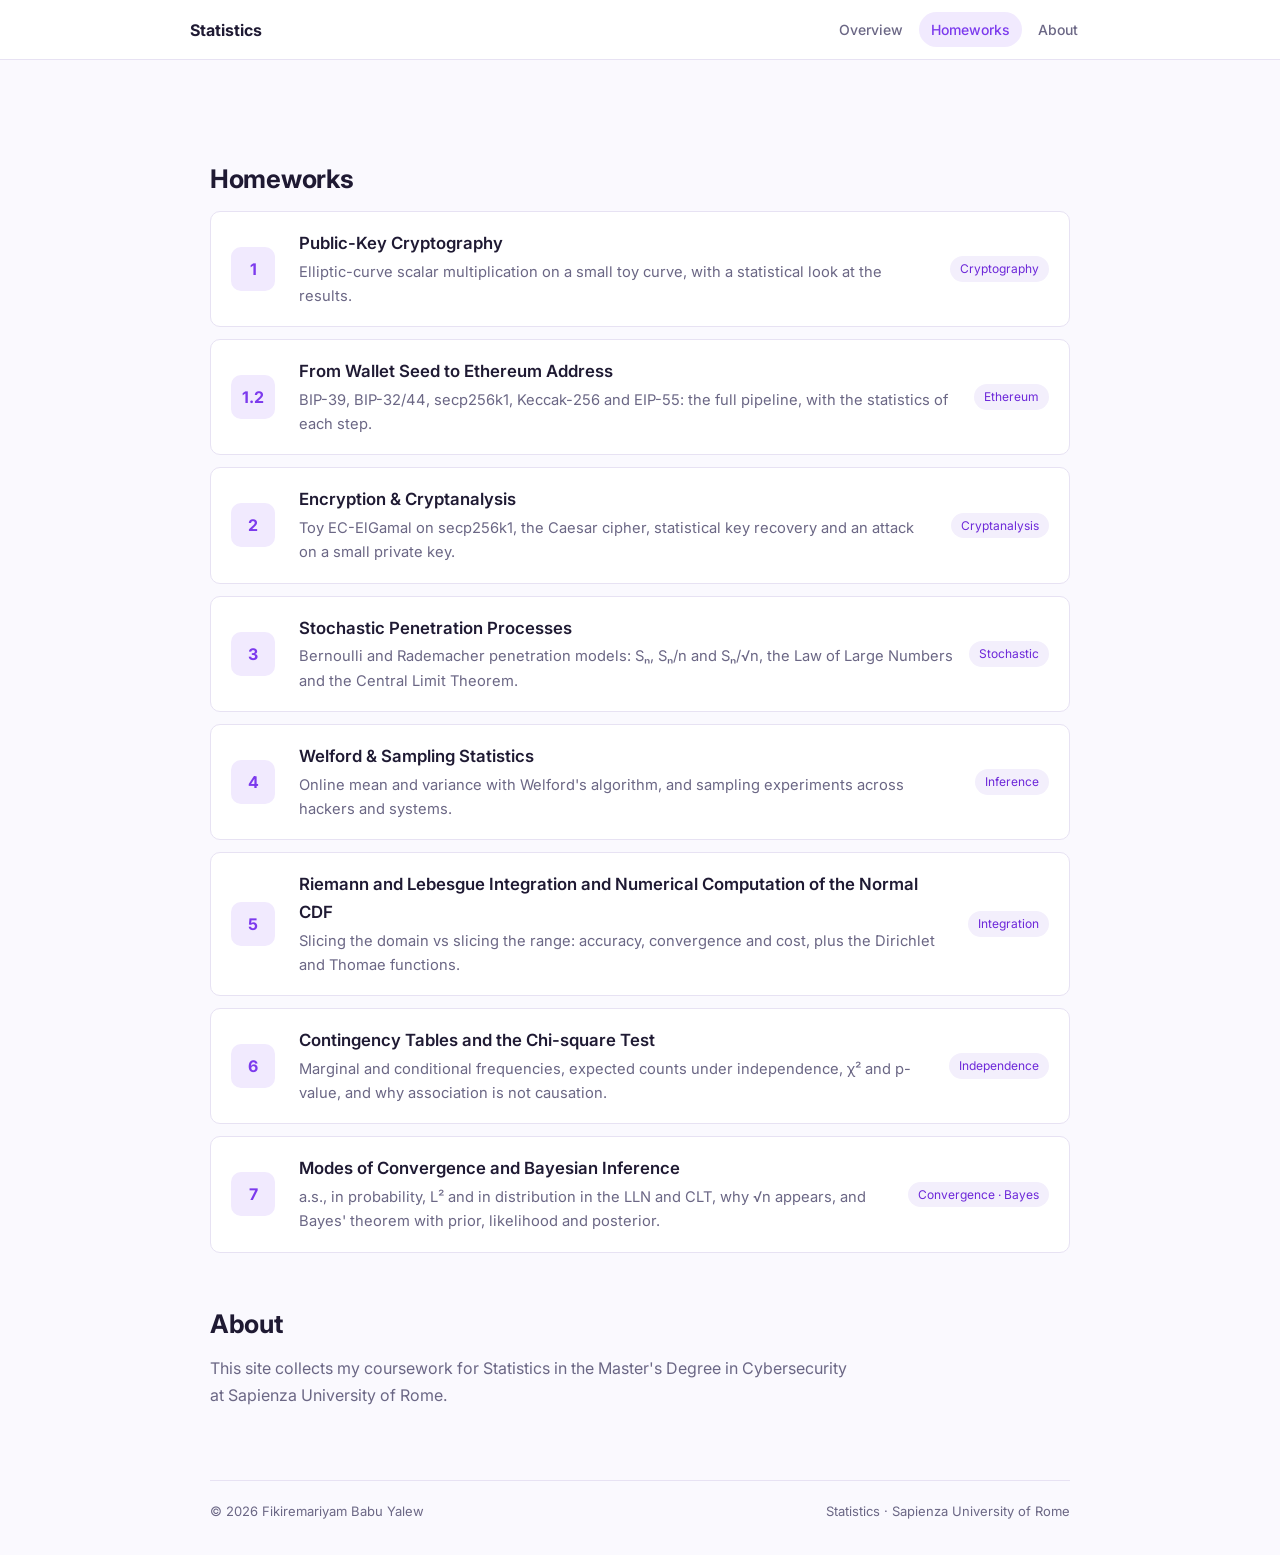
<file: index.html>
<!DOCTYPE html>
<html lang="en">
<head>
  <meta charset="UTF-8">
  <meta name="viewport" content="width=device-width, initial-scale=1.0">
  <title>Statistics  | Fikiremariyam Babu Yalew</title>
  <link rel="preconnect" href="https://fonts.googleapis.com">
  <link href="https://fonts.googleapis.com/css2?family=Fraunces:opsz,wght@9..144,500;9..144,700&family=Inter:wght@400;500;600&family=JetBrains+Mono:wght@400;600&display=swap" rel="stylesheet">
  <link rel="stylesheet" href="assets/css/theme.css">
</head>
<body>
  <div class="layout">

    <!-- SIDEBAR -->
    <aside class="sidebar">
      <a href="index.html" class="brand">
        <span class="brand-text">Statistics<br><small>Home works </small></span>
      </a>

      <nav class="side-nav" aria-label="Main navigation">
        <a href="#overview" class="active">Overview</a>
        <a href="#homeworks">Homeworks</a>
        <a href="#about">About</a>
      </nav>

      <div class="side-meta">
        <span class="meta-label">Student</span>
        <strong>Fikiremariyam Babu Yalew</strong>
        <span class="meta-label">Matricola</span>
        <strong>2299911</strong>
      </div>

      <button class="theme-toggle" type="button" aria-label="Toggle dark mode">
        <span class="icon-sun">☀</span><span class="icon-moon">☾</span>
      </button>
    </aside>

    <!-- MAIN -->
    <main class="content">

      <section id="homeworks" class="block">
        <header class="block-head">
          <span class="eyebrow">Index</span>
          <h2>Homeworks</h2>
        </header>

        <ol class="hw-list">
          <li>
            <a href="homeworks/hw1-ecc/index.html">
              <span class="hw-num">1</span>
              <span class="hw-body">
                <span class="hw-title">Public-Key Cryptography</span>
                <span class="hw-desc">Elliptic-curve scalar multiplication on a small toy curve, with a statistical look at the results.</span>
              </span>
              <span class="hw-tag">Cryptography</span>
            </a>
          </li>
          <li>
            <a href="homeworks/hw2-wallet/index.html">
              <span class="hw-num">1.2</span>
              <span class="hw-body">
                <span class="hw-title">From Wallet Seed to Ethereum Address</span>
                <span class="hw-desc">BIP-39, BIP-32/44, secp256k1, Keccak-256 and EIP-55: the full pipeline, with the statistics of each step.</span>
              </span>
              <span class="hw-tag">Ethereum</span>
            </a>
          </li>
          <li>
            <a href="homeworks/hw3-cryptanalysis/index.html">
              <span class="hw-num">2</span>
              <span class="hw-body">
                <span class="hw-title">Encryption &amp; Cryptanalysis</span>
                <span class="hw-desc">Toy EC-ElGamal on secp256k1, the Caesar cipher, statistical key recovery and an attack on a small private key.</span>
              </span>
              <span class="hw-tag">Cryptanalysis</span>
            </a>
          </li>
          <li>
            <a href="homeworks/hw4-stochastic/index.html">
              <span class="hw-num">3</span>
              <span class="hw-body">
                <span class="hw-title">Stochastic Penetration Processes</span>
                <span class="hw-desc">Bernoulli and Rademacher penetration models: Sₙ, Sₙ/n and Sₙ/√n, the Law of Large Numbers and the Central Limit Theorem.</span>
              </span>
              <span class="hw-tag">Stochastic</span>
            </a>
          </li>
          <li>
            <a href="homeworks/hw5-welford/index.html">
              <span class="hw-num">4</span>
              <span class="hw-body">
                <span class="hw-title">Welford &amp; Sampling Statistics</span>
                <span class="hw-desc">Online mean and variance with Welford's algorithm, and sampling experiments across hackers and systems.</span>
              </span>
              <span class="hw-tag">Inference</span>
            </a>
          </li>
          <li>
          <a href="homeworks/hw6-integration/index.html">
            <span class="hw-num">5</span>
            <span class="hw-body">
              <span class="hw-title">Riemann and Lebesgue Integration and  Numerical Computation of the Normal CDF</span>
              <span class="hw-desc">Slicing the domain vs slicing the range: accuracy, convergence and cost, plus the Dirichlet and Thomae functions.</span>
            </span>
            <span class="hw-tag">Integration</span>
            <span class="hw-arrow">→</span>
          </a>
        </li>
        <li>
  <a href="homeworks/hw7-chisquare/index.html">
    <span class="hw-num">6</span>
    <span class="hw-body">
      <span class="hw-title">Contingency Tables and the Chi-square Test</span>
      <span class="hw-desc">Marginal and conditional frequencies, expected counts under independence, χ² and p-value, and why association is not causation.</span>
    </span>
    <span class="hw-tag">Independence</span>
    <span class="hw-arrow">→</span>
  </a>
</li>
<li>
  <a href="homeworks/hw8-convergence-bayes/index.html">
    <span class="hw-num">7</span>
    <span class="hw-body">
      <span class="hw-title">Modes of Convergence and Bayesian Inference</span>
      <span class="hw-desc">a.s., in probability, L² and in distribution in the LLN and CLT, why √n appears, and Bayes' theorem with prior, likelihood and posterior.</span>
    </span>
    <span class="hw-tag">Convergence · Bayes</span>
    <span class="hw-arrow">→</span>
  </a>
</li>
        </ol>
      </section>

      <section id="about" class="block about">
        <header class="block-head">
          <span class="eyebrow">Colophon</span>
          <h2>About</h2>
        </header>
        <p>
          This site collects my coursework for Statistics in the Master's Degree in
          Cybersecurity at Sapienza University of Rome.
        </p>
      </section>

      <footer class="foot">
        <span>© <span data-year></span> Fikiremariyam Babu Yalew</span>
        <span>Statistics · Sapienza University of Rome</span>
      </footer>
    </main>
  </div>

  <script src="assets/js/main.js"></script>
</body>
</html>
</file>
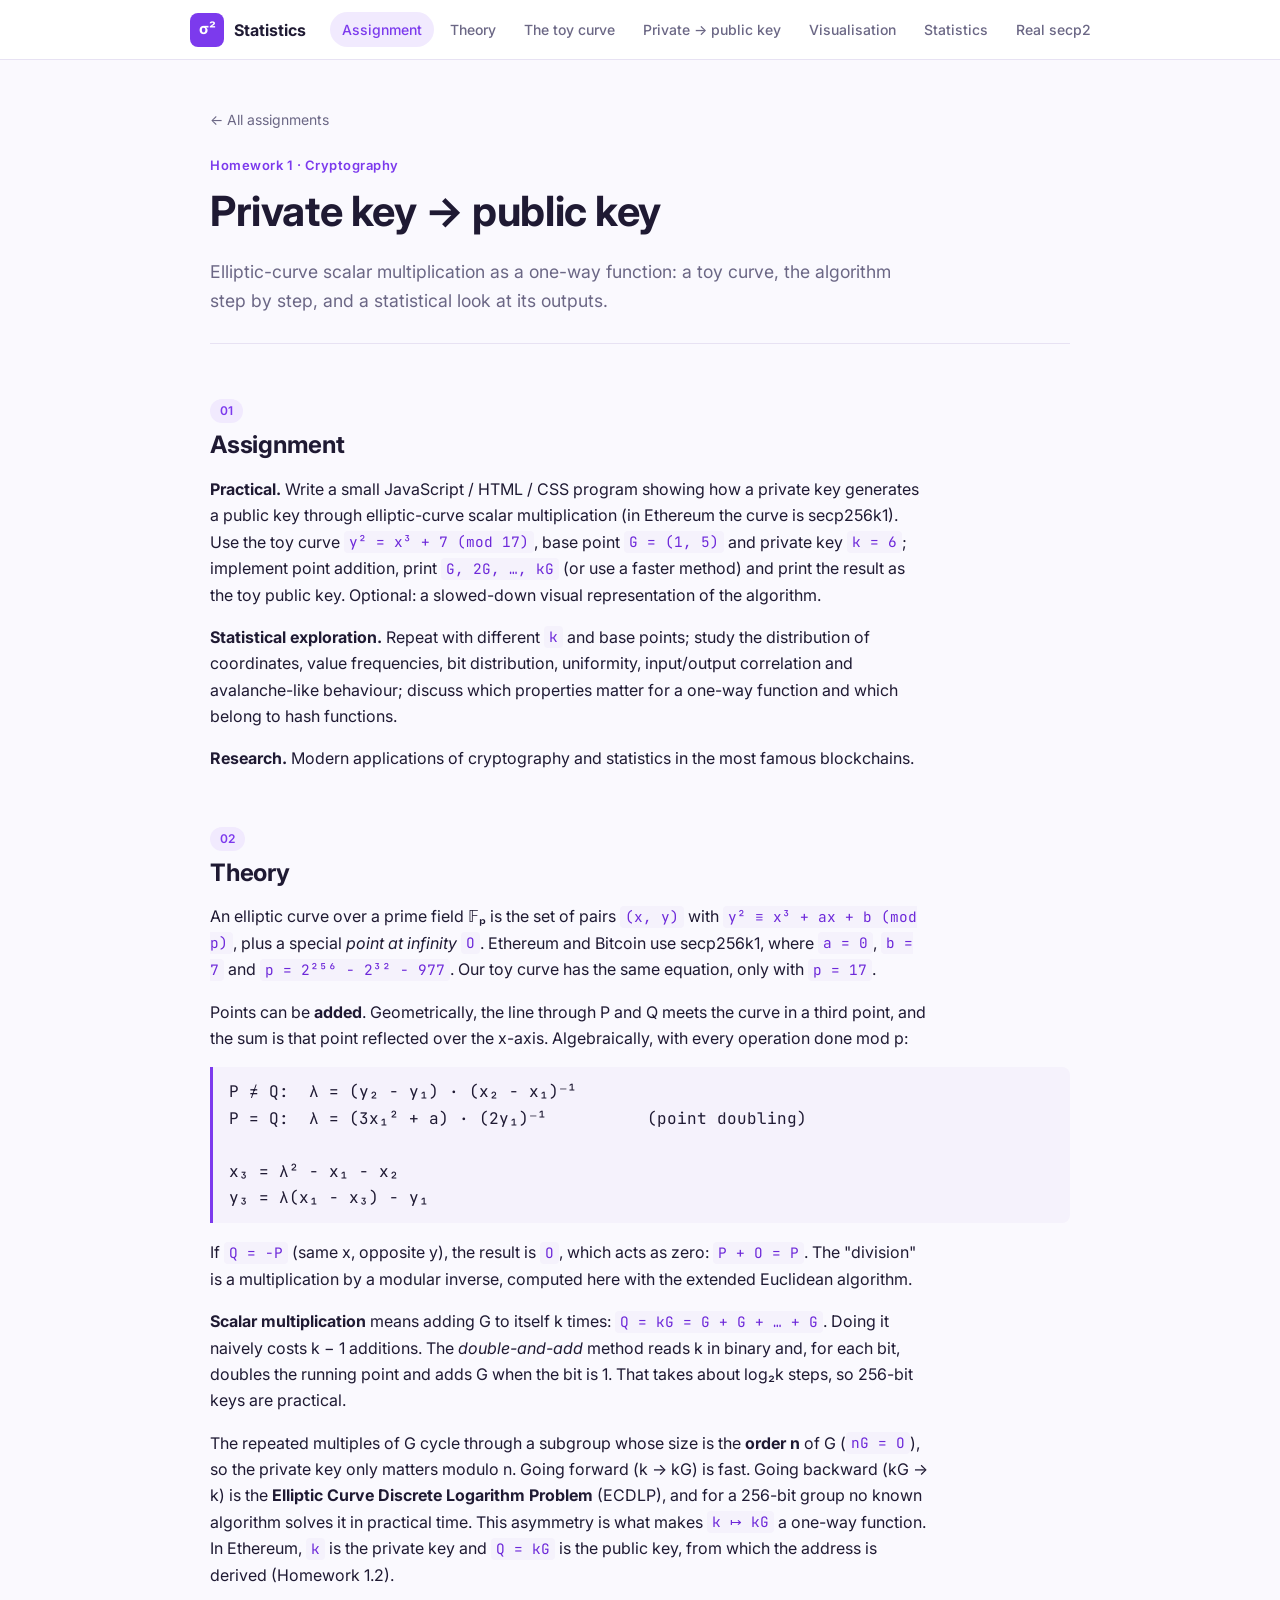
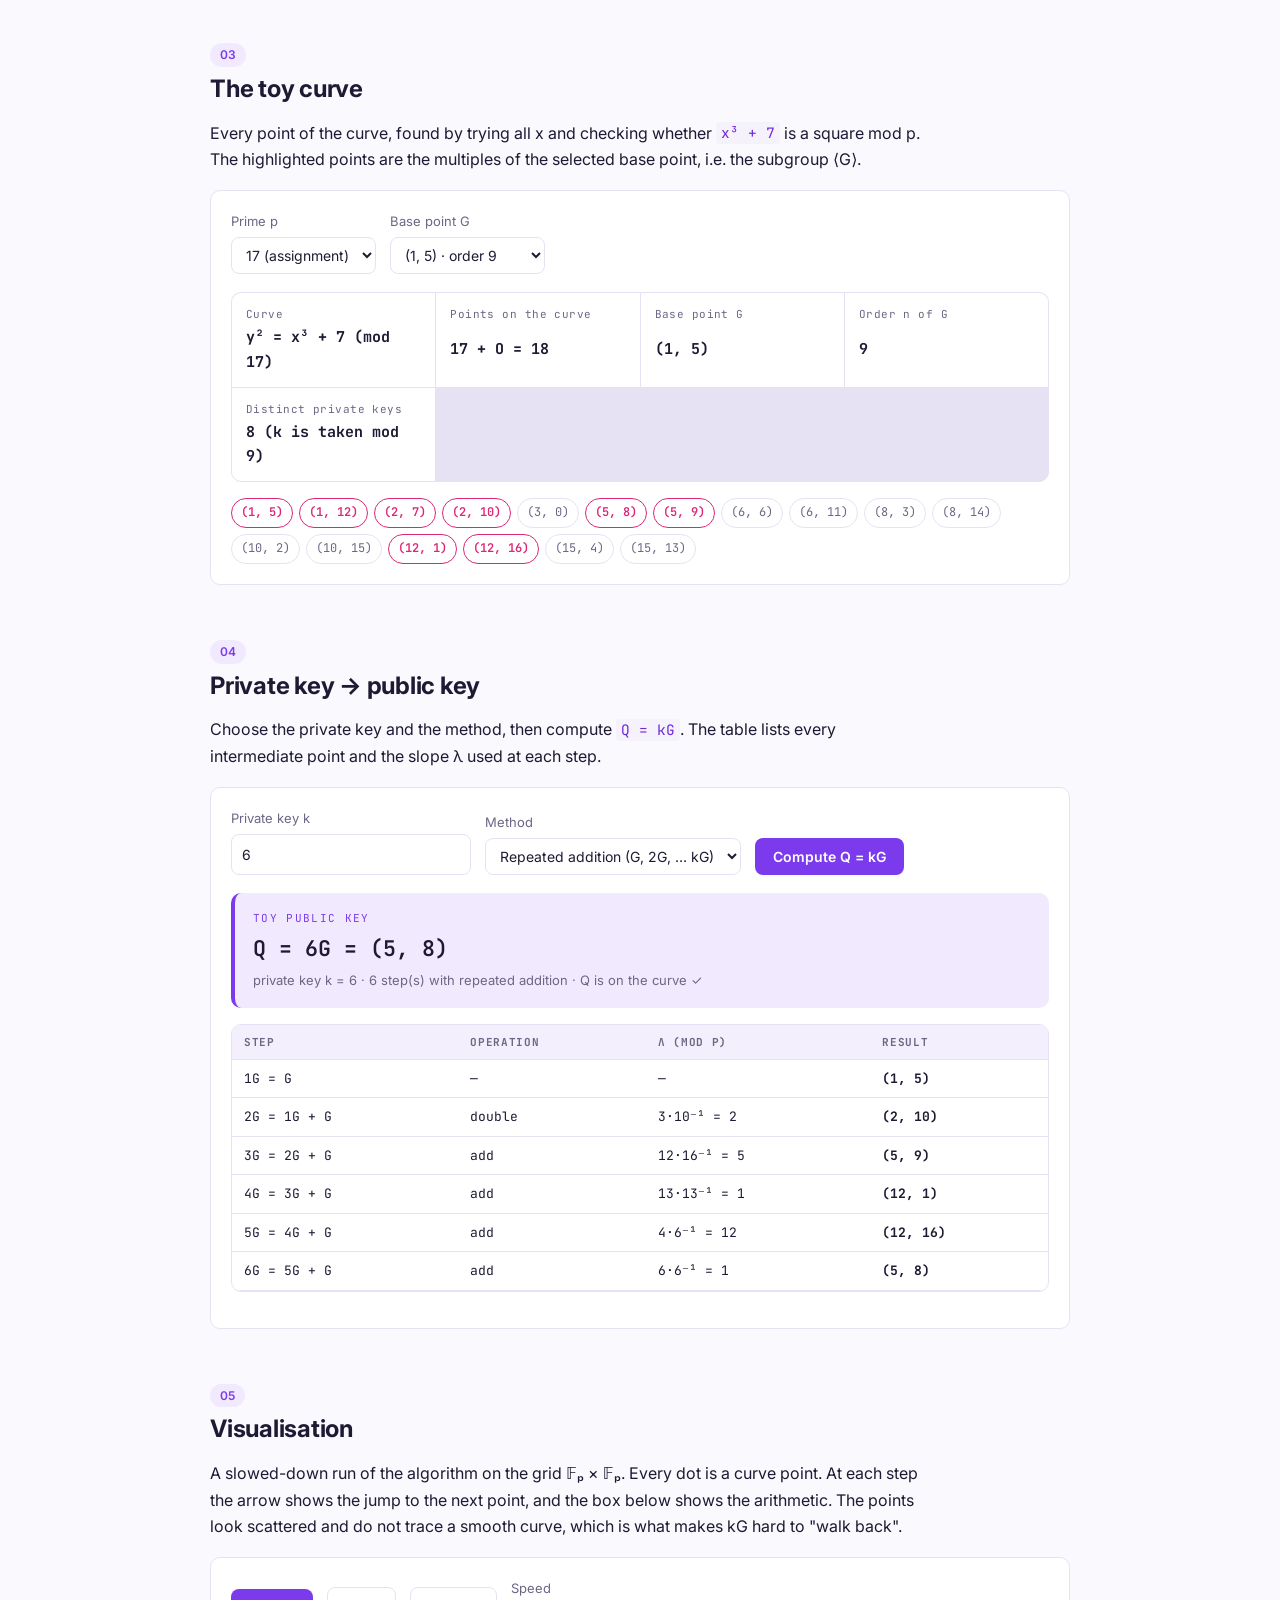
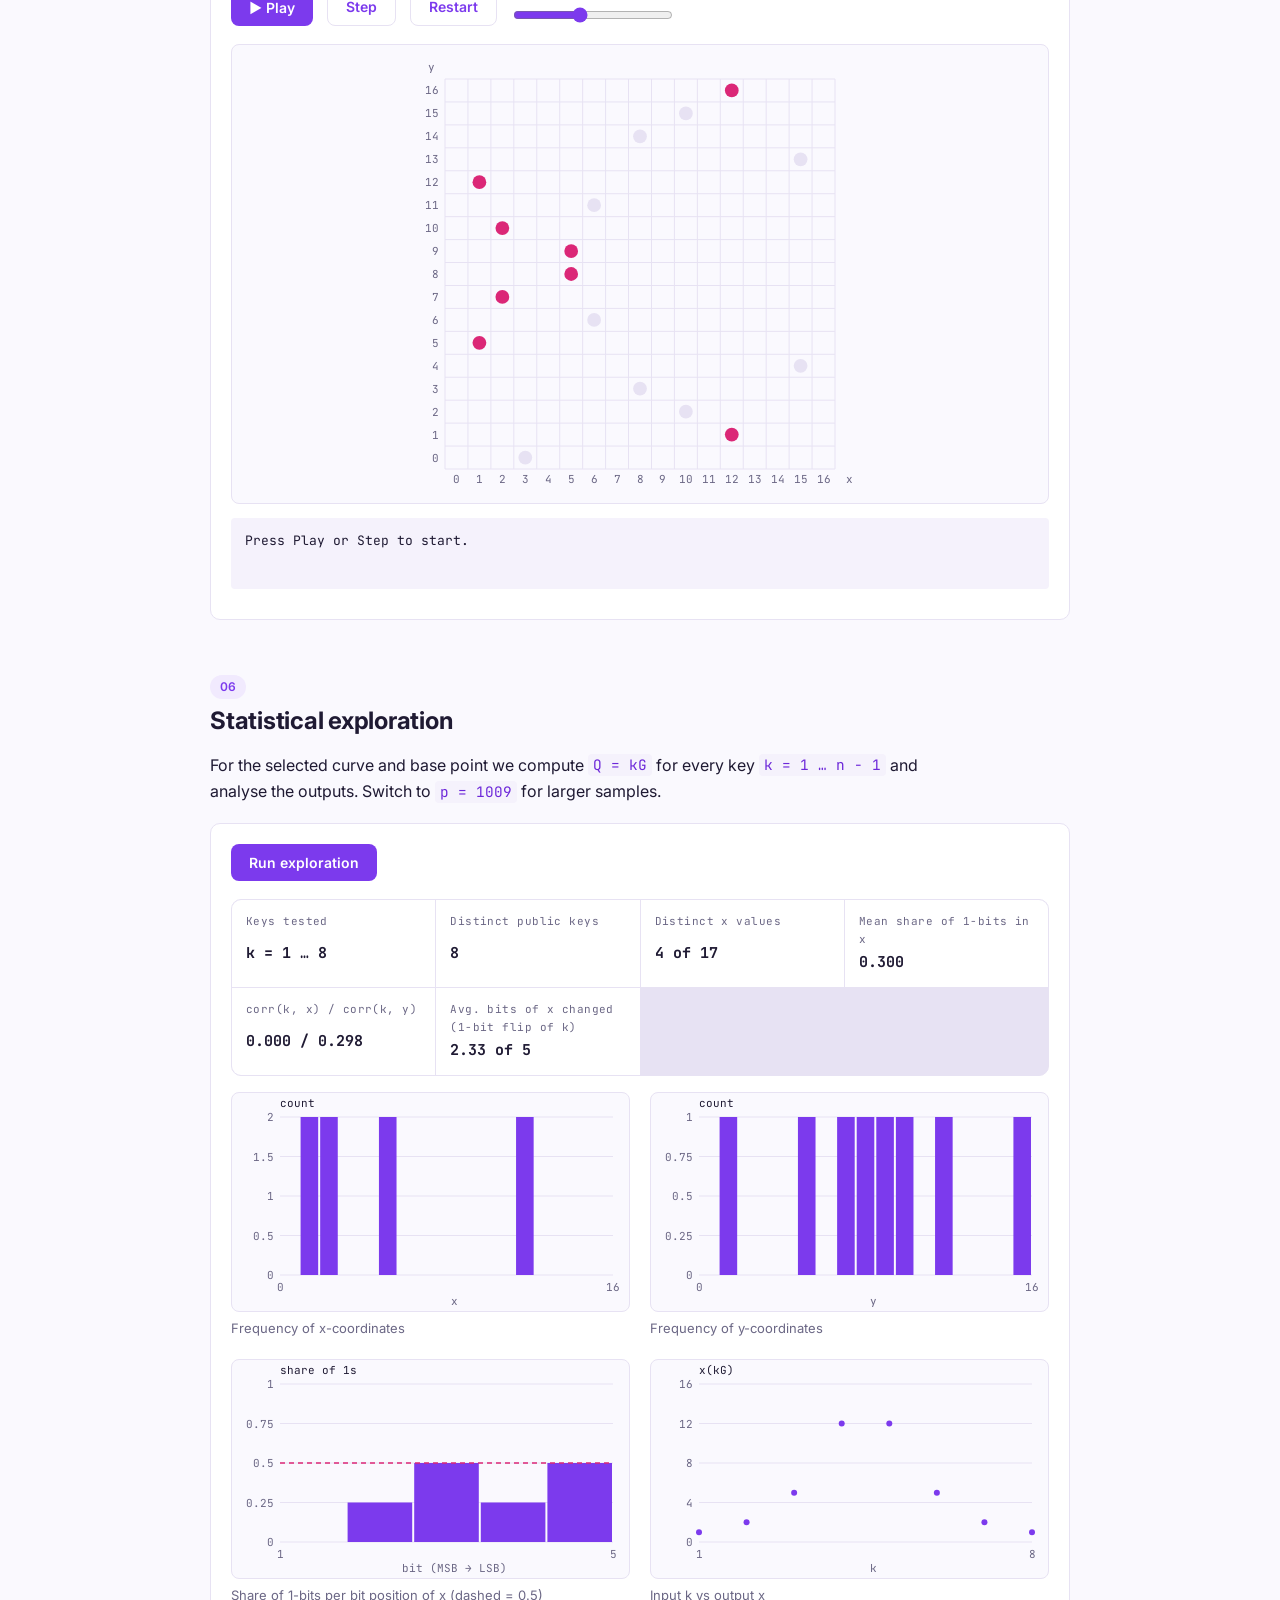
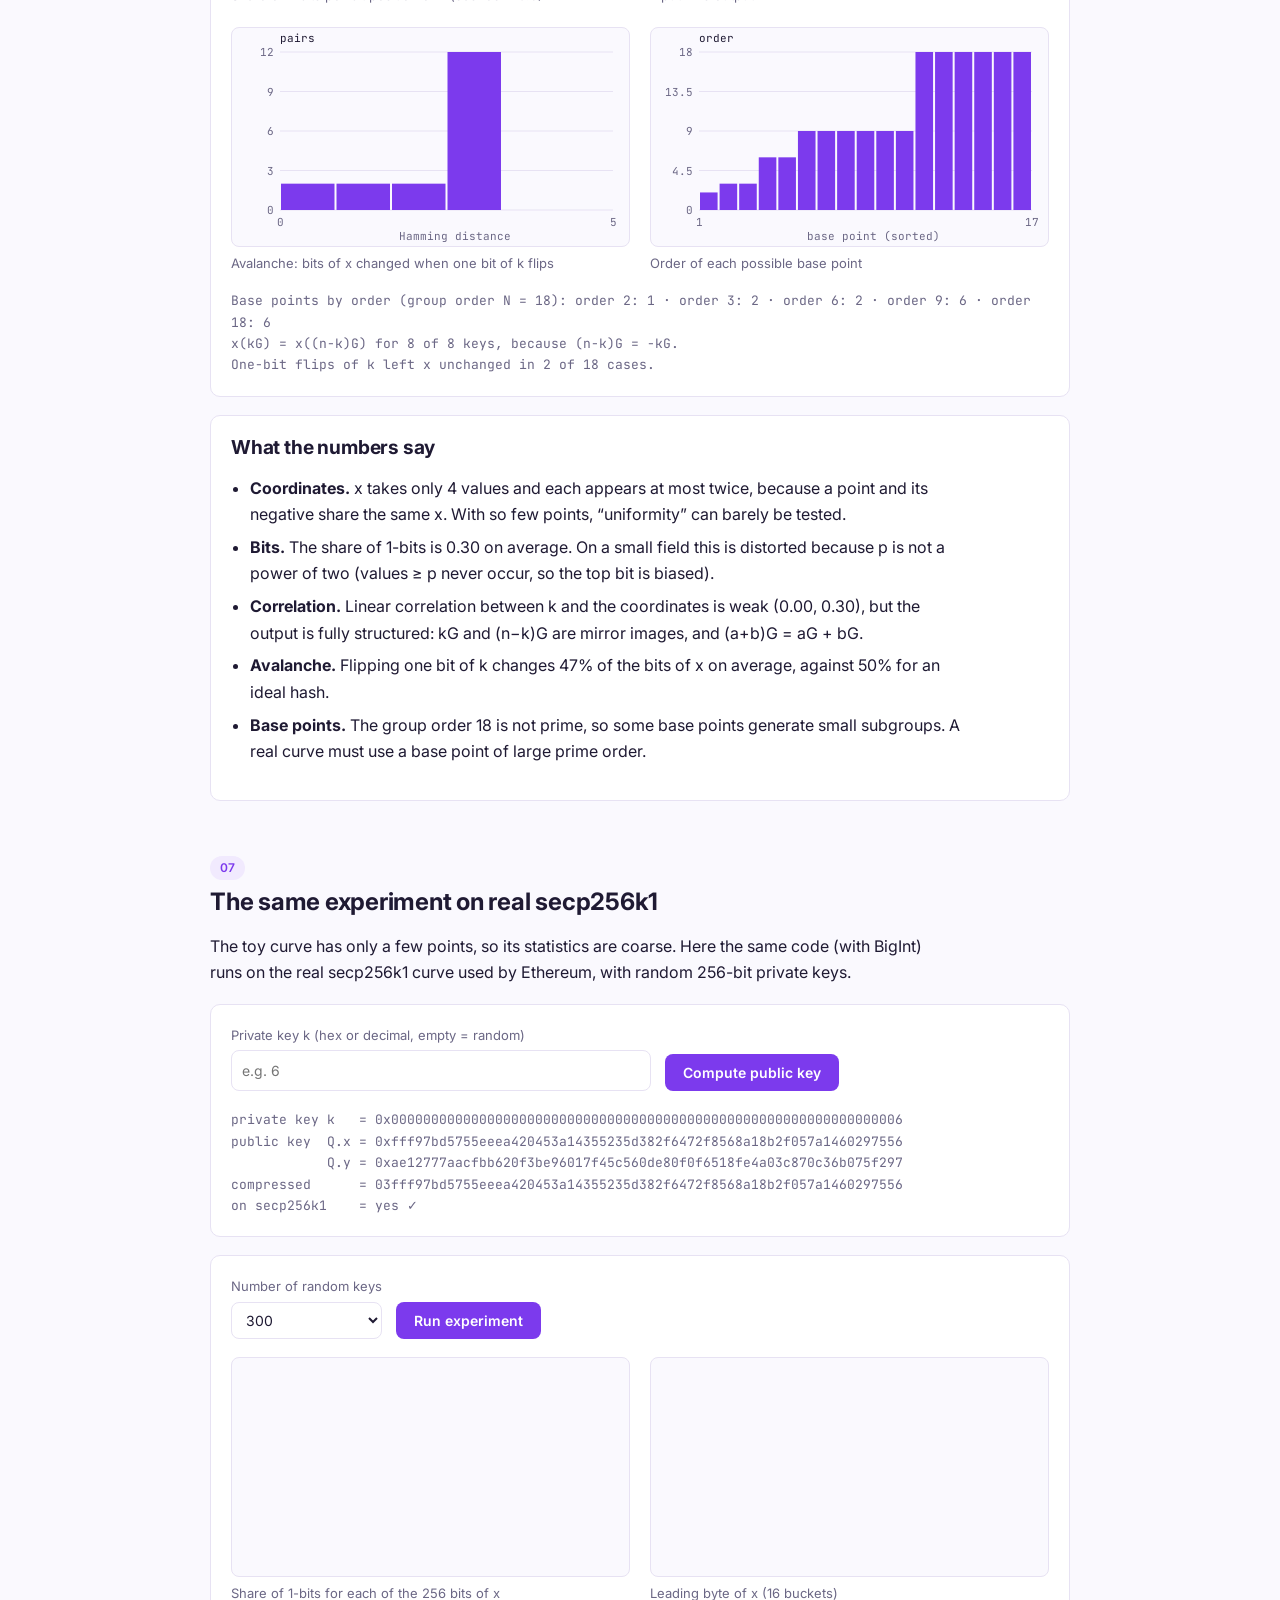
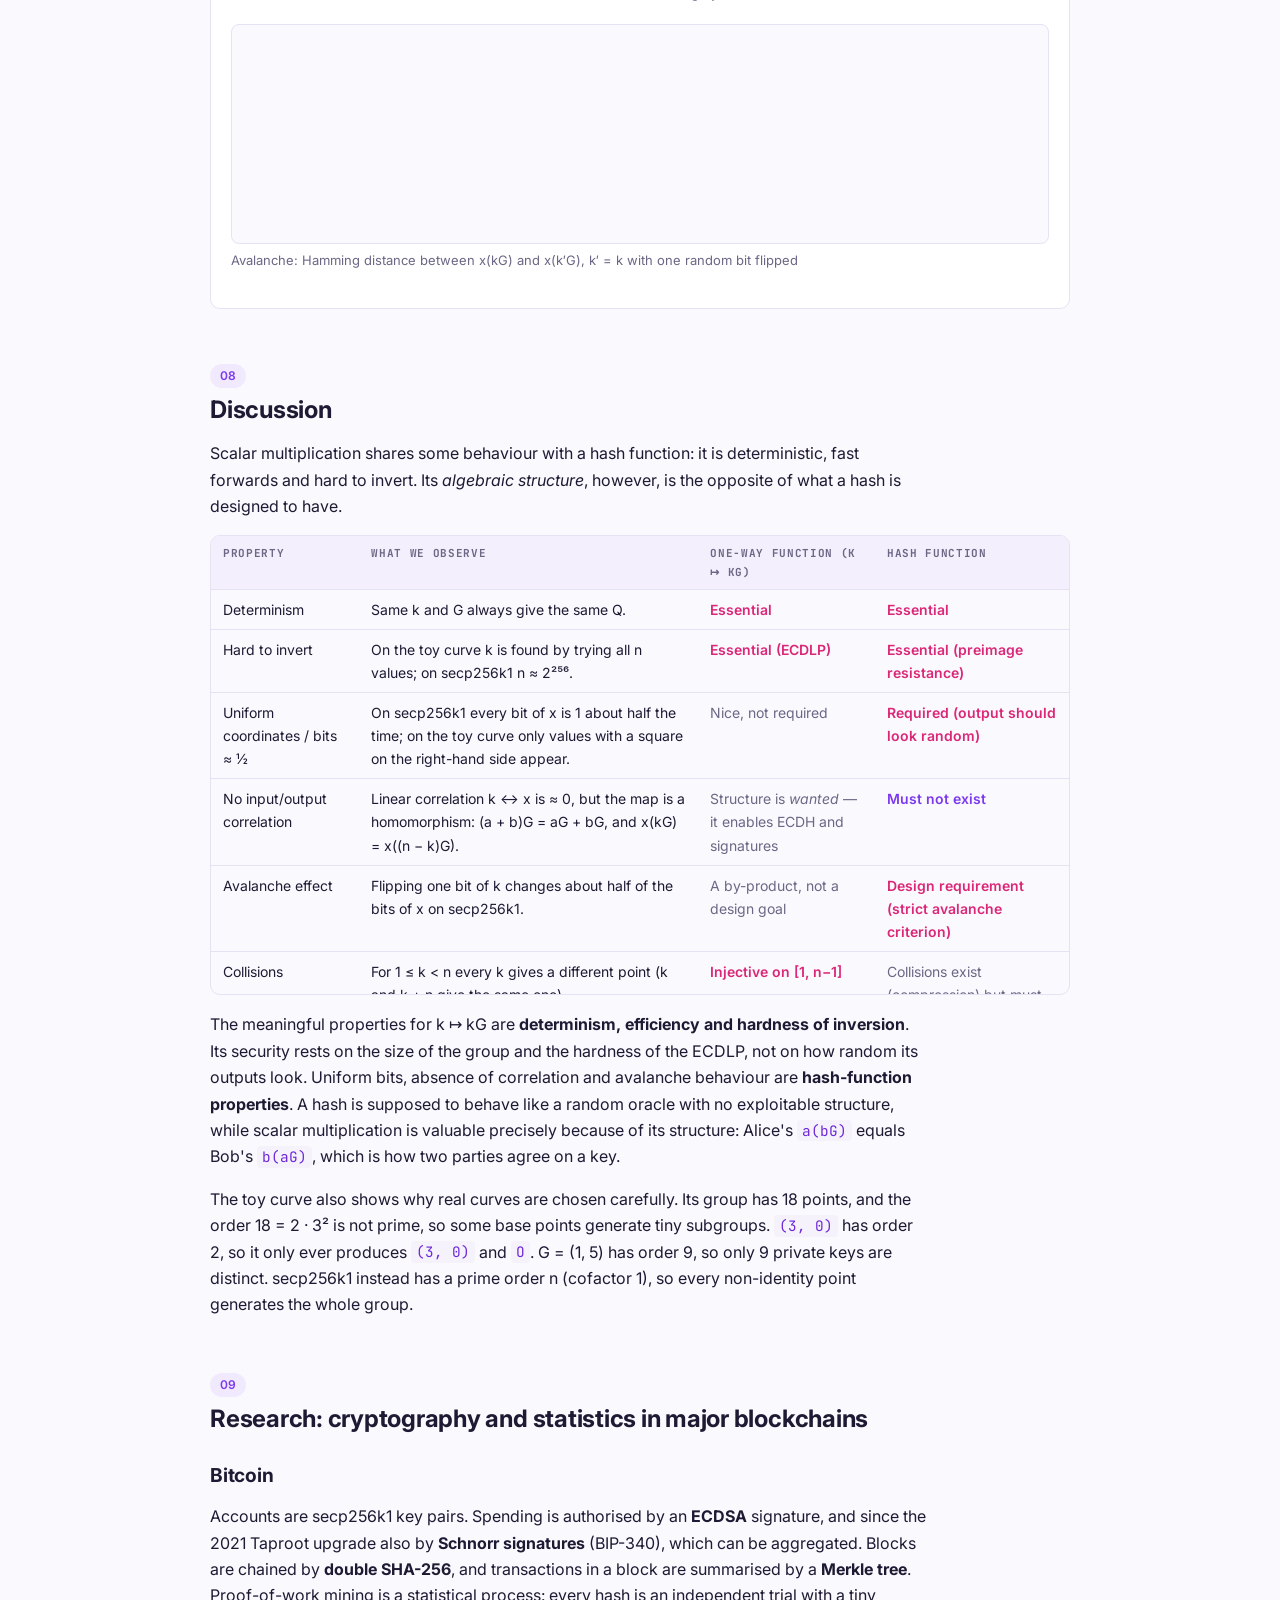
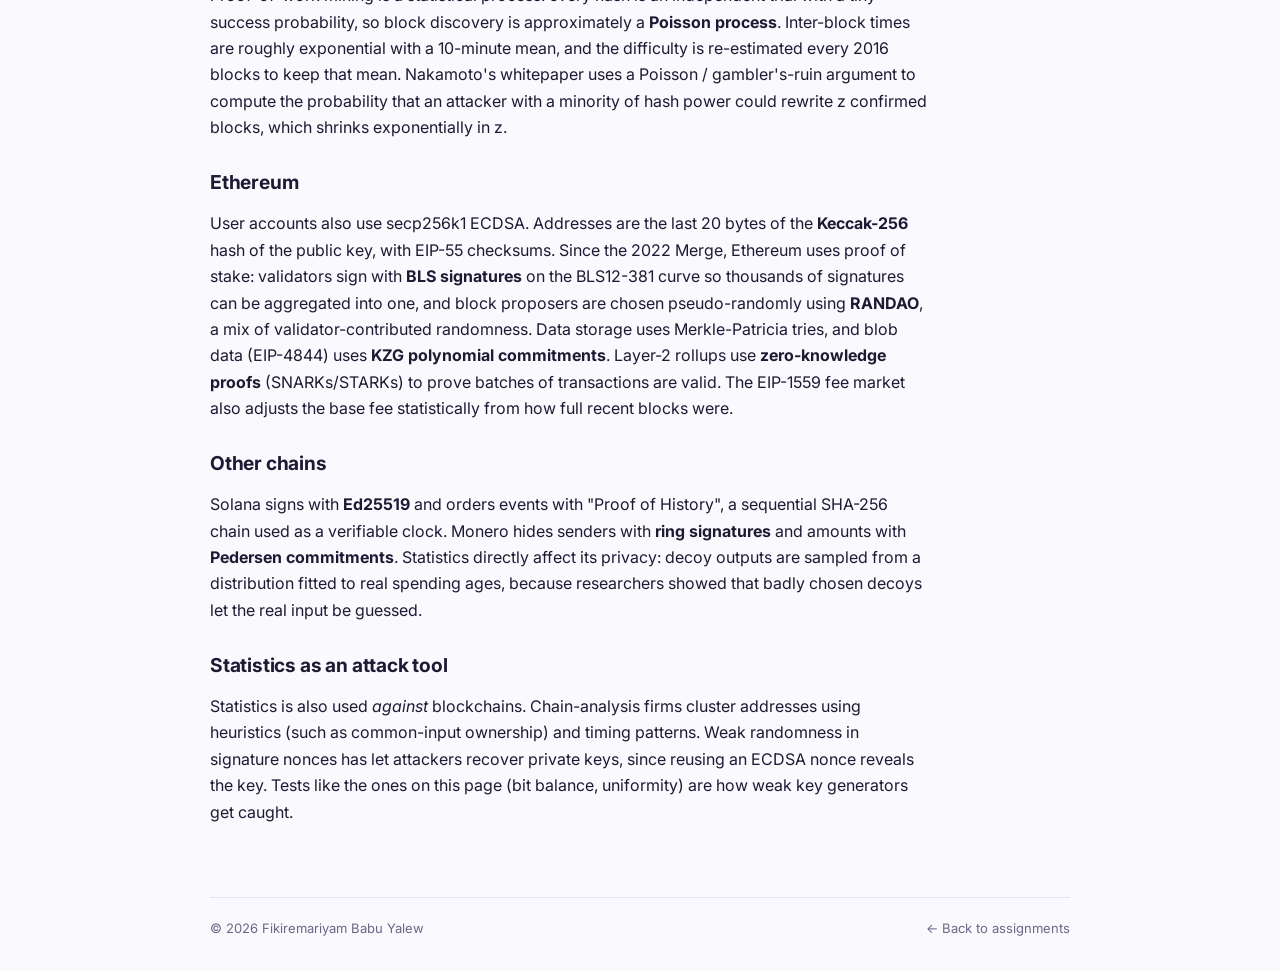
<file: homeworks/hw1-1-ecc/index.html>
<!DOCTYPE html>
<html lang="en">
<head>
  <meta charset="UTF-8">
  <meta name="viewport" content="width=device-width, initial-scale=1.0">
  <title>Homework 1 · Public-Key Cryptography | Statistics Notebook</title>
  <link rel="preconnect" href="https://fonts.googleapis.com">
  <link href="https://fonts.googleapis.com/css2?family=Fraunces:opsz,wght@9..144,500;9..144,700&family=Inter:wght@400;500;600&family=JetBrains+Mono:wght@400;600&display=swap" rel="stylesheet">
  <link rel="stylesheet" href="../../assets/css/theme.css">
  <link rel="stylesheet" href="style.css">
</head>
<body>
  <div class="layout">

    <aside class="sidebar">
      <a href="../../index.html" class="brand">
        <span class="brand-mark">σ²</span>
        <span class="brand-text">Statistics<br><small>Notebook</small></span>
      </a>
      <nav class="side-nav" aria-label="Homework sections">
        <a href="#assignment">Assignment</a>
        <a href="#theory">Theory</a>
        <a href="#curve">The toy curve</a>
        <a href="#compute">Private → public key</a>
        <a href="#visual">Visualisation</a>
        <a href="#stats">Statistics</a>
        <a href="#secp">Real secp256k1</a>
        <a href="#discussion">Discussion</a>
        <a href="#research">Research</a>
      </nav>
      <div class="side-meta">
        <span class="meta-label">Homework</span>
        <strong>1 · Cryptography</strong>
        <span class="meta-label">Student</span>
        <strong>Fikiremariyam Babu Yalew</strong>
      </div>
      <button class="theme-toggle" type="button" aria-label="Toggle dark mode">
        <span class="icon-sun">☀</span><span class="icon-moon">☾</span>
      </button>
    </aside>

    <main class="content">

      <header class="hw-header">
        <a href="../../index.html#assignments" class="back">← All assignments</a>
        <p class="eyebrow">Homework 1 · Cryptography</p>
        <h1>Private key → public key</h1>
        <p class="lead">Elliptic-curve scalar multiplication as a one-way function: a toy curve, the algorithm step by step, and a statistical look at its outputs.</p>
      </header>

      <!-- 01 ASSIGNMENT -->
      <section id="assignment" class="part">
        <span class="part-num">01</span>
        <div>
          <h2>Assignment</h2>
          <p><strong>Practical.</strong> Write a small JavaScript / HTML / CSS program showing how a private key generates a public key through elliptic-curve scalar multiplication (in Ethereum the curve is secp256k1). Use the toy curve <code>y² = x³ + 7 (mod 17)</code>, base point <code>G = (1, 5)</code> and private key <code>k = 6</code>; implement point addition, print <code>G, 2G, …, kG</code> (or use a faster method) and print the result as the toy public key. Optional: a slowed-down visual representation of the algorithm.</p>
          <p><strong>Statistical exploration.</strong> Repeat with different <code>k</code> and base points; study the distribution of coordinates, value frequencies, bit distribution, uniformity, input/output correlation and avalanche-like behaviour; discuss which properties matter for a one-way function and which belong to hash functions.</p>
          <p><strong>Research.</strong> Modern applications of cryptography and statistics in the most famous blockchains.</p>
        </div>
      </section>

      <!-- 02 THEORY -->
      <section id="theory" class="part">
        <span class="part-num">02</span>
        <div>
          <h2>Theory</h2>
          <p>An elliptic curve over a prime field 𝔽ₚ is the set of pairs <code>(x, y)</code> with <code>y² ≡ x³ + ax + b (mod p)</code>, plus a special <em>point at infinity</em> <code>O</code>. Ethereum and Bitcoin use secp256k1, where <code>a = 0</code>, <code>b = 7</code> and <code>p = 2²⁵⁶ − 2³² − 977</code>. Our toy curve has the same equation, only with <code>p = 17</code>.</p>
          <p>Points can be <strong>added</strong>. Geometrically, the line through P and Q meets the curve in a third point, and the sum is that point reflected over the x-axis. Algebraically, with every operation done mod p:</p>
          <div class="formula">P ≠ Q:  λ = (y₂ − y₁) · (x₂ − x₁)⁻¹
P = Q:  λ = (3x₁² + a) · (2y₁)⁻¹          (point doubling)

x₃ = λ² − x₁ − x₂
y₃ = λ(x₁ − x₃) − y₁</div>
          <p>If <code>Q = −P</code> (same x, opposite y), the result is <code>O</code>, which acts as zero: <code>P + O = P</code>. The "division" is a multiplication by a modular inverse, computed here with the extended Euclidean algorithm.</p>
          <p><strong>Scalar multiplication</strong> means adding G to itself k times: <code>Q = kG = G + G + … + G</code>. Doing it naively costs k − 1 additions. The <em>double-and-add</em> method reads k in binary and, for each bit, doubles the running point and adds G when the bit is 1. That takes about log₂k steps, so 256-bit keys are practical.</p>
          <p>The repeated multiples of G cycle through a subgroup whose size is the <strong>order n</strong> of G (<code>nG = O</code>), so the private key only matters modulo n. Going forward (k → kG) is fast. Going backward (kG → k) is the <strong>Elliptic Curve Discrete Logarithm Problem</strong> (ECDLP), and for a 256-bit group no known algorithm solves it in practical time. This asymmetry is what makes <code>k ↦ kG</code> a one-way function. In Ethereum, <code>k</code> is the private key and <code>Q = kG</code> is the public key, from which the address is derived (Homework 1.2).</p>
        </div>
      </section>

      <!-- 03 CURVE -->
      <section id="curve" class="part">
        <span class="part-num">03</span>
        <div>
          <h2>The toy curve</h2>
          <p>Every point of the curve, found by trying all x and checking whether <code>x³ + 7</code> is a square mod p. The highlighted points are the multiples of the selected base point, i.e. the subgroup ⟨G⟩.</p>
          <div class="panel">
            <div class="controls">
              <label>Prime p
                <select id="prime">
                  <option value="17" selected>17 (assignment)</option>
                  <option value="97">97</option>
                  <option value="389">389</option>
                  <option value="1009">1009</option>
                </select>
              </label>
              <label>Base point G
                <select id="base"></select>
              </label>
            </div>
            <div class="facts" id="curve-facts"></div>
            <div class="point-chips" id="point-list"></div>
          </div>
        </div>
      </section>

      <!-- 04 COMPUTE -->
      <section id="compute" class="part">
        <span class="part-num">04</span>
        <div>
          <h2>Private key → public key</h2>
          <p>Choose the private key and the method, then compute <code>Q = kG</code>. The table lists every intermediate point and the slope λ used at each step.</p>
          <div class="panel">
            <div class="controls">
              <label>Private key k
                <input id="k" type="number" value="6" min="1" step="1">
              </label>
              <label>Method
                <select id="method">
                  <option value="repeated">Repeated addition (G, 2G, … kG)</option>
                  <option value="double-add">Double-and-add (fast)</option>
                </select>
              </label>
              <button class="btn" id="compute-btn" type="button">Compute Q = kG</button>
            </div>
            <div class="pubkey" id="pubkey"></div>
            <div class="table-wrap"><table class="steps" id="steps-table"></table></div>
          </div>
        </div>
      </section>

      <!-- 05 VISUAL -->
      <section id="visual" class="part">
        <span class="part-num">05</span>
        <div>
          <h2>Visualisation</h2>
          <p>A slowed-down run of the algorithm on the grid 𝔽ₚ × 𝔽ₚ. Every dot is a curve point. At each step the arrow shows the jump to the next point, and the box below shows the arithmetic. The points look scattered and do not trace a smooth curve, which is what makes kG hard to "walk back".</p>
          <div class="panel">
            <div class="controls">
              <button class="btn" id="play" type="button">▶ Play</button>
              <button class="btn ghost" id="step" type="button">Step</button>
              <button class="btn ghost" id="restart" type="button">Restart</button>
              <label>Speed
                <input id="speed" type="range" min="150" max="2000" value="900" step="50">
              </label>
            </div>
            <canvas id="grid" class="chart grid-canvas" aria-label="Animated scalar multiplication on the curve"></canvas>
            <div class="caption" id="caption">Press Play or Step to start.</div>
            <div class="bits" id="bits"></div>
          </div>
        </div>
      </section>

      <!-- 06 STATS -->
      <section id="stats" class="part">
        <span class="part-num">06</span>
        <div>
          <h2>Statistical exploration</h2>
          <p>For the selected curve and base point we compute <code>Q = kG</code> for every key <code>k = 1 … n − 1</code> and analyse the outputs. Switch to <code>p = 1009</code> for larger samples.</p>
          <div class="panel">
            <div class="controls">
              <button class="btn" id="stats-btn" type="button">Run exploration</button>
            </div>
            <div class="facts" id="stats-facts"></div>
            <div class="chart-grid">
              <figure><canvas id="c-x" class="chart small"></canvas><figcaption>Frequency of x-coordinates</figcaption></figure>
              <figure><canvas id="c-y" class="chart small"></canvas><figcaption>Frequency of y-coordinates</figcaption></figure>
              <figure><canvas id="c-bits" class="chart small"></canvas><figcaption>Share of 1-bits per bit position of x (dashed = 0.5)</figcaption></figure>
              <figure><canvas id="c-kx" class="chart small"></canvas><figcaption>Input k vs output x</figcaption></figure>
              <figure><canvas id="c-aval" class="chart small"></canvas><figcaption>Avalanche: bits of x changed when one bit of k flips</figcaption></figure>
              <figure><canvas id="c-bases" class="chart small"></canvas><figcaption>Order of each possible base point</figcaption></figure>
            </div>
            <div class="output" id="stats-out"></div>
          </div>
          <div class="panel note" id="stats-notes"></div>
        </div>
      </section>

      <!-- 07 SECP -->
      <section id="secp" class="part">
        <span class="part-num">07</span>
        <div>
          <h2>The same experiment on real secp256k1</h2>
          <p>The toy curve has only a few points, so its statistics are coarse. Here the same code (with BigInt) runs on the real secp256k1 curve used by Ethereum, with random 256-bit private keys.</p>
          <div class="panel">
            <div class="controls">
              <label>Private key k (hex or decimal, empty = random)
                <input id="secp-k" type="text" placeholder="e.g. 6" class="wide">
              </label>
              <button class="btn" id="secp-one" type="button">Compute public key</button>
            </div>
            <div class="output" id="secp-key"></div>
          </div>
          <div class="panel">
            <div class="controls">
              <label>Number of random keys
                <select id="secp-n">
                  <option>100</option><option selected>300</option><option>1000</option>
                </select>
              </label>
              <button class="btn" id="secp-run" type="button">Run experiment</button>
              <span class="progress" id="secp-progress"></span>
            </div>
            <div class="chart-grid">
              <figure><canvas id="s-bits" class="chart small"></canvas><figcaption>Share of 1-bits for each of the 256 bits of x</figcaption></figure>
              <figure><canvas id="s-byte" class="chart small"></canvas><figcaption>Leading byte of x (16 buckets)</figcaption></figure>
              <figure class="wide-fig"><canvas id="s-aval" class="chart small"></canvas><figcaption>Avalanche: Hamming distance between x(kG) and x(k′G), k′ = k with one random bit flipped</figcaption></figure>
            </div>
            <div class="output" id="secp-out"></div>
          </div>
        </div>
      </section>

      <!-- 08 DISCUSSION -->
      <section id="discussion" class="part">
        <span class="part-num">08</span>
        <div>
          <h2>Discussion</h2>
          <p>Scalar multiplication shares some behaviour with a hash function: it is deterministic, fast forwards and hard to invert. Its <em>algebraic structure</em>, however, is the opposite of what a hash is designed to have.</p>
          <div class="table-wrap">
            <table class="compare">
              <thead><tr><th>Property</th><th>What we observe</th><th>One-way function (k ↦ kG)</th><th>Hash function</th></tr></thead>
              <tbody>
                <tr><td>Determinism</td><td>Same k and G always give the same Q.</td><td class="yes">Essential</td><td class="yes">Essential</td></tr>
                <tr><td>Hard to invert</td><td>On the toy curve k is found by trying all n values; on secp256k1 n ≈ 2²⁵⁶.</td><td class="yes">Essential (ECDLP)</td><td class="yes">Essential (preimage resistance)</td></tr>
                <tr><td>Uniform coordinates / bits ≈ ½</td><td>On secp256k1 every bit of x is 1 about half the time; on the toy curve only values with a square on the right-hand side appear.</td><td class="maybe">Nice, not required</td><td class="yes">Required (output should look random)</td></tr>
                <tr><td>No input/output correlation</td><td>Linear correlation k ↔ x is ≈ 0, but the map is a homomorphism: (a + b)G = aG + bG, and x(kG) = x((n − k)G).</td><td class="maybe">Structure is <em>wanted</em> — it enables ECDH and signatures</td><td class="no">Must not exist</td></tr>
                <tr><td>Avalanche effect</td><td>Flipping one bit of k changes about half of the bits of x on secp256k1.</td><td class="maybe">A by-product, not a design goal</td><td class="yes">Design requirement (strict avalanche criterion)</td></tr>
                <tr><td>Collisions</td><td>For 1 ≤ k &lt; n every k gives a different point (k and k + n give the same one).</td><td class="yes">Injective on [1, n−1]</td><td class="maybe">Collisions exist (compression) but must be hard to find</td></tr>
                <tr><td>Fixed-length, compressing output</td><td>Q is a point of the same size as the group, not a digest of arbitrary data.</td><td class="no">No</td><td class="yes">Yes</td></tr>
              </tbody>
            </table>
          </div>
          <p>The meaningful properties for k ↦ kG are <strong>determinism, efficiency and hardness of inversion</strong>. Its security rests on the size of the group and the hardness of the ECDLP, not on how random its outputs look. Uniform bits, absence of correlation and avalanche behaviour are <strong>hash-function properties</strong>. A hash is supposed to behave like a random oracle with no exploitable structure, while scalar multiplication is valuable precisely because of its structure: Alice's <code>a(bG)</code> equals Bob's <code>b(aG)</code>, which is how two parties agree on a key.</p>
          <p>The toy curve also shows why real curves are chosen carefully. Its group has 18 points, and the order 18 = 2 · 3² is not prime, so some base points generate tiny subgroups. <code>(3, 0)</code> has order 2, so it only ever produces <code>(3, 0)</code> and <code>O</code>. G = (1, 5) has order 9, so only 9 private keys are distinct. secp256k1 instead has a prime order n (cofactor 1), so every non-identity point generates the whole group.</p>
        </div>
      </section>

      <!-- 09 RESEARCH -->
      <section id="research" class="part">
        <span class="part-num">09</span>
        <div>
          <h2>Research: cryptography and statistics in major blockchains</h2>
          <h3>Bitcoin</h3>
          <p>Accounts are secp256k1 key pairs. Spending is authorised by an <strong>ECDSA</strong> signature, and since the 2021 Taproot upgrade also by <strong>Schnorr signatures</strong> (BIP-340), which can be aggregated. Blocks are chained by <strong>double SHA-256</strong>, and transactions in a block are summarised by a <strong>Merkle tree</strong>. Proof-of-work mining is a statistical process: every hash is an independent trial with a tiny success probability, so block discovery is approximately a <strong>Poisson process</strong>. Inter-block times are roughly exponential with a 10-minute mean, and the difficulty is re-estimated every 2016 blocks to keep that mean. Nakamoto's whitepaper uses a Poisson / gambler's-ruin argument to compute the probability that an attacker with a minority of hash power could rewrite z confirmed blocks, which shrinks exponentially in z.</p>
          <h3>Ethereum</h3>
          <p>User accounts also use secp256k1 ECDSA. Addresses are the last 20 bytes of the <strong>Keccak-256</strong> hash of the public key, with EIP-55 checksums. Since the 2022 Merge, Ethereum uses proof of stake: validators sign with <strong>BLS signatures</strong> on the BLS12-381 curve so thousands of signatures can be aggregated into one, and block proposers are chosen pseudo-randomly using <strong>RANDAO</strong>, a mix of validator-contributed randomness. Data storage uses Merkle-Patricia tries, and blob data (EIP-4844) uses <strong>KZG polynomial commitments</strong>. Layer-2 rollups use <strong>zero-knowledge proofs</strong> (SNARKs/STARKs) to prove batches of transactions are valid. The EIP-1559 fee market also adjusts the base fee statistically from how full recent blocks were.</p>
          <h3>Other chains</h3>
          <p>Solana signs with <strong>Ed25519</strong> and orders events with "Proof of History", a sequential SHA-256 chain used as a verifiable clock. Monero hides senders with <strong>ring signatures</strong> and amounts with <strong>Pedersen commitments</strong>. Statistics directly affect its privacy: decoy outputs are sampled from a distribution fitted to real spending ages, because researchers showed that badly chosen decoys let the real input be guessed.</p>
          <h3>Statistics as an attack tool</h3>
          <p>Statistics is also used <em>against</em> blockchains. Chain-analysis firms cluster addresses using heuristics (such as common-input ownership) and timing patterns. Weak randomness in signature nonces has let attackers recover private keys, since reusing an ECDSA nonce reveals the key. Tests like the ones on this page (bit balance, uniformity) are how weak key generators get caught.</p>
        </div>
      </section>

      <footer class="foot">
        <span>© <span data-year></span> Fikiremariyam Babu Yalew</span>
        <a href="../../index.html#assignments">← Back to assignments</a>
      </footer>
    </main>
  </div>

  <script src="../../assets/js/main.js"></script>
  <script src="../../assets/js/charts.js"></script>
  <script src="../../assets/js/ecc.js"></script>
  <script src="script.js"></script>
</body>
</html>
</file>
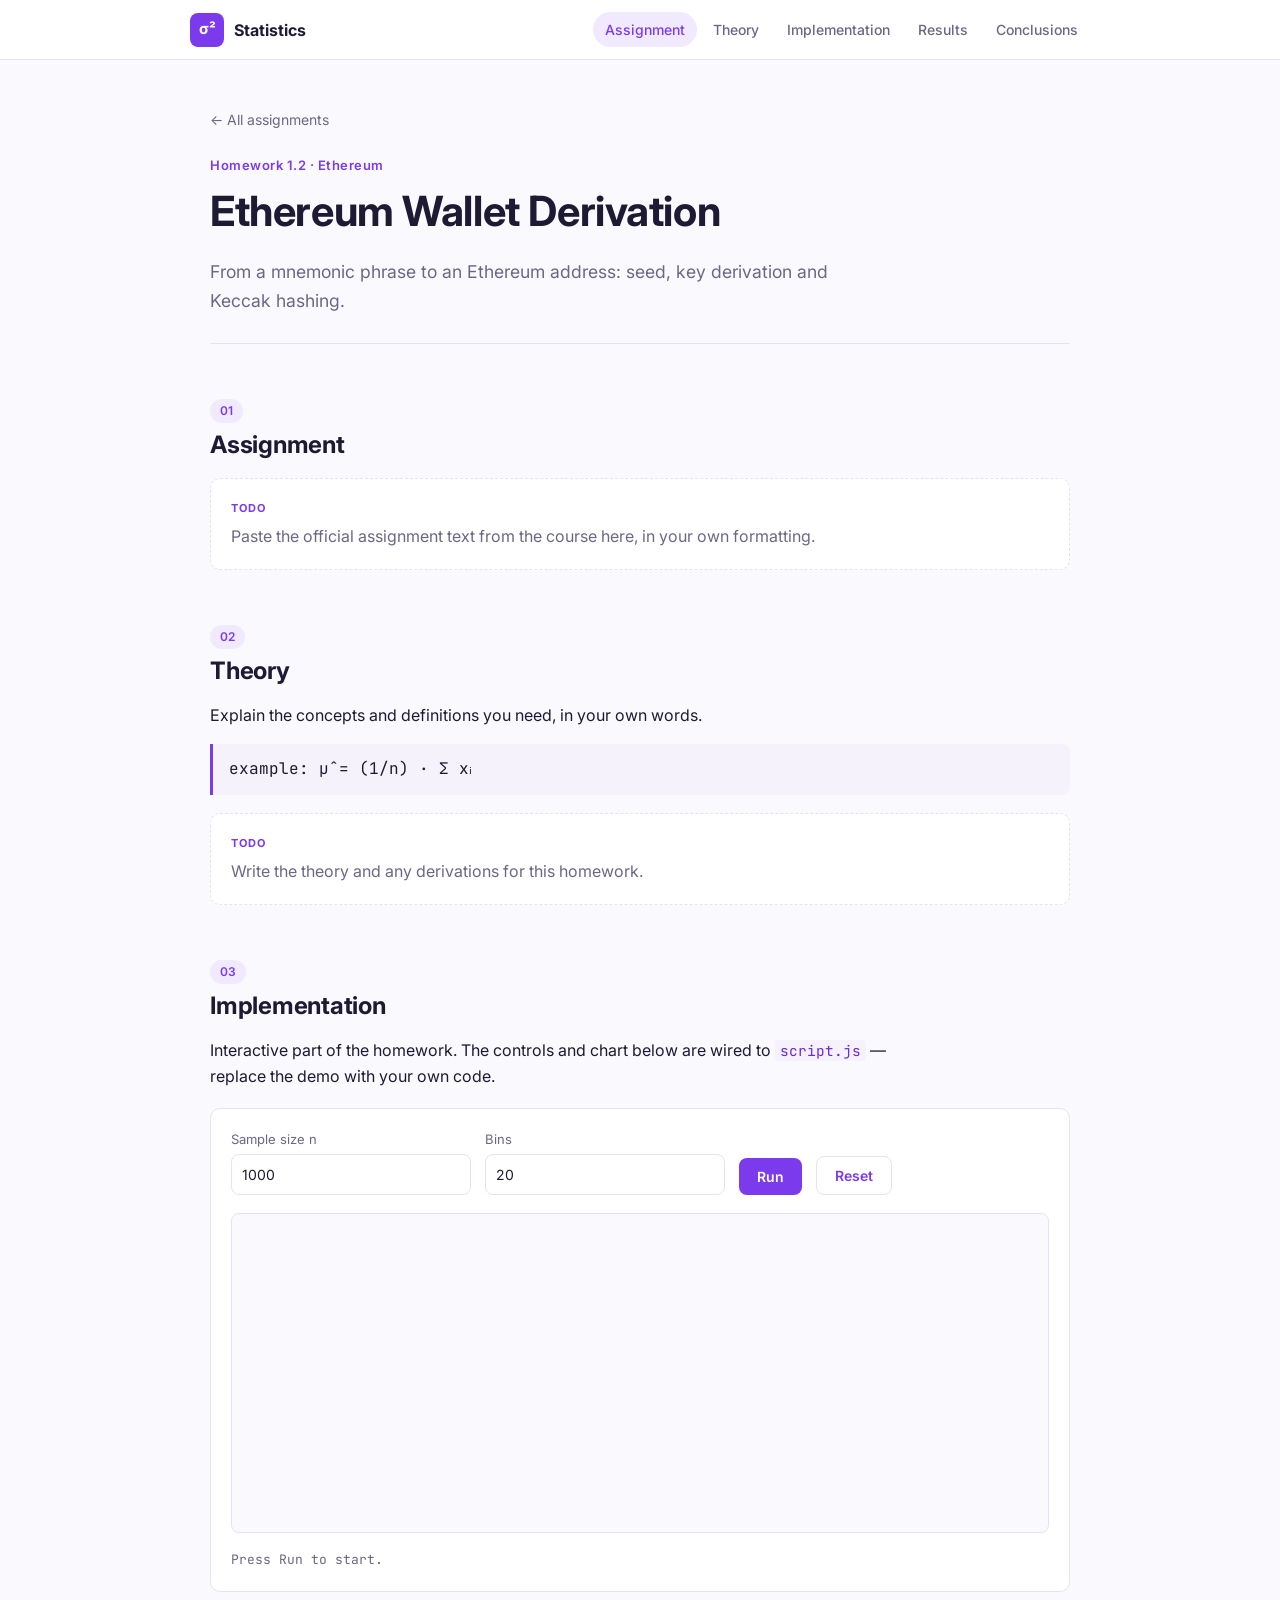
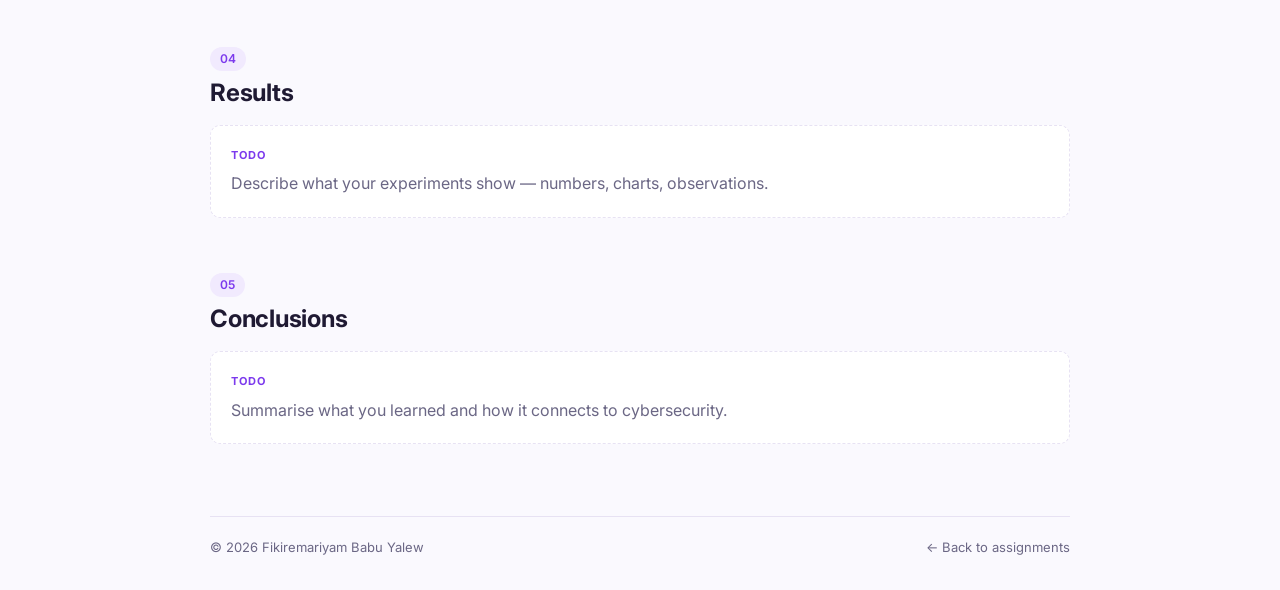
<file: homeworks/hw1-2-ethereum/index.html>
<!DOCTYPE html>
<html lang="en">
<head>
  <meta charset="UTF-8">
  <meta name="viewport" content="width=device-width, initial-scale=1.0">
  <title>Homework 1.2 · Ethereum Wallet Derivation | Statistics Notebook</title>
  <link rel="preconnect" href="https://fonts.googleapis.com">
  <link href="https://fonts.googleapis.com/css2?family=Fraunces:opsz,wght@9..144,500;9..144,700&family=Inter:wght@400;500;600&family=JetBrains+Mono:wght@400;600&display=swap" rel="stylesheet">
  <link rel="stylesheet" href="../../assets/css/theme.css">
  <link rel="stylesheet" href="style.css">
</head>
<body>
  <div class="layout">

    <aside class="sidebar">
      <a href="../../index.html" class="brand">
        <span class="brand-mark">σ²</span>
        <span class="brand-text">Statistics<br><small>Notebook</small></span>
      </a>
      <nav class="side-nav" aria-label="Homework sections">
        <a href="#assignment">Assignment</a>
        <a href="#theory">Theory</a>
        <a href="#implementation">Implementation</a>
        <a href="#results">Results</a>
        <a href="#conclusions">Conclusions</a>
      </nav>
      <div class="side-meta">
        <span class="meta-label">Homework</span>
        <strong>1.2 · Ethereum</strong>
        <span class="meta-label">Student</span>
        <strong>Fikiremariyam Babu Yalew</strong>
      </div>
      <button class="theme-toggle" type="button" aria-label="Toggle dark mode">
        <span class="icon-sun">☀</span><span class="icon-moon">☾</span>
      </button>
    </aside>

    <main class="content">

      <header class="hw-header">
        <a href="../../index.html#assignments" class="back">← All assignments</a>
        <p class="eyebrow">Homework 1.2 · Ethereum</p>
        <h1>Ethereum Wallet Derivation</h1>
        <p class="lead">From a mnemonic phrase to an Ethereum address: seed, key derivation and Keccak hashing.</p>
      </header>

      <section id="assignment" class="part">
        <span class="part-num">01</span>
        <div>
          <h2>Assignment</h2>
          <div class="panel todo">
            Paste the official assignment text from the course here, in your own formatting.
          </div>
        </div>
      </section>

      <section id="theory" class="part">
        <span class="part-num">02</span>
        <div>
          <h2>Theory</h2>
          <p>Explain the concepts and definitions you need, in your own words.</p>
          <div class="formula">example: μ̂ = (1/n) · Σ xᵢ</div>
          <div class="panel todo">Write the theory and any derivations for this homework.</div>
        </div>
      </section>

      <section id="implementation" class="part">
        <span class="part-num">03</span>
        <div>
          <h2>Implementation</h2>
          <p>Interactive part of the homework. The controls and chart below are wired to <code>script.js</code> — replace the demo with your own code.</p>
          <div class="panel">
            <div class="controls">
              <label>Sample size n
                <input id="n" type="number" value="1000" min="1" step="1">
              </label>
              <label>Bins
                <input id="bins" type="number" value="20" min="1" step="1">
              </label>
              <button class="btn" id="run" type="button">Run</button>
              <button class="btn ghost" id="reset" type="button">Reset</button>
            </div>
            <canvas class="chart" id="chart" aria-label="Simulation chart"></canvas>
            <div class="output" id="output">Press Run to start.</div>
          </div>
        </div>
      </section>

      <section id="results" class="part">
        <span class="part-num">04</span>
        <div>
          <h2>Results</h2>
          <div class="panel todo">Describe what your experiments show — numbers, charts, observations.</div>
        </div>
      </section>

      <section id="conclusions" class="part">
        <span class="part-num">05</span>
        <div>
          <h2>Conclusions</h2>
          <div class="panel todo">Summarise what you learned and how it connects to cybersecurity.</div>
        </div>
      </section>

      <footer class="foot">
        <span>© <span data-year></span> Fikiremariyam Babu Yalew</span>
        <a href="../../index.html#assignments">← Back to assignments</a>
      </footer>
    </main>
  </div>

  <script src="../../assets/js/main.js"></script>
  <script src="../../assets/js/charts.js"></script>
  <script src="script.js"></script>
</body>
</html>
</file>
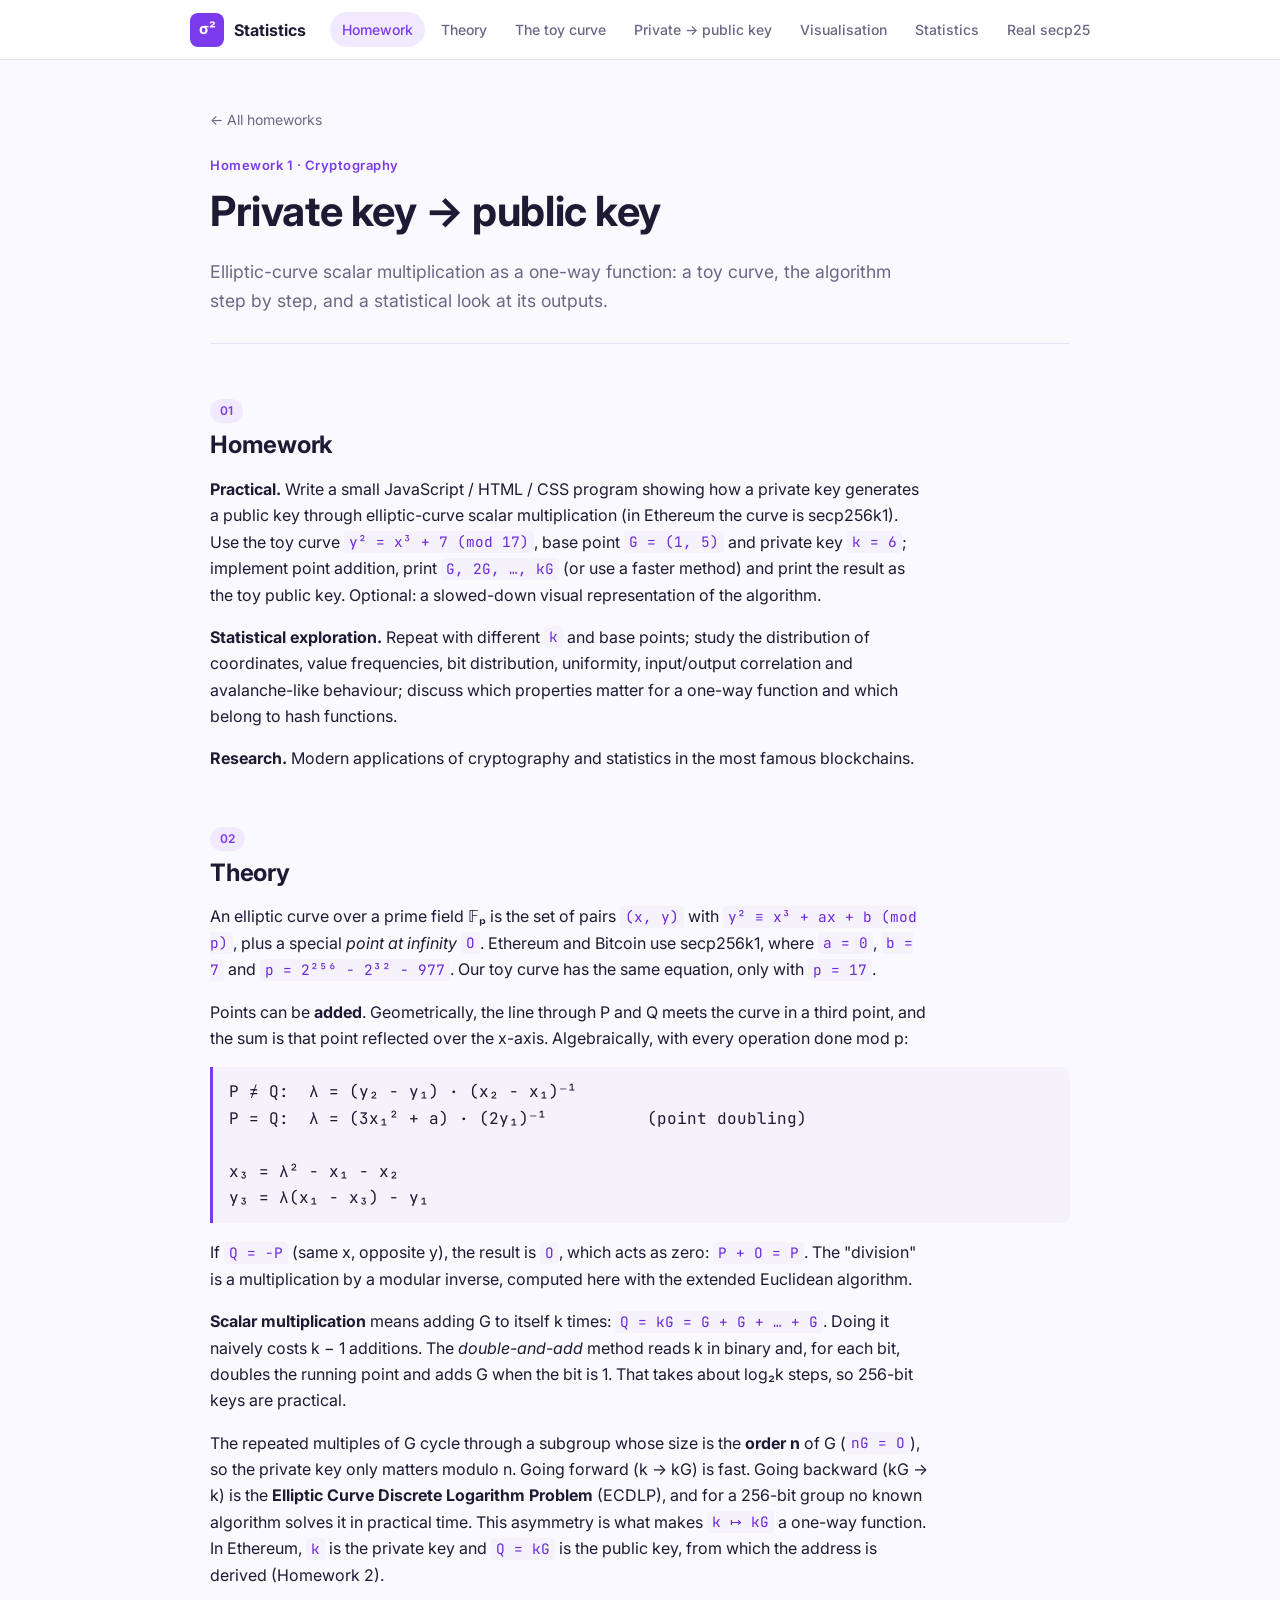
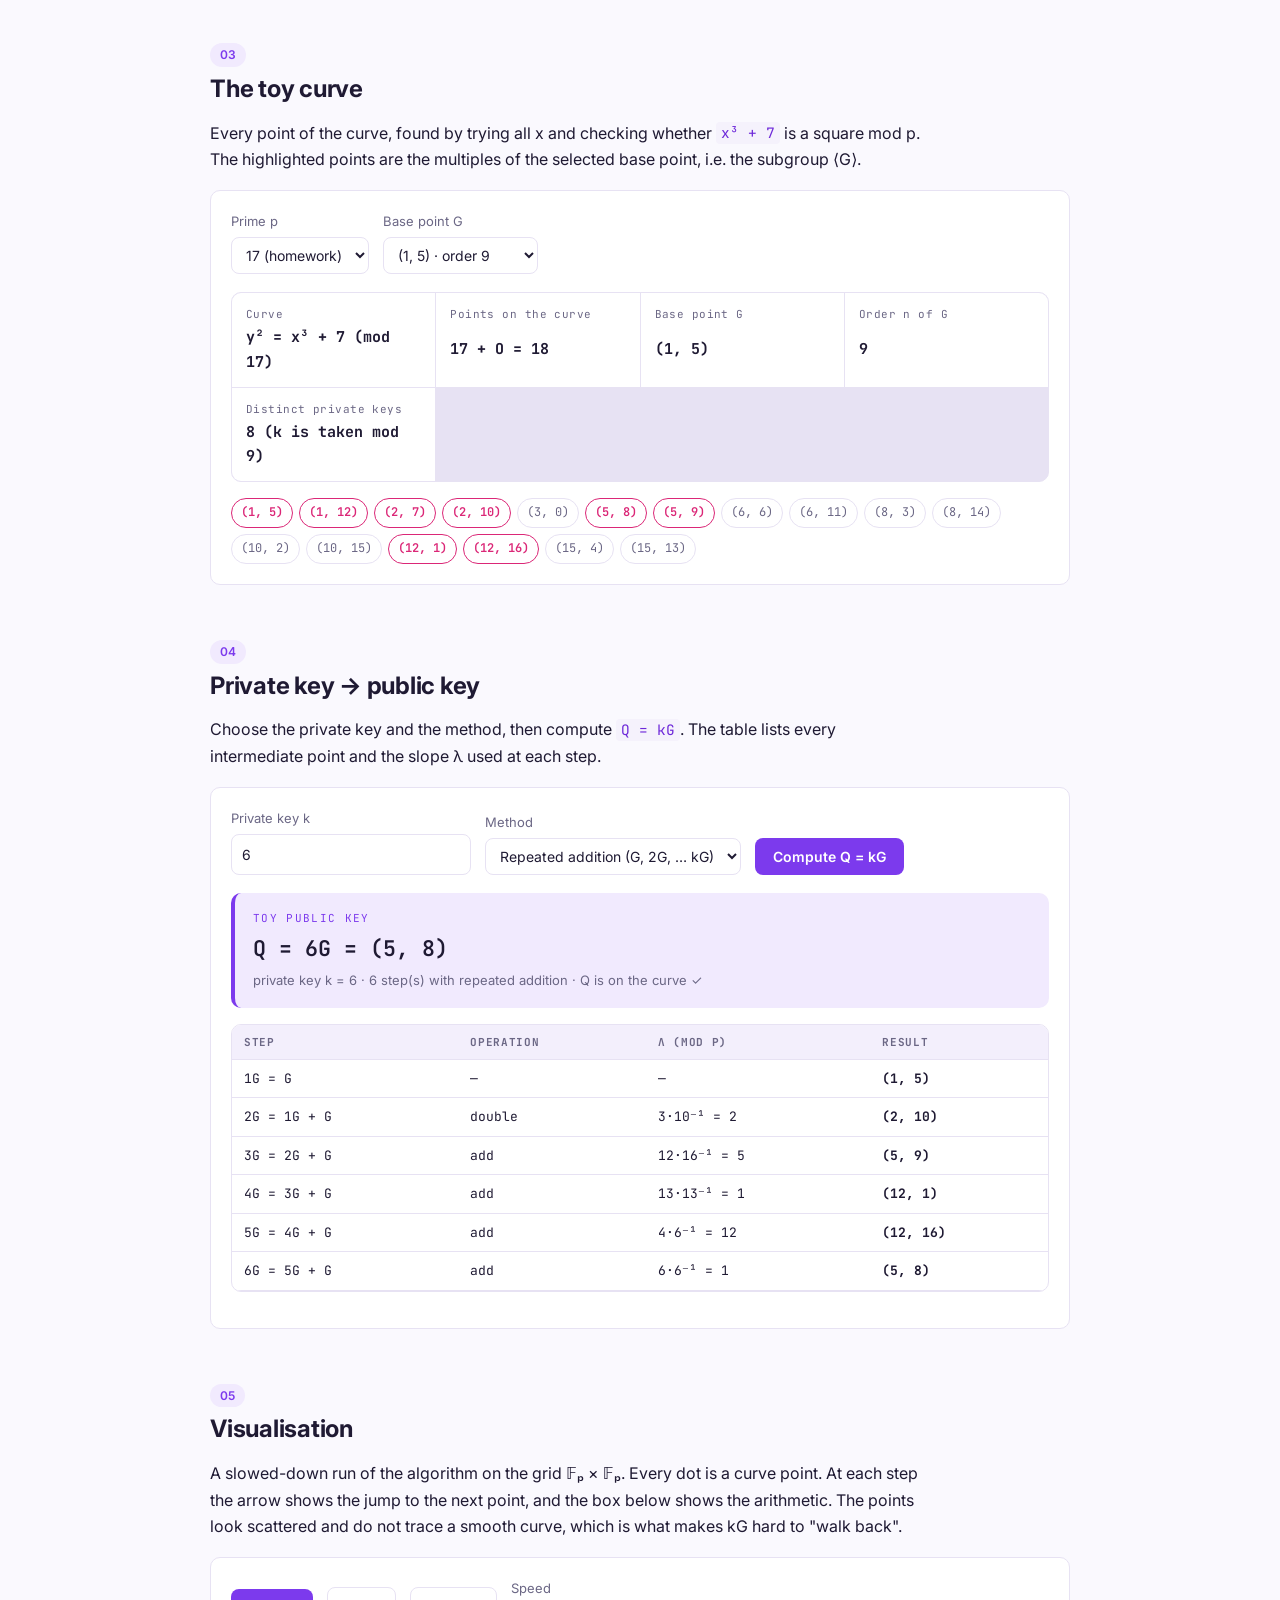
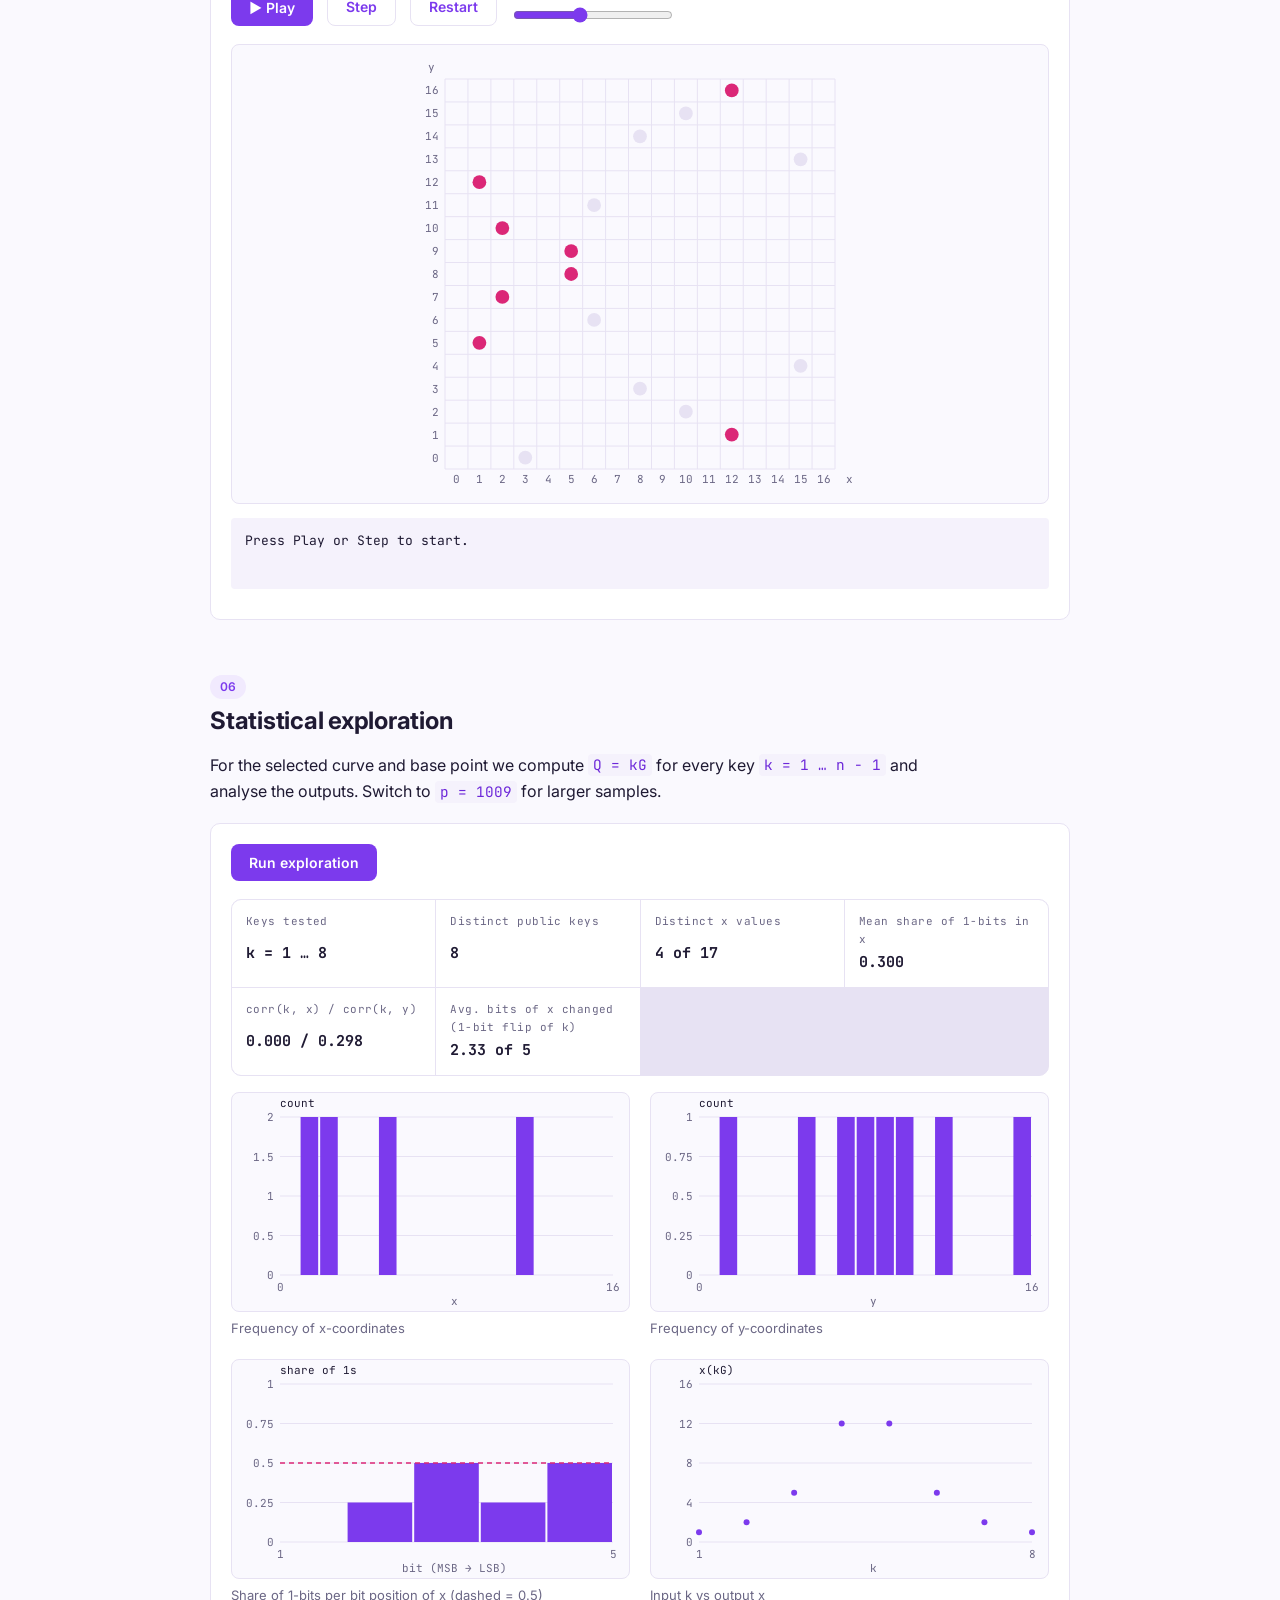
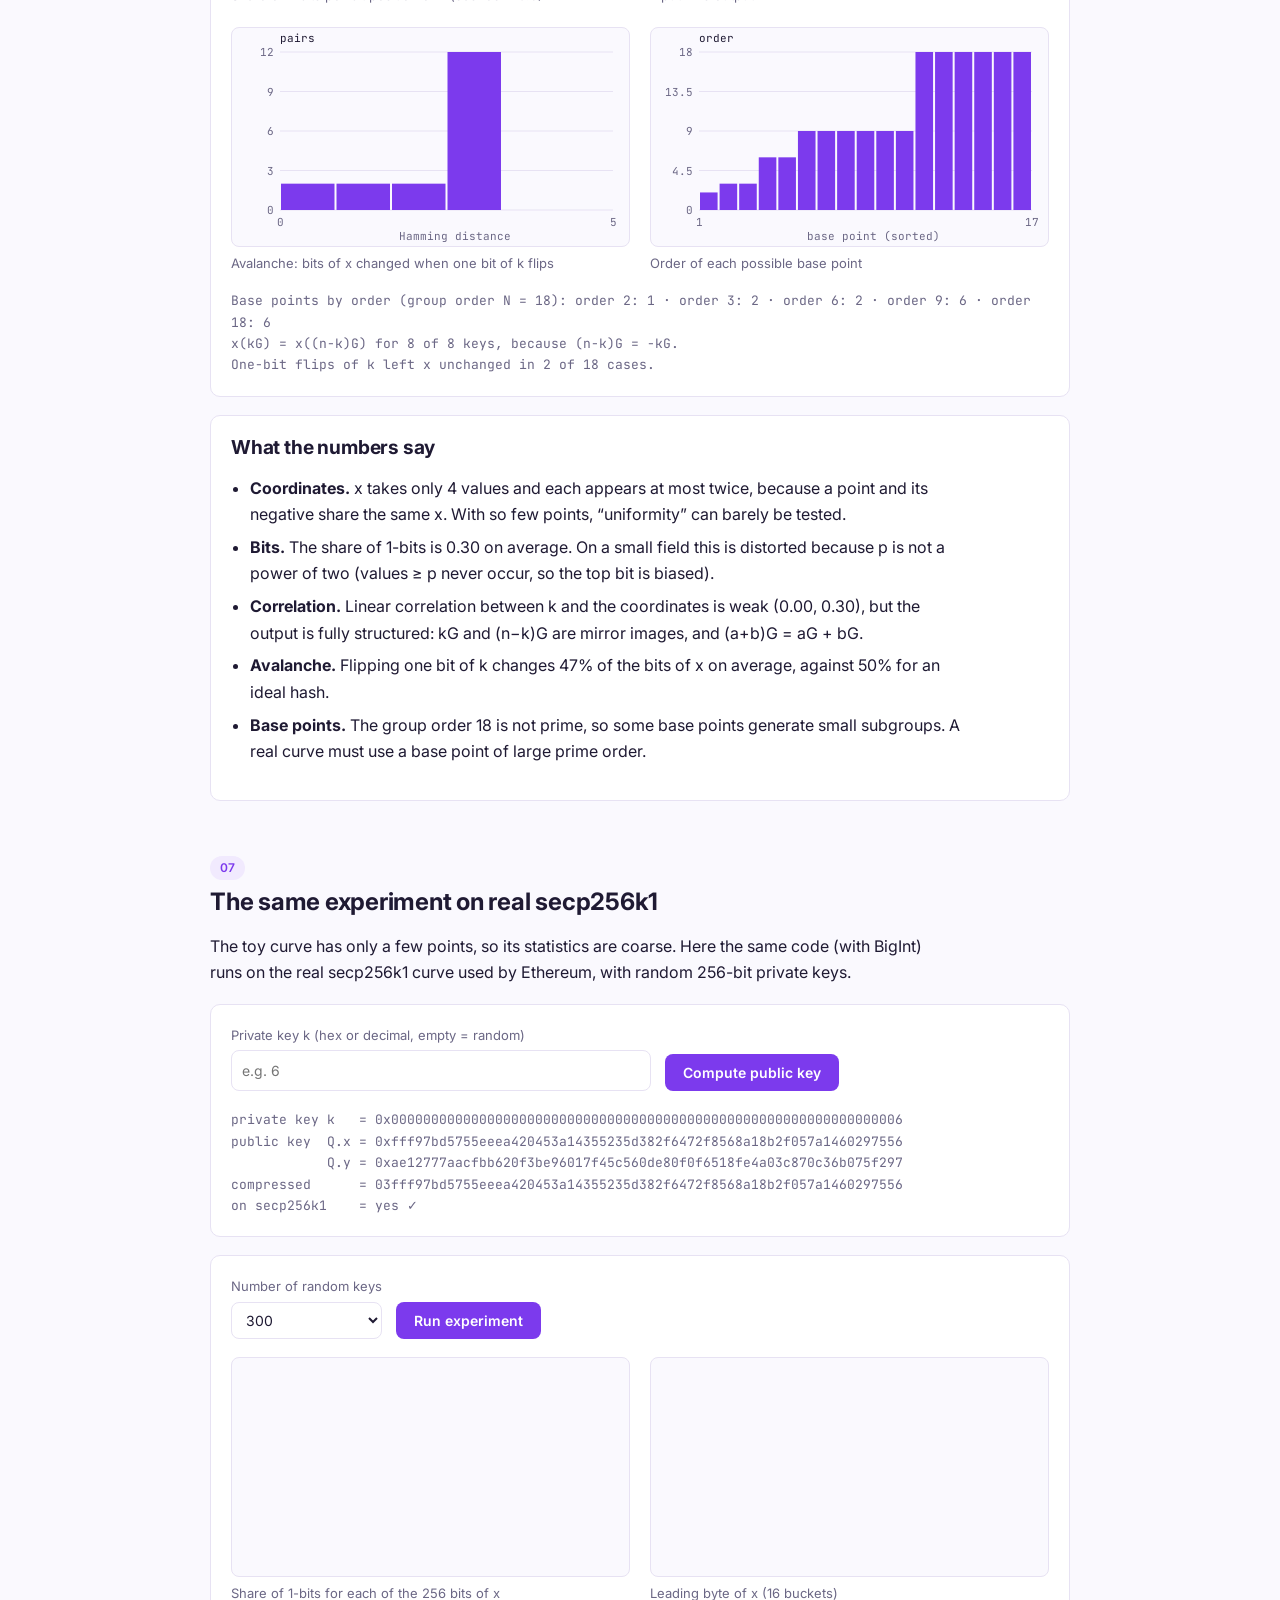
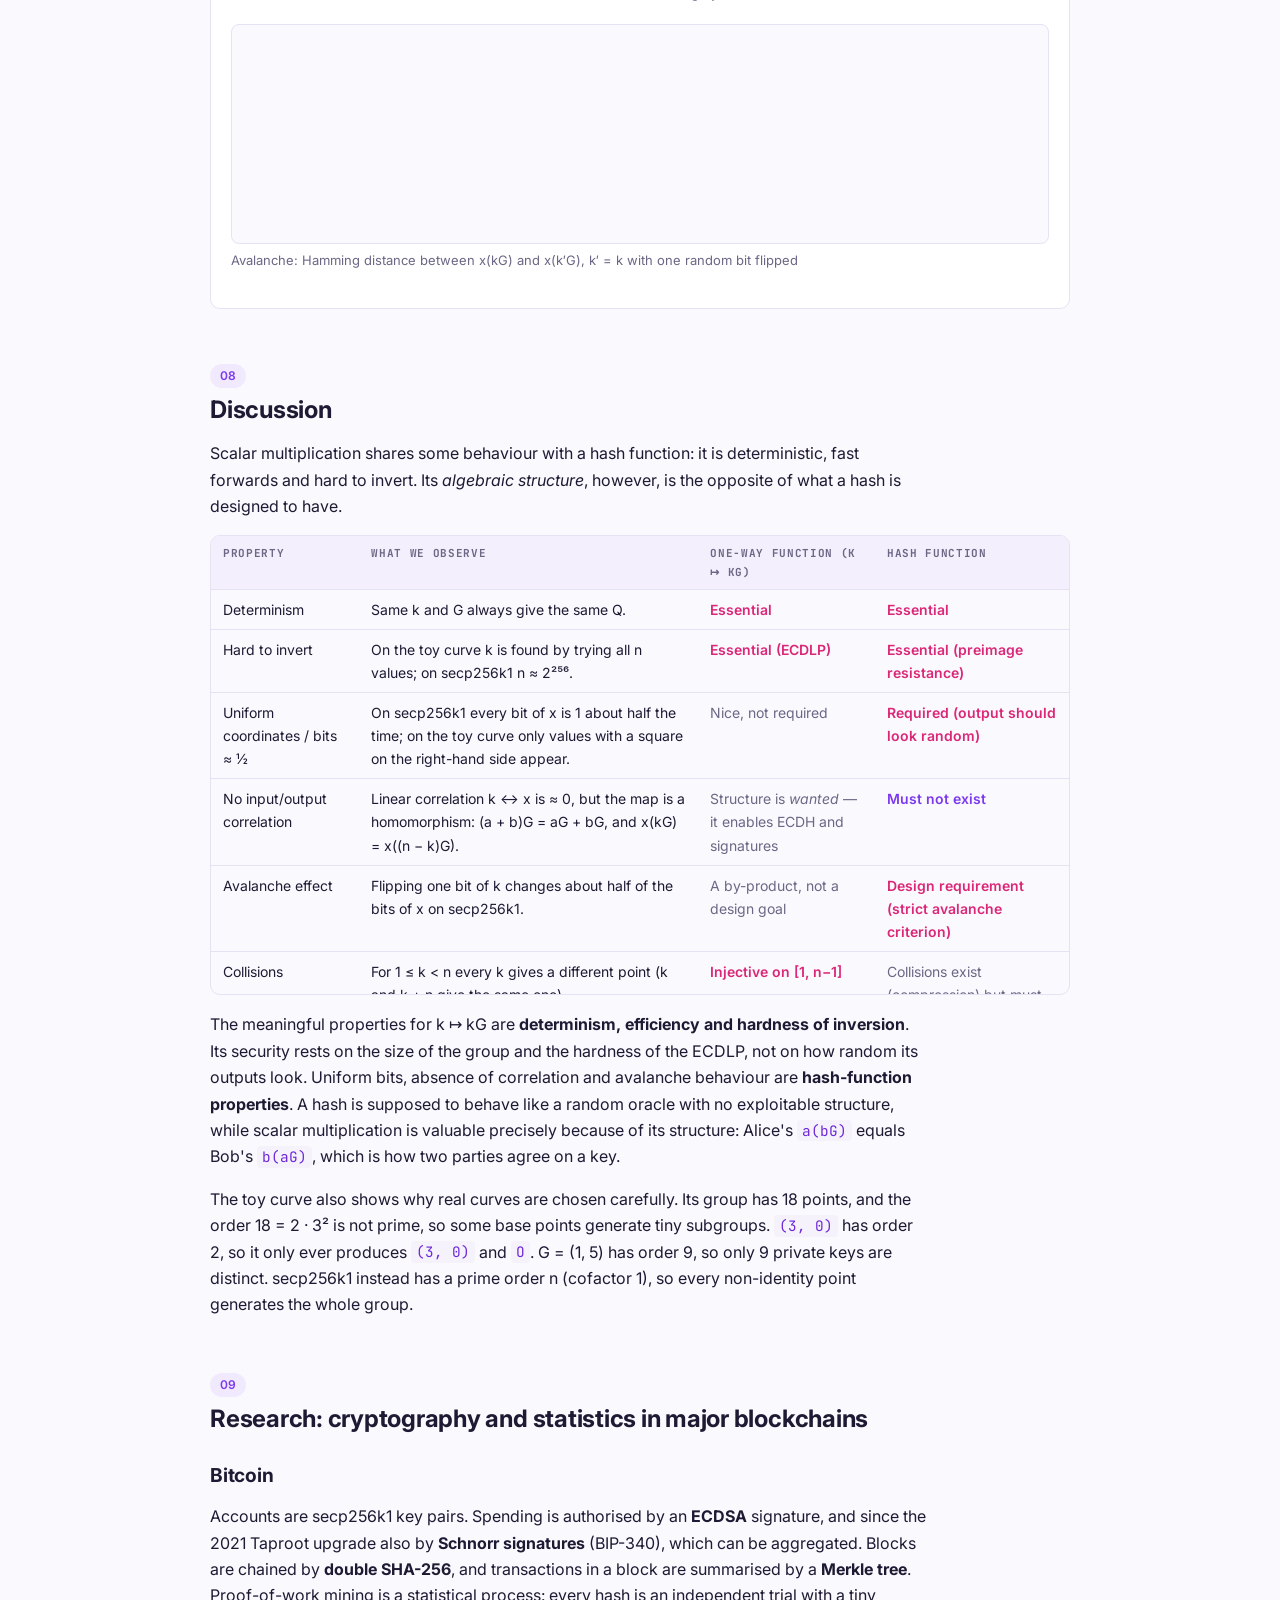
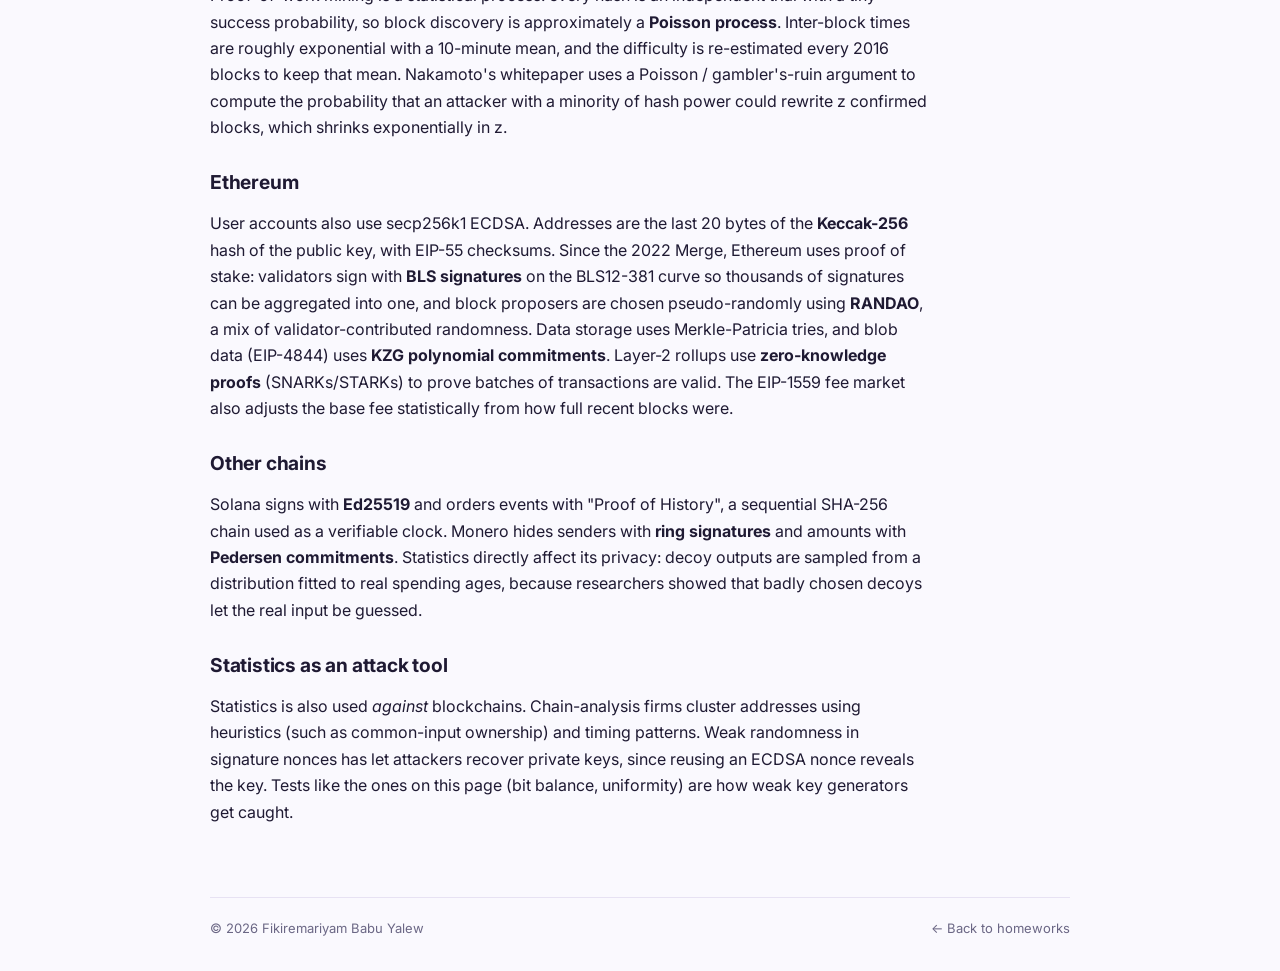
<file: homeworks/hw1-ecc/index.html>
<!DOCTYPE html>
<html lang="en">
<head>
  <meta charset="UTF-8">
  <meta name="viewport" content="width=device-width, initial-scale=1.0">
  <title>Homework 1 · Public-Key Cryptography | Statistics Notebook</title>
  <link rel="preconnect" href="https://fonts.googleapis.com">
  <link href="https://fonts.googleapis.com/css2?family=Fraunces:opsz,wght@9..144,500;9..144,700&family=Inter:wght@400;500;600&family=JetBrains+Mono:wght@400;600&display=swap" rel="stylesheet">
  <link rel="stylesheet" href="../../assets/css/theme.css">
  <link rel="stylesheet" href="style.css">
</head>
<body>
  <div class="layout">

    <aside class="sidebar">
      <a href="../../index.html" class="brand">
        <span class="brand-mark">σ²</span>
        <span class="brand-text">Statistics<br><small>Notebook</small></span>
      </a>
      <nav class="side-nav" aria-label="Homework sections">
        <a href="#homework">Homework</a>
        <a href="#theory">Theory</a>
        <a href="#curve">The toy curve</a>
        <a href="#compute">Private → public key</a>
        <a href="#visual">Visualisation</a>
        <a href="#stats">Statistics</a>
        <a href="#secp">Real secp256k1</a>
        <a href="#discussion">Discussion</a>
        <a href="#research">Research</a>
      </nav>
      <div class="side-meta">
        <span class="meta-label">Homework</span>
        <strong>1 · Cryptography</strong>
        <span class="meta-label">Student</span>
        <strong>Fikiremariyam Babu Yalew</strong>
      </div>
      <button class="theme-toggle" type="button" aria-label="Toggle dark mode">
        <span class="icon-sun">☀</span><span class="icon-moon">☾</span>
      </button>
    </aside>

    <main class="content">

      <header class="hw-header">
        <a href="../../index.html#homeworks" class="back">← All homeworks</a>
        <p class="eyebrow">Homework 1 · Cryptography</p>
        <h1>Private key → public key</h1>
        <p class="lead">Elliptic-curve scalar multiplication as a one-way function: a toy curve, the algorithm step by step, and a statistical look at its outputs.</p>
      </header>

      <!-- 01 ASSIGNMENT -->
      <section id="homework" class="part">
        <span class="part-num">01</span>
        <div>
          <h2>Homework</h2>
          <p><strong>Practical.</strong> Write a small JavaScript / HTML / CSS program showing how a private key generates a public key through elliptic-curve scalar multiplication (in Ethereum the curve is secp256k1). Use the toy curve <code>y² = x³ + 7 (mod 17)</code>, base point <code>G = (1, 5)</code> and private key <code>k = 6</code>; implement point addition, print <code>G, 2G, …, kG</code> (or use a faster method) and print the result as the toy public key. Optional: a slowed-down visual representation of the algorithm.</p>
          <p><strong>Statistical exploration.</strong> Repeat with different <code>k</code> and base points; study the distribution of coordinates, value frequencies, bit distribution, uniformity, input/output correlation and avalanche-like behaviour; discuss which properties matter for a one-way function and which belong to hash functions.</p>
          <p><strong>Research.</strong> Modern applications of cryptography and statistics in the most famous blockchains.</p>
        </div>
      </section>

      <!-- 02 THEORY -->
      <section id="theory" class="part">
        <span class="part-num">02</span>
        <div>
          <h2>Theory</h2>
          <p>An elliptic curve over a prime field 𝔽ₚ is the set of pairs <code>(x, y)</code> with <code>y² ≡ x³ + ax + b (mod p)</code>, plus a special <em>point at infinity</em> <code>O</code>. Ethereum and Bitcoin use secp256k1, where <code>a = 0</code>, <code>b = 7</code> and <code>p = 2²⁵⁶ − 2³² − 977</code>. Our toy curve has the same equation, only with <code>p = 17</code>.</p>
          <p>Points can be <strong>added</strong>. Geometrically, the line through P and Q meets the curve in a third point, and the sum is that point reflected over the x-axis. Algebraically, with every operation done mod p:</p>
          <div class="formula">P ≠ Q:  λ = (y₂ − y₁) · (x₂ − x₁)⁻¹
P = Q:  λ = (3x₁² + a) · (2y₁)⁻¹          (point doubling)

x₃ = λ² − x₁ − x₂
y₃ = λ(x₁ − x₃) − y₁</div>
          <p>If <code>Q = −P</code> (same x, opposite y), the result is <code>O</code>, which acts as zero: <code>P + O = P</code>. The "division" is a multiplication by a modular inverse, computed here with the extended Euclidean algorithm.</p>
          <p><strong>Scalar multiplication</strong> means adding G to itself k times: <code>Q = kG = G + G + … + G</code>. Doing it naively costs k − 1 additions. The <em>double-and-add</em> method reads k in binary and, for each bit, doubles the running point and adds G when the bit is 1. That takes about log₂k steps, so 256-bit keys are practical.</p>
          <p>The repeated multiples of G cycle through a subgroup whose size is the <strong>order n</strong> of G (<code>nG = O</code>), so the private key only matters modulo n. Going forward (k → kG) is fast. Going backward (kG → k) is the <strong>Elliptic Curve Discrete Logarithm Problem</strong> (ECDLP), and for a 256-bit group no known algorithm solves it in practical time. This asymmetry is what makes <code>k ↦ kG</code> a one-way function. In Ethereum, <code>k</code> is the private key and <code>Q = kG</code> is the public key, from which the address is derived (Homework 2).</p>
        </div>
      </section>

      <!-- 03 CURVE -->
      <section id="curve" class="part">
        <span class="part-num">03</span>
        <div>
          <h2>The toy curve</h2>
          <p>Every point of the curve, found by trying all x and checking whether <code>x³ + 7</code> is a square mod p. The highlighted points are the multiples of the selected base point, i.e. the subgroup ⟨G⟩.</p>
          <div class="panel">
            <div class="controls">
              <label>Prime p
                <select id="prime">
                  <option value="17" selected>17 (homework)</option>
                  <option value="97">97</option>
                  <option value="389">389</option>
                  <option value="1009">1009</option>
                </select>
              </label>
              <label>Base point G
                <select id="base"></select>
              </label>
            </div>
            <div class="facts" id="curve-facts"></div>
            <div class="point-chips" id="point-list"></div>
          </div>
        </div>
      </section>

      <!-- 04 COMPUTE -->
      <section id="compute" class="part">
        <span class="part-num">04</span>
        <div>
          <h2>Private key → public key</h2>
          <p>Choose the private key and the method, then compute <code>Q = kG</code>. The table lists every intermediate point and the slope λ used at each step.</p>
          <div class="panel">
            <div class="controls">
              <label>Private key k
                <input id="k" type="number" value="6" min="1" step="1">
              </label>
              <label>Method
                <select id="method">
                  <option value="repeated">Repeated addition (G, 2G, … kG)</option>
                  <option value="double-add">Double-and-add (fast)</option>
                </select>
              </label>
              <button class="btn" id="compute-btn" type="button">Compute Q = kG</button>
            </div>
            <div class="pubkey" id="pubkey"></div>
            <div class="table-wrap"><table class="steps" id="steps-table"></table></div>
          </div>
        </div>
      </section>

      <!-- 05 VISUAL -->
      <section id="visual" class="part">
        <span class="part-num">05</span>
        <div>
          <h2>Visualisation</h2>
          <p>A slowed-down run of the algorithm on the grid 𝔽ₚ × 𝔽ₚ. Every dot is a curve point. At each step the arrow shows the jump to the next point, and the box below shows the arithmetic. The points look scattered and do not trace a smooth curve, which is what makes kG hard to "walk back".</p>
          <div class="panel">
            <div class="controls">
              <button class="btn" id="play" type="button">▶ Play</button>
              <button class="btn ghost" id="step" type="button">Step</button>
              <button class="btn ghost" id="restart" type="button">Restart</button>
              <label>Speed
                <input id="speed" type="range" min="150" max="2000" value="900" step="50">
              </label>
            </div>
            <canvas id="grid" class="chart grid-canvas" aria-label="Animated scalar multiplication on the curve"></canvas>
            <div class="caption" id="caption">Press Play or Step to start.</div>
            <div class="bits" id="bits"></div>
          </div>
        </div>
      </section>

      <!-- 06 STATS -->
      <section id="stats" class="part">
        <span class="part-num">06</span>
        <div>
          <h2>Statistical exploration</h2>
          <p>For the selected curve and base point we compute <code>Q = kG</code> for every key <code>k = 1 … n − 1</code> and analyse the outputs. Switch to <code>p = 1009</code> for larger samples.</p>
          <div class="panel">
            <div class="controls">
              <button class="btn" id="stats-btn" type="button">Run exploration</button>
            </div>
            <div class="facts" id="stats-facts"></div>
            <div class="chart-grid">
              <figure><canvas id="c-x" class="chart small"></canvas><figcaption>Frequency of x-coordinates</figcaption></figure>
              <figure><canvas id="c-y" class="chart small"></canvas><figcaption>Frequency of y-coordinates</figcaption></figure>
              <figure><canvas id="c-bits" class="chart small"></canvas><figcaption>Share of 1-bits per bit position of x (dashed = 0.5)</figcaption></figure>
              <figure><canvas id="c-kx" class="chart small"></canvas><figcaption>Input k vs output x</figcaption></figure>
              <figure><canvas id="c-aval" class="chart small"></canvas><figcaption>Avalanche: bits of x changed when one bit of k flips</figcaption></figure>
              <figure><canvas id="c-bases" class="chart small"></canvas><figcaption>Order of each possible base point</figcaption></figure>
            </div>
            <div class="output" id="stats-out"></div>
          </div>
          <div class="panel note" id="stats-notes"></div>
        </div>
      </section>

      <!-- 07 SECP -->
      <section id="secp" class="part">
        <span class="part-num">07</span>
        <div>
          <h2>The same experiment on real secp256k1</h2>
          <p>The toy curve has only a few points, so its statistics are coarse. Here the same code (with BigInt) runs on the real secp256k1 curve used by Ethereum, with random 256-bit private keys.</p>
          <div class="panel">
            <div class="controls">
              <label>Private key k (hex or decimal, empty = random)
                <input id="secp-k" type="text" placeholder="e.g. 6" class="wide">
              </label>
              <button class="btn" id="secp-one" type="button">Compute public key</button>
            </div>
            <div class="output" id="secp-key"></div>
          </div>
          <div class="panel">
            <div class="controls">
              <label>Number of random keys
                <select id="secp-n">
                  <option>100</option><option selected>300</option><option>1000</option>
                </select>
              </label>
              <button class="btn" id="secp-run" type="button">Run experiment</button>
              <span class="progress" id="secp-progress"></span>
            </div>
            <div class="chart-grid">
              <figure><canvas id="s-bits" class="chart small"></canvas><figcaption>Share of 1-bits for each of the 256 bits of x</figcaption></figure>
              <figure><canvas id="s-byte" class="chart small"></canvas><figcaption>Leading byte of x (16 buckets)</figcaption></figure>
              <figure class="wide-fig"><canvas id="s-aval" class="chart small"></canvas><figcaption>Avalanche: Hamming distance between x(kG) and x(k′G), k′ = k with one random bit flipped</figcaption></figure>
            </div>
            <div class="output" id="secp-out"></div>
          </div>
        </div>
      </section>

      <!-- 08 DISCUSSION -->
      <section id="discussion" class="part">
        <span class="part-num">08</span>
        <div>
          <h2>Discussion</h2>
          <p>Scalar multiplication shares some behaviour with a hash function: it is deterministic, fast forwards and hard to invert. Its <em>algebraic structure</em>, however, is the opposite of what a hash is designed to have.</p>
          <div class="table-wrap">
            <table class="compare">
              <thead><tr><th>Property</th><th>What we observe</th><th>One-way function (k ↦ kG)</th><th>Hash function</th></tr></thead>
              <tbody>
                <tr><td>Determinism</td><td>Same k and G always give the same Q.</td><td class="yes">Essential</td><td class="yes">Essential</td></tr>
                <tr><td>Hard to invert</td><td>On the toy curve k is found by trying all n values; on secp256k1 n ≈ 2²⁵⁶.</td><td class="yes">Essential (ECDLP)</td><td class="yes">Essential (preimage resistance)</td></tr>
                <tr><td>Uniform coordinates / bits ≈ ½</td><td>On secp256k1 every bit of x is 1 about half the time; on the toy curve only values with a square on the right-hand side appear.</td><td class="maybe">Nice, not required</td><td class="yes">Required (output should look random)</td></tr>
                <tr><td>No input/output correlation</td><td>Linear correlation k ↔ x is ≈ 0, but the map is a homomorphism: (a + b)G = aG + bG, and x(kG) = x((n − k)G).</td><td class="maybe">Structure is <em>wanted</em> — it enables ECDH and signatures</td><td class="no">Must not exist</td></tr>
                <tr><td>Avalanche effect</td><td>Flipping one bit of k changes about half of the bits of x on secp256k1.</td><td class="maybe">A by-product, not a design goal</td><td class="yes">Design requirement (strict avalanche criterion)</td></tr>
                <tr><td>Collisions</td><td>For 1 ≤ k &lt; n every k gives a different point (k and k + n give the same one).</td><td class="yes">Injective on [1, n−1]</td><td class="maybe">Collisions exist (compression) but must be hard to find</td></tr>
                <tr><td>Fixed-length, compressing output</td><td>Q is a point of the same size as the group, not a digest of arbitrary data.</td><td class="no">No</td><td class="yes">Yes</td></tr>
              </tbody>
            </table>
          </div>
          <p>The meaningful properties for k ↦ kG are <strong>determinism, efficiency and hardness of inversion</strong>. Its security rests on the size of the group and the hardness of the ECDLP, not on how random its outputs look. Uniform bits, absence of correlation and avalanche behaviour are <strong>hash-function properties</strong>. A hash is supposed to behave like a random oracle with no exploitable structure, while scalar multiplication is valuable precisely because of its structure: Alice's <code>a(bG)</code> equals Bob's <code>b(aG)</code>, which is how two parties agree on a key.</p>
          <p>The toy curve also shows why real curves are chosen carefully. Its group has 18 points, and the order 18 = 2 · 3² is not prime, so some base points generate tiny subgroups. <code>(3, 0)</code> has order 2, so it only ever produces <code>(3, 0)</code> and <code>O</code>. G = (1, 5) has order 9, so only 9 private keys are distinct. secp256k1 instead has a prime order n (cofactor 1), so every non-identity point generates the whole group.</p>
        </div>
      </section>

      <!-- 09 RESEARCH -->
      <section id="research" class="part">
        <span class="part-num">09</span>
        <div>
          <h2>Research: cryptography and statistics in major blockchains</h2>
          <h3>Bitcoin</h3>
          <p>Accounts are secp256k1 key pairs. Spending is authorised by an <strong>ECDSA</strong> signature, and since the 2021 Taproot upgrade also by <strong>Schnorr signatures</strong> (BIP-340), which can be aggregated. Blocks are chained by <strong>double SHA-256</strong>, and transactions in a block are summarised by a <strong>Merkle tree</strong>. Proof-of-work mining is a statistical process: every hash is an independent trial with a tiny success probability, so block discovery is approximately a <strong>Poisson process</strong>. Inter-block times are roughly exponential with a 10-minute mean, and the difficulty is re-estimated every 2016 blocks to keep that mean. Nakamoto's whitepaper uses a Poisson / gambler's-ruin argument to compute the probability that an attacker with a minority of hash power could rewrite z confirmed blocks, which shrinks exponentially in z.</p>
          <h3>Ethereum</h3>
          <p>User accounts also use secp256k1 ECDSA. Addresses are the last 20 bytes of the <strong>Keccak-256</strong> hash of the public key, with EIP-55 checksums. Since the 2022 Merge, Ethereum uses proof of stake: validators sign with <strong>BLS signatures</strong> on the BLS12-381 curve so thousands of signatures can be aggregated into one, and block proposers are chosen pseudo-randomly using <strong>RANDAO</strong>, a mix of validator-contributed randomness. Data storage uses Merkle-Patricia tries, and blob data (EIP-4844) uses <strong>KZG polynomial commitments</strong>. Layer-2 rollups use <strong>zero-knowledge proofs</strong> (SNARKs/STARKs) to prove batches of transactions are valid. The EIP-1559 fee market also adjusts the base fee statistically from how full recent blocks were.</p>
          <h3>Other chains</h3>
          <p>Solana signs with <strong>Ed25519</strong> and orders events with "Proof of History", a sequential SHA-256 chain used as a verifiable clock. Monero hides senders with <strong>ring signatures</strong> and amounts with <strong>Pedersen commitments</strong>. Statistics directly affect its privacy: decoy outputs are sampled from a distribution fitted to real spending ages, because researchers showed that badly chosen decoys let the real input be guessed.</p>
          <h3>Statistics as an attack tool</h3>
          <p>Statistics is also used <em>against</em> blockchains. Chain-analysis firms cluster addresses using heuristics (such as common-input ownership) and timing patterns. Weak randomness in signature nonces has let attackers recover private keys, since reusing an ECDSA nonce reveals the key. Tests like the ones on this page (bit balance, uniformity) are how weak key generators get caught.</p>
        </div>
      </section>

      <footer class="foot">
        <span>© <span data-year></span> Fikiremariyam Babu Yalew</span>
        <a href="../../index.html#homeworks">← Back to homeworks</a>
      </footer>
    </main>
  </div>

  <script src="../../assets/js/main.js"></script>
  <script src="../../assets/js/charts.js"></script>
  <script src="../../assets/js/ecc.js"></script>
  <script src="script.js"></script>
</body>
</html>
</file>
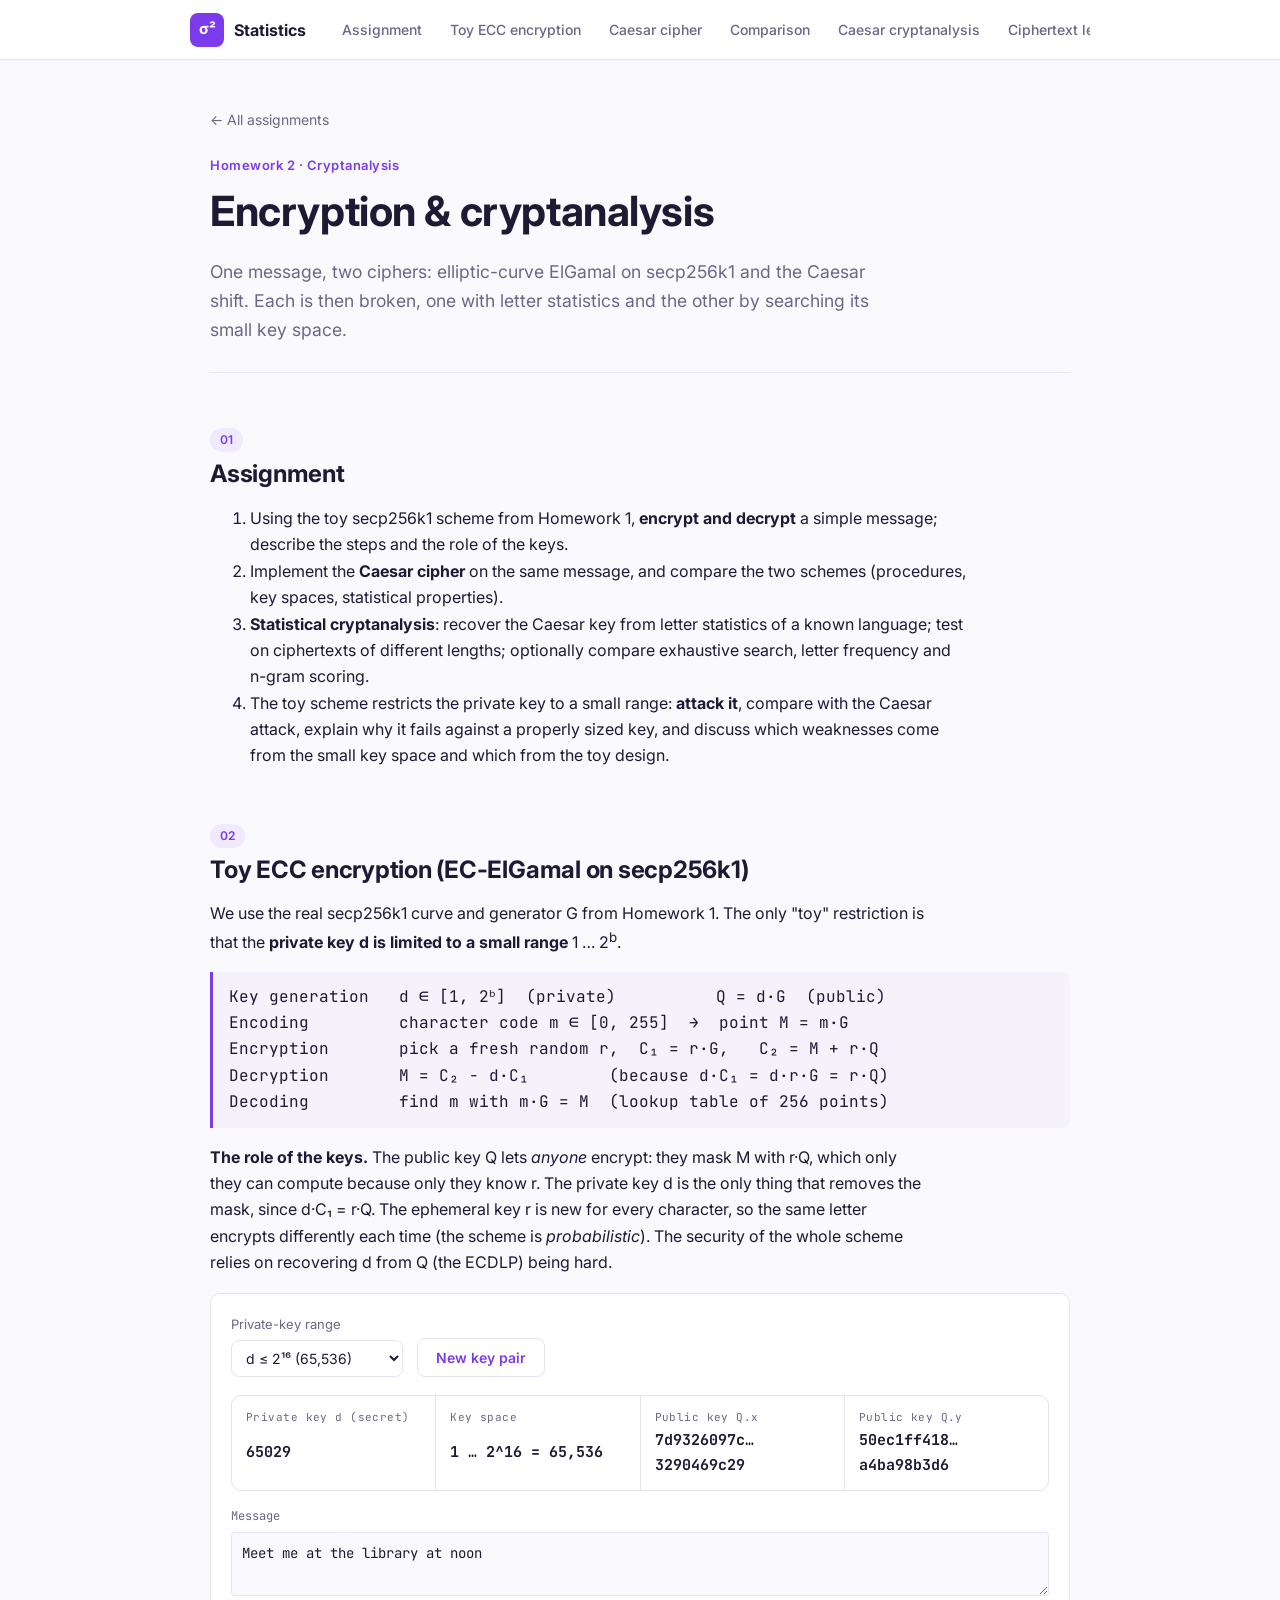
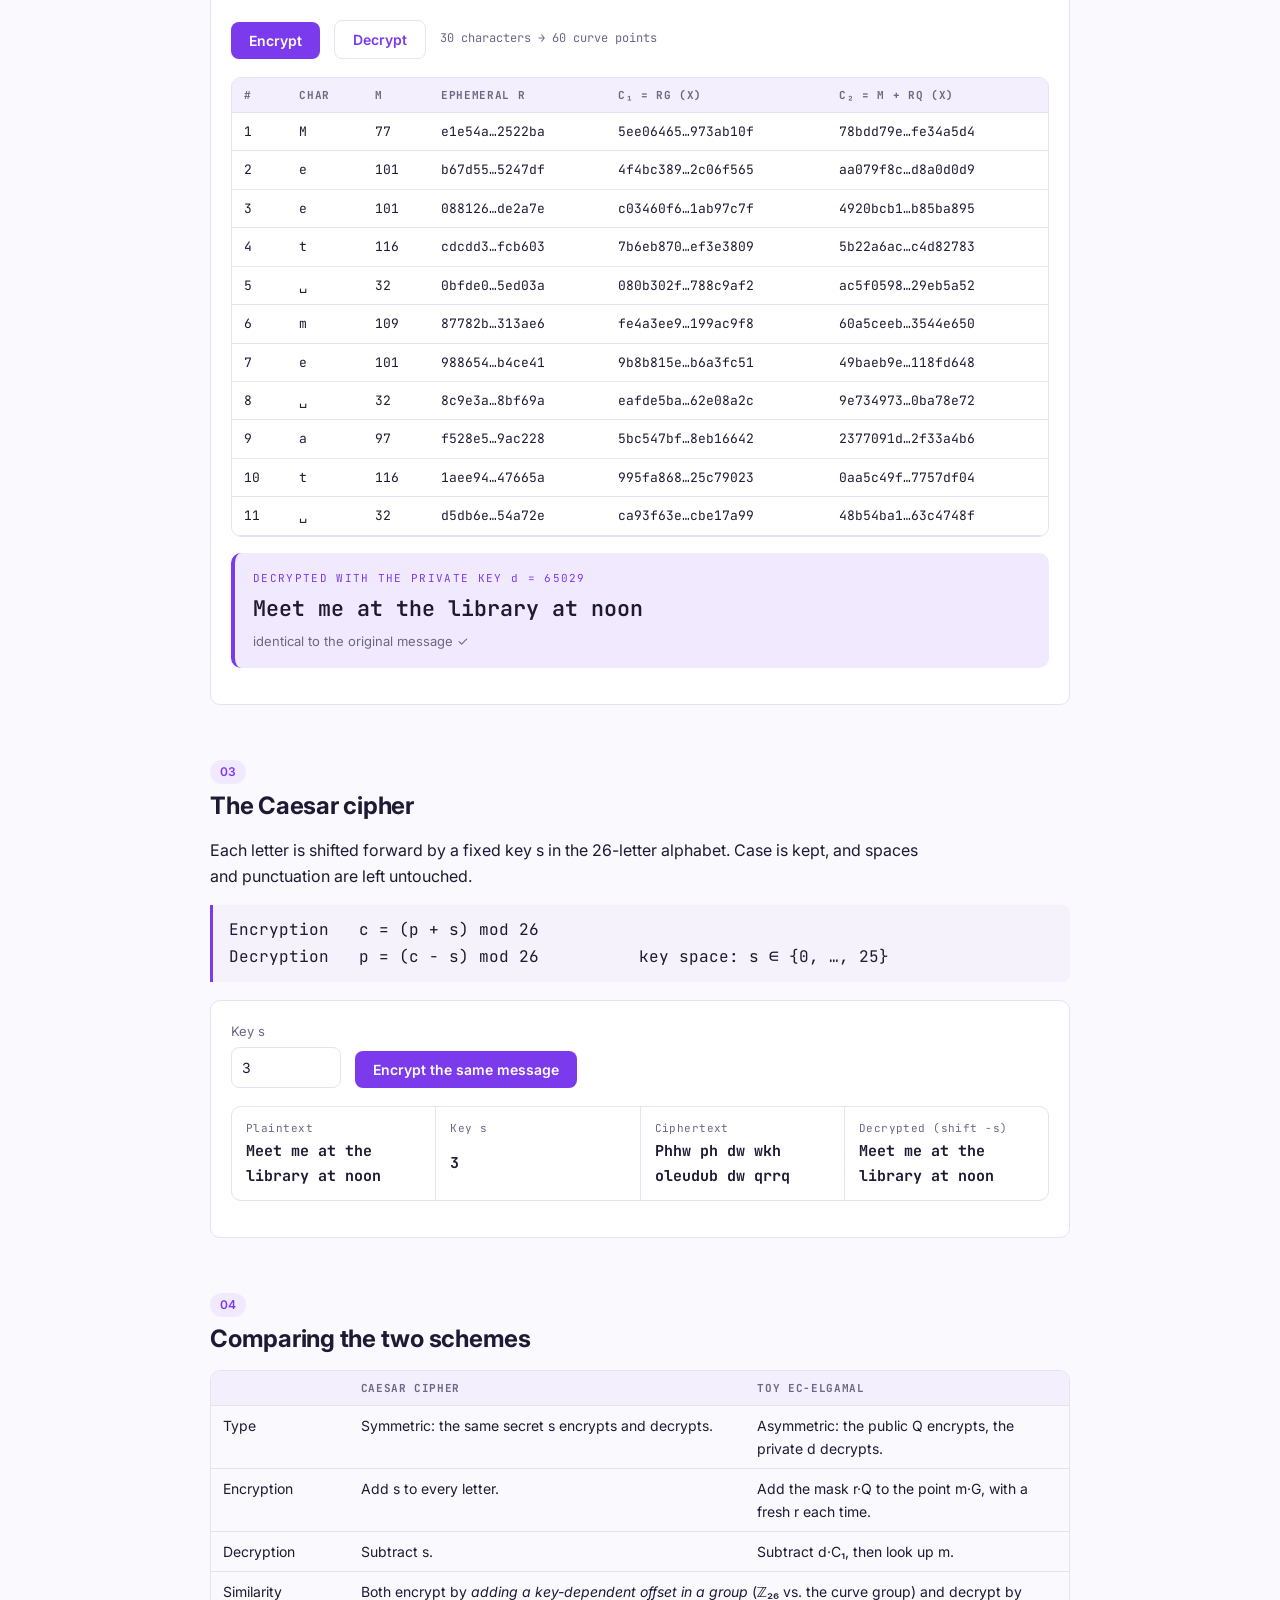
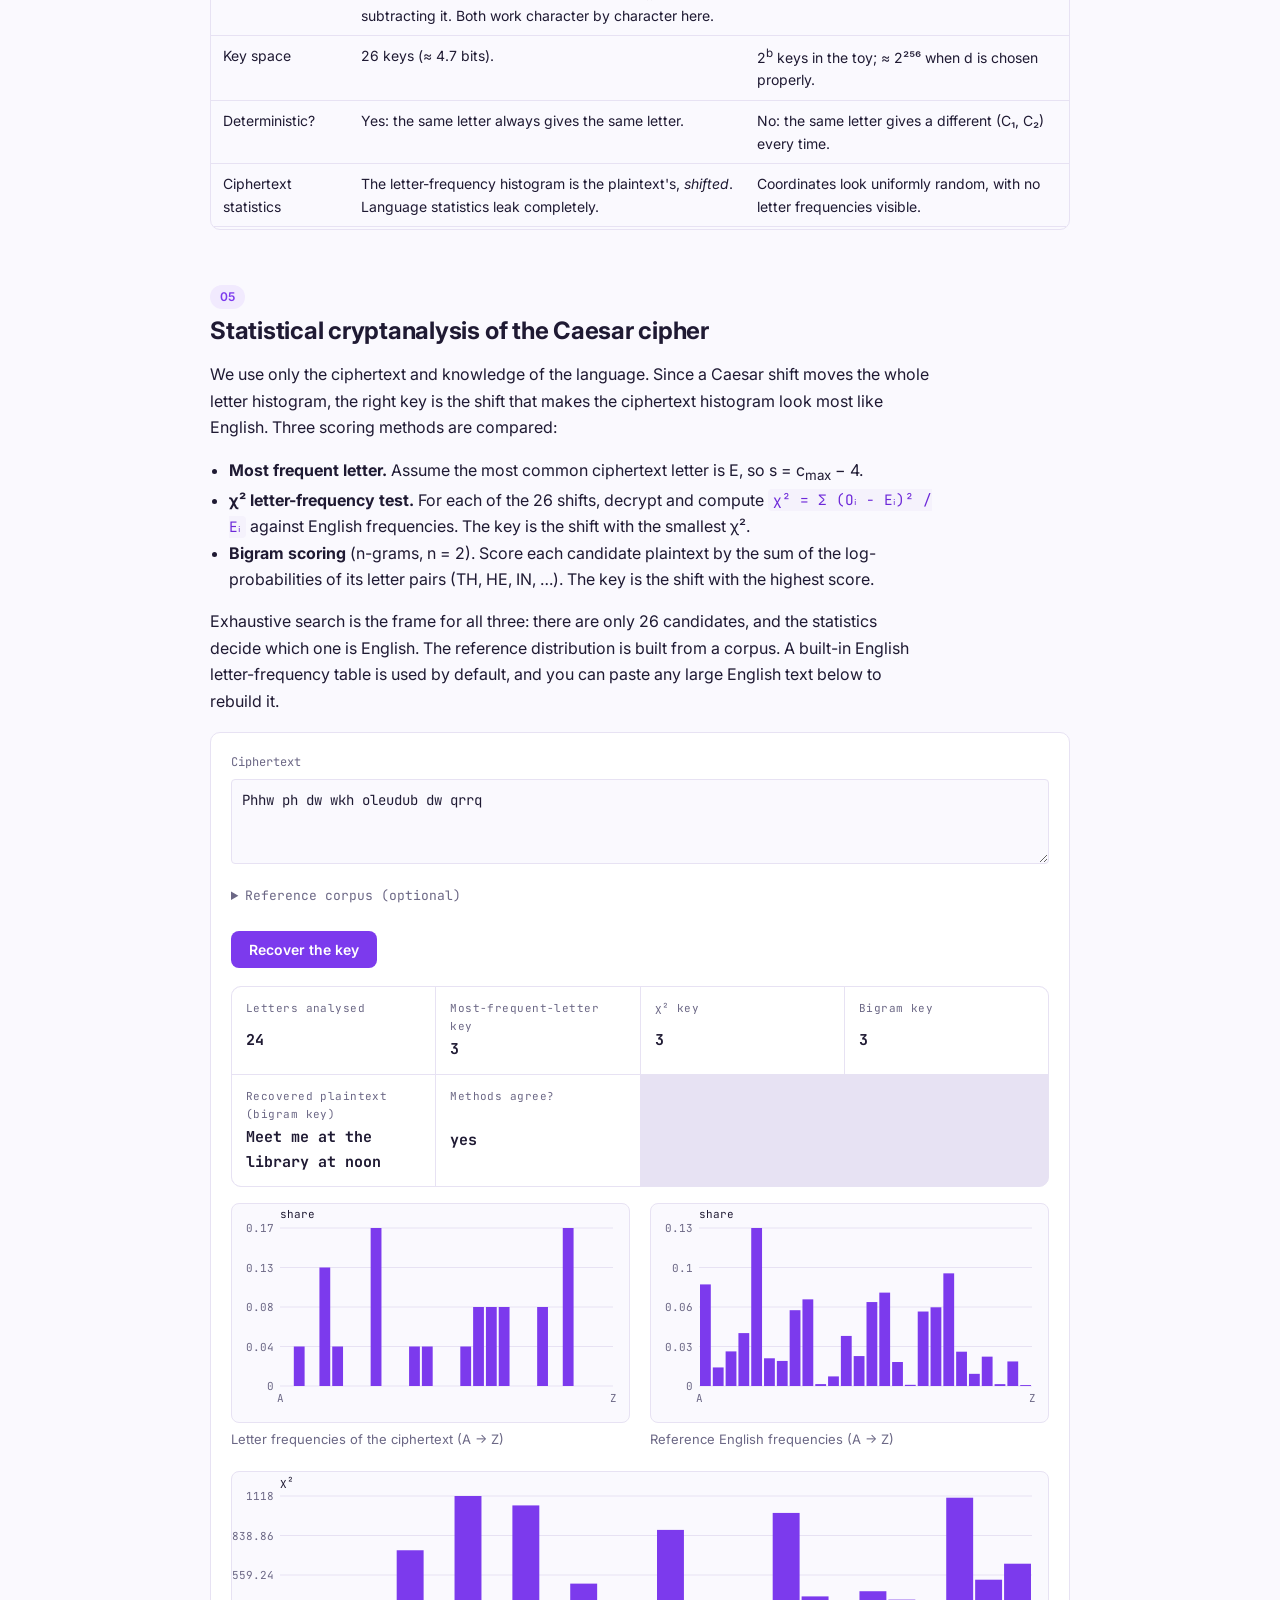
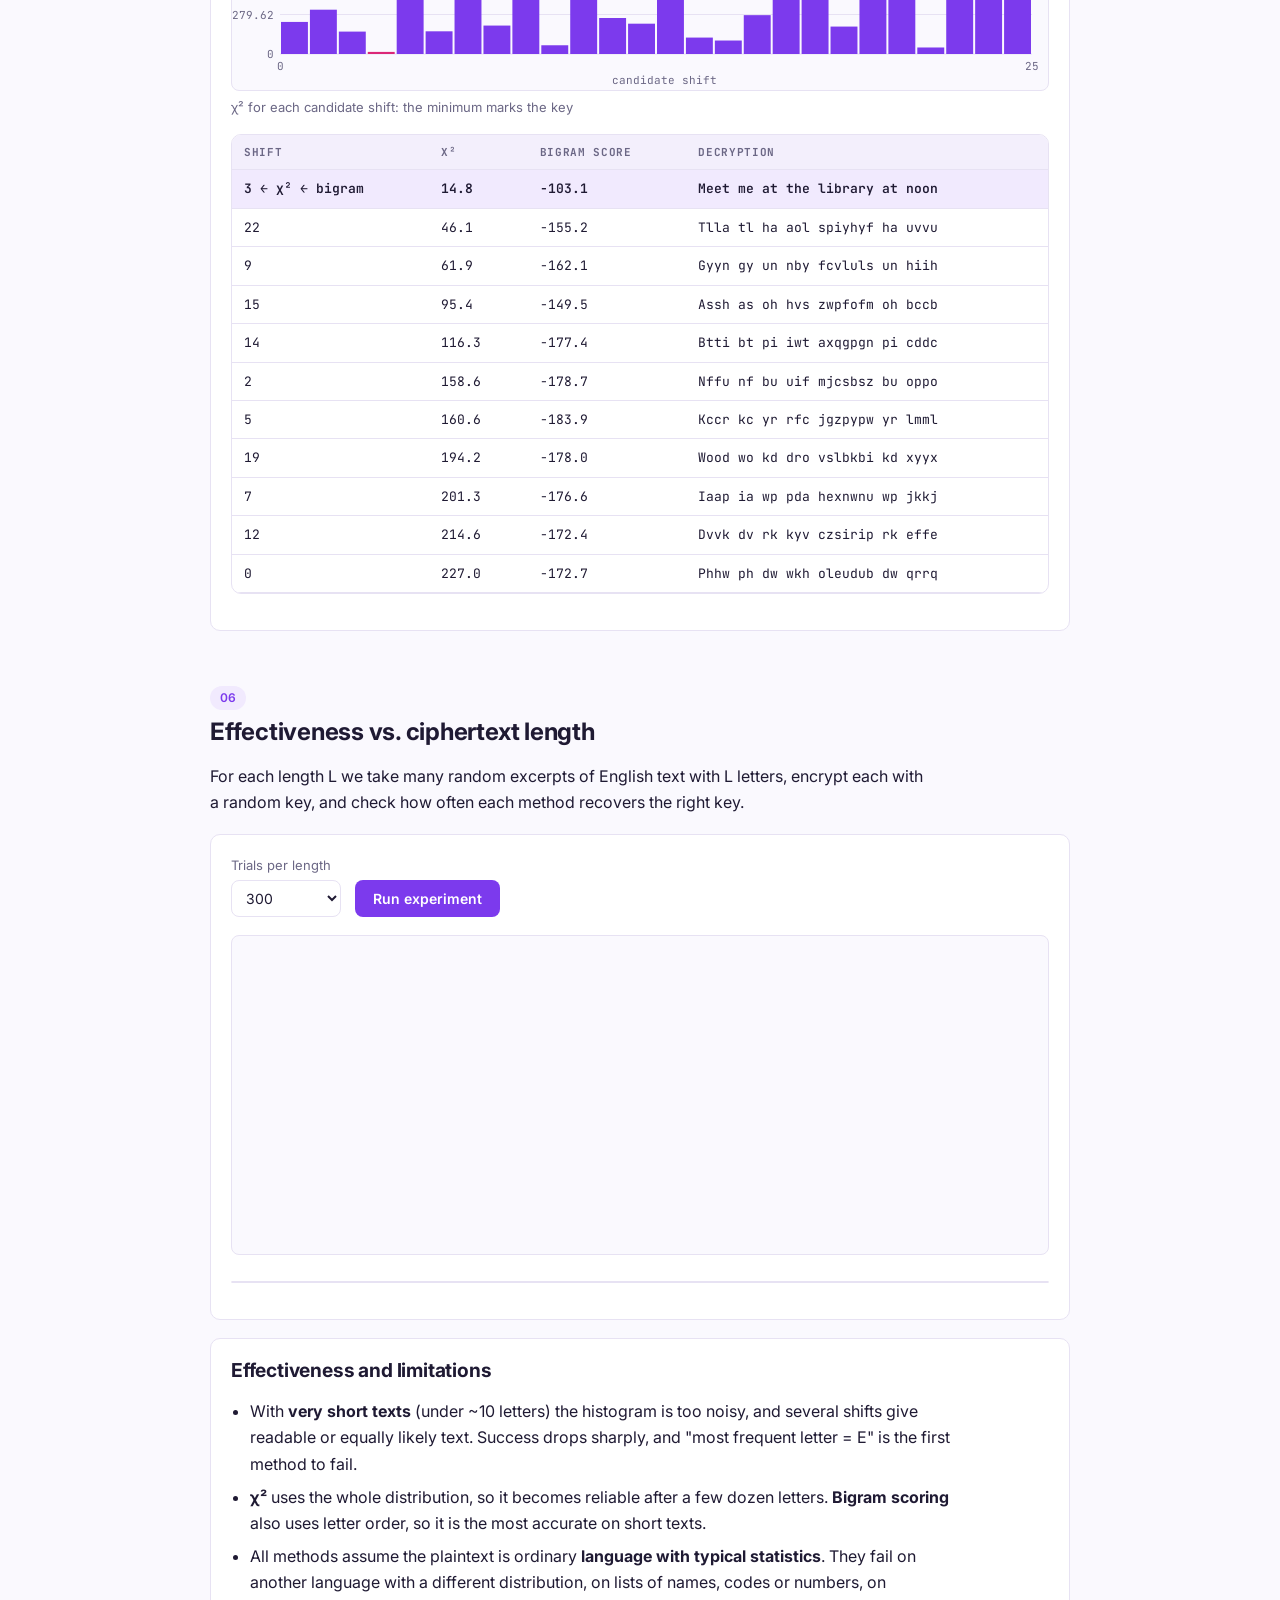
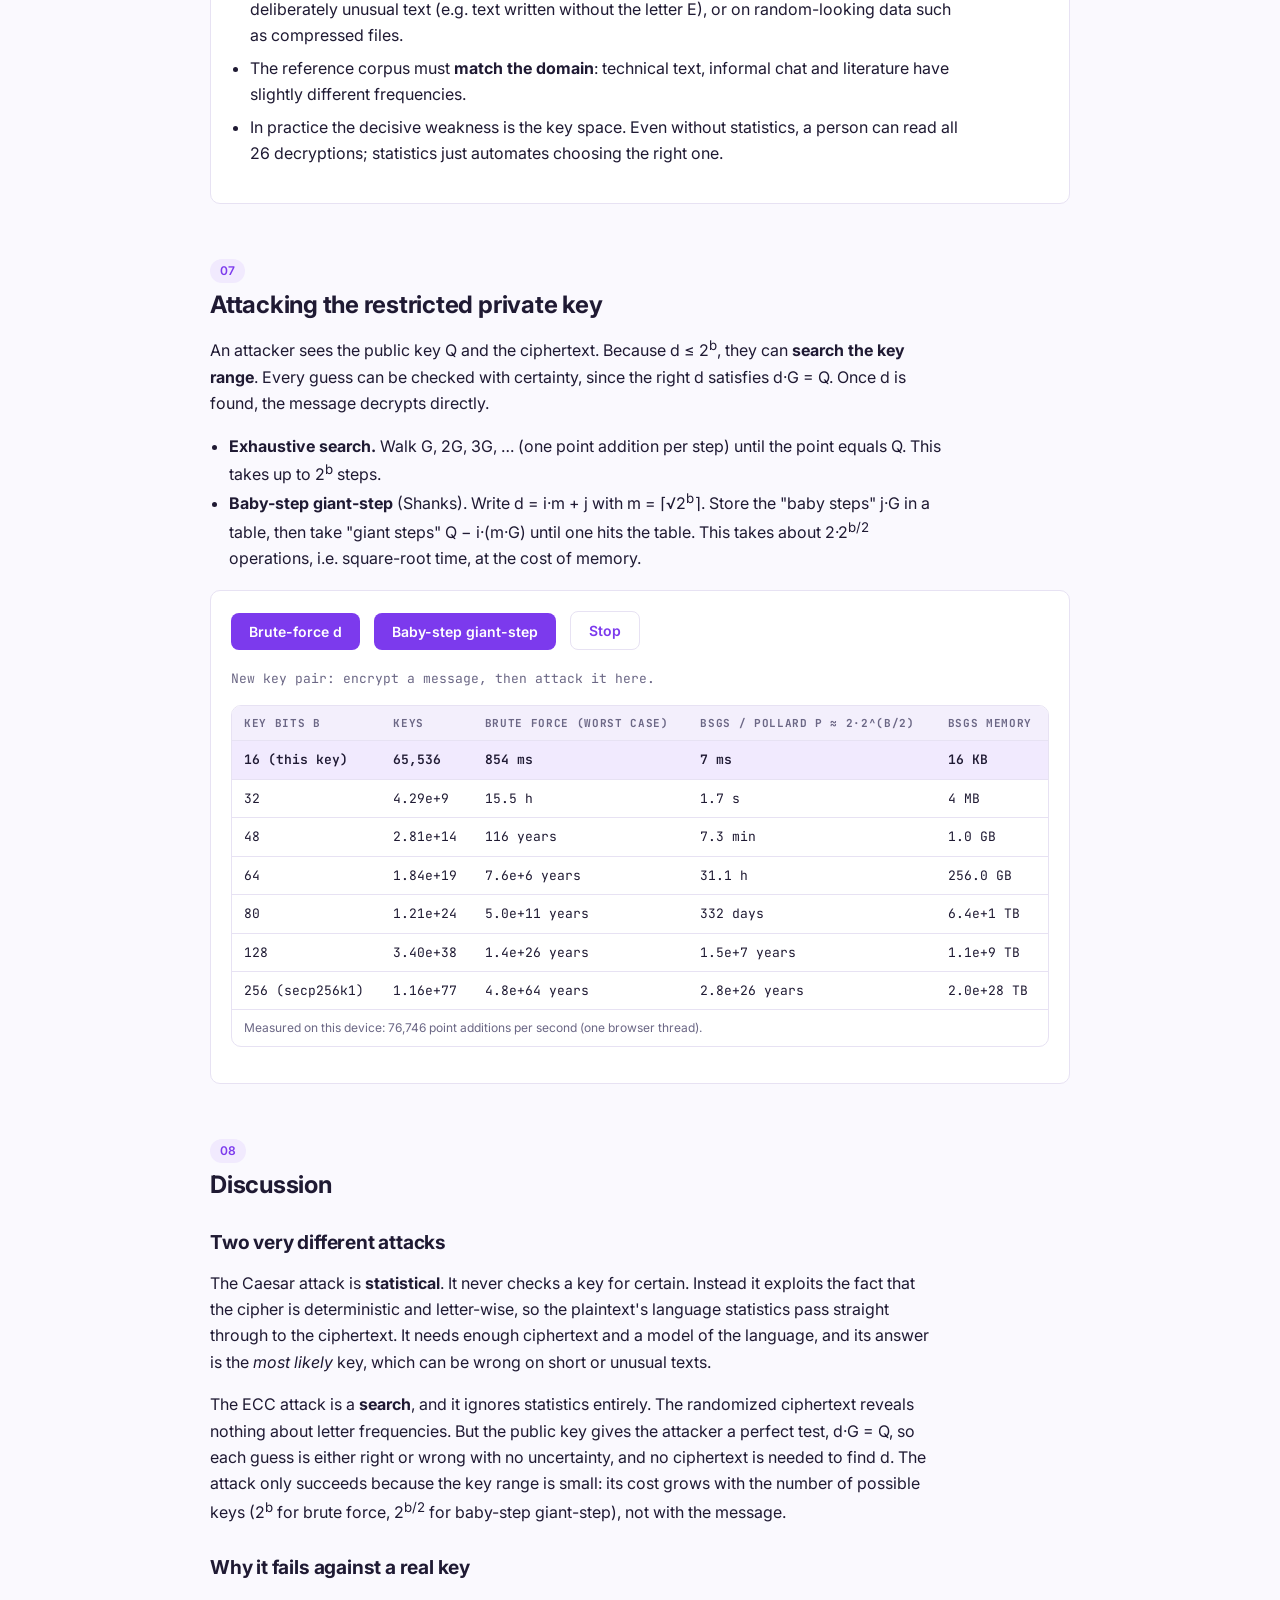
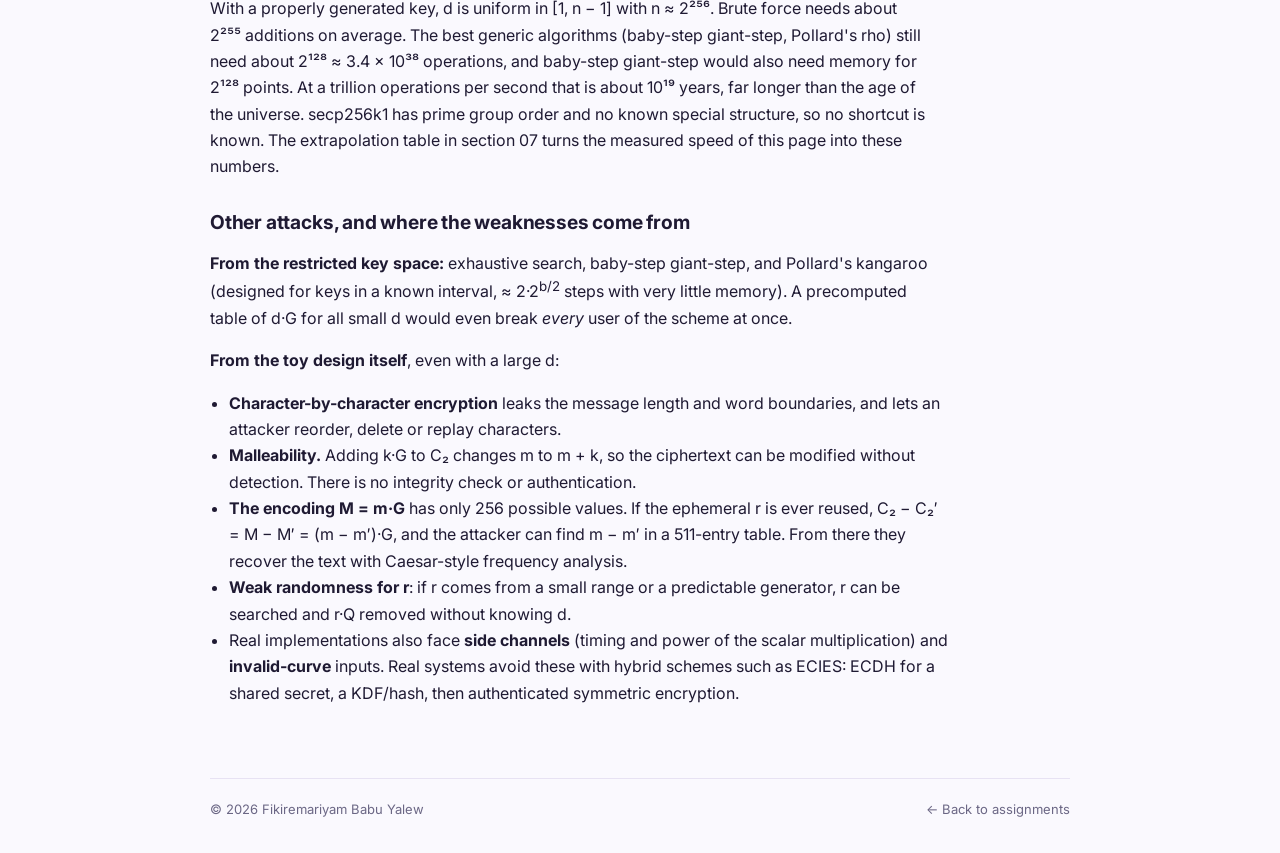
<file: homeworks/hw2-cryptanalysis/index.html>
<!DOCTYPE html>
<html lang="en">
<head>
  <meta charset="UTF-8">
  <meta name="viewport" content="width=device-width, initial-scale=1.0">
  <title>Homework 2 · Encryption &amp; Cryptanalysis | Statistics Notebook</title>
  <link rel="preconnect" href="https://fonts.googleapis.com">
  <link href="https://fonts.googleapis.com/css2?family=Fraunces:opsz,wght@9..144,500;9..144,700&family=Inter:wght@400;500;600&family=JetBrains+Mono:wght@400;600&display=swap" rel="stylesheet">
  <link rel="stylesheet" href="../../assets/css/theme.css">
  <link rel="stylesheet" href="style.css">
</head>
<body>
  <div class="layout">

    <aside class="sidebar">
      <a href="../../index.html" class="brand">
        <span class="brand-mark">σ²</span>
        <span class="brand-text">Statistics<br><small>Notebook</small></span>
      </a>
      <nav class="side-nav" aria-label="Homework sections">
        <a href="#assignment">Assignment</a>
        <a href="#ecc">Toy ECC encryption</a>
        <a href="#caesar">Caesar cipher</a>
        <a href="#compare">Comparison</a>
        <a href="#cryptanalysis">Caesar cryptanalysis</a>
        <a href="#lengths">Ciphertext length</a>
        <a href="#keyattack">Attacking the key</a>
        <a href="#discussion">Discussion</a>
      </nav>
      <div class="side-meta">
        <span class="meta-label">Homework</span>
        <strong>2 · Cryptanalysis</strong>
        <span class="meta-label">Student</span>
        <strong>Fikiremariyam Babu Yalew</strong>
      </div>
      <button class="theme-toggle" type="button" aria-label="Toggle dark mode">
        <span class="icon-sun">☀</span><span class="icon-moon">☾</span>
      </button>
    </aside>

    <main class="content">

      <header class="hw-header">
        <a href="../../index.html#assignments" class="back">← All assignments</a>
        <p class="eyebrow">Homework 2 · Cryptanalysis</p>
        <h1>Encryption &amp; cryptanalysis</h1>
        <p class="lead">One message, two ciphers: elliptic-curve ElGamal on secp256k1 and the Caesar shift. Each is then broken, one with letter statistics and the other by searching its small key space.</p>
      </header>

      <!-- 01 -->
      <section id="assignment" class="part">
        <span class="part-num">01</span>
        <div>
          <h2>Assignment</h2>
          <ol>
            <li>Using the toy secp256k1 scheme from Homework 1, <strong>encrypt and decrypt</strong> a simple message; describe the steps and the role of the keys.</li>
            <li>Implement the <strong>Caesar cipher</strong> on the same message, and compare the two schemes (procedures, key spaces, statistical properties).</li>
            <li><strong>Statistical cryptanalysis</strong>: recover the Caesar key from letter statistics of a known language; test on ciphertexts of different lengths; optionally compare exhaustive search, letter frequency and n-gram scoring.</li>
            <li>The toy scheme restricts the private key to a small range: <strong>attack it</strong>, compare with the Caesar attack, explain why it fails against a properly sized key, and discuss which weaknesses come from the small key space and which from the toy design.</li>
          </ol>
        </div>
      </section>

      <!-- 02 ECC -->
      <section id="ecc" class="part">
        <span class="part-num">02</span>
        <div>
          <h2>Toy ECC encryption (EC-ElGamal on secp256k1)</h2>
          <p>We use the real secp256k1 curve and generator G from Homework 1. The only "toy" restriction is that the <strong>private key d is limited to a small range</strong> 1 … 2<sup>b</sup>.</p>
          <div class="formula">Key generation   d ∈ [1, 2ᵇ]  (private)          Q = d·G  (public)
Encoding         character code m ∈ [0, 255]  →  point M = m·G
Encryption       pick a fresh random r,  C₁ = r·G,   C₂ = M + r·Q
Decryption       M = C₂ − d·C₁        (because d·C₁ = d·r·G = r·Q)
Decoding         find m with m·G = M  (lookup table of 256 points)</div>
          <p><strong>The role of the keys.</strong> The public key Q lets <em>anyone</em> encrypt: they mask M with r·Q, which only they can compute because only they know r. The private key d is the only thing that removes the mask, since d·C₁ = r·Q. The ephemeral key r is new for every character, so the same letter encrypts differently each time (the scheme is <em>probabilistic</em>). The security of the whole scheme relies on recovering d from Q (the ECDLP) being hard.</p>
          <div class="panel">
            <div class="controls">
              <label>Private-key range
                <select id="bits">
                  <option value="12">d ≤ 2¹² (4,096)</option>
                  <option value="16" selected>d ≤ 2¹⁶ (65,536)</option>
                  <option value="20">d ≤ 2²⁰ (1,048,576)</option>
                  <option value="24">d ≤ 2²⁴ (16,777,216)</option>
                </select>
              </label>
              <button class="btn ghost" id="keygen" type="button">New key pair</button>
            </div>
            <div class="facts" id="keys"></div>
            <label class="block-label" for="message">Message</label>
            <textarea id="message" rows="2">Meet me at the library at noon</textarea>
            <div class="controls top-gap">
              <button class="btn" id="encrypt" type="button">Encrypt</button>
              <button class="btn ghost" id="decrypt" type="button">Decrypt</button>
              <span class="progress" id="ecc-progress"></span>
            </div>
            <div class="table-wrap"><table class="steps" id="cipher-table"></table></div>
            <div class="pubkey" id="ecc-result"><span class="pk-label">DECRYPTED</span><span class="pk-value">—</span></div>
          </div>
        </div>
      </section>

      <!-- 03 CAESAR -->
      <section id="caesar" class="part">
        <span class="part-num">03</span>
        <div>
          <h2>The Caesar cipher</h2>
          <p>Each letter is shifted forward by a fixed key s in the 26-letter alphabet. Case is kept, and spaces and punctuation are left untouched.</p>
          <div class="formula">Encryption   c = (p + s) mod 26
Decryption   p = (c − s) mod 26          key space: s ∈ {0, …, 25}</div>
          <div class="panel">
            <div class="controls">
              <label>Key s
                <input id="shift" type="number" min="0" max="25" value="3">
              </label>
              <button class="btn" id="caesar-enc" type="button">Encrypt the same message</button>
            </div>
            <div class="facts" id="caesar-out"></div>
          </div>
        </div>
      </section>

      <!-- 04 COMPARISON -->
      <section id="compare" class="part">
        <span class="part-num">04</span>
        <div>
          <h2>Comparing the two schemes</h2>
          <div class="table-wrap">
            <table class="compare">
              <thead><tr><th></th><th>Caesar cipher</th><th>Toy EC-ElGamal</th></tr></thead>
              <tbody>
                <tr><td>Type</td><td>Symmetric: the same secret s encrypts and decrypts.</td><td>Asymmetric: the public Q encrypts, the private d decrypts.</td></tr>
                <tr><td>Encryption</td><td>Add s to every letter.</td><td>Add the mask r·Q to the point m·G, with a fresh r each time.</td></tr>
                <tr><td>Decryption</td><td>Subtract s.</td><td>Subtract d·C₁, then look up m.</td></tr>
                <tr><td>Similarity</td><td colspan="2">Both encrypt by <em>adding a key-dependent offset in a group</em> (ℤ₂₆ vs. the curve group) and decrypt by subtracting it. Both work character by character here.</td></tr>
                <tr><td>Key space</td><td>26 keys (≈ 4.7 bits).</td><td>2<sup>b</sup> keys in the toy; ≈ 2²⁵⁶ when d is chosen properly.</td></tr>
                <tr><td>Deterministic?</td><td>Yes: the same letter always gives the same letter.</td><td>No: the same letter gives a different (C₁, C₂) every time.</td></tr>
                <tr><td>Ciphertext statistics</td><td>The letter-frequency histogram is the plaintext's, <em>shifted</em>. Language statistics leak completely.</td><td>Coordinates look uniformly random, with no letter frequencies visible.</td></tr>
                <tr><td>Size</td><td>Ciphertext is as long as the plaintext.</td><td>Each character becomes two curve points (≈ 66 bytes compressed).</td></tr>
                <tr><td>How it breaks</td><td>Frequency analysis, or simply trying all 26 keys.</td><td>Only by finding d, i.e. by solving the ECDLP or searching the key range.</td></tr>
              </tbody>
            </table>
          </div>
        </div>
      </section>

      <!-- 05 CRYPTANALYSIS -->
      <section id="cryptanalysis" class="part">
        <span class="part-num">05</span>
        <div>
          <h2>Statistical cryptanalysis of the Caesar cipher</h2>
          <p>We use only the ciphertext and knowledge of the language. Since a Caesar shift moves the whole letter histogram, the right key is the shift that makes the ciphertext histogram look most like English. Three scoring methods are compared:</p>
          <ul>
            <li><strong>Most frequent letter.</strong> Assume the most common ciphertext letter is E, so s = c<sub>max</sub> − 4.</li>
            <li><strong>χ² letter-frequency test.</strong> For each of the 26 shifts, decrypt and compute <code>χ² = Σ (Oᵢ − Eᵢ)² / Eᵢ</code> against English frequencies. The key is the shift with the smallest χ².</li>
            <li><strong>Bigram scoring</strong> (n-grams, n = 2). Score each candidate plaintext by the sum of the log-probabilities of its letter pairs (TH, HE, IN, …). The key is the shift with the highest score.</li>
          </ul>
          <p>Exhaustive search is the frame for all three: there are only 26 candidates, and the statistics decide which one is English. The reference distribution is built from a corpus. A built-in English letter-frequency table is used by default, and you can paste any large English text below to rebuild it.</p>
          <div class="panel">
            <label class="block-label" for="ciphertext">Ciphertext</label>
            <textarea id="ciphertext" rows="3"></textarea>
            <details class="corpus">
              <summary>Reference corpus (optional)</summary>
              <textarea id="corpus" rows="4" placeholder="Paste a long English text (e.g. a public-domain book) and press “Use corpus”."></textarea>
              <div class="controls top-gap">
                <button class="btn ghost" id="use-corpus" type="button">Use corpus</button>
                <button class="btn ghost" id="reset-corpus" type="button">Back to built-in table</button>
                <span class="progress" id="corpus-info">Using built-in English frequencies.</span>
              </div>
            </details>
            <div class="controls top-gap">
              <button class="btn" id="crack" type="button">Recover the key</button>
            </div>
            <div class="facts" id="crack-facts"></div>
            <div class="chart-grid">
              <figure><canvas id="c-cipher" class="chart small"></canvas><figcaption>Letter frequencies of the ciphertext (A → Z)</figcaption></figure>
              <figure><canvas id="c-ref" class="chart small"></canvas><figcaption>Reference English frequencies (A → Z)</figcaption></figure>
              <figure class="wide-fig"><canvas id="c-chi" class="chart small"></canvas><figcaption>χ² for each candidate shift: the minimum marks the key</figcaption></figure>
            </div>
            <div class="table-wrap top-gap"><table class="steps" id="candidates"></table></div>
          </div>
        </div>
      </section>

      <!-- 06 LENGTHS -->
      <section id="lengths" class="part">
        <span class="part-num">06</span>
        <div>
          <h2>Effectiveness vs. ciphertext length</h2>
          <p>For each length L we take many random excerpts of English text with L letters, encrypt each with a random key, and check how often each method recovers the right key.</p>
          <div class="panel">
            <div class="controls">
              <label>Trials per length
                <select id="trials"><option>100</option><option selected>300</option><option>1000</option></select>
              </label>
              <button class="btn" id="run-lengths" type="button">Run experiment</button>
            </div>
            <canvas id="c-lengths" class="chart"></canvas>
            <div class="legend" id="legend"></div>
            <div class="table-wrap top-gap"><table class="steps" id="length-table"></table></div>
          </div>
          <div class="panel note">
            <h3>Effectiveness and limitations</h3>
            <ul>
              <li>With <strong>very short texts</strong> (under ~10 letters) the histogram is too noisy, and several shifts give readable or equally likely text. Success drops sharply, and "most frequent letter = E" is the first method to fail.</li>
              <li><strong>χ²</strong> uses the whole distribution, so it becomes reliable after a few dozen letters. <strong>Bigram scoring</strong> also uses letter order, so it is the most accurate on short texts.</li>
              <li>All methods assume the plaintext is ordinary <strong>language with typical statistics</strong>. They fail on another language with a different distribution, on lists of names, codes or numbers, on deliberately unusual text (e.g. text written without the letter E), or on random-looking data such as compressed files.</li>
              <li>The reference corpus must <strong>match the domain</strong>: technical text, informal chat and literature have slightly different frequencies.</li>
              <li>In practice the decisive weakness is the key space. Even without statistics, a person can read all 26 decryptions; statistics just automates choosing the right one.</li>
            </ul>
          </div>
        </div>
      </section>

      <!-- 07 KEY ATTACK -->
      <section id="keyattack" class="part">
        <span class="part-num">07</span>
        <div>
          <h2>Attacking the restricted private key</h2>
          <p>An attacker sees the public key Q and the ciphertext. Because d ≤ 2<sup>b</sup>, they can <strong>search the key range</strong>. Every guess can be checked with certainty, since the right d satisfies d·G = Q. Once d is found, the message decrypts directly.</p>
          <ul>
            <li><strong>Exhaustive search.</strong> Walk G, 2G, 3G, … (one point addition per step) until the point equals Q. This takes up to 2<sup>b</sup> steps.</li>
            <li><strong>Baby-step giant-step</strong> (Shanks). Write d = i·m + j with m = ⌈√2<sup>b</sup>⌉. Store the "baby steps" j·G in a table, then take "giant steps" Q − i·(m·G) until one hits the table. This takes about 2·2<sup>b/2</sup> operations, i.e. square-root time, at the cost of memory.</li>
          </ul>
          <div class="panel">
            <div class="controls">
              <button class="btn" id="brute" type="button">Brute-force d</button>
              <button class="btn" id="bsgs" type="button">Baby-step giant-step</button>
              <button class="btn ghost" id="stop-attack" type="button">Stop</button>
              <span class="progress" id="attack-progress"></span>
            </div>
            <div class="output" id="attack-out">Encrypt a message in section 02 first, then attack it here.</div>
            <div class="table-wrap top-gap"><table class="steps" id="extrapolation"></table></div>
          </div>
        </div>
      </section>

      <!-- 08 DISCUSSION -->
      <section id="discussion" class="part">
        <span class="part-num">08</span>
        <div>
          <h2>Discussion</h2>
          <h3>Two very different attacks</h3>
          <p>The Caesar attack is <strong>statistical</strong>. It never checks a key for certain. Instead it exploits the fact that the cipher is deterministic and letter-wise, so the plaintext's language statistics pass straight through to the ciphertext. It needs enough ciphertext and a model of the language, and its answer is the <em>most likely</em> key, which can be wrong on short or unusual texts.</p>
          <p>The ECC attack is a <strong>search</strong>, and it ignores statistics entirely. The randomized ciphertext reveals nothing about letter frequencies. But the public key gives the attacker a perfect test, d·G = Q, so each guess is either right or wrong with no uncertainty, and no ciphertext is needed to find d. The attack only succeeds because the key range is small: its cost grows with the number of possible keys (2<sup>b</sup> for brute force, 2<sup>b/2</sup> for baby-step giant-step), not with the message.</p>
          <h3>Why it fails against a real key</h3>
          <p>With a properly generated key, d is uniform in [1, n − 1] with n ≈ 2²⁵⁶. Brute force needs about 2²⁵⁵ additions on average. The best generic algorithms (baby-step giant-step, Pollard's rho) still need about 2¹²⁸ ≈ 3.4 × 10³⁸ operations, and baby-step giant-step would also need memory for 2¹²⁸ points. At a trillion operations per second that is about 10¹⁹ years, far longer than the age of the universe. secp256k1 has prime group order and no known special structure, so no shortcut is known. The extrapolation table in section 07 turns the measured speed of this page into these numbers.</p>
          <h3>Other attacks, and where the weaknesses come from</h3>
          <p><strong>From the restricted key space:</strong> exhaustive search, baby-step giant-step, and Pollard's kangaroo (designed for keys in a known interval, ≈ 2·2<sup>b/2</sup> steps with very little memory). A precomputed table of d·G for all small d would even break <em>every</em> user of the scheme at once.</p>
          <p><strong>From the toy design itself</strong>, even with a large d:</p>
          <ul>
            <li><strong>Character-by-character encryption</strong> leaks the message length and word boundaries, and lets an attacker reorder, delete or replay characters.</li>
            <li><strong>Malleability.</strong> Adding k·G to C₂ changes m to m + k, so the ciphertext can be modified without detection. There is no integrity check or authentication.</li>
            <li><strong>The encoding M = m·G</strong> has only 256 possible values. If the ephemeral r is ever reused, C₂ − C₂′ = M − M′ = (m − m′)·G, and the attacker can find m − m′ in a 511-entry table. From there they recover the text with Caesar-style frequency analysis.</li>
            <li><strong>Weak randomness for r</strong>: if r comes from a small range or a predictable generator, r can be searched and r·Q removed without knowing d.</li>
            <li>Real implementations also face <strong>side channels</strong> (timing and power of the scalar multiplication) and <strong>invalid-curve</strong> inputs. Real systems avoid these with hybrid schemes such as ECIES: ECDH for a shared secret, a KDF/hash, then authenticated symmetric encryption.</li>
          </ul>
        </div>
      </section>

      <footer class="foot">
        <span>© <span data-year></span> Fikiremariyam Babu Yalew</span>
        <a href="../../index.html#assignments">← Back to assignments</a>
      </footer>
    </main>
  </div>

  <script src="../../assets/js/main.js"></script>
  <script src="../../assets/js/charts.js"></script>
  <script src="../../assets/js/ecc.js"></script>
  <script src="english.js"></script>
  <script src="script.js"></script>
</body>
</html>
</file>
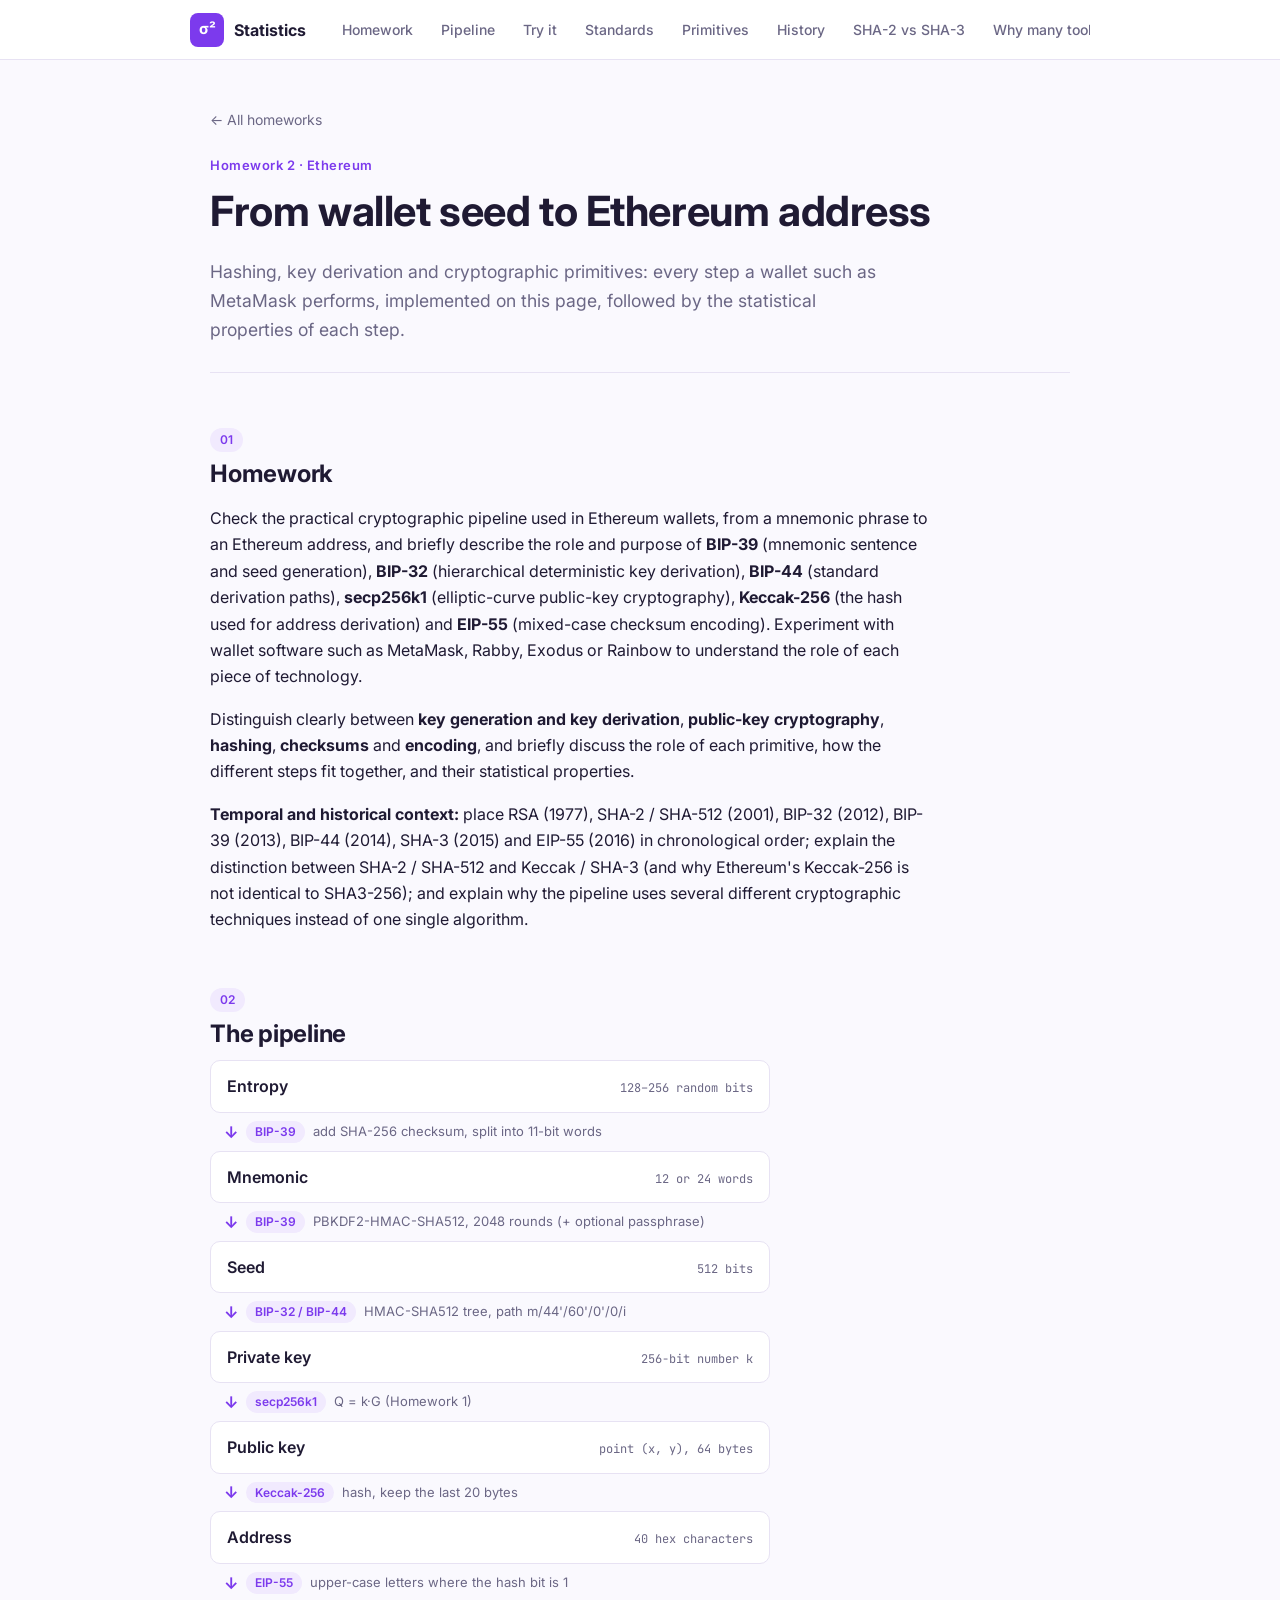
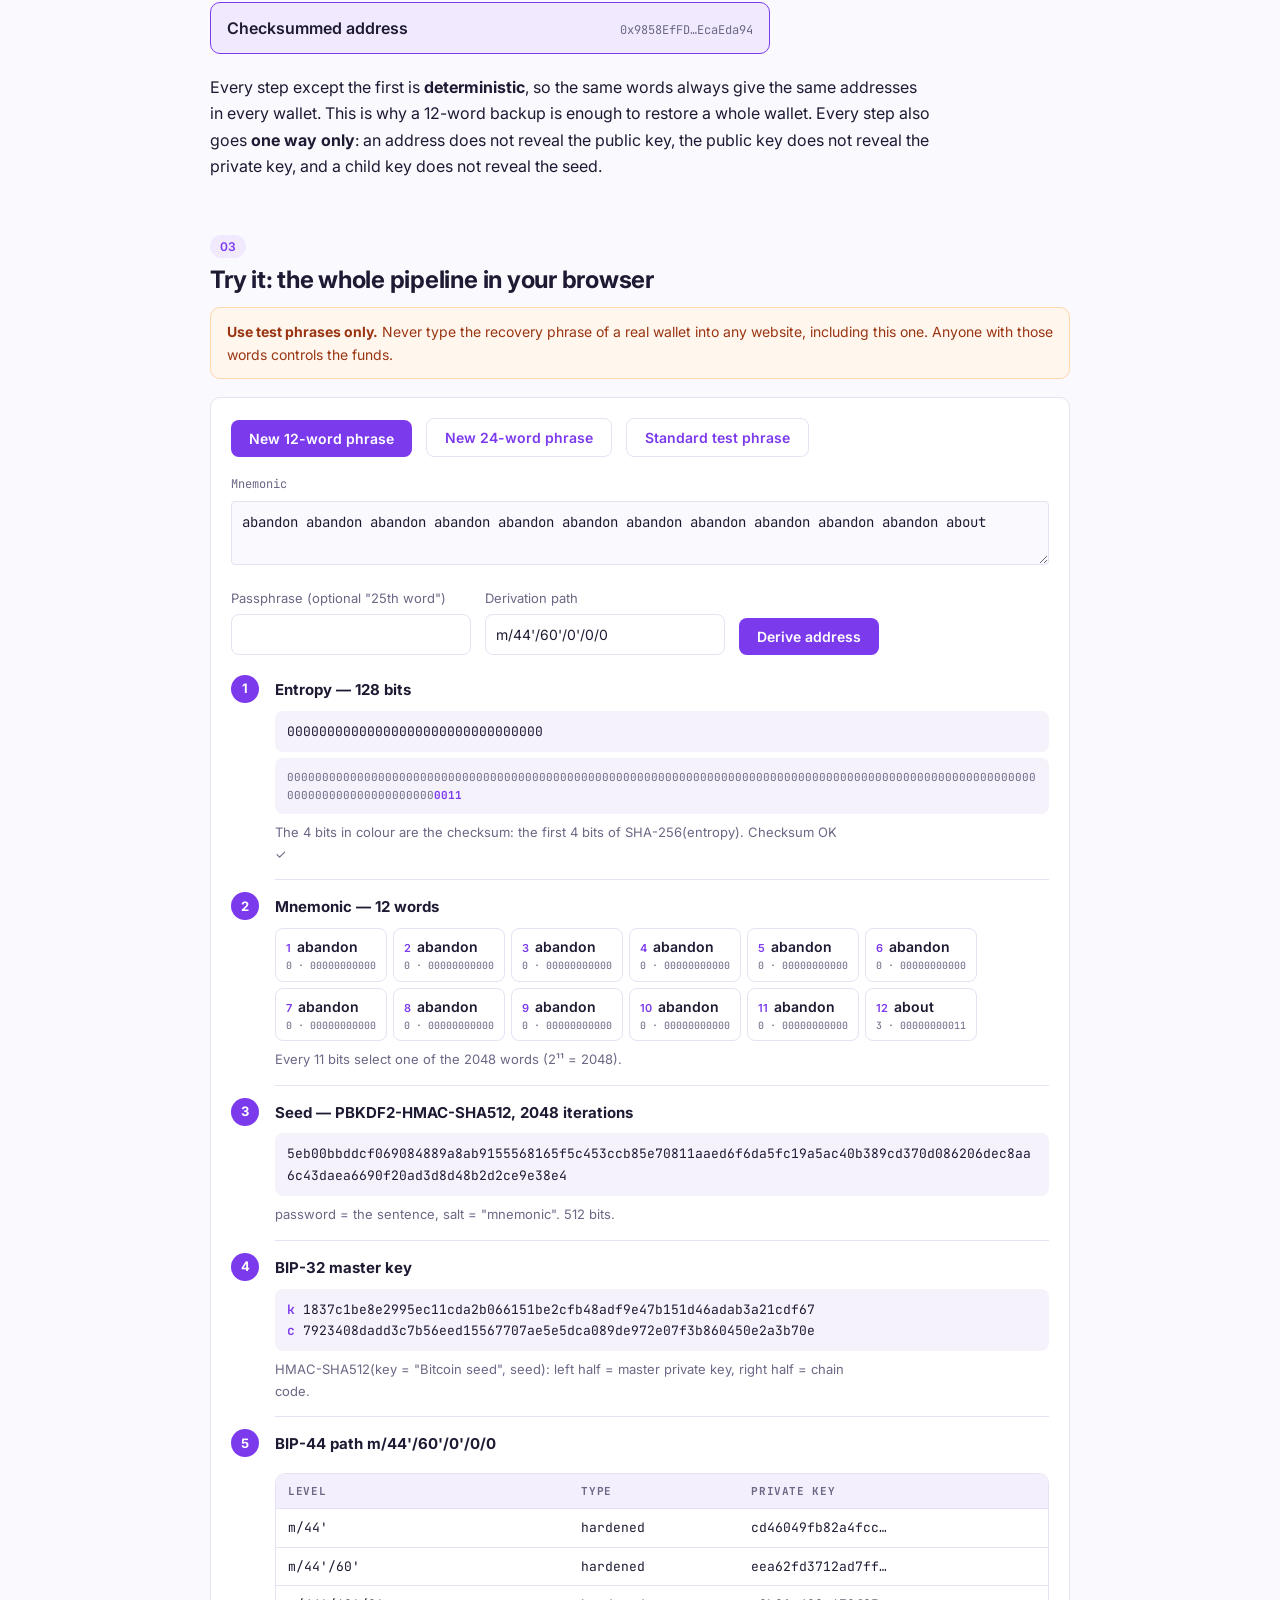
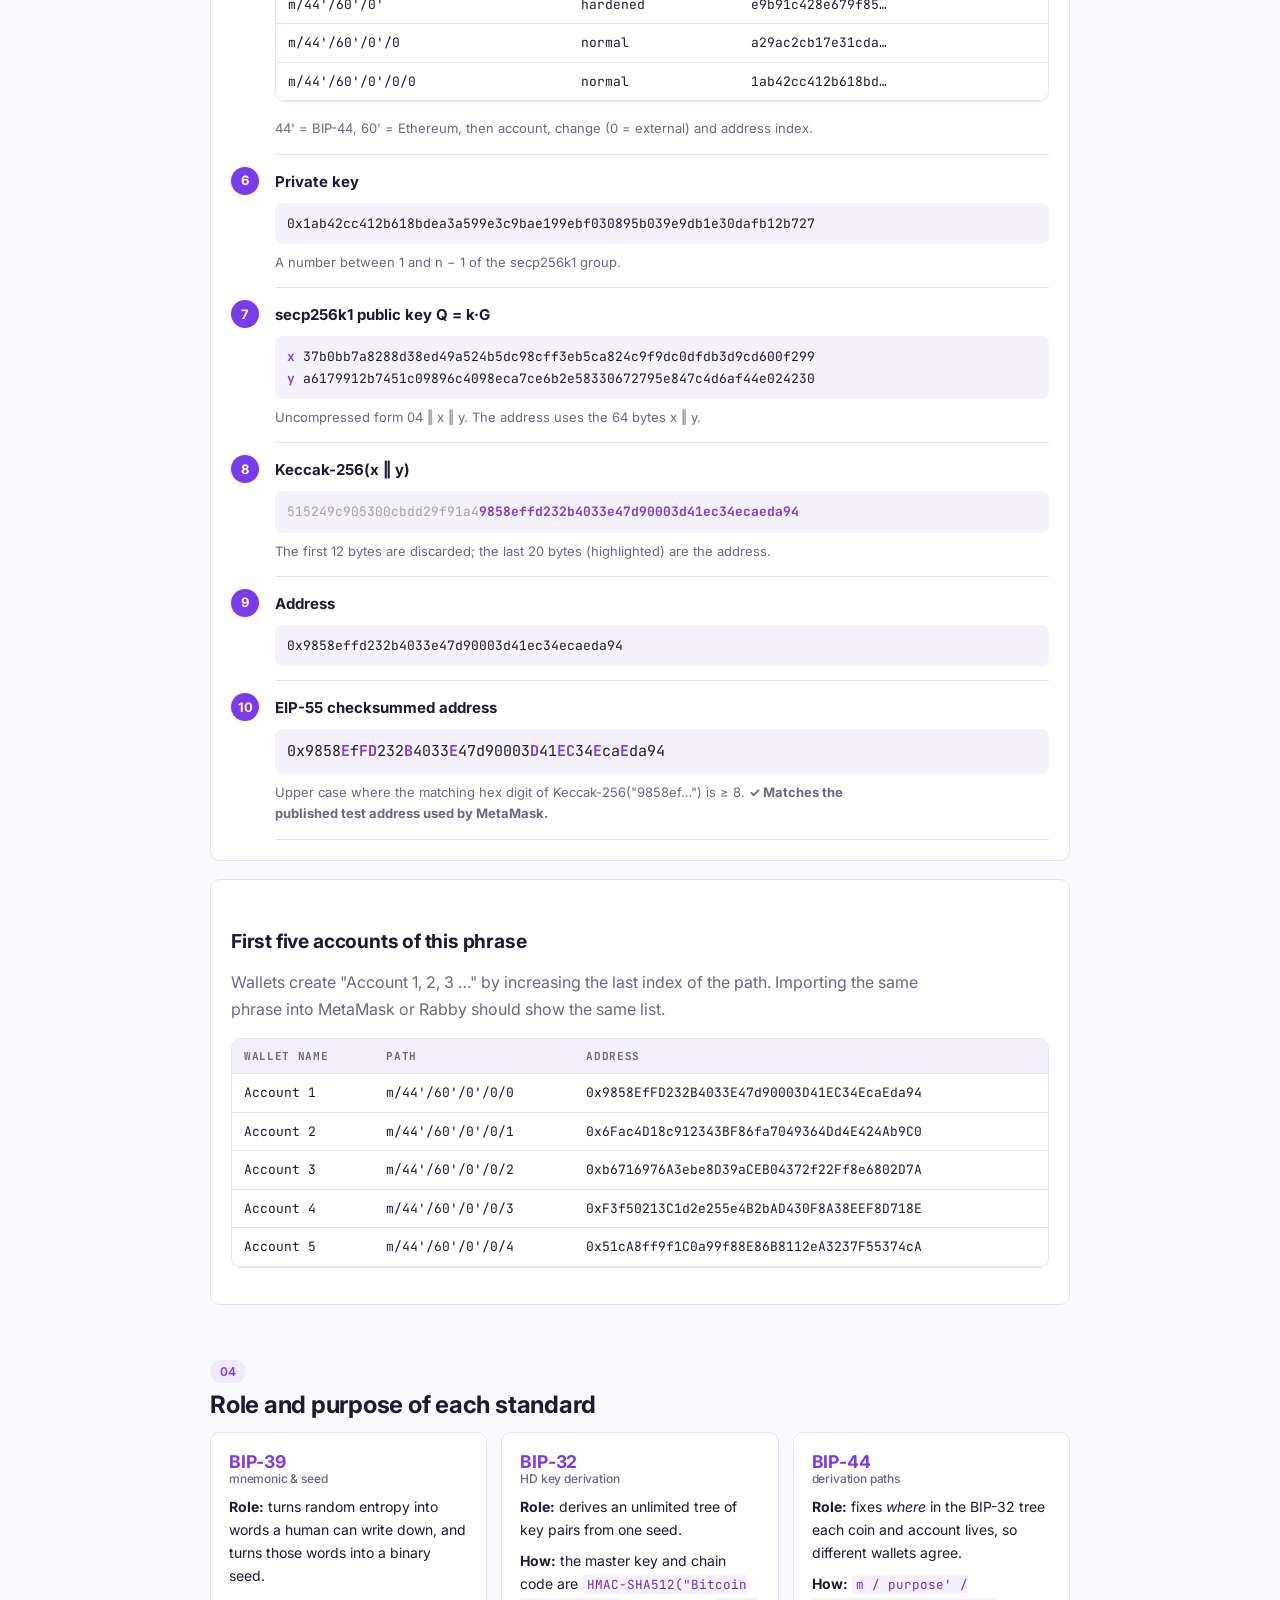
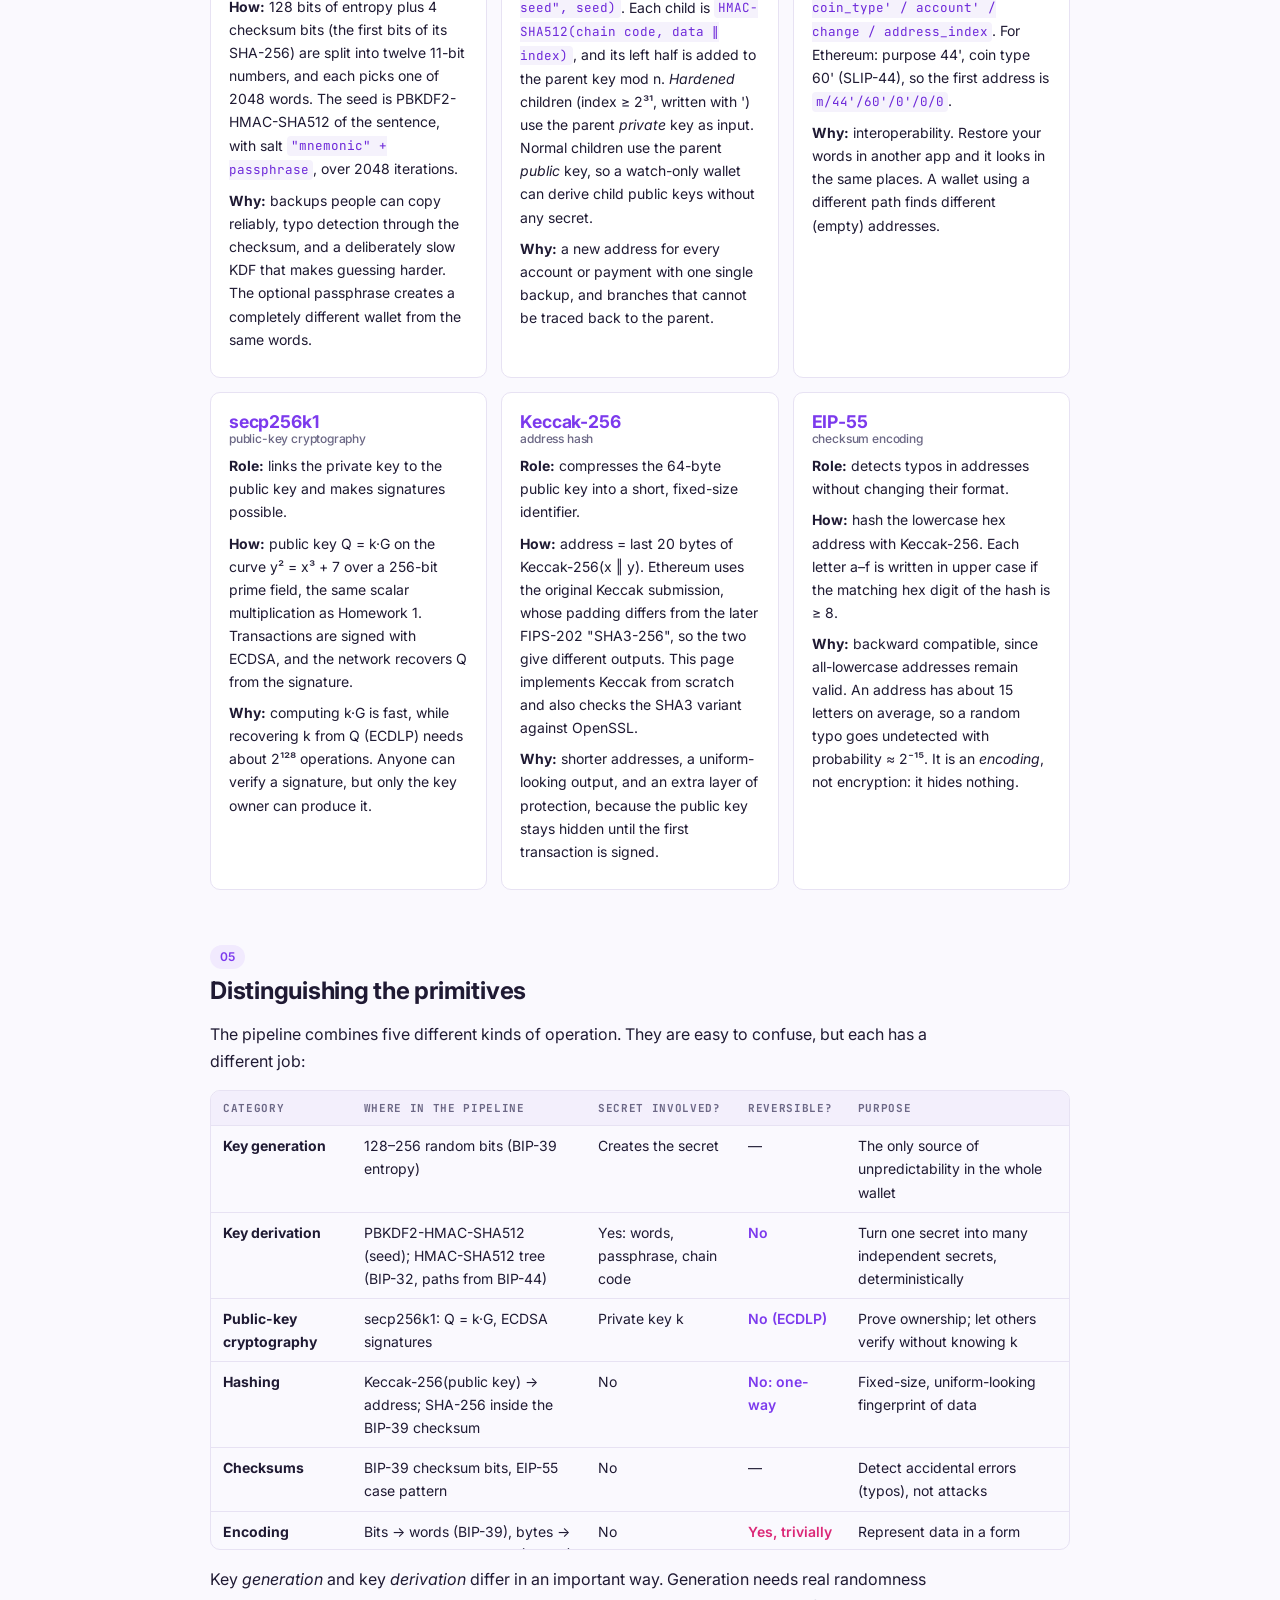
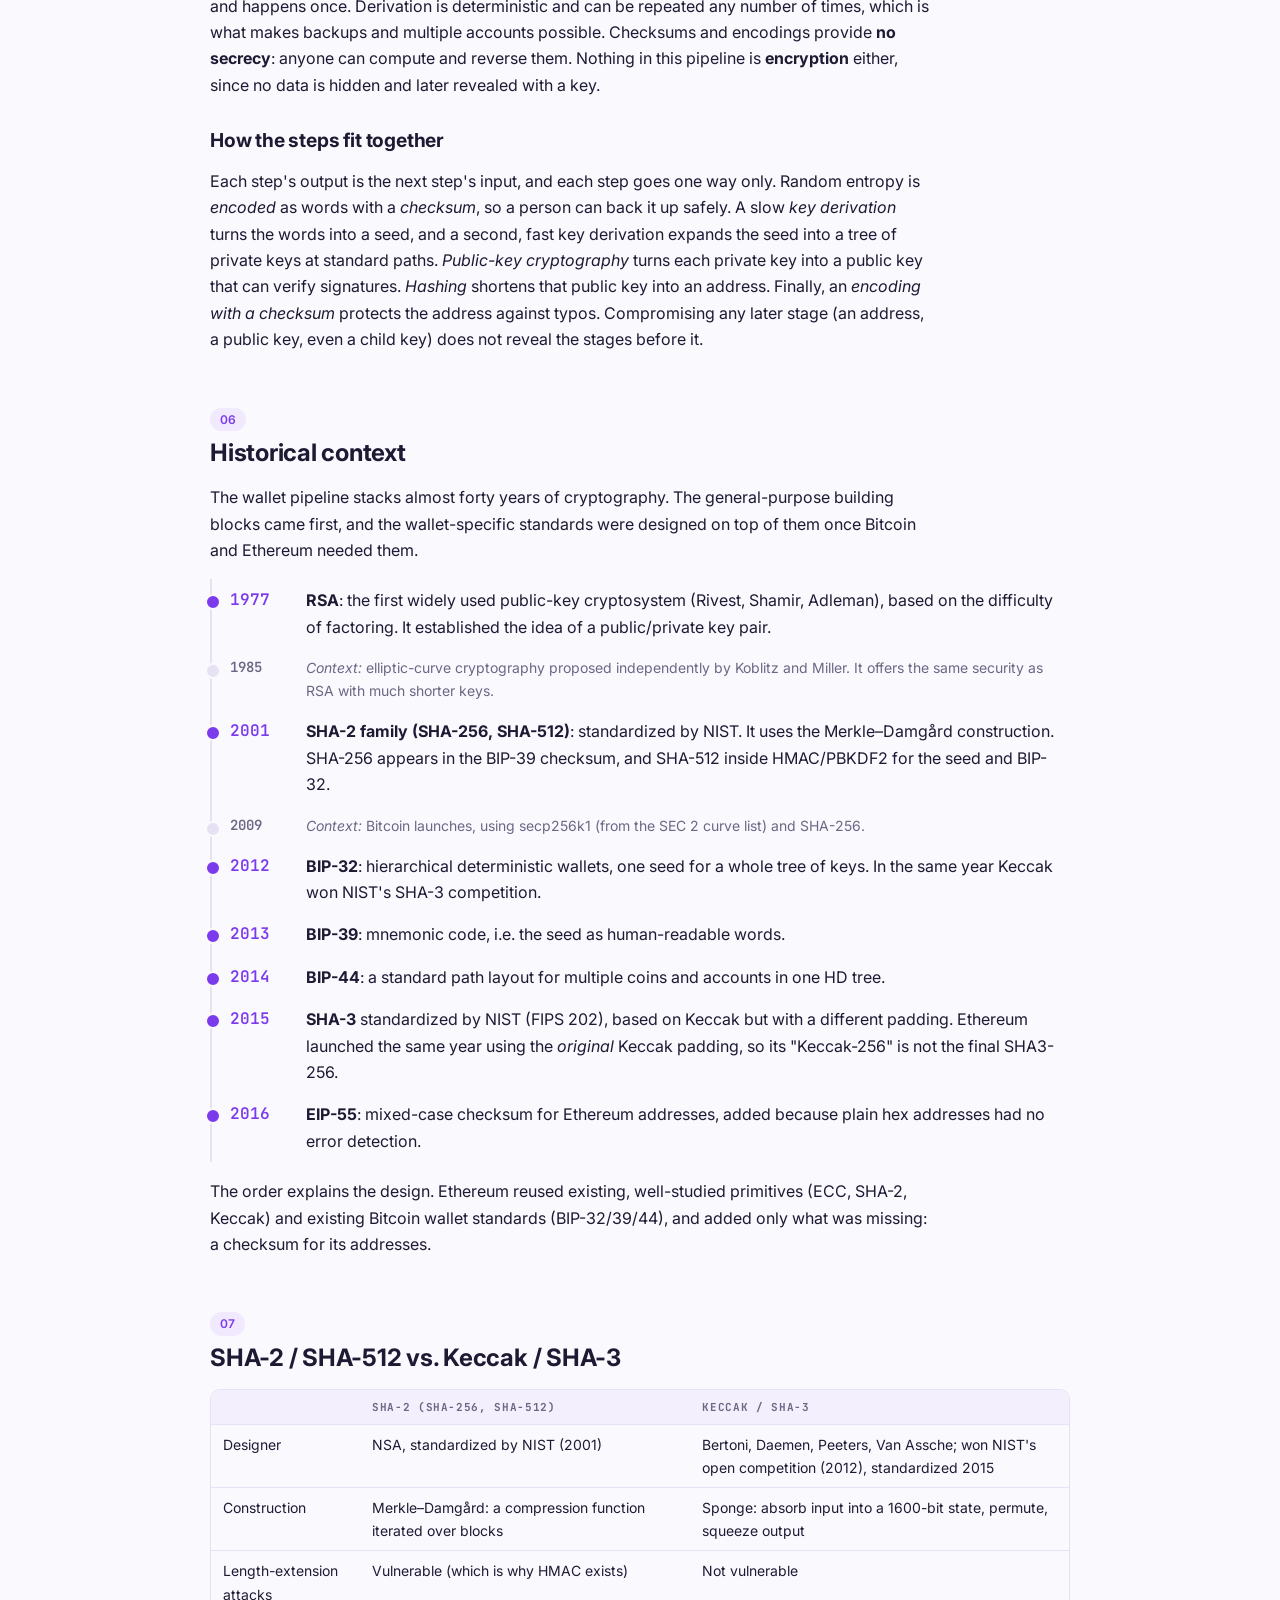
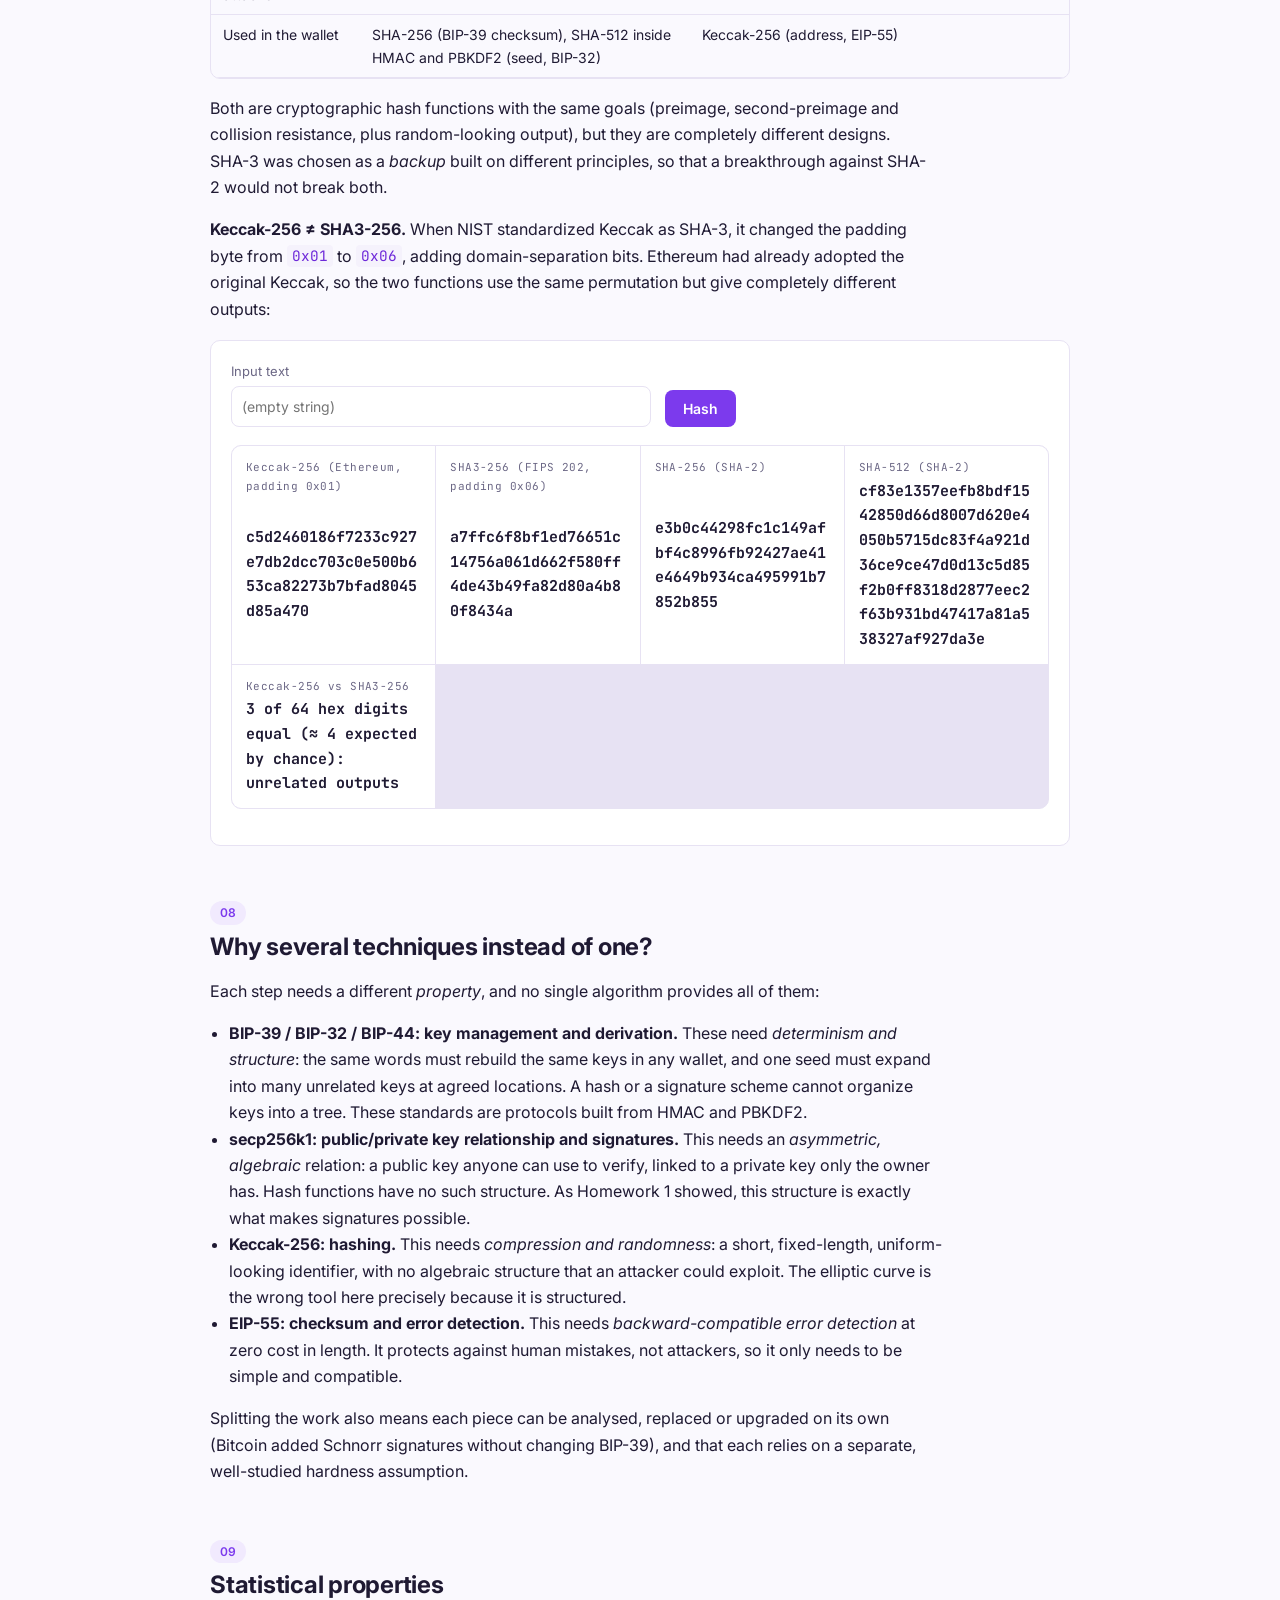
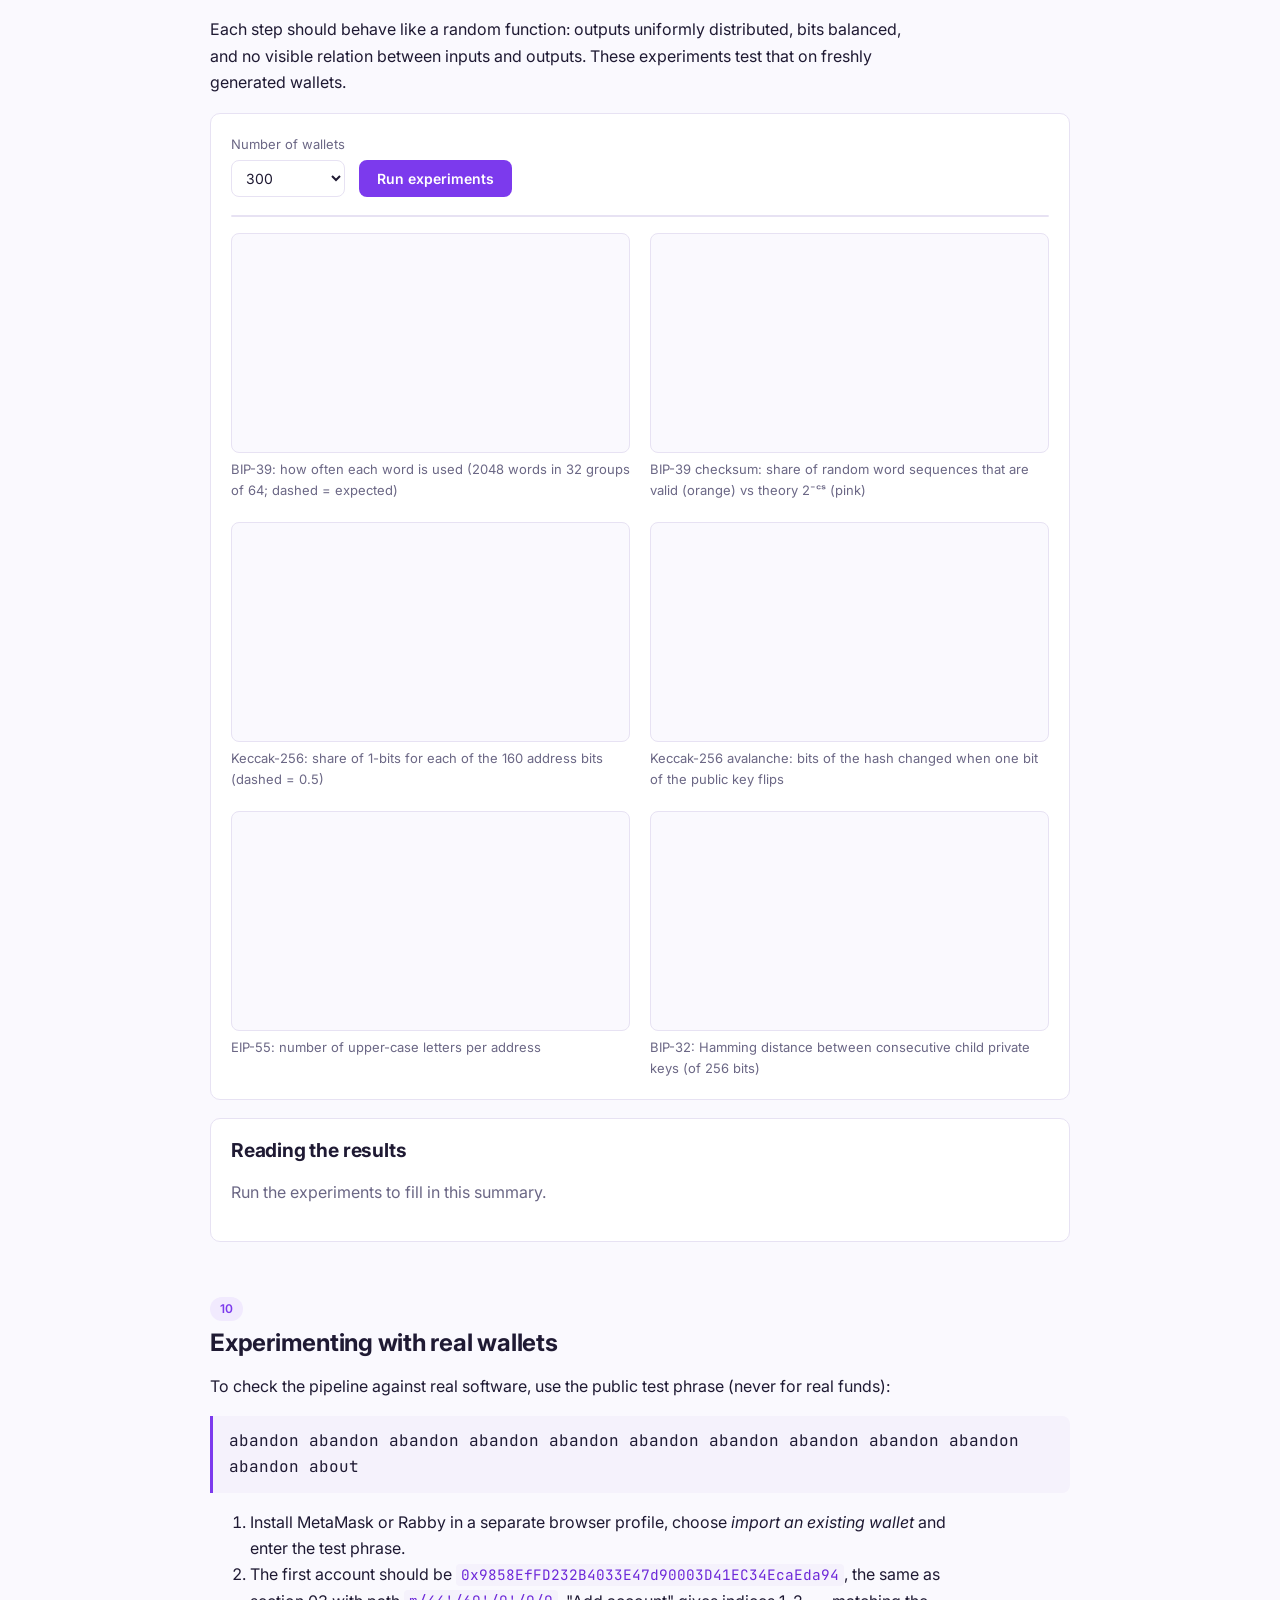
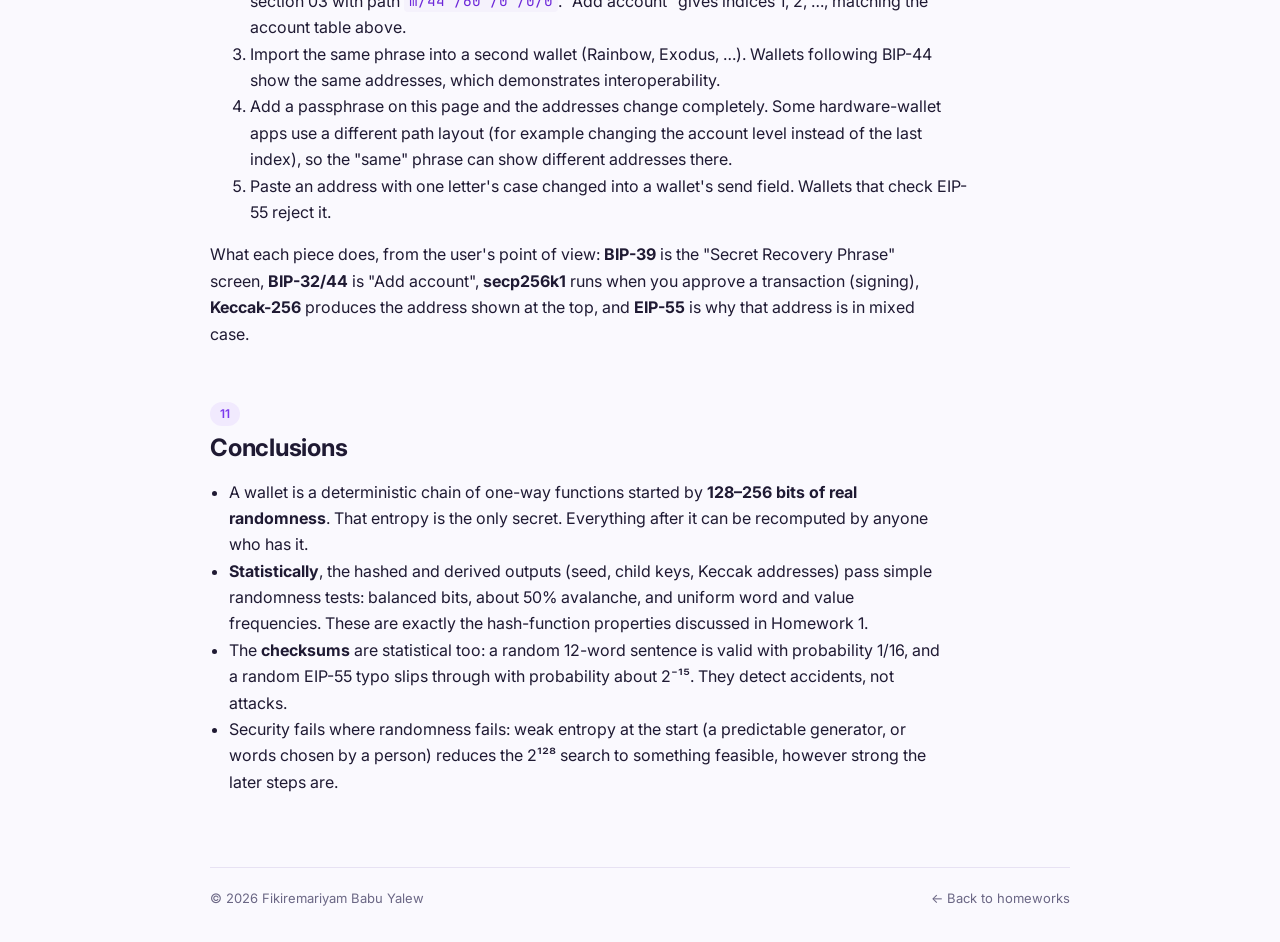
<file: homeworks/hw2-wallet/index.html>
<!DOCTYPE html>
<html lang="en">
<head>
  <meta charset="UTF-8">
  <meta name="viewport" content="width=device-width, initial-scale=1.0">
  <title>Homework 2 · From Wallet Seed to Ethereum Address | Statistics Notebook</title>
  <link rel="preconnect" href="https://fonts.googleapis.com">
  <link href="https://fonts.googleapis.com/css2?family=Inter:wght@400;500;600;700&family=JetBrains+Mono:wght@400;600&display=swap" rel="stylesheet">
  <link rel="stylesheet" href="../../assets/css/theme.css">
  <link rel="stylesheet" href="style.css">
</head>
<body>
  <div class="layout">

    <aside class="sidebar">
      <a href="../../index.html" class="brand">
        <span class="brand-mark">σ²</span>
        <span class="brand-text">Statistics<br><small>Notebook</small></span>
      </a>
      <nav class="side-nav" aria-label="Homework sections">
        <a href="#homework">Homework</a>
        <a href="#pipeline">Pipeline</a>
        <a href="#try">Try it</a>
        <a href="#standards">Standards</a>
        <a href="#primitives">Primitives</a>
        <a href="#history">History</a>
        <a href="#sha">SHA-2 vs SHA-3</a>
        <a href="#why">Why many tools</a>
        <a href="#stats">Statistics</a>
        <a href="#wallets">Real wallets</a>
        <a href="#conclusions">Conclusions</a>
      </nav>
      <div class="side-meta">
        <span class="meta-label">Homework</span>
        <strong>2 · Ethereum</strong>
        <span class="meta-label">Student</span>
        <strong>Fikiremariyam Babu Yalew</strong>
      </div>
      <button class="theme-toggle" type="button" aria-label="Toggle dark mode"></button>
    </aside>

    <main class="content">

      <header class="hw-header">
        <a href="../../index.html#homeworks" class="back">← All homeworks</a>
        <p class="eyebrow">Homework 2 · Ethereum</p>
        <h1>From wallet seed to Ethereum address</h1>
        <p class="lead">Hashing, key derivation and cryptographic primitives: every step a wallet such as MetaMask performs, implemented on this page, followed by the statistical properties of each step.</p>
      </header>

      <!-- 01 -->
      <section id="homework" class="part">
        <span class="part-num">01</span>
        <div>
          <h2>Homework</h2>
          <p>Check the practical cryptographic pipeline used in Ethereum wallets, from a mnemonic phrase to an Ethereum address, and briefly describe the role and purpose of <strong>BIP-39</strong> (mnemonic sentence and seed generation), <strong>BIP-32</strong> (hierarchical deterministic key derivation), <strong>BIP-44</strong> (standard derivation paths), <strong>secp256k1</strong> (elliptic-curve public-key cryptography), <strong>Keccak-256</strong> (the hash used for address derivation) and <strong>EIP-55</strong> (mixed-case checksum encoding). Experiment with wallet software such as MetaMask, Rabby, Exodus or Rainbow to understand the role of each piece of technology.</p>
          <p>Distinguish clearly between <strong>key generation and key derivation</strong>, <strong>public-key cryptography</strong>, <strong>hashing</strong>, <strong>checksums</strong> and <strong>encoding</strong>, and briefly discuss the role of each primitive, how the different steps fit together, and their statistical properties.</p>
          <p><strong>Temporal and historical context:</strong> place RSA (1977), SHA-2 / SHA-512 (2001), BIP-32 (2012), BIP-39 (2013), BIP-44 (2014), SHA-3 (2015) and EIP-55 (2016) in chronological order; explain the distinction between SHA-2 / SHA-512 and Keccak / SHA-3 (and why Ethereum's Keccak-256 is not identical to SHA3-256); and explain why the pipeline uses several different cryptographic techniques instead of one single algorithm.</p>
        </div>
      </section>

      <!-- 02 PIPELINE -->
      <section id="pipeline" class="part">
        <span class="part-num">02</span>
        <div>
          <h2>The pipeline</h2>
          <div class="flow">
            <div class="flow-step"><span class="flow-name">Entropy</span><span class="flow-desc">128–256 random bits</span></div>
            <div class="flow-arrow"><span>BIP-39</span>add SHA-256 checksum, split into 11-bit words</div>
            <div class="flow-step"><span class="flow-name">Mnemonic</span><span class="flow-desc">12 or 24 words</span></div>
            <div class="flow-arrow"><span>BIP-39</span>PBKDF2-HMAC-SHA512, 2048 rounds (+ optional passphrase)</div>
            <div class="flow-step"><span class="flow-name">Seed</span><span class="flow-desc">512 bits</span></div>
            <div class="flow-arrow"><span>BIP-32 / BIP-44</span>HMAC-SHA512 tree, path m/44'/60'/0'/0/i</div>
            <div class="flow-step"><span class="flow-name">Private key</span><span class="flow-desc">256-bit number k</span></div>
            <div class="flow-arrow"><span>secp256k1</span>Q = k·G (Homework 1)</div>
            <div class="flow-step"><span class="flow-name">Public key</span><span class="flow-desc">point (x, y), 64 bytes</span></div>
            <div class="flow-arrow"><span>Keccak-256</span>hash, keep the last 20 bytes</div>
            <div class="flow-step"><span class="flow-name">Address</span><span class="flow-desc">40 hex characters</span></div>
            <div class="flow-arrow"><span>EIP-55</span>upper-case letters where the hash bit is 1</div>
            <div class="flow-step final"><span class="flow-name">Checksummed address</span><span class="flow-desc">0x9858EfFD…EcaEda94</span></div>
          </div>
          <p>Every step except the first is <strong>deterministic</strong>, so the same words always give the same addresses in every wallet. This is why a 12-word backup is enough to restore a whole wallet. Every step also goes <strong>one way only</strong>: an address does not reveal the public key, the public key does not reveal the private key, and a child key does not reveal the seed.</p>
        </div>
      </section>

      <!-- 03 TRY -->
      <section id="try" class="part">
        <span class="part-num">03</span>
        <div>
          <h2>Try it: the whole pipeline in your browser</h2>
          <div class="warning"><strong>Use test phrases only.</strong> Never type the recovery phrase of a real wallet into any website, including this one. Anyone with those words controls the funds.</div>
          <div class="panel">
            <div class="controls">
              <button class="btn" id="gen12" type="button">New 12-word phrase</button>
              <button class="btn ghost" id="gen24" type="button">New 24-word phrase</button>
              <button class="btn ghost" id="vector" type="button">Standard test phrase</button>
            </div>
            <label class="block-label" for="mnemonic">Mnemonic</label>
            <textarea id="mnemonic" rows="2" spellcheck="false"></textarea>
            <div class="controls top-gap">
              <label>Passphrase (optional "25th word")
                <input id="passphrase" type="text" value="" spellcheck="false">
              </label>
              <label>Derivation path
                <input id="path" type="text" value="m/44'/60'/0'/0/0" spellcheck="false">
              </label>
              <button class="btn" id="derive" type="button">Derive address</button>
            </div>
            <div id="stages" class="stages"></div>
          </div>

          <div class="panel">
            <h3>First five accounts of this phrase</h3>
            <p class="muted">Wallets create "Account 1, 2, 3 …" by increasing the last index of the path. Importing the same phrase into MetaMask or Rabby should show the same list.</p>
            <div class="table-wrap"><table class="steps" id="accounts"></table></div>
          </div>
        </div>
      </section>

      <!-- 04 STANDARDS -->
      <section id="standards" class="part">
        <span class="part-num">04</span>
        <div>
          <h2>Role and purpose of each standard</h2>
          <div class="std-grid">
            <article class="std">
              <h3>BIP-39 <small>mnemonic &amp; seed</small></h3>
              <p><strong>Role:</strong> turns random entropy into words a human can write down, and turns those words into a binary seed.</p>
              <p><strong>How:</strong> 128 bits of entropy plus 4 checksum bits (the first bits of its SHA-256) are split into twelve 11-bit numbers, and each picks one of 2048 words. The seed is PBKDF2-HMAC-SHA512 of the sentence, with salt <code>"mnemonic" + passphrase</code>, over 2048 iterations.</p>
              <p><strong>Why:</strong> backups people can copy reliably, typo detection through the checksum, and a deliberately slow KDF that makes guessing harder. The optional passphrase creates a completely different wallet from the same words.</p>
            </article>
            <article class="std">
              <h3>BIP-32 <small>HD key derivation</small></h3>
              <p><strong>Role:</strong> derives an unlimited tree of key pairs from one seed.</p>
              <p><strong>How:</strong> the master key and chain code are <code>HMAC-SHA512("Bitcoin seed", seed)</code>. Each child is <code>HMAC-SHA512(chain code, data ‖ index)</code>, and its left half is added to the parent key mod n. <em>Hardened</em> children (index ≥ 2³¹, written with ') use the parent <em>private</em> key as input. Normal children use the parent <em>public</em> key, so a watch-only wallet can derive child public keys without any secret.</p>
              <p><strong>Why:</strong> a new address for every account or payment with one single backup, and branches that cannot be traced back to the parent.</p>
            </article>
            <article class="std">
              <h3>BIP-44 <small>derivation paths</small></h3>
              <p><strong>Role:</strong> fixes <em>where</em> in the BIP-32 tree each coin and account lives, so different wallets agree.</p>
              <p><strong>How:</strong> <code>m / purpose' / coin_type' / account' / change / address_index</code>. For Ethereum: purpose 44', coin type 60' (SLIP-44), so the first address is <code>m/44'/60'/0'/0/0</code>.</p>
              <p><strong>Why:</strong> interoperability. Restore your words in another app and it looks in the same places. A wallet using a different path finds different (empty) addresses.</p>
            </article>
            <article class="std">
              <h3>secp256k1 <small>public-key cryptography</small></h3>
              <p><strong>Role:</strong> links the private key to the public key and makes signatures possible.</p>
              <p><strong>How:</strong> public key Q = k·G on the curve y² = x³ + 7 over a 256-bit prime field, the same scalar multiplication as Homework 1. Transactions are signed with ECDSA, and the network recovers Q from the signature.</p>
              <p><strong>Why:</strong> computing k·G is fast, while recovering k from Q (ECDLP) needs about 2¹²⁸ operations. Anyone can verify a signature, but only the key owner can produce it.</p>
            </article>
            <article class="std">
              <h3>Keccak-256 <small>address hash</small></h3>
              <p><strong>Role:</strong> compresses the 64-byte public key into a short, fixed-size identifier.</p>
              <p><strong>How:</strong> address = last 20 bytes of Keccak-256(x ‖ y). Ethereum uses the original Keccak submission, whose padding differs from the later FIPS-202 "SHA3-256", so the two give different outputs. This page implements Keccak from scratch and also checks the SHA3 variant against OpenSSL.</p>
              <p><strong>Why:</strong> shorter addresses, a uniform-looking output, and an extra layer of protection, because the public key stays hidden until the first transaction is signed.</p>
            </article>
            <article class="std">
              <h3>EIP-55 <small>checksum encoding</small></h3>
              <p><strong>Role:</strong> detects typos in addresses without changing their format.</p>
              <p><strong>How:</strong> hash the lowercase hex address with Keccak-256. Each letter a–f is written in upper case if the matching hex digit of the hash is ≥ 8.</p>
              <p><strong>Why:</strong> backward compatible, since all-lowercase addresses remain valid. An address has about 15 letters on average, so a random typo goes undetected with probability ≈ 2⁻¹⁵. It is an <em>encoding</em>, not encryption: it hides nothing.</p>
            </article>
          </div>
        </div>
      </section>

      <!-- 05 PRIMITIVES -->
      <section id="primitives" class="part">
        <span class="part-num">05</span>
        <div>
          <h2>Distinguishing the primitives</h2>
          <p>The pipeline combines five different kinds of operation. They are easy to confuse, but each has a different job:</p>
          <div class="table-wrap">
            <table class="compare">
              <thead><tr><th>Category</th><th>Where in the pipeline</th><th>Secret involved?</th><th>Reversible?</th><th>Purpose</th></tr></thead>
              <tbody>
                <tr><td><strong>Key generation</strong></td><td>128–256 random bits (BIP-39 entropy)</td><td>Creates the secret</td><td>—</td><td>The only source of unpredictability in the whole wallet</td></tr>
                <tr><td><strong>Key derivation</strong></td><td>PBKDF2-HMAC-SHA512 (seed); HMAC-SHA512 tree (BIP-32, paths from BIP-44)</td><td>Yes: words, passphrase, chain code</td><td class="no">No</td><td>Turn one secret into many independent secrets, deterministically</td></tr>
                <tr><td><strong>Public-key cryptography</strong></td><td>secp256k1: Q = k·G, ECDSA signatures</td><td>Private key k</td><td class="no">No (ECDLP)</td><td>Prove ownership; let others verify without knowing k</td></tr>
                <tr><td><strong>Hashing</strong></td><td>Keccak-256(public key) → address; SHA-256 inside the BIP-39 checksum</td><td>No</td><td class="no">No: one-way</td><td>Fixed-size, uniform-looking fingerprint of data</td></tr>
                <tr><td><strong>Checksums</strong></td><td>BIP-39 checksum bits, EIP-55 case pattern</td><td>No</td><td>—</td><td>Detect accidental errors (typos), not attacks</td></tr>
                <tr><td><strong>Encoding</strong></td><td>Bits → words (BIP-39), bytes → hex, hex → mixed case (EIP-55)</td><td>No</td><td class="yes">Yes, trivially</td><td>Represent data in a form humans and software can handle</td></tr>
              </tbody>
            </table>
          </div>
          <p>Key <em>generation</em> and key <em>derivation</em> differ in an important way. Generation needs real randomness and happens once. Derivation is deterministic and can be repeated any number of times, which is what makes backups and multiple accounts possible. Checksums and encodings provide <strong>no secrecy</strong>: anyone can compute and reverse them. Nothing in this pipeline is <strong>encryption</strong> either, since no data is hidden and later revealed with a key.</p>
          <h3>How the steps fit together</h3>
          <p>Each step's output is the next step's input, and each step goes one way only. Random entropy is <em>encoded</em> as words with a <em>checksum</em>, so a person can back it up safely. A slow <em>key derivation</em> turns the words into a seed, and a second, fast key derivation expands the seed into a tree of private keys at standard paths. <em>Public-key cryptography</em> turns each private key into a public key that can verify signatures. <em>Hashing</em> shortens that public key into an address. Finally, an <em>encoding with a checksum</em> protects the address against typos. Compromising any later stage (an address, a public key, even a child key) does not reveal the stages before it.</p>
        </div>
      </section>

      <!-- HISTORY -->
      <section id="history" class="part">
        <span class="part-num">06</span>
        <div>
          <h2>Historical context</h2>
          <p>The wallet pipeline stacks almost forty years of cryptography. The general-purpose building blocks came first, and the wallet-specific standards were designed on top of them once Bitcoin and Ethereum needed them.</p>
          <ol class="timeline">
            <li><span class="yr">1977</span><div><strong>RSA</strong>: the first widely used public-key cryptosystem (Rivest, Shamir, Adleman), based on the difficulty of factoring. It established the idea of a public/private key pair.</div></li>
            <li class="ctx"><span class="yr">1985</span><div><em>Context:</em> elliptic-curve cryptography proposed independently by Koblitz and Miller. It offers the same security as RSA with much shorter keys.</div></li>
            <li><span class="yr">2001</span><div><strong>SHA-2 family (SHA-256, SHA-512)</strong>: standardized by NIST. It uses the Merkle–Damgård construction. SHA-256 appears in the BIP-39 checksum, and SHA-512 inside HMAC/PBKDF2 for the seed and BIP-32.</div></li>
            <li class="ctx"><span class="yr">2009</span><div><em>Context:</em> Bitcoin launches, using secp256k1 (from the SEC 2 curve list) and SHA-256.</div></li>
            <li><span class="yr">2012</span><div><strong>BIP-32</strong>: hierarchical deterministic wallets, one seed for a whole tree of keys. In the same year Keccak won NIST's SHA-3 competition.</div></li>
            <li><span class="yr">2013</span><div><strong>BIP-39</strong>: mnemonic code, i.e. the seed as human-readable words.</div></li>
            <li><span class="yr">2014</span><div><strong>BIP-44</strong>: a standard path layout for multiple coins and accounts in one HD tree.</div></li>
            <li><span class="yr">2015</span><div><strong>SHA-3</strong> standardized by NIST (FIPS 202), based on Keccak but with a different padding. Ethereum launched the same year using the <em>original</em> Keccak padding, so its "Keccak-256" is not the final SHA3-256.</div></li>
            <li><span class="yr">2016</span><div><strong>EIP-55</strong>: mixed-case checksum for Ethereum addresses, added because plain hex addresses had no error detection.</div></li>
          </ol>
          <p>The order explains the design. Ethereum reused existing, well-studied primitives (ECC, SHA-2, Keccak) and existing Bitcoin wallet standards (BIP-32/39/44), and added only what was missing: a checksum for its addresses.</p>
        </div>
      </section>

      <!-- SHA-2 vs SHA-3 -->
      <section id="sha" class="part">
        <span class="part-num">07</span>
        <div>
          <h2>SHA-2 / SHA-512 vs. Keccak / SHA-3</h2>
          <div class="table-wrap">
            <table class="compare">
              <thead><tr><th></th><th>SHA-2 (SHA-256, SHA-512)</th><th>Keccak / SHA-3</th></tr></thead>
              <tbody>
                <tr><td>Designer</td><td>NSA, standardized by NIST (2001)</td><td>Bertoni, Daemen, Peeters, Van Assche; won NIST's open competition (2012), standardized 2015</td></tr>
                <tr><td>Construction</td><td>Merkle–Damgård: a compression function iterated over blocks</td><td>Sponge: absorb input into a 1600-bit state, permute, squeeze output</td></tr>
                <tr><td>Length-extension attacks</td><td>Vulnerable (which is why HMAC exists)</td><td>Not vulnerable</td></tr>
                <tr><td>Used in the wallet</td><td>SHA-256 (BIP-39 checksum), SHA-512 inside HMAC and PBKDF2 (seed, BIP-32)</td><td>Keccak-256 (address, EIP-55)</td></tr>
              </tbody>
            </table>
          </div>
          <p>Both are cryptographic hash functions with the same goals (preimage, second-preimage and collision resistance, plus random-looking output), but they are completely different designs. SHA-3 was chosen as a <em>backup</em> built on different principles, so that a breakthrough against SHA-2 would not break both.</p>
          <p><strong>Keccak-256 ≠ SHA3-256.</strong> When NIST standardized Keccak as SHA-3, it changed the padding byte from <code>0x01</code> to <code>0x06</code>, adding domain-separation bits. Ethereum had already adopted the original Keccak, so the two functions use the same permutation but give completely different outputs:</p>
          <div class="panel">
            <div class="controls">
              <label>Input text
                <input id="sha-in" type="text" class="wide" value="" placeholder="(empty string)">
              </label>
              <button class="btn" id="sha-run" type="button">Hash</button>
            </div>
            <div class="facts" id="sha-out"></div>
          </div>
        </div>
      </section>

      <!-- WHY -->
      <section id="why" class="part">
        <span class="part-num">08</span>
        <div>
          <h2>Why several techniques instead of one?</h2>
          <p>Each step needs a different <em>property</em>, and no single algorithm provides all of them:</p>
          <ul>
            <li><strong>BIP-39 / BIP-32 / BIP-44: key management and derivation.</strong> These need <em>determinism and structure</em>: the same words must rebuild the same keys in any wallet, and one seed must expand into many unrelated keys at agreed locations. A hash or a signature scheme cannot organize keys into a tree. These standards are protocols built from HMAC and PBKDF2.</li>
            <li><strong>secp256k1: public/private key relationship and signatures.</strong> This needs an <em>asymmetric, algebraic</em> relation: a public key anyone can use to verify, linked to a private key only the owner has. Hash functions have no such structure. As Homework 1 showed, this structure is exactly what makes signatures possible.</li>
            <li><strong>Keccak-256: hashing.</strong> This needs <em>compression and randomness</em>: a short, fixed-length, uniform-looking identifier, with no algebraic structure that an attacker could exploit. The elliptic curve is the wrong tool here precisely because it is structured.</li>
            <li><strong>EIP-55: checksum and error detection.</strong> This needs <em>backward-compatible error detection</em> at zero cost in length. It protects against human mistakes, not attackers, so it only needs to be simple and compatible.</li>
          </ul>
          <p>Splitting the work also means each piece can be analysed, replaced or upgraded on its own (Bitcoin added Schnorr signatures without changing BIP-39), and that each relies on a separate, well-studied hardness assumption.</p>
        </div>
      </section>

      <!-- 06 STATS -->
      <section id="stats" class="part">
        <span class="part-num">09</span>
        <div>
          <h2>Statistical properties</h2>
          <p>Each step should behave like a random function: outputs uniformly distributed, bits balanced, and no visible relation between inputs and outputs. These experiments test that on freshly generated wallets.</p>
          <div class="panel">
            <div class="controls">
              <label>Number of wallets
                <select id="n-wallets"><option>100</option><option selected>300</option><option>1000</option></select>
              </label>
              <button class="btn" id="run-stats" type="button">Run experiments</button>
              <span class="progress" id="stats-progress"></span>
            </div>
            <div class="facts" id="stats-facts"></div>
            <div class="chart-grid">
              <figure><canvas id="c-words" class="chart small"></canvas><figcaption>BIP-39: how often each word is used (2048 words in 32 groups of 64; dashed = expected)</figcaption></figure>
              <figure><canvas id="c-checksum" class="chart small"></canvas><figcaption>BIP-39 checksum: share of random word sequences that are valid (orange) vs theory 2⁻ᶜˢ (pink)</figcaption></figure>
              <figure><canvas id="c-addrbits" class="chart small"></canvas><figcaption>Keccak-256: share of 1-bits for each of the 160 address bits (dashed = 0.5)</figcaption></figure>
              <figure><canvas id="c-aval" class="chart small"></canvas><figcaption>Keccak-256 avalanche: bits of the hash changed when one bit of the public key flips</figcaption></figure>
              <figure><canvas id="c-upper" class="chart small"></canvas><figcaption>EIP-55: number of upper-case letters per address</figcaption></figure>
              <figure><canvas id="c-child" class="chart small"></canvas><figcaption>BIP-32: Hamming distance between consecutive child private keys (of 256 bits)</figcaption></figure>
            </div>
          </div>
          <div class="panel note" id="stats-notes">
            <h3>Reading the results</h3>
            <p class="muted">Run the experiments to fill in this summary.</p>
          </div>
        </div>
      </section>

      <!-- 07 WALLETS -->
      <section id="wallets" class="part">
        <span class="part-num">10</span>
        <div>
          <h2>Experimenting with real wallets</h2>
          <p>To check the pipeline against real software, use the public test phrase (never for real funds):</p>
          <div class="formula">abandon abandon abandon abandon abandon abandon abandon abandon abandon abandon abandon about</div>
          <ol>
            <li>Install MetaMask or Rabby in a separate browser profile, choose <em>import an existing wallet</em> and enter the test phrase.</li>
            <li>The first account should be <code>0x9858EfFD232B4033E47d90003D41EC34EcaEda94</code>, the same as section 03 with path <code>m/44'/60'/0'/0/0</code>. "Add account" gives indices 1, 2, …, matching the account table above.</li>
            <li>Import the same phrase into a second wallet (Rainbow, Exodus, …). Wallets following BIP-44 show the same addresses, which demonstrates interoperability.</li>
            <li>Add a passphrase on this page and the addresses change completely. Some hardware-wallet apps use a different path layout (for example changing the account level instead of the last index), so the "same" phrase can show different addresses there.</li>
            <li>Paste an address with one letter's case changed into a wallet's send field. Wallets that check EIP-55 reject it.</li>
          </ol>
          <p>What each piece does, from the user's point of view: <strong>BIP-39</strong> is the "Secret Recovery Phrase" screen, <strong>BIP-32/44</strong> is "Add account", <strong>secp256k1</strong> runs when you approve a transaction (signing), <strong>Keccak-256</strong> produces the address shown at the top, and <strong>EIP-55</strong> is why that address is in mixed case.</p>
        </div>
      </section>

      <!-- 08 CONCLUSIONS -->
      <section id="conclusions" class="part">
        <span class="part-num">11</span>
        <div>
          <h2>Conclusions</h2>
          <ul>
            <li>A wallet is a deterministic chain of one-way functions started by <strong>128–256 bits of real randomness</strong>. That entropy is the only secret. Everything after it can be recomputed by anyone who has it.</li>
            <li><strong>Statistically</strong>, the hashed and derived outputs (seed, child keys, Keccak addresses) pass simple randomness tests: balanced bits, about 50% avalanche, and uniform word and value frequencies. These are exactly the hash-function properties discussed in Homework 1.</li>
            <li>The <strong>checksums</strong> are statistical too: a random 12-word sentence is valid with probability 1/16, and a random EIP-55 typo slips through with probability about 2⁻¹⁵. They detect accidents, not attacks.</li>
            <li>Security fails where randomness fails: weak entropy at the start (a predictable generator, or words chosen by a person) reduces the 2¹²⁸ search to something feasible, however strong the later steps are.</li>
          </ul>
        </div>
      </section>

      <footer class="foot">
        <span>© <span data-year></span> Fikiremariyam Babu Yalew</span>
        <a href="../../index.html#homeworks">← Back to homeworks</a>
      </footer>
    </main>
  </div>

  <script src="../../assets/js/main.js"></script>
  <script src="../../assets/js/charts.js"></script>
  <script src="../../assets/js/ecc.js"></script>
  <script src="wordlist.js"></script>
  <script src="wallet.js"></script>
  <script src="script.js"></script>
</body>
</html>
</file>
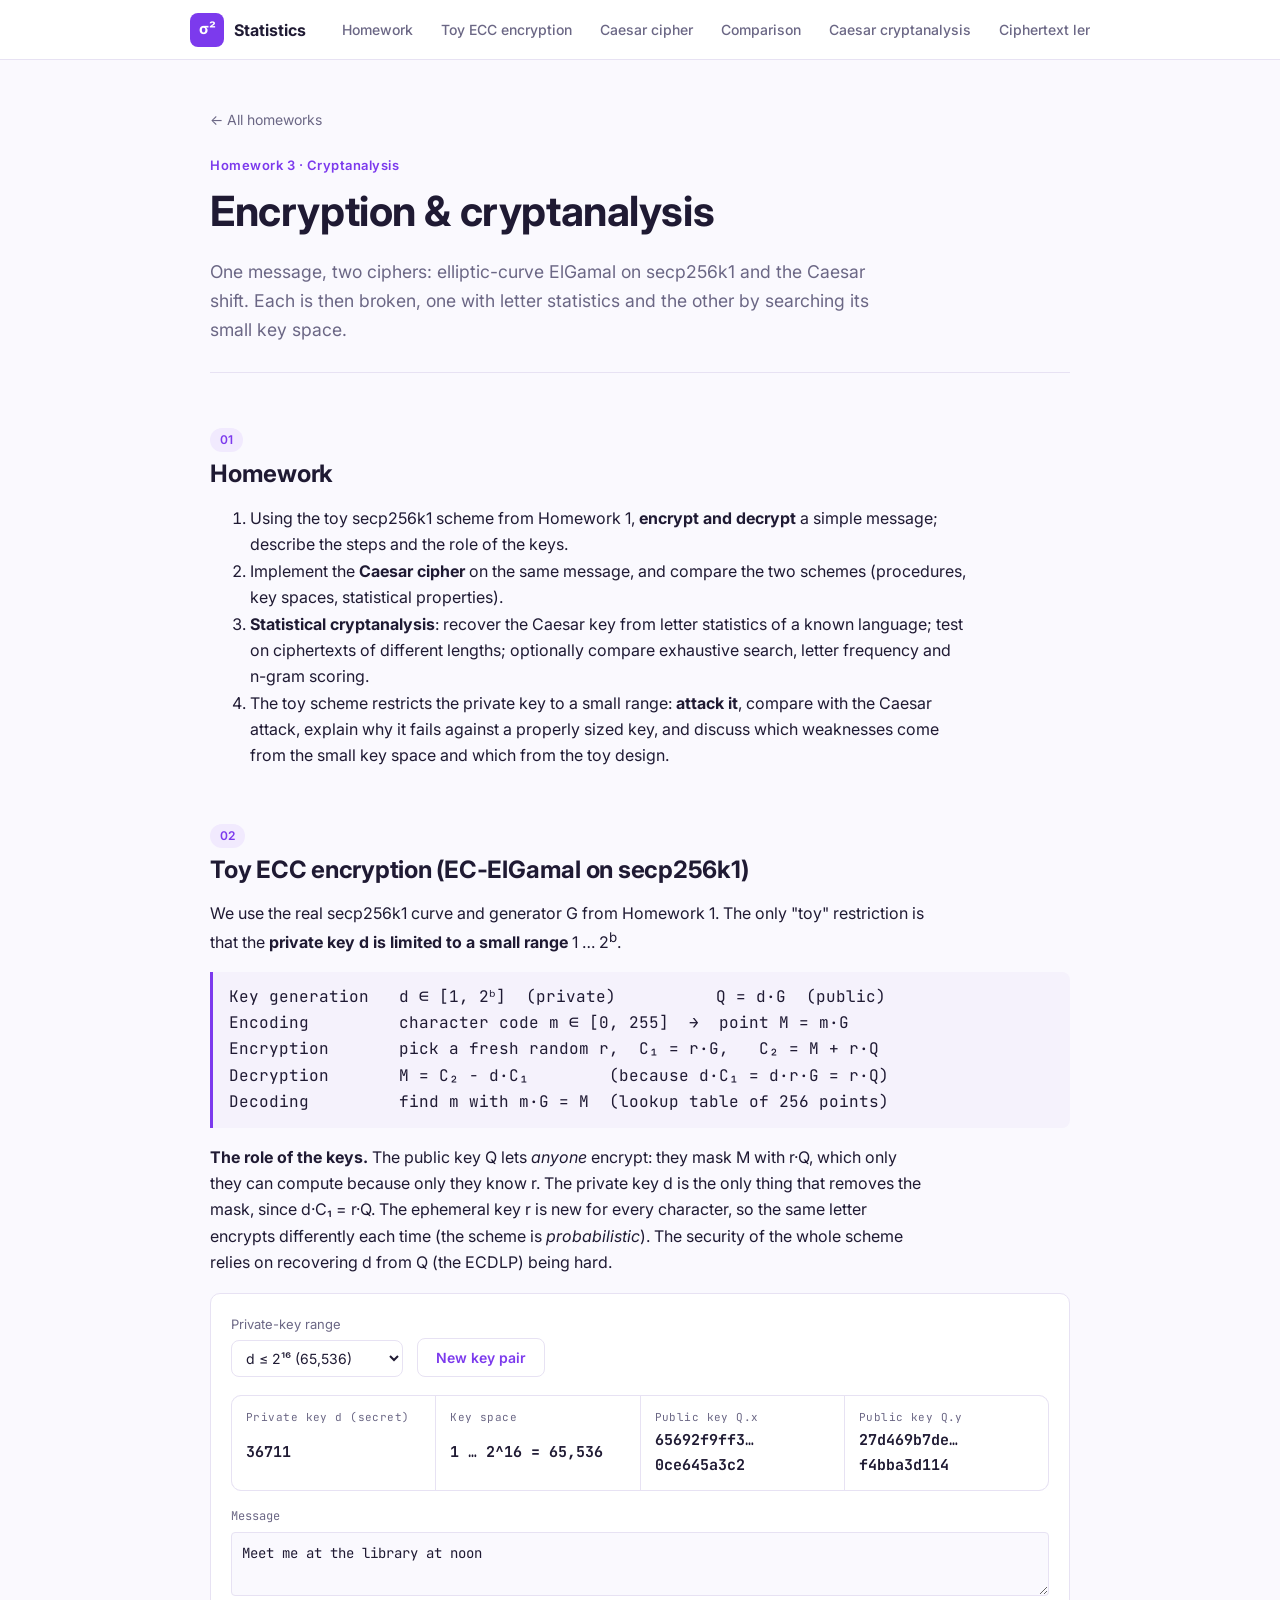
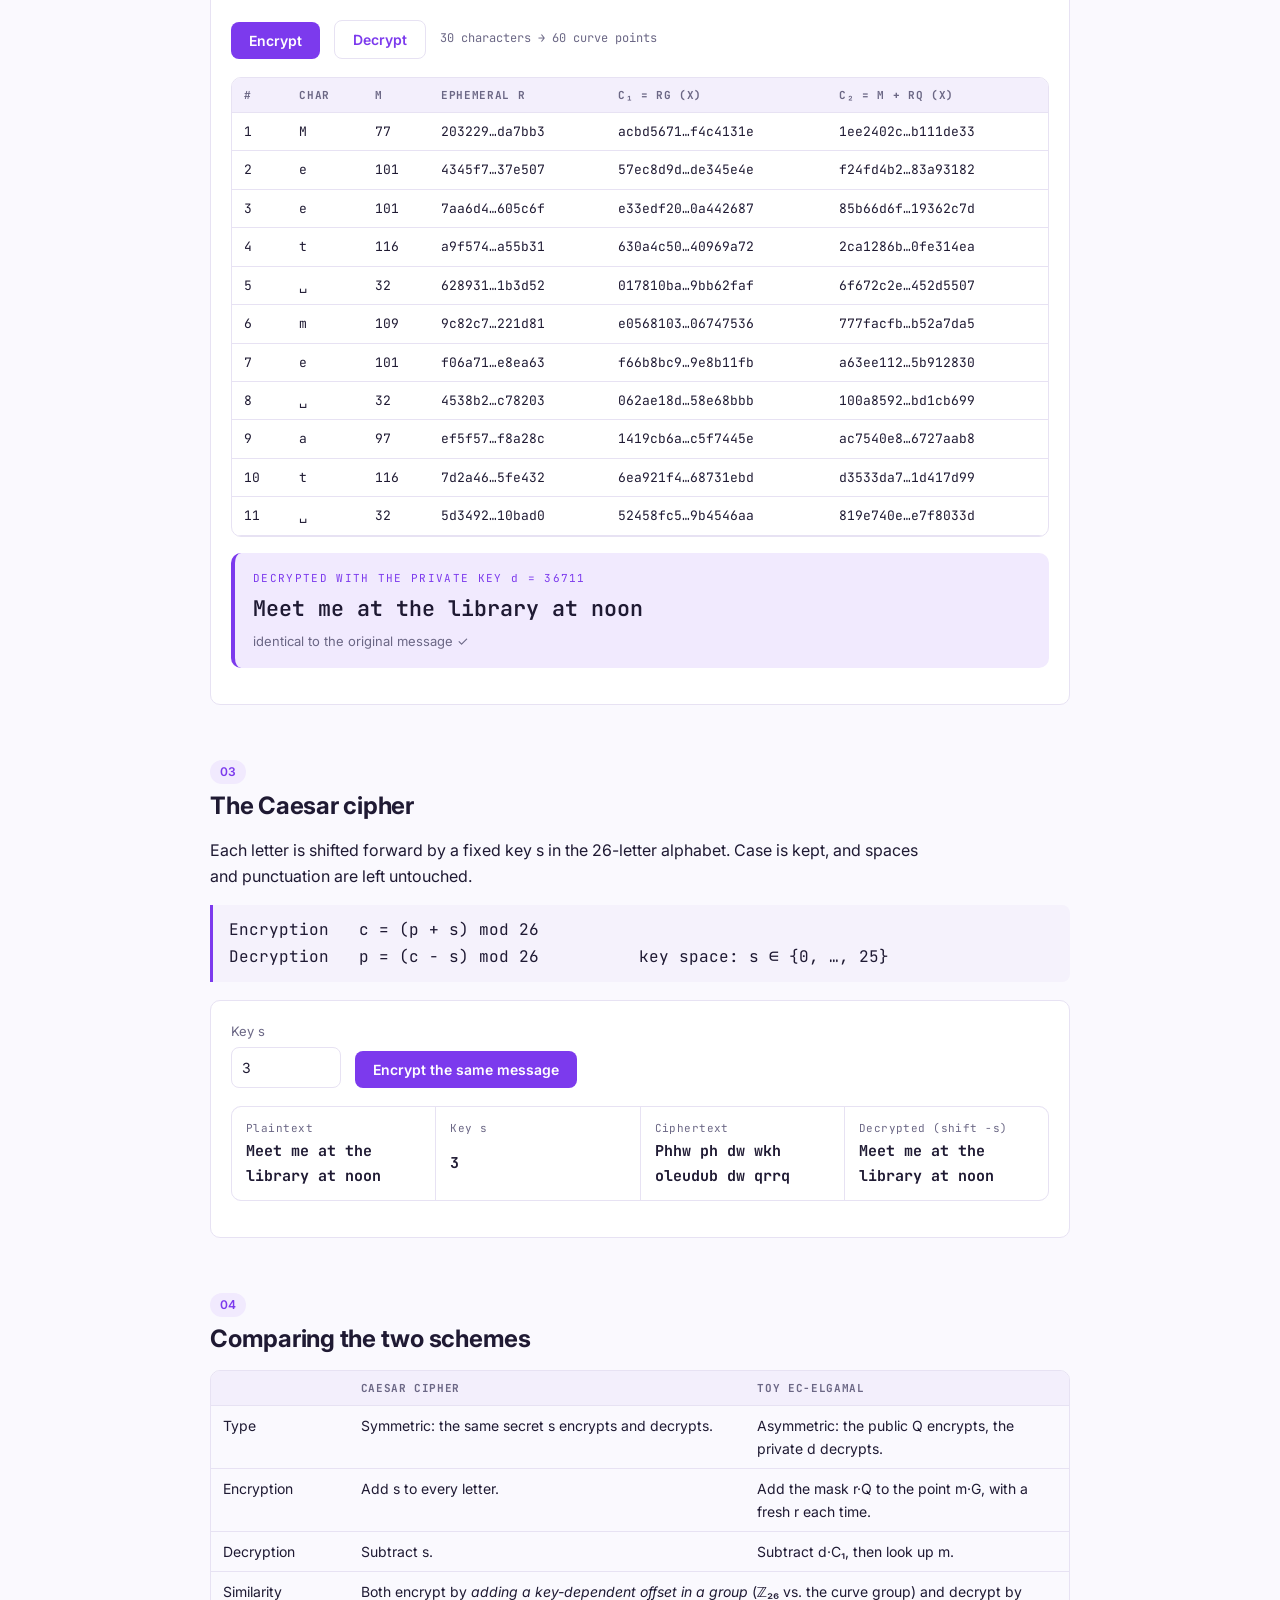
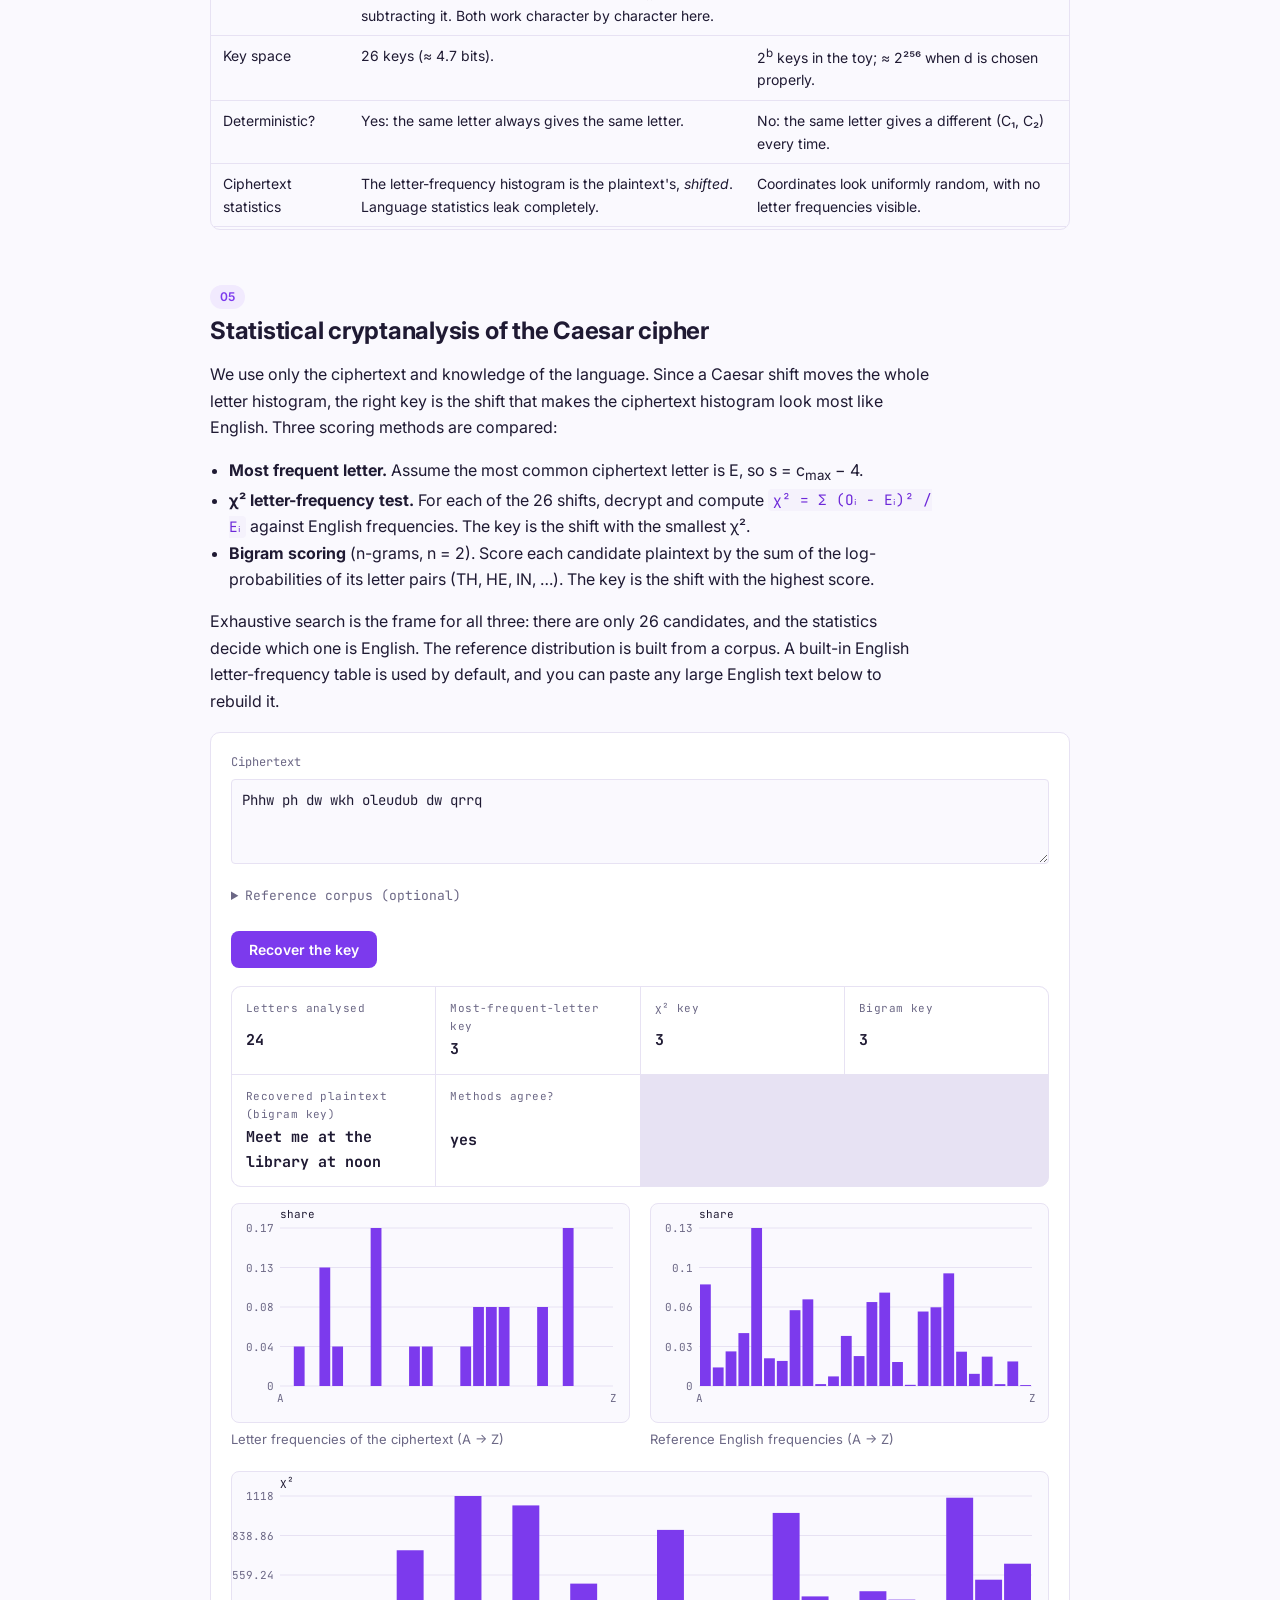
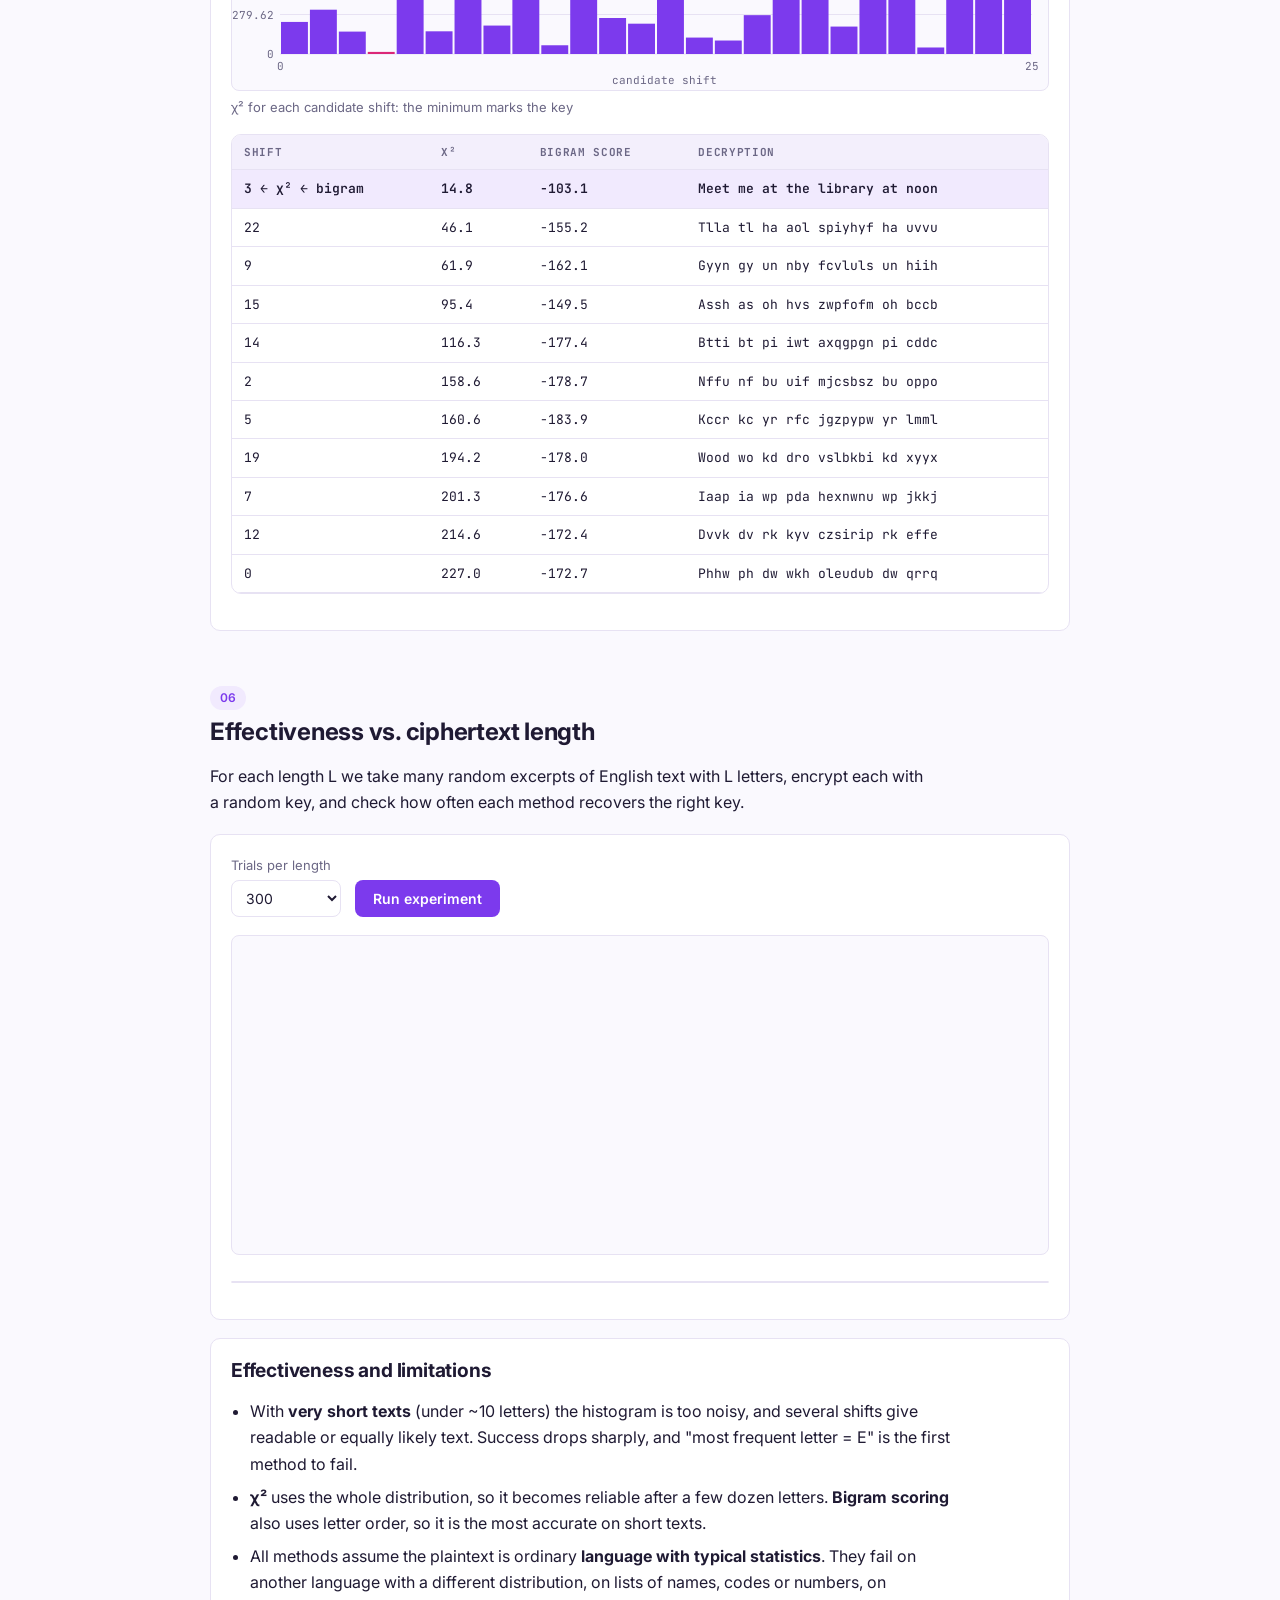
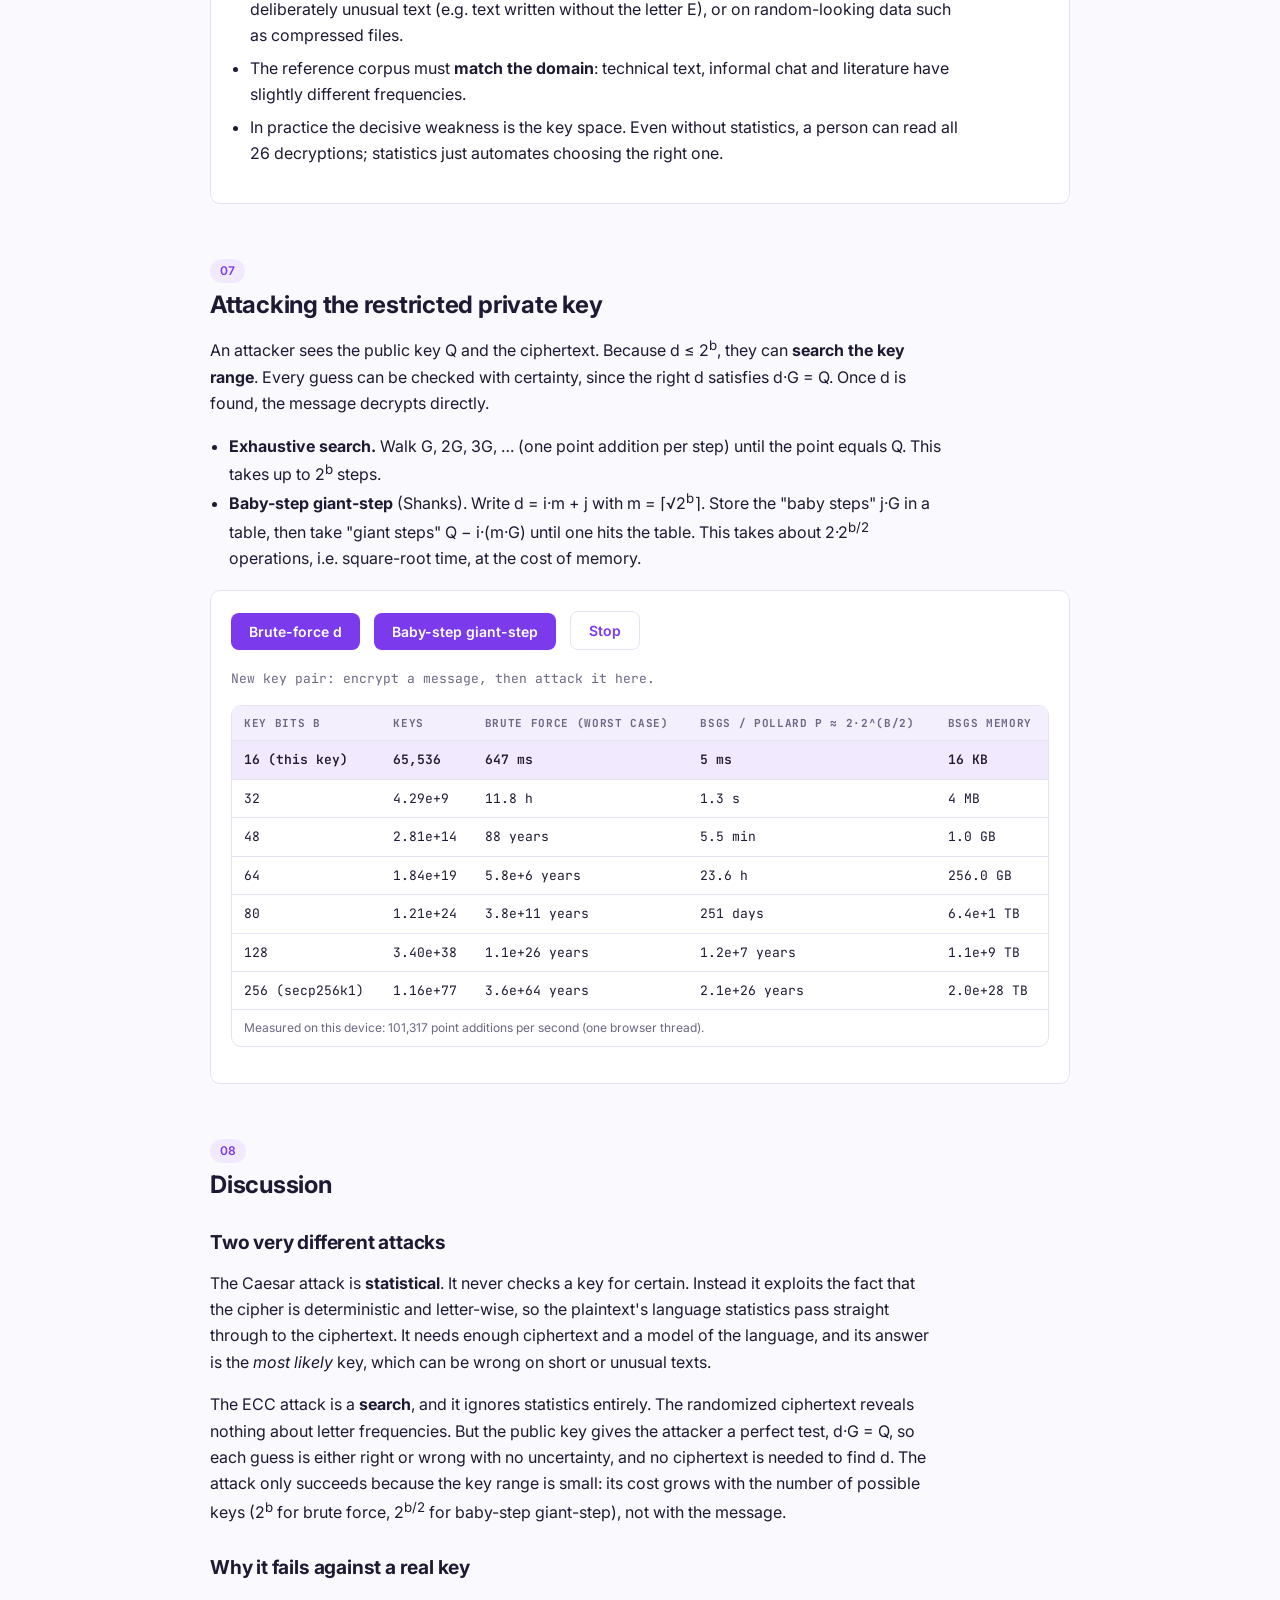
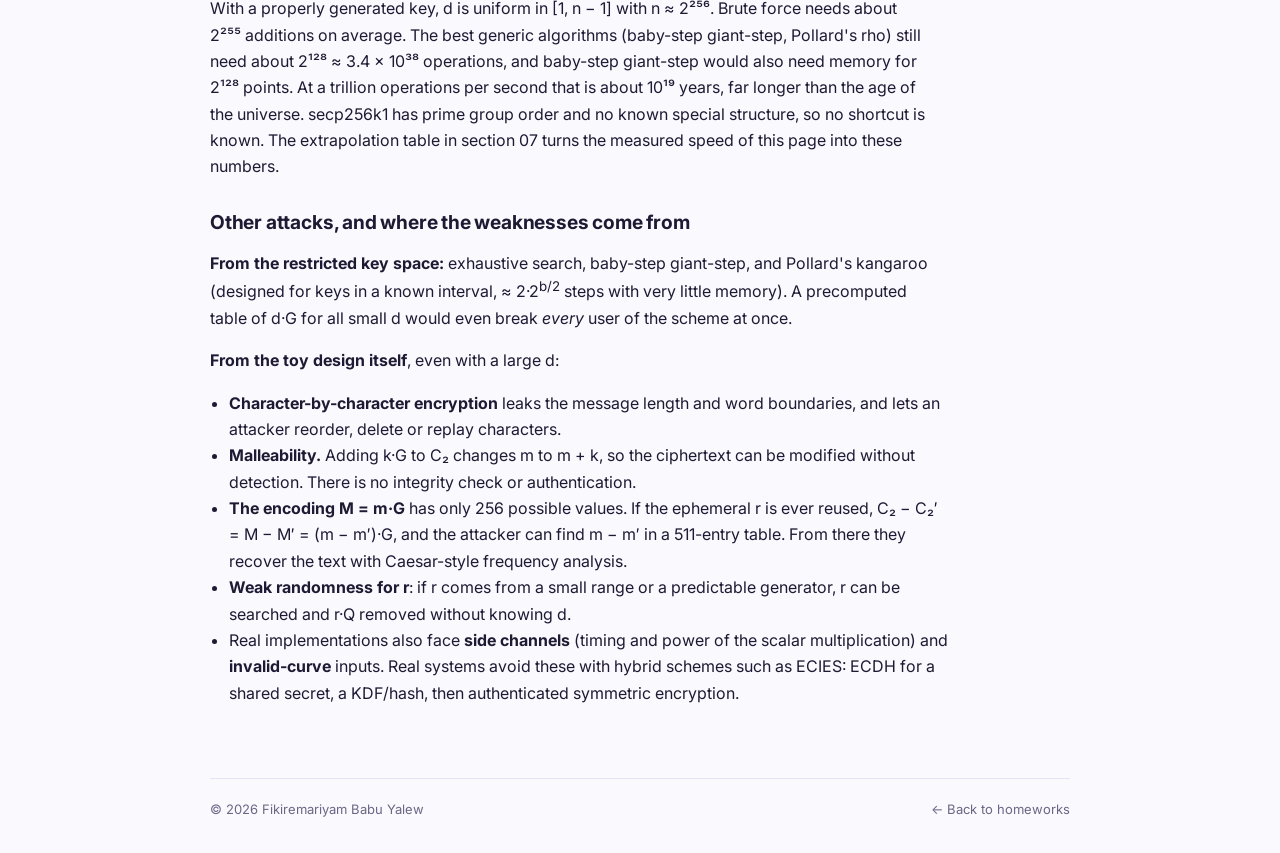
<file: homeworks/hw3-cryptanalysis/index.html>
<!DOCTYPE html>
<html lang="en">
<head>
  <meta charset="UTF-8">
  <meta name="viewport" content="width=device-width, initial-scale=1.0">
  <title>Homework 3 · Encryption &amp; Cryptanalysis | Statistics Notebook</title>
  <link rel="preconnect" href="https://fonts.googleapis.com">
  <link href="https://fonts.googleapis.com/css2?family=Fraunces:opsz,wght@9..144,500;9..144,700&family=Inter:wght@400;500;600&family=JetBrains+Mono:wght@400;600&display=swap" rel="stylesheet">
  <link rel="stylesheet" href="../../assets/css/theme.css">
  <link rel="stylesheet" href="style.css">
</head>
<body>
  <div class="layout">

    <aside class="sidebar">
      <a href="../../index.html" class="brand">
        <span class="brand-mark">σ²</span>
        <span class="brand-text">Statistics<br><small>Notebook</small></span>
      </a>
      <nav class="side-nav" aria-label="Homework sections">
        <a href="#homework">Homework</a>
        <a href="#ecc">Toy ECC encryption</a>
        <a href="#caesar">Caesar cipher</a>
        <a href="#compare">Comparison</a>
        <a href="#cryptanalysis">Caesar cryptanalysis</a>
        <a href="#lengths">Ciphertext length</a>
        <a href="#keyattack">Attacking the key</a>
        <a href="#discussion">Discussion</a>
      </nav>
      <div class="side-meta">
        <span class="meta-label">Homework</span>
        <strong>3 · Cryptanalysis</strong>
        <span class="meta-label">Student</span>
        <strong>Fikiremariyam Babu Yalew</strong>
      </div>
      <button class="theme-toggle" type="button" aria-label="Toggle dark mode">
        <span class="icon-sun">☀</span><span class="icon-moon">☾</span>
      </button>
    </aside>

    <main class="content">

      <header class="hw-header">
        <a href="../../index.html#homeworks" class="back">← All homeworks</a>
        <p class="eyebrow">Homework 3 · Cryptanalysis</p>
        <h1>Encryption &amp; cryptanalysis</h1>
        <p class="lead">One message, two ciphers: elliptic-curve ElGamal on secp256k1 and the Caesar shift. Each is then broken, one with letter statistics and the other by searching its small key space.</p>
      </header>

      <!-- 01 -->
      <section id="homework" class="part">
        <span class="part-num">01</span>
        <div>
          <h2>Homework</h2>
          <ol>
            <li>Using the toy secp256k1 scheme from Homework 1, <strong>encrypt and decrypt</strong> a simple message; describe the steps and the role of the keys.</li>
            <li>Implement the <strong>Caesar cipher</strong> on the same message, and compare the two schemes (procedures, key spaces, statistical properties).</li>
            <li><strong>Statistical cryptanalysis</strong>: recover the Caesar key from letter statistics of a known language; test on ciphertexts of different lengths; optionally compare exhaustive search, letter frequency and n-gram scoring.</li>
            <li>The toy scheme restricts the private key to a small range: <strong>attack it</strong>, compare with the Caesar attack, explain why it fails against a properly sized key, and discuss which weaknesses come from the small key space and which from the toy design.</li>
          </ol>
        </div>
      </section>

      <!-- 02 ECC -->
      <section id="ecc" class="part">
        <span class="part-num">02</span>
        <div>
          <h2>Toy ECC encryption (EC-ElGamal on secp256k1)</h2>
          <p>We use the real secp256k1 curve and generator G from Homework 1. The only "toy" restriction is that the <strong>private key d is limited to a small range</strong> 1 … 2<sup>b</sup>.</p>
          <div class="formula">Key generation   d ∈ [1, 2ᵇ]  (private)          Q = d·G  (public)
Encoding         character code m ∈ [0, 255]  →  point M = m·G
Encryption       pick a fresh random r,  C₁ = r·G,   C₂ = M + r·Q
Decryption       M = C₂ − d·C₁        (because d·C₁ = d·r·G = r·Q)
Decoding         find m with m·G = M  (lookup table of 256 points)</div>
          <p><strong>The role of the keys.</strong> The public key Q lets <em>anyone</em> encrypt: they mask M with r·Q, which only they can compute because only they know r. The private key d is the only thing that removes the mask, since d·C₁ = r·Q. The ephemeral key r is new for every character, so the same letter encrypts differently each time (the scheme is <em>probabilistic</em>). The security of the whole scheme relies on recovering d from Q (the ECDLP) being hard.</p>
          <div class="panel">
            <div class="controls">
              <label>Private-key range
                <select id="bits">
                  <option value="12">d ≤ 2¹² (4,096)</option>
                  <option value="16" selected>d ≤ 2¹⁶ (65,536)</option>
                  <option value="20">d ≤ 2²⁰ (1,048,576)</option>
                  <option value="24">d ≤ 2²⁴ (16,777,216)</option>
                </select>
              </label>
              <button class="btn ghost" id="keygen" type="button">New key pair</button>
            </div>
            <div class="facts" id="keys"></div>
            <label class="block-label" for="message">Message</label>
            <textarea id="message" rows="2">Meet me at the library at noon</textarea>
            <div class="controls top-gap">
              <button class="btn" id="encrypt" type="button">Encrypt</button>
              <button class="btn ghost" id="decrypt" type="button">Decrypt</button>
              <span class="progress" id="ecc-progress"></span>
            </div>
            <div class="table-wrap"><table class="steps" id="cipher-table"></table></div>
            <div class="pubkey" id="ecc-result"><span class="pk-label">DECRYPTED</span><span class="pk-value">—</span></div>
          </div>
        </div>
      </section>

      <!-- 03 CAESAR -->
      <section id="caesar" class="part">
        <span class="part-num">03</span>
        <div>
          <h2>The Caesar cipher</h2>
          <p>Each letter is shifted forward by a fixed key s in the 26-letter alphabet. Case is kept, and spaces and punctuation are left untouched.</p>
          <div class="formula">Encryption   c = (p + s) mod 26
Decryption   p = (c − s) mod 26          key space: s ∈ {0, …, 25}</div>
          <div class="panel">
            <div class="controls">
              <label>Key s
                <input id="shift" type="number" min="0" max="25" value="3">
              </label>
              <button class="btn" id="caesar-enc" type="button">Encrypt the same message</button>
            </div>
            <div class="facts" id="caesar-out"></div>
          </div>
        </div>
      </section>

      <!-- 04 COMPARISON -->
      <section id="compare" class="part">
        <span class="part-num">04</span>
        <div>
          <h2>Comparing the two schemes</h2>
          <div class="table-wrap">
            <table class="compare">
              <thead><tr><th></th><th>Caesar cipher</th><th>Toy EC-ElGamal</th></tr></thead>
              <tbody>
                <tr><td>Type</td><td>Symmetric: the same secret s encrypts and decrypts.</td><td>Asymmetric: the public Q encrypts, the private d decrypts.</td></tr>
                <tr><td>Encryption</td><td>Add s to every letter.</td><td>Add the mask r·Q to the point m·G, with a fresh r each time.</td></tr>
                <tr><td>Decryption</td><td>Subtract s.</td><td>Subtract d·C₁, then look up m.</td></tr>
                <tr><td>Similarity</td><td colspan="2">Both encrypt by <em>adding a key-dependent offset in a group</em> (ℤ₂₆ vs. the curve group) and decrypt by subtracting it. Both work character by character here.</td></tr>
                <tr><td>Key space</td><td>26 keys (≈ 4.7 bits).</td><td>2<sup>b</sup> keys in the toy; ≈ 2²⁵⁶ when d is chosen properly.</td></tr>
                <tr><td>Deterministic?</td><td>Yes: the same letter always gives the same letter.</td><td>No: the same letter gives a different (C₁, C₂) every time.</td></tr>
                <tr><td>Ciphertext statistics</td><td>The letter-frequency histogram is the plaintext's, <em>shifted</em>. Language statistics leak completely.</td><td>Coordinates look uniformly random, with no letter frequencies visible.</td></tr>
                <tr><td>Size</td><td>Ciphertext is as long as the plaintext.</td><td>Each character becomes two curve points (≈ 66 bytes compressed).</td></tr>
                <tr><td>How it breaks</td><td>Frequency analysis, or simply trying all 26 keys.</td><td>Only by finding d, i.e. by solving the ECDLP or searching the key range.</td></tr>
              </tbody>
            </table>
          </div>
        </div>
      </section>

      <!-- 05 CRYPTANALYSIS -->
      <section id="cryptanalysis" class="part">
        <span class="part-num">05</span>
        <div>
          <h2>Statistical cryptanalysis of the Caesar cipher</h2>
          <p>We use only the ciphertext and knowledge of the language. Since a Caesar shift moves the whole letter histogram, the right key is the shift that makes the ciphertext histogram look most like English. Three scoring methods are compared:</p>
          <ul>
            <li><strong>Most frequent letter.</strong> Assume the most common ciphertext letter is E, so s = c<sub>max</sub> − 4.</li>
            <li><strong>χ² letter-frequency test.</strong> For each of the 26 shifts, decrypt and compute <code>χ² = Σ (Oᵢ − Eᵢ)² / Eᵢ</code> against English frequencies. The key is the shift with the smallest χ².</li>
            <li><strong>Bigram scoring</strong> (n-grams, n = 2). Score each candidate plaintext by the sum of the log-probabilities of its letter pairs (TH, HE, IN, …). The key is the shift with the highest score.</li>
          </ul>
          <p>Exhaustive search is the frame for all three: there are only 26 candidates, and the statistics decide which one is English. The reference distribution is built from a corpus. A built-in English letter-frequency table is used by default, and you can paste any large English text below to rebuild it.</p>
          <div class="panel">
            <label class="block-label" for="ciphertext">Ciphertext</label>
            <textarea id="ciphertext" rows="3"></textarea>
            <details class="corpus">
              <summary>Reference corpus (optional)</summary>
              <textarea id="corpus" rows="4" placeholder="Paste a long English text (e.g. a public-domain book) and press “Use corpus”."></textarea>
              <div class="controls top-gap">
                <button class="btn ghost" id="use-corpus" type="button">Use corpus</button>
                <button class="btn ghost" id="reset-corpus" type="button">Back to built-in table</button>
                <span class="progress" id="corpus-info">Using built-in English frequencies.</span>
              </div>
            </details>
            <div class="controls top-gap">
              <button class="btn" id="crack" type="button">Recover the key</button>
            </div>
            <div class="facts" id="crack-facts"></div>
            <div class="chart-grid">
              <figure><canvas id="c-cipher" class="chart small"></canvas><figcaption>Letter frequencies of the ciphertext (A → Z)</figcaption></figure>
              <figure><canvas id="c-ref" class="chart small"></canvas><figcaption>Reference English frequencies (A → Z)</figcaption></figure>
              <figure class="wide-fig"><canvas id="c-chi" class="chart small"></canvas><figcaption>χ² for each candidate shift: the minimum marks the key</figcaption></figure>
            </div>
            <div class="table-wrap top-gap"><table class="steps" id="candidates"></table></div>
          </div>
        </div>
      </section>

      <!-- 06 LENGTHS -->
      <section id="lengths" class="part">
        <span class="part-num">06</span>
        <div>
          <h2>Effectiveness vs. ciphertext length</h2>
          <p>For each length L we take many random excerpts of English text with L letters, encrypt each with a random key, and check how often each method recovers the right key.</p>
          <div class="panel">
            <div class="controls">
              <label>Trials per length
                <select id="trials"><option>100</option><option selected>300</option><option>1000</option></select>
              </label>
              <button class="btn" id="run-lengths" type="button">Run experiment</button>
            </div>
            <canvas id="c-lengths" class="chart"></canvas>
            <div class="legend" id="legend"></div>
            <div class="table-wrap top-gap"><table class="steps" id="length-table"></table></div>
          </div>
          <div class="panel note">
            <h3>Effectiveness and limitations</h3>
            <ul>
              <li>With <strong>very short texts</strong> (under ~10 letters) the histogram is too noisy, and several shifts give readable or equally likely text. Success drops sharply, and "most frequent letter = E" is the first method to fail.</li>
              <li><strong>χ²</strong> uses the whole distribution, so it becomes reliable after a few dozen letters. <strong>Bigram scoring</strong> also uses letter order, so it is the most accurate on short texts.</li>
              <li>All methods assume the plaintext is ordinary <strong>language with typical statistics</strong>. They fail on another language with a different distribution, on lists of names, codes or numbers, on deliberately unusual text (e.g. text written without the letter E), or on random-looking data such as compressed files.</li>
              <li>The reference corpus must <strong>match the domain</strong>: technical text, informal chat and literature have slightly different frequencies.</li>
              <li>In practice the decisive weakness is the key space. Even without statistics, a person can read all 26 decryptions; statistics just automates choosing the right one.</li>
            </ul>
          </div>
        </div>
      </section>

      <!-- 07 KEY ATTACK -->
      <section id="keyattack" class="part">
        <span class="part-num">07</span>
        <div>
          <h2>Attacking the restricted private key</h2>
          <p>An attacker sees the public key Q and the ciphertext. Because d ≤ 2<sup>b</sup>, they can <strong>search the key range</strong>. Every guess can be checked with certainty, since the right d satisfies d·G = Q. Once d is found, the message decrypts directly.</p>
          <ul>
            <li><strong>Exhaustive search.</strong> Walk G, 2G, 3G, … (one point addition per step) until the point equals Q. This takes up to 2<sup>b</sup> steps.</li>
            <li><strong>Baby-step giant-step</strong> (Shanks). Write d = i·m + j with m = ⌈√2<sup>b</sup>⌉. Store the "baby steps" j·G in a table, then take "giant steps" Q − i·(m·G) until one hits the table. This takes about 2·2<sup>b/2</sup> operations, i.e. square-root time, at the cost of memory.</li>
          </ul>
          <div class="panel">
            <div class="controls">
              <button class="btn" id="brute" type="button">Brute-force d</button>
              <button class="btn" id="bsgs" type="button">Baby-step giant-step</button>
              <button class="btn ghost" id="stop-attack" type="button">Stop</button>
              <span class="progress" id="attack-progress"></span>
            </div>
            <div class="output" id="attack-out">Encrypt a message in section 02 first, then attack it here.</div>
            <div class="table-wrap top-gap"><table class="steps" id="extrapolation"></table></div>
          </div>
        </div>
      </section>

      <!-- 08 DISCUSSION -->
      <section id="discussion" class="part">
        <span class="part-num">08</span>
        <div>
          <h2>Discussion</h2>
          <h3>Two very different attacks</h3>
          <p>The Caesar attack is <strong>statistical</strong>. It never checks a key for certain. Instead it exploits the fact that the cipher is deterministic and letter-wise, so the plaintext's language statistics pass straight through to the ciphertext. It needs enough ciphertext and a model of the language, and its answer is the <em>most likely</em> key, which can be wrong on short or unusual texts.</p>
          <p>The ECC attack is a <strong>search</strong>, and it ignores statistics entirely. The randomized ciphertext reveals nothing about letter frequencies. But the public key gives the attacker a perfect test, d·G = Q, so each guess is either right or wrong with no uncertainty, and no ciphertext is needed to find d. The attack only succeeds because the key range is small: its cost grows with the number of possible keys (2<sup>b</sup> for brute force, 2<sup>b/2</sup> for baby-step giant-step), not with the message.</p>
          <h3>Why it fails against a real key</h3>
          <p>With a properly generated key, d is uniform in [1, n − 1] with n ≈ 2²⁵⁶. Brute force needs about 2²⁵⁵ additions on average. The best generic algorithms (baby-step giant-step, Pollard's rho) still need about 2¹²⁸ ≈ 3.4 × 10³⁸ operations, and baby-step giant-step would also need memory for 2¹²⁸ points. At a trillion operations per second that is about 10¹⁹ years, far longer than the age of the universe. secp256k1 has prime group order and no known special structure, so no shortcut is known. The extrapolation table in section 07 turns the measured speed of this page into these numbers.</p>
          <h3>Other attacks, and where the weaknesses come from</h3>
          <p><strong>From the restricted key space:</strong> exhaustive search, baby-step giant-step, and Pollard's kangaroo (designed for keys in a known interval, ≈ 2·2<sup>b/2</sup> steps with very little memory). A precomputed table of d·G for all small d would even break <em>every</em> user of the scheme at once.</p>
          <p><strong>From the toy design itself</strong>, even with a large d:</p>
          <ul>
            <li><strong>Character-by-character encryption</strong> leaks the message length and word boundaries, and lets an attacker reorder, delete or replay characters.</li>
            <li><strong>Malleability.</strong> Adding k·G to C₂ changes m to m + k, so the ciphertext can be modified without detection. There is no integrity check or authentication.</li>
            <li><strong>The encoding M = m·G</strong> has only 256 possible values. If the ephemeral r is ever reused, C₂ − C₂′ = M − M′ = (m − m′)·G, and the attacker can find m − m′ in a 511-entry table. From there they recover the text with Caesar-style frequency analysis.</li>
            <li><strong>Weak randomness for r</strong>: if r comes from a small range or a predictable generator, r can be searched and r·Q removed without knowing d.</li>
            <li>Real implementations also face <strong>side channels</strong> (timing and power of the scalar multiplication) and <strong>invalid-curve</strong> inputs. Real systems avoid these with hybrid schemes such as ECIES: ECDH for a shared secret, a KDF/hash, then authenticated symmetric encryption.</li>
          </ul>
        </div>
      </section>

      <footer class="foot">
        <span>© <span data-year></span> Fikiremariyam Babu Yalew</span>
        <a href="../../index.html#homeworks">← Back to homeworks</a>
      </footer>
    </main>
  </div>

  <script src="../../assets/js/main.js"></script>
  <script src="../../assets/js/charts.js"></script>
  <script src="../../assets/js/ecc.js"></script>
  <script src="english.js"></script>
  <script src="script.js"></script>
</body>
</html>
</file>
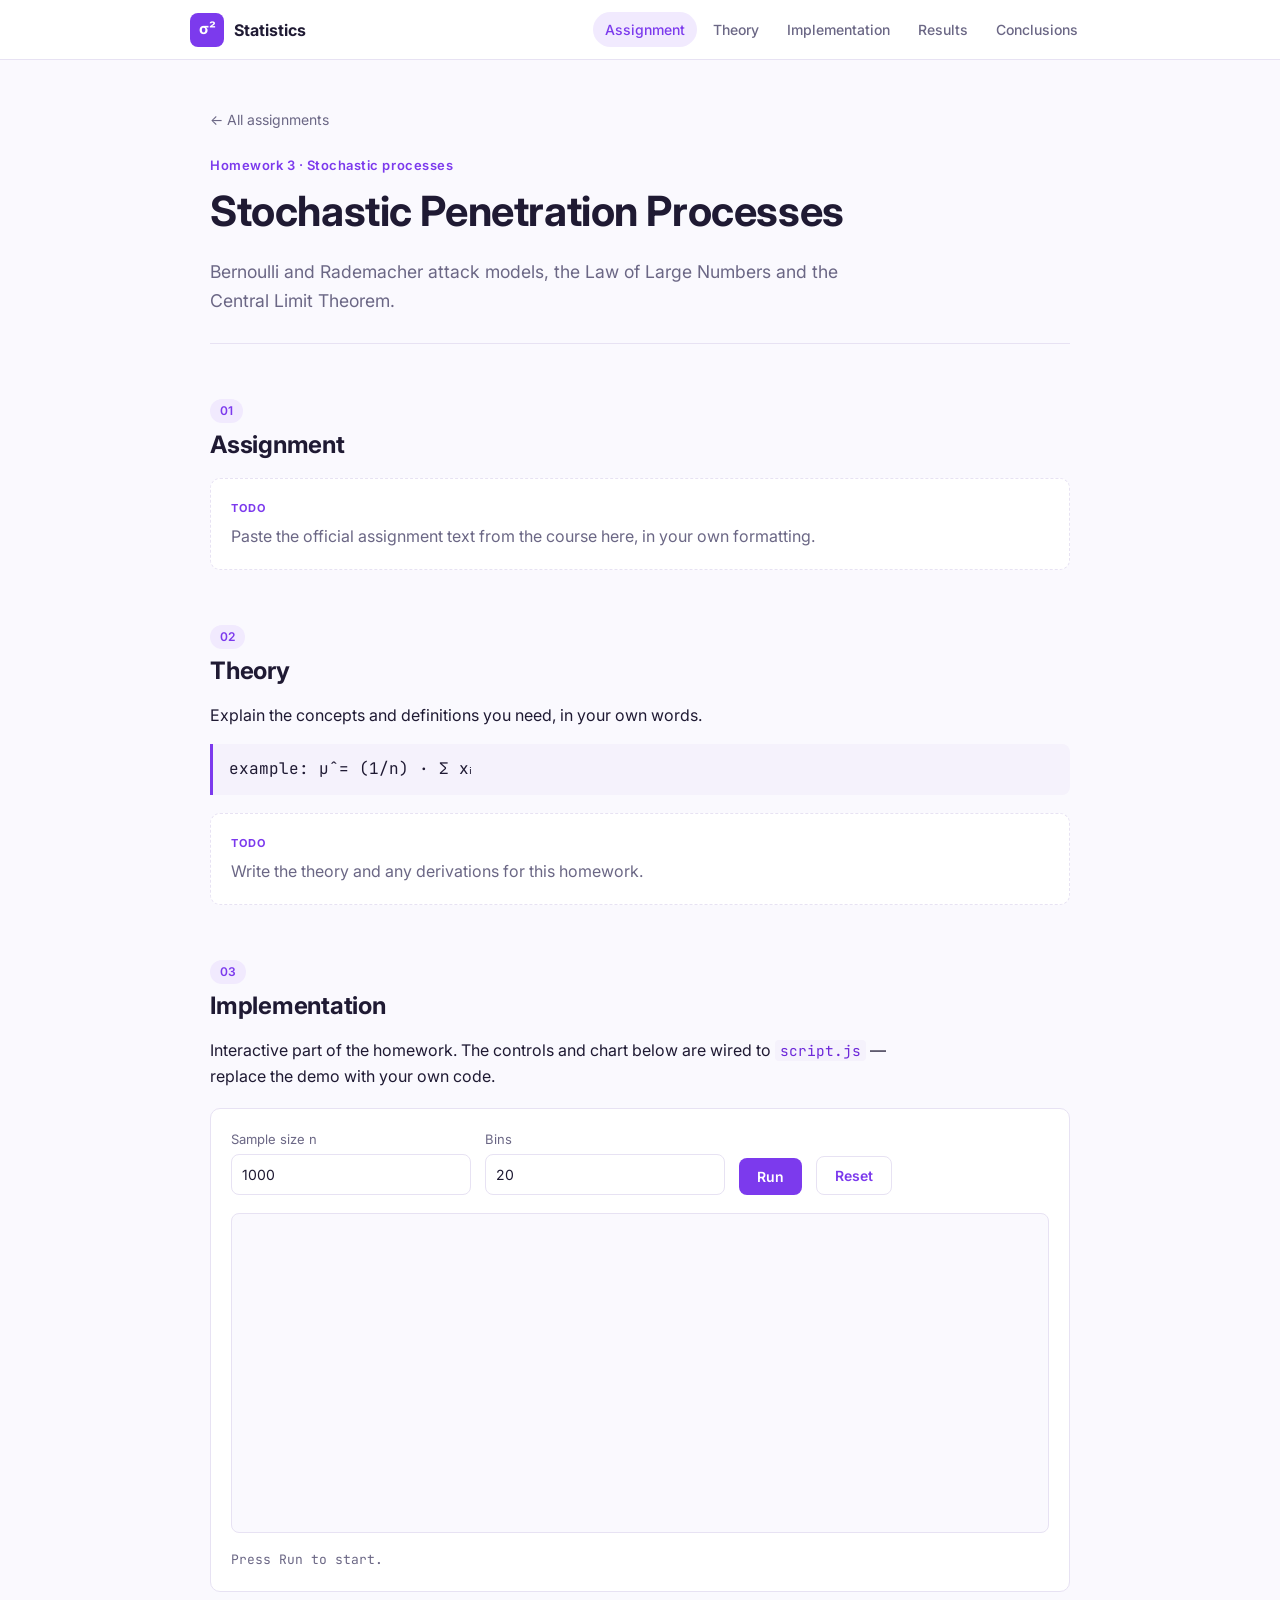
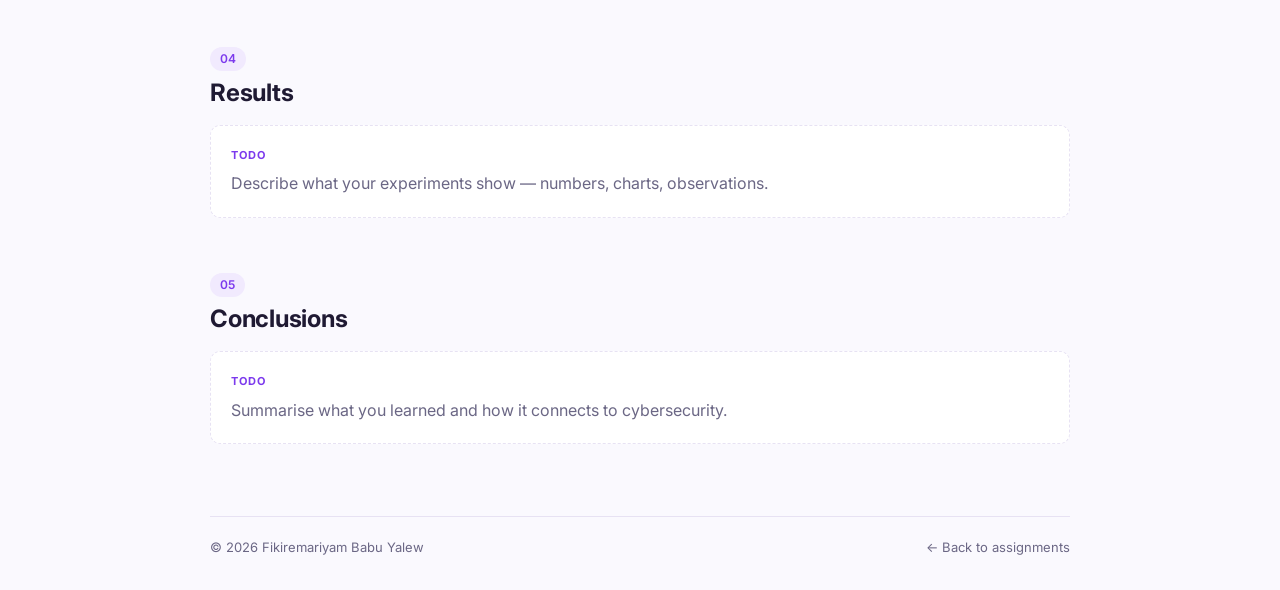
<file: homeworks/hw3-stochastic/index.html>
<!DOCTYPE html>
<html lang="en">
<head>
  <meta charset="UTF-8">
  <meta name="viewport" content="width=device-width, initial-scale=1.0">
  <title>Homework 3 · Stochastic Penetration Processes | Statistics Notebook</title>
  <link rel="preconnect" href="https://fonts.googleapis.com">
  <link href="https://fonts.googleapis.com/css2?family=Fraunces:opsz,wght@9..144,500;9..144,700&family=Inter:wght@400;500;600&family=JetBrains+Mono:wght@400;600&display=swap" rel="stylesheet">
  <link rel="stylesheet" href="../../assets/css/theme.css">
  <link rel="stylesheet" href="style.css">
</head>
<body>
  <div class="layout">

    <aside class="sidebar">
      <a href="../../index.html" class="brand">
        <span class="brand-mark">σ²</span>
        <span class="brand-text">Statistics<br><small>Notebook</small></span>
      </a>
      <nav class="side-nav" aria-label="Homework sections">
        <a href="#assignment">Assignment</a>
        <a href="#theory">Theory</a>
        <a href="#implementation">Implementation</a>
        <a href="#results">Results</a>
        <a href="#conclusions">Conclusions</a>
      </nav>
      <div class="side-meta">
        <span class="meta-label">Homework</span>
        <strong>3 · Stochastic processes</strong>
        <span class="meta-label">Student</span>
        <strong>Fikiremariyam Babu Yalew</strong>
      </div>
      <button class="theme-toggle" type="button" aria-label="Toggle dark mode">
        <span class="icon-sun">☀</span><span class="icon-moon">☾</span>
      </button>
    </aside>

    <main class="content">

      <header class="hw-header">
        <a href="../../index.html#assignments" class="back">← All assignments</a>
        <p class="eyebrow">Homework 3 · Stochastic processes</p>
        <h1>Stochastic Penetration Processes</h1>
        <p class="lead">Bernoulli and Rademacher attack models, the Law of Large Numbers and the Central Limit Theorem.</p>
      </header>

      <section id="assignment" class="part">
        <span class="part-num">01</span>
        <div>
          <h2>Assignment</h2>
          <div class="panel todo">
            Paste the official assignment text from the course here, in your own formatting.
          </div>
        </div>
      </section>

      <section id="theory" class="part">
        <span class="part-num">02</span>
        <div>
          <h2>Theory</h2>
          <p>Explain the concepts and definitions you need, in your own words.</p>
          <div class="formula">example: μ̂ = (1/n) · Σ xᵢ</div>
          <div class="panel todo">Write the theory and any derivations for this homework.</div>
        </div>
      </section>

      <section id="implementation" class="part">
        <span class="part-num">03</span>
        <div>
          <h2>Implementation</h2>
          <p>Interactive part of the homework. The controls and chart below are wired to <code>script.js</code> — replace the demo with your own code.</p>
          <div class="panel">
            <div class="controls">
              <label>Sample size n
                <input id="n" type="number" value="1000" min="1" step="1">
              </label>
              <label>Bins
                <input id="bins" type="number" value="20" min="1" step="1">
              </label>
              <button class="btn" id="run" type="button">Run</button>
              <button class="btn ghost" id="reset" type="button">Reset</button>
            </div>
            <canvas class="chart" id="chart" aria-label="Simulation chart"></canvas>
            <div class="output" id="output">Press Run to start.</div>
          </div>
        </div>
      </section>

      <section id="results" class="part">
        <span class="part-num">04</span>
        <div>
          <h2>Results</h2>
          <div class="panel todo">Describe what your experiments show — numbers, charts, observations.</div>
        </div>
      </section>

      <section id="conclusions" class="part">
        <span class="part-num">05</span>
        <div>
          <h2>Conclusions</h2>
          <div class="panel todo">Summarise what you learned and how it connects to cybersecurity.</div>
        </div>
      </section>

      <footer class="foot">
        <span>© <span data-year></span> Fikiremariyam Babu Yalew</span>
        <a href="../../index.html#assignments">← Back to assignments</a>
      </footer>
    </main>
  </div>

  <script src="../../assets/js/main.js"></script>
  <script src="../../assets/js/charts.js"></script>
  <script src="script.js"></script>
</body>
</html>
</file>
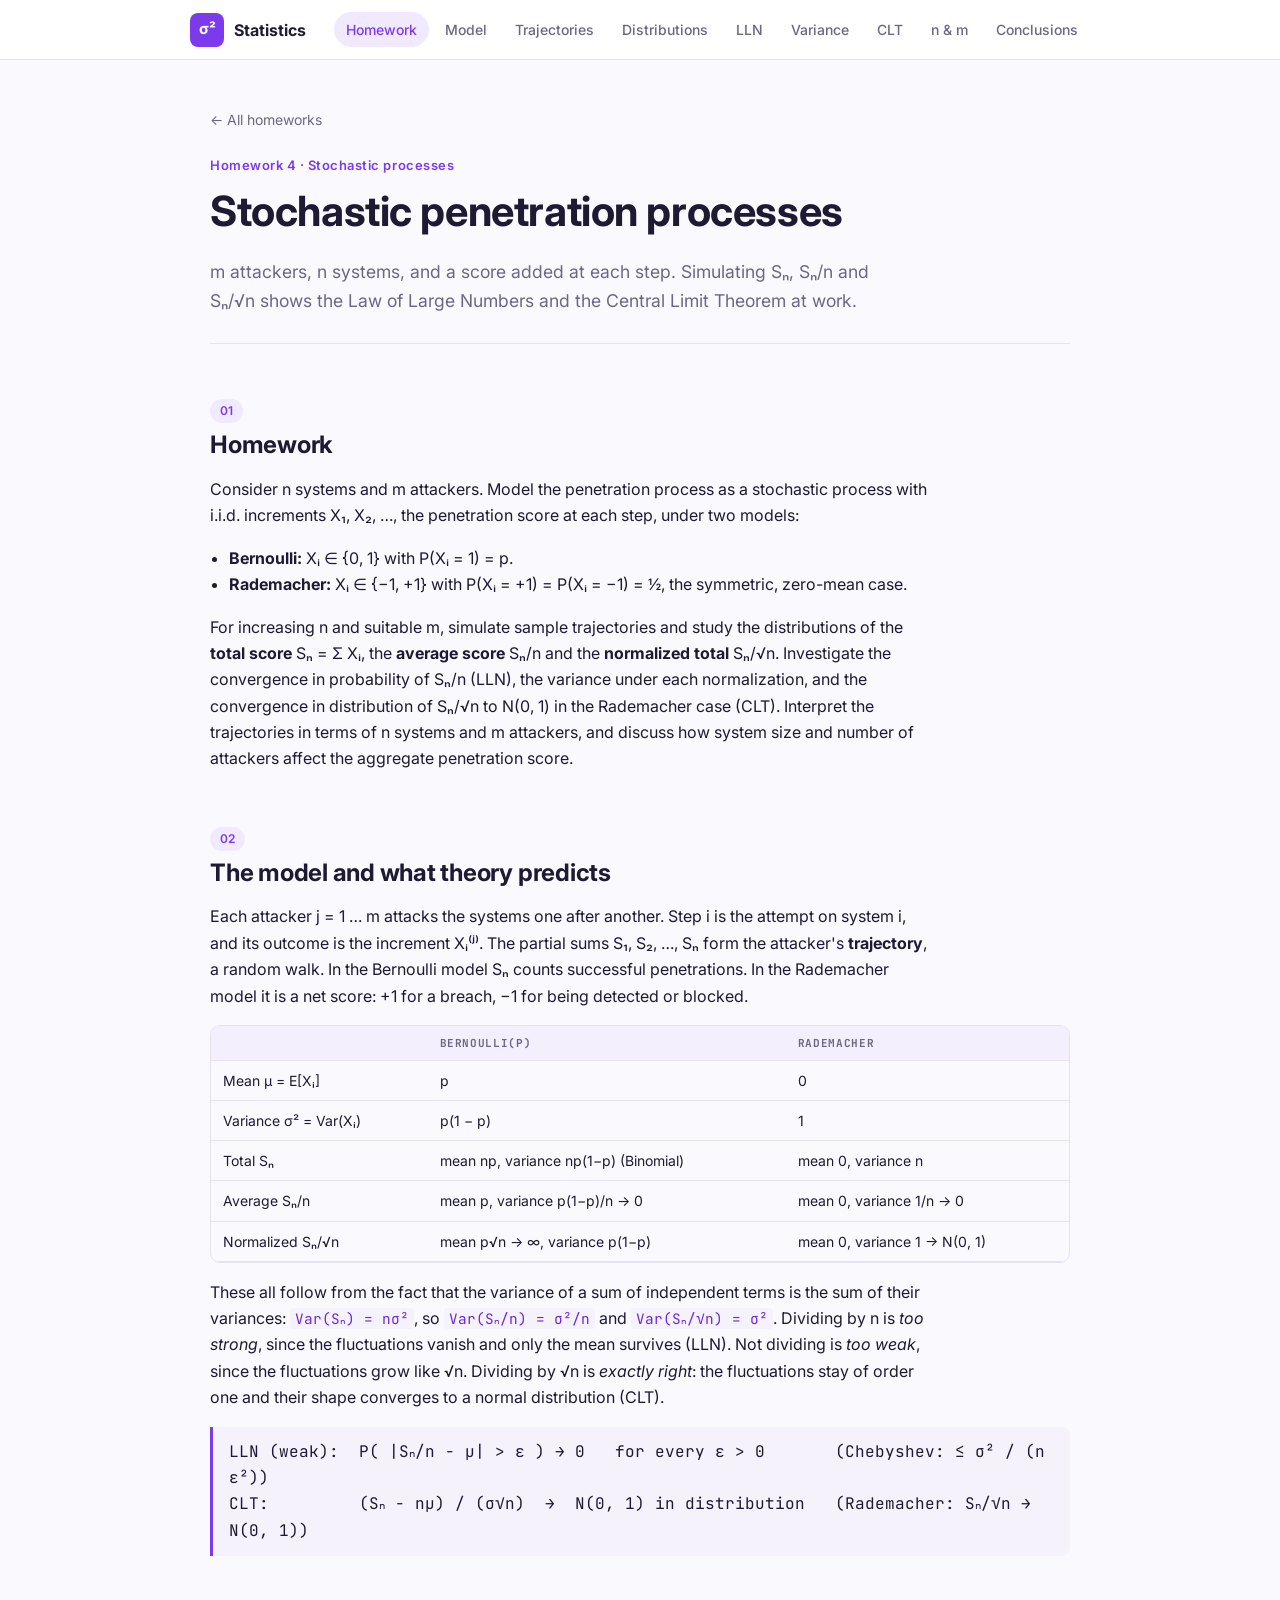
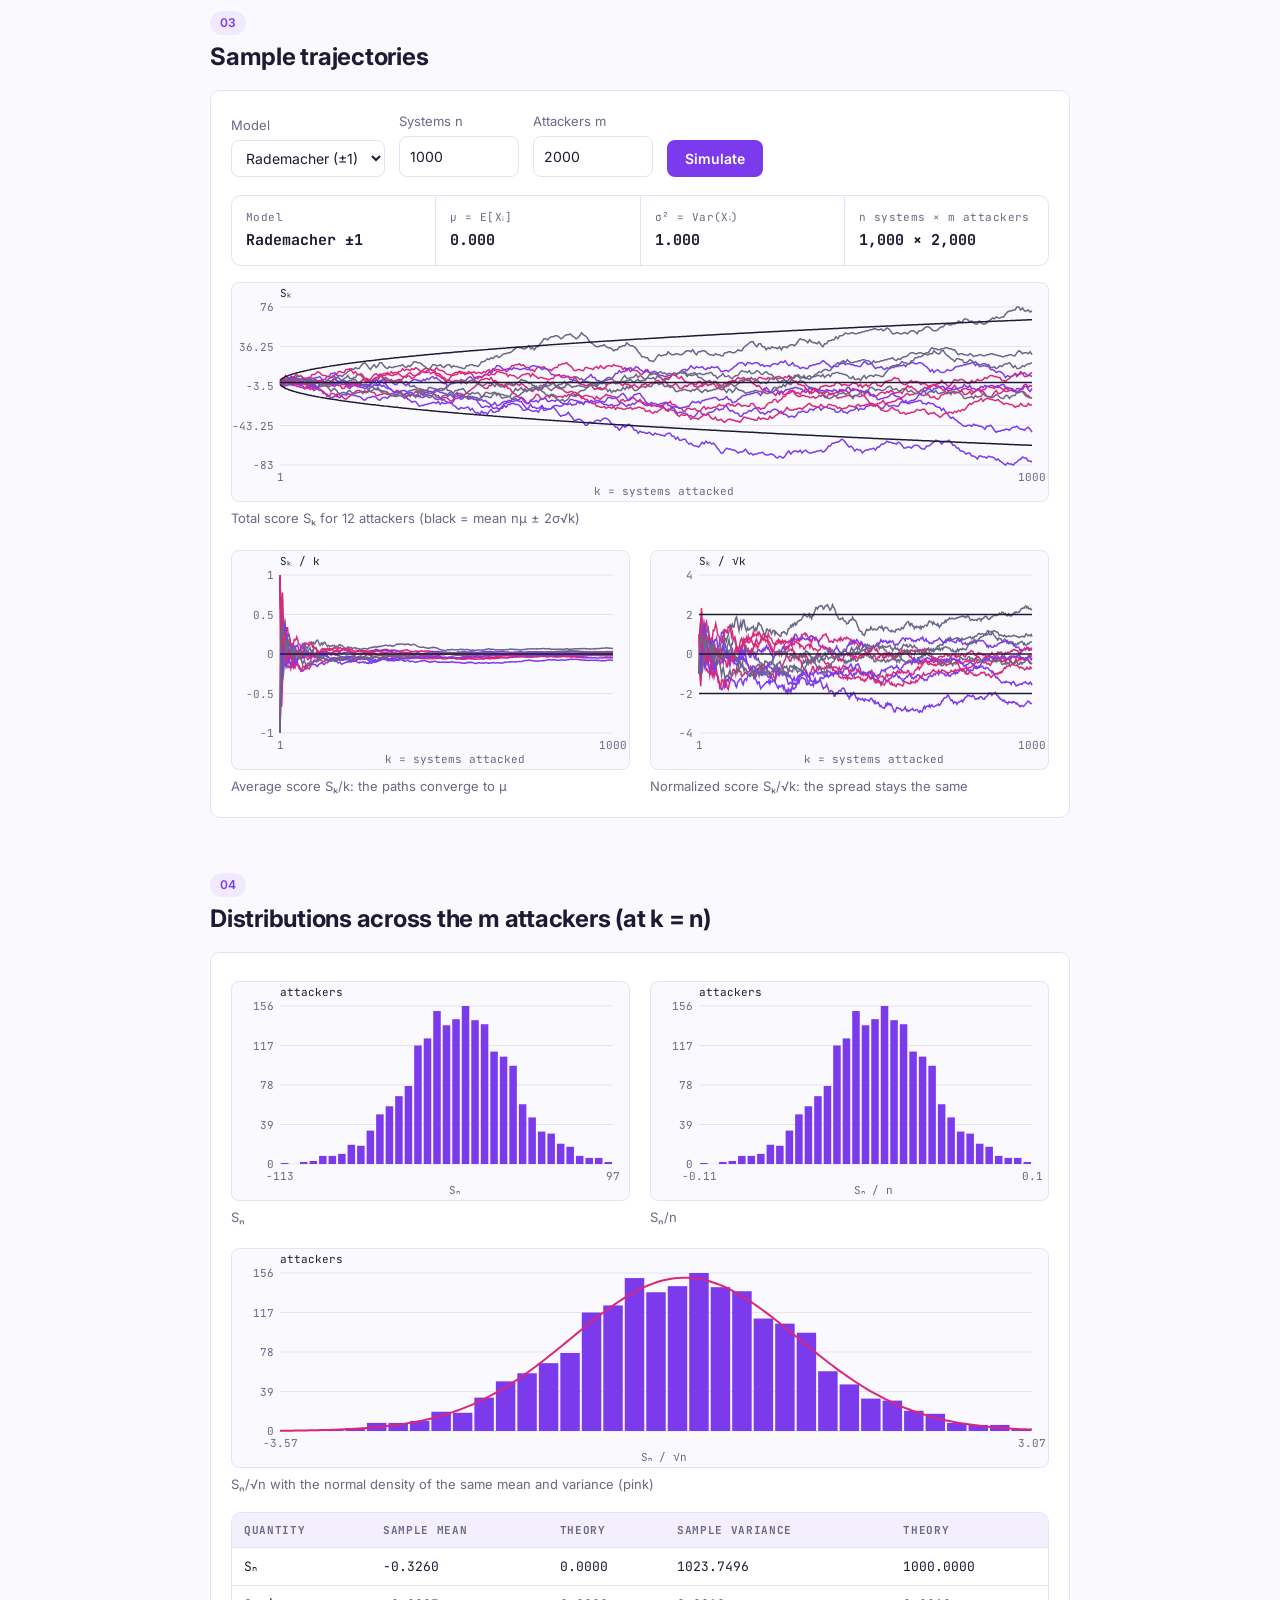
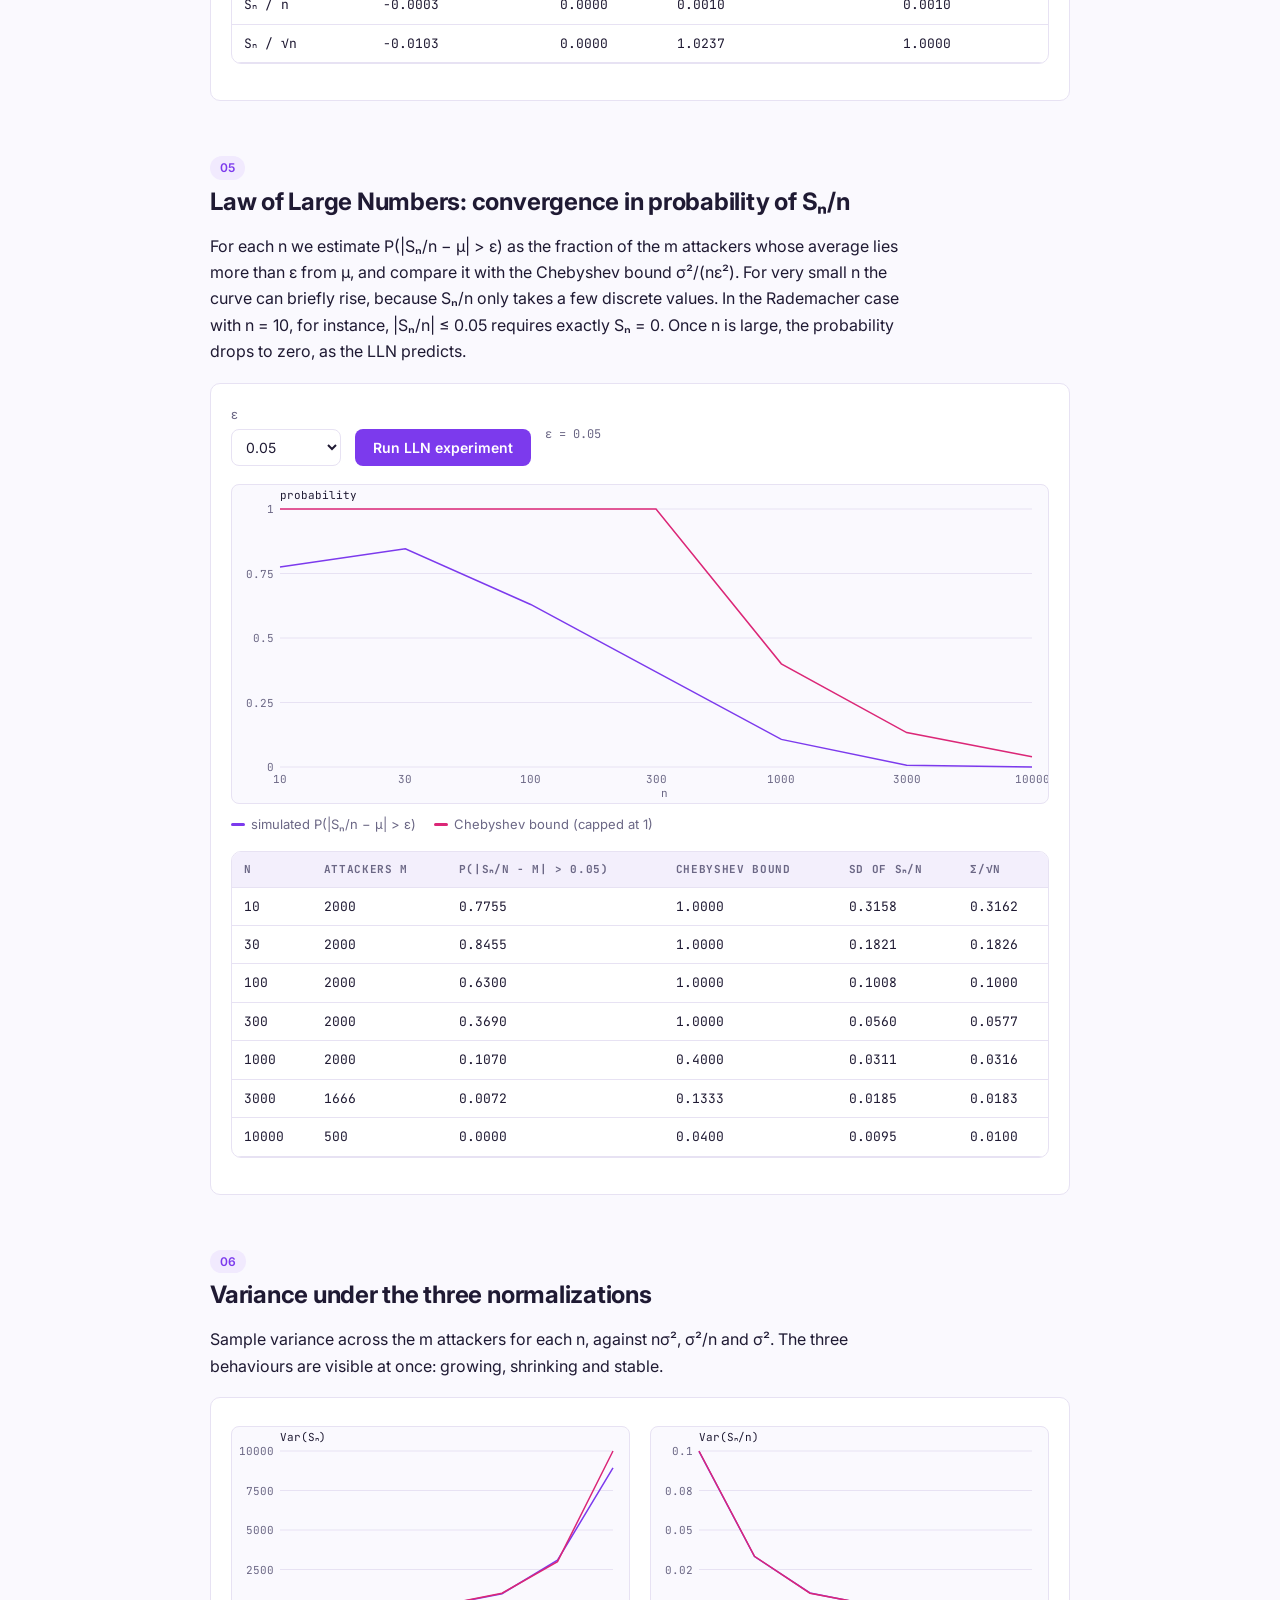
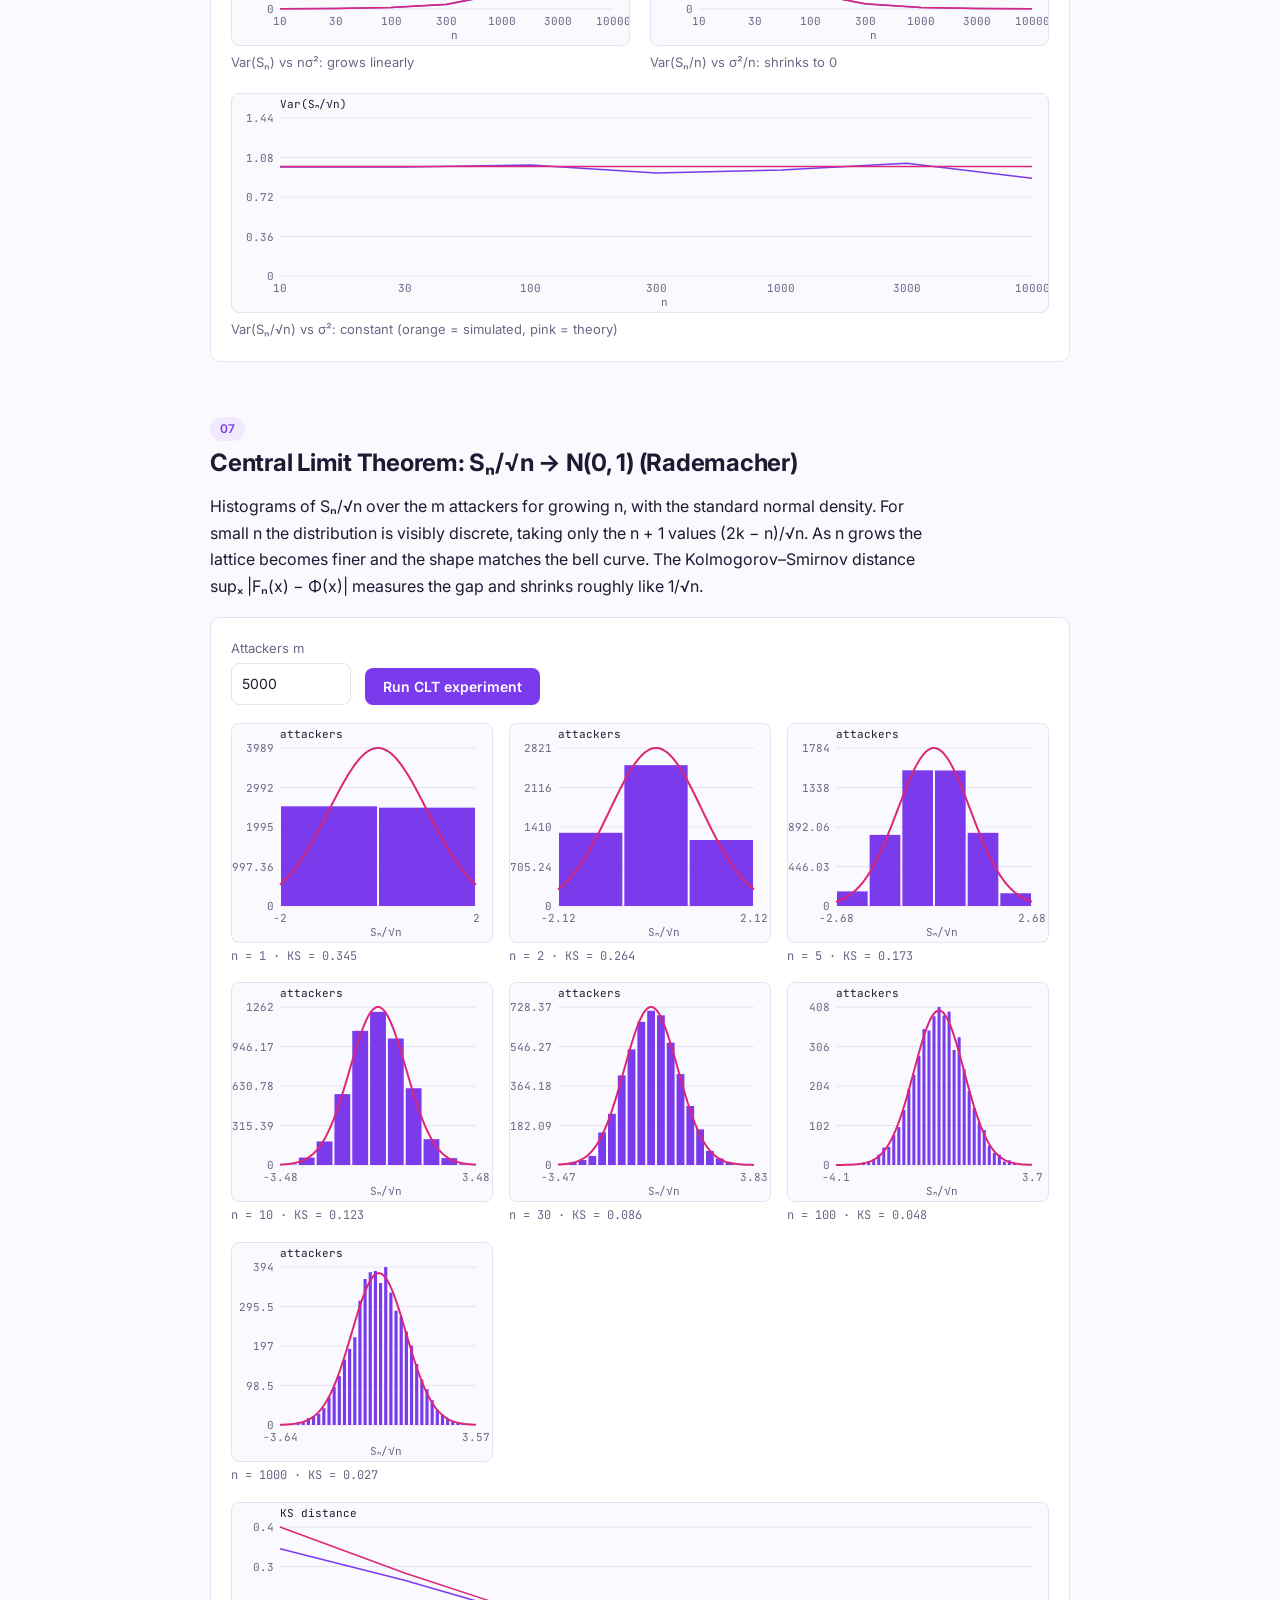
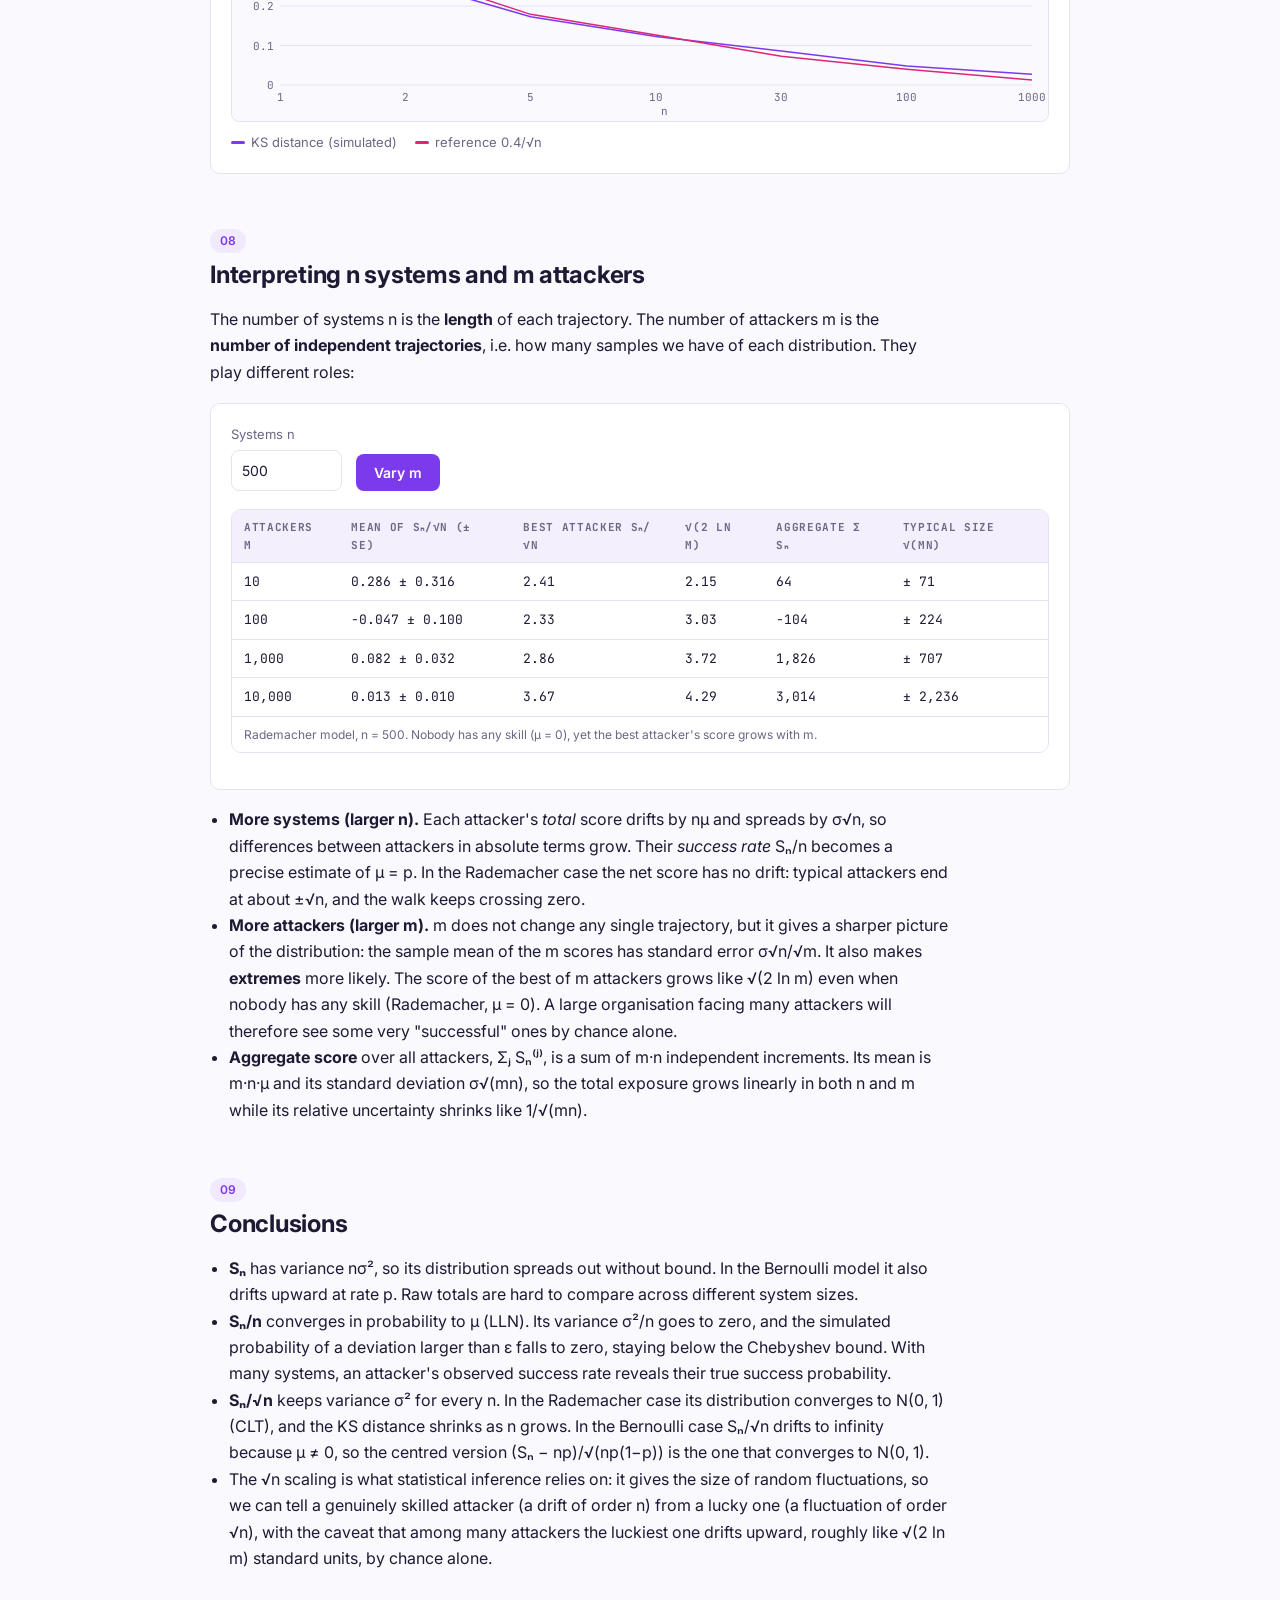
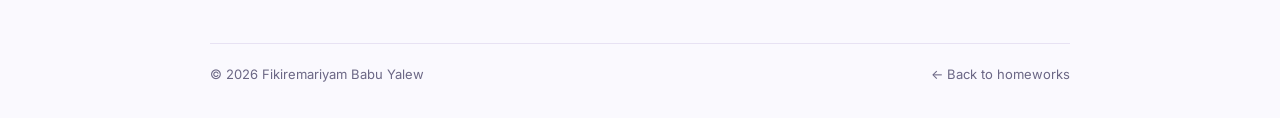
<file: homeworks/hw4-stochastic/index.html>
<!DOCTYPE html>
<html lang="en">
<head>
  <meta charset="UTF-8">
  <meta name="viewport" content="width=device-width, initial-scale=1.0">
  <title>Homework 4 · Stochastic Penetration Processes | Statistics Notebook</title>
  <link rel="preconnect" href="https://fonts.googleapis.com">
  <link href="https://fonts.googleapis.com/css2?family=Inter:wght@400;500;600;700&family=JetBrains+Mono:wght@400;600&display=swap" rel="stylesheet">
  <link rel="stylesheet" href="../../assets/css/theme.css">
  <link rel="stylesheet" href="style.css">
</head>
<body>
  <div class="layout">

    <aside class="sidebar">
      <a href="../../index.html" class="brand">
        <span class="brand-mark">σ²</span>
        <span class="brand-text">Statistics<br><small>Notebook</small></span>
      </a>
      <nav class="side-nav" aria-label="Homework sections">
        <a href="#homework">Homework</a>
        <a href="#model">Model</a>
        <a href="#trajectories">Trajectories</a>
        <a href="#distributions">Distributions</a>
        <a href="#lln">LLN</a>
        <a href="#variance">Variance</a>
        <a href="#clt">CLT</a>
        <a href="#attackers">n &amp; m</a>
        <a href="#conclusions">Conclusions</a>
      </nav>
      <div class="side-meta">
        <span class="meta-label">Homework</span>
        <strong>4 · Stochastic processes</strong>
        <span class="meta-label">Student</span>
        <strong>Fikiremariyam Babu Yalew</strong>
      </div>
      <button class="theme-toggle" type="button" aria-label="Toggle dark mode"></button>
    </aside>

    <main class="content">

      <header class="hw-header">
        <a href="../../index.html#homeworks" class="back">← All homeworks</a>
        <p class="eyebrow">Homework 4 · Stochastic processes</p>
        <h1>Stochastic penetration processes</h1>
        <p class="lead">m attackers, n systems, and a score added at each step. Simulating Sₙ, Sₙ/n and Sₙ/√n shows the Law of Large Numbers and the Central Limit Theorem at work.</p>
      </header>

      <!-- 01 -->
      <section id="homework" class="part">
        <span class="part-num">01</span>
        <div>
          <h2>Homework</h2>
          <p>Consider n systems and m attackers. Model the penetration process as a stochastic process with i.i.d. increments X₁, X₂, …, the penetration score at each step, under two models:</p>
          <ul>
            <li><strong>Bernoulli:</strong> Xᵢ ∈ {0, 1} with P(Xᵢ = 1) = p.</li>
            <li><strong>Rademacher:</strong> Xᵢ ∈ {−1, +1} with P(Xᵢ = +1) = P(Xᵢ = −1) = ½, the symmetric, zero-mean case.</li>
          </ul>
          <p>For increasing n and suitable m, simulate sample trajectories and study the distributions of the <strong>total score</strong> Sₙ = Σ Xᵢ, the <strong>average score</strong> Sₙ/n and the <strong>normalized total</strong> Sₙ/√n. Investigate the convergence in probability of Sₙ/n (LLN), the variance under each normalization, and the convergence in distribution of Sₙ/√n to N(0, 1) in the Rademacher case (CLT). Interpret the trajectories in terms of n systems and m attackers, and discuss how system size and number of attackers affect the aggregate penetration score.</p>
        </div>
      </section>

      <!-- 02 MODEL -->
      <section id="model" class="part">
        <span class="part-num">02</span>
        <div>
          <h2>The model and what theory predicts</h2>
          <p>Each attacker j = 1 … m attacks the systems one after another. Step i is the attempt on system i, and its outcome is the increment Xᵢ⁽ʲ⁾. The partial sums S₁, S₂, …, Sₙ form the attacker's <strong>trajectory</strong>, a random walk. In the Bernoulli model Sₙ counts successful penetrations. In the Rademacher model it is a net score: +1 for a breach, −1 for being detected or blocked.</p>
          <div class="table-wrap">
            <table class="compare">
              <thead><tr><th></th><th>Bernoulli(p)</th><th>Rademacher</th></tr></thead>
              <tbody>
                <tr><td>Mean μ = E[Xᵢ]</td><td>p</td><td>0</td></tr>
                <tr><td>Variance σ² = Var(Xᵢ)</td><td>p(1 − p)</td><td>1</td></tr>
                <tr><td>Total Sₙ</td><td>mean np, variance np(1−p) (Binomial)</td><td>mean 0, variance n</td></tr>
                <tr><td>Average Sₙ/n</td><td>mean p, variance p(1−p)/n → 0</td><td>mean 0, variance 1/n → 0</td></tr>
                <tr><td>Normalized Sₙ/√n</td><td>mean p√n → ∞, variance p(1−p)</td><td>mean 0, variance 1 → N(0, 1)</td></tr>
              </tbody>
            </table>
          </div>
          <p>These all follow from the fact that the variance of a sum of independent terms is the sum of their variances: <code>Var(Sₙ) = nσ²</code>, so <code>Var(Sₙ/n) = σ²/n</code> and <code>Var(Sₙ/√n) = σ²</code>. Dividing by n is <em>too strong</em>, since the fluctuations vanish and only the mean survives (LLN). Not dividing is <em>too weak</em>, since the fluctuations grow like √n. Dividing by √n is <em>exactly right</em>: the fluctuations stay of order one and their shape converges to a normal distribution (CLT).</p>
          <div class="formula">LLN (weak):  P( |Sₙ/n − μ| > ε ) → 0   for every ε > 0       (Chebyshev: ≤ σ² / (n ε²))
CLT:         (Sₙ − nμ) / (σ√n)  →  N(0, 1) in distribution   (Rademacher: Sₙ/√n → N(0, 1))</div>
        </div>
      </section>

      <!-- 03 TRAJECTORIES -->
      <section id="trajectories" class="part">
        <span class="part-num">03</span>
        <div>
          <h2>Sample trajectories</h2>
          <div class="panel">
            <div class="controls">
              <label>Model
                <select id="model-sel">
                  <option value="rademacher" selected>Rademacher (±1)</option>
                  <option value="bernoulli">Bernoulli (0/1)</option>
                </select>
              </label>
              <label id="p-wrap">p = <span id="p-val">0.30</span>
                <input id="p" type="range" min="0.05" max="0.95" step="0.05" value="0.3">
              </label>
              <label>Systems n <input id="n" type="number" value="1000" min="10" max="20000"></label>
              <label>Attackers m <input id="m" type="number" value="2000" min="10" max="20000"></label>
              <button class="btn" id="run" type="button">Simulate</button>
            </div>
            <div class="facts" id="model-facts"></div>
            <div class="chart-grid">
              <figure class="wide-fig"><canvas id="t-total" class="chart small"></canvas><figcaption>Total score Sₖ for 12 attackers (black = mean nμ ± 2σ√k)</figcaption></figure>
              <figure><canvas id="t-avg" class="chart small"></canvas><figcaption>Average score Sₖ/k: the paths converge to μ</figcaption></figure>
              <figure><canvas id="t-norm" class="chart small"></canvas><figcaption>Normalized score Sₖ/√k: the spread stays the same</figcaption></figure>
            </div>
          </div>
        </div>
      </section>

      <!-- 04 DISTRIBUTIONS -->
      <section id="distributions" class="part">
        <span class="part-num">04</span>
        <div>
          <h2>Distributions across the m attackers (at k = n)</h2>
          <div class="panel">
            <div class="chart-grid">
              <figure><canvas id="d-total" class="chart small"></canvas><figcaption>Sₙ</figcaption></figure>
              <figure><canvas id="d-avg" class="chart small"></canvas><figcaption>Sₙ/n</figcaption></figure>
              <figure class="wide-fig"><canvas id="d-norm" class="chart small"></canvas><figcaption>Sₙ/√n with the normal density of the same mean and variance (pink)</figcaption></figure>
            </div>
            <div class="table-wrap top-gap"><table class="steps" id="dist-table"></table></div>
          </div>
        </div>
      </section>

      <!-- 05 LLN -->
      <section id="lln" class="part">
        <span class="part-num">05</span>
        <div>
          <h2>Law of Large Numbers: convergence in probability of Sₙ/n</h2>
          <p>For each n we estimate P(|Sₙ/n − μ| > ε) as the fraction of the m attackers whose average lies more than ε from μ, and compare it with the Chebyshev bound σ²/(nε²). For very small n the curve can briefly rise, because Sₙ/n only takes a few discrete values. In the Rademacher case with n = 10, for instance, |Sₙ/n| ≤ 0.05 requires exactly Sₙ = 0. Once n is large, the probability drops to zero, as the LLN predicts.</p>
          <div class="panel">
            <div class="controls">
              <label>ε
                <select id="eps"><option>0.02</option><option selected>0.05</option><option>0.1</option></select>
              </label>
              <button class="btn" id="run-lln" type="button">Run LLN experiment</button>
              <span class="progress" id="lln-progress"></span>
            </div>
            <canvas id="c-lln" class="chart"></canvas>
            <div class="legend"><span><span class="sw s1"></span>simulated P(|Sₙ/n − μ| &gt; ε)</span><span><span class="sw s2"></span>Chebyshev bound (capped at 1)</span></div>
            <div class="table-wrap top-gap"><table class="steps" id="lln-table"></table></div>
          </div>
        </div>
      </section>

      <!-- 06 VARIANCE -->
      <section id="variance" class="part">
        <span class="part-num">06</span>
        <div>
          <h2>Variance under the three normalizations</h2>
          <p>Sample variance across the m attackers for each n, against nσ², σ²/n and σ². The three behaviours are visible at once: growing, shrinking and stable.</p>
          <div class="panel">
            <div class="chart-grid">
              <figure><canvas id="v-total" class="chart small"></canvas><figcaption>Var(Sₙ) vs nσ²: grows linearly</figcaption></figure>
              <figure><canvas id="v-avg" class="chart small"></canvas><figcaption>Var(Sₙ/n) vs σ²/n: shrinks to 0</figcaption></figure>
              <figure class="wide-fig"><canvas id="v-norm" class="chart small"></canvas><figcaption>Var(Sₙ/√n) vs σ²: constant (orange = simulated, pink = theory)</figcaption></figure>
            </div>
          </div>
        </div>
      </section>

      <!-- 07 CLT -->
      <section id="clt" class="part">
        <span class="part-num">07</span>
        <div>
          <h2>Central Limit Theorem: Sₙ/√n → N(0, 1) (Rademacher)</h2>
          <p>Histograms of Sₙ/√n over the m attackers for growing n, with the standard normal density. For small n the distribution is visibly discrete, taking only the n + 1 values (2k − n)/√n. As n grows the lattice becomes finer and the shape matches the bell curve. The Kolmogorov–Smirnov distance supₓ |Fₙ(x) − Φ(x)| measures the gap and shrinks roughly like 1/√n.</p>
          <div class="panel">
            <div class="controls">
              <label>Attackers m <input id="m-clt" type="number" value="5000" min="100" max="50000"></label>
              <button class="btn" id="run-clt" type="button">Run CLT experiment</button>
            </div>
            <div class="clt-grid" id="clt-grid"></div>
            <canvas id="c-ks" class="chart small top-gap"></canvas>
            <div class="legend"><span><span class="sw s1"></span>KS distance (simulated)</span><span><span class="sw s2"></span>reference 0.4/√n</span></div>
          </div>
        </div>
      </section>

      <!-- 08 n & m -->
      <section id="attackers" class="part">
        <span class="part-num">08</span>
        <div>
          <h2>Interpreting n systems and m attackers</h2>
          <p>The number of systems n is the <strong>length</strong> of each trajectory. The number of attackers m is the <strong>number of independent trajectories</strong>, i.e. how many samples we have of each distribution. They play different roles:</p>
          <div class="panel">
            <div class="controls">
              <label>Systems n <input id="n-m" type="number" value="500" min="10" max="5000"></label>
              <button class="btn" id="run-m" type="button">Vary m</button>
            </div>
            <div class="table-wrap"><table class="steps" id="m-table"></table></div>
          </div>
          <ul>
            <li><strong>More systems (larger n).</strong> Each attacker's <em>total</em> score drifts by nμ and spreads by σ√n, so differences between attackers in absolute terms grow. Their <em>success rate</em> Sₙ/n becomes a precise estimate of μ = p. In the Rademacher case the net score has no drift: typical attackers end at about ±√n, and the walk keeps crossing zero.</li>
            <li><strong>More attackers (larger m).</strong> m does not change any single trajectory, but it gives a sharper picture of the distribution: the sample mean of the m scores has standard error σ√n/√m. It also makes <strong>extremes</strong> more likely. The score of the best of m attackers grows like √(2 ln m) even when nobody has any skill (Rademacher, μ = 0). A large organisation facing many attackers will therefore see some very "successful" ones by chance alone.</li>
            <li><strong>Aggregate score</strong> over all attackers, Σⱼ Sₙ⁽ʲ⁾, is a sum of m·n independent increments. Its mean is m·n·μ and its standard deviation σ√(mn), so the total exposure grows linearly in both n and m while its relative uncertainty shrinks like 1/√(mn).</li>
          </ul>
        </div>
      </section>

      <!-- 09 CONCLUSIONS -->
      <section id="conclusions" class="part">
        <span class="part-num">09</span>
        <div>
          <h2>Conclusions</h2>
          <ul>
            <li><strong>Sₙ</strong> has variance nσ², so its distribution spreads out without bound. In the Bernoulli model it also drifts upward at rate p. Raw totals are hard to compare across different system sizes.</li>
            <li><strong>Sₙ/n</strong> converges in probability to μ (LLN). Its variance σ²/n goes to zero, and the simulated probability of a deviation larger than ε falls to zero, staying below the Chebyshev bound. With many systems, an attacker's observed success rate reveals their true success probability.</li>
            <li><strong>Sₙ/√n</strong> keeps variance σ² for every n. In the Rademacher case its distribution converges to N(0, 1) (CLT), and the KS distance shrinks as n grows. In the Bernoulli case Sₙ/√n drifts to infinity because μ ≠ 0, so the centred version (Sₙ − np)/√(np(1−p)) is the one that converges to N(0, 1).</li>
            <li>The √n scaling is what statistical inference relies on: it gives the size of random fluctuations, so we can tell a genuinely skilled attacker (a drift of order n) from a lucky one (a fluctuation of order √n), with the caveat that among many attackers the luckiest one drifts upward, roughly like √(2 ln m) standard units, by chance alone.</li>
          </ul>
        </div>
      </section>

      <footer class="foot">
        <span>© <span data-year></span> Fikiremariyam Babu Yalew</span>
        <a href="../../index.html#homeworks">← Back to homeworks</a>
      </footer>
    </main>
  </div>

  <script src="../../assets/js/main.js"></script>
  <script src="../../assets/js/charts.js"></script>
  <script src="script.js"></script>
</body>
</html>
</file>
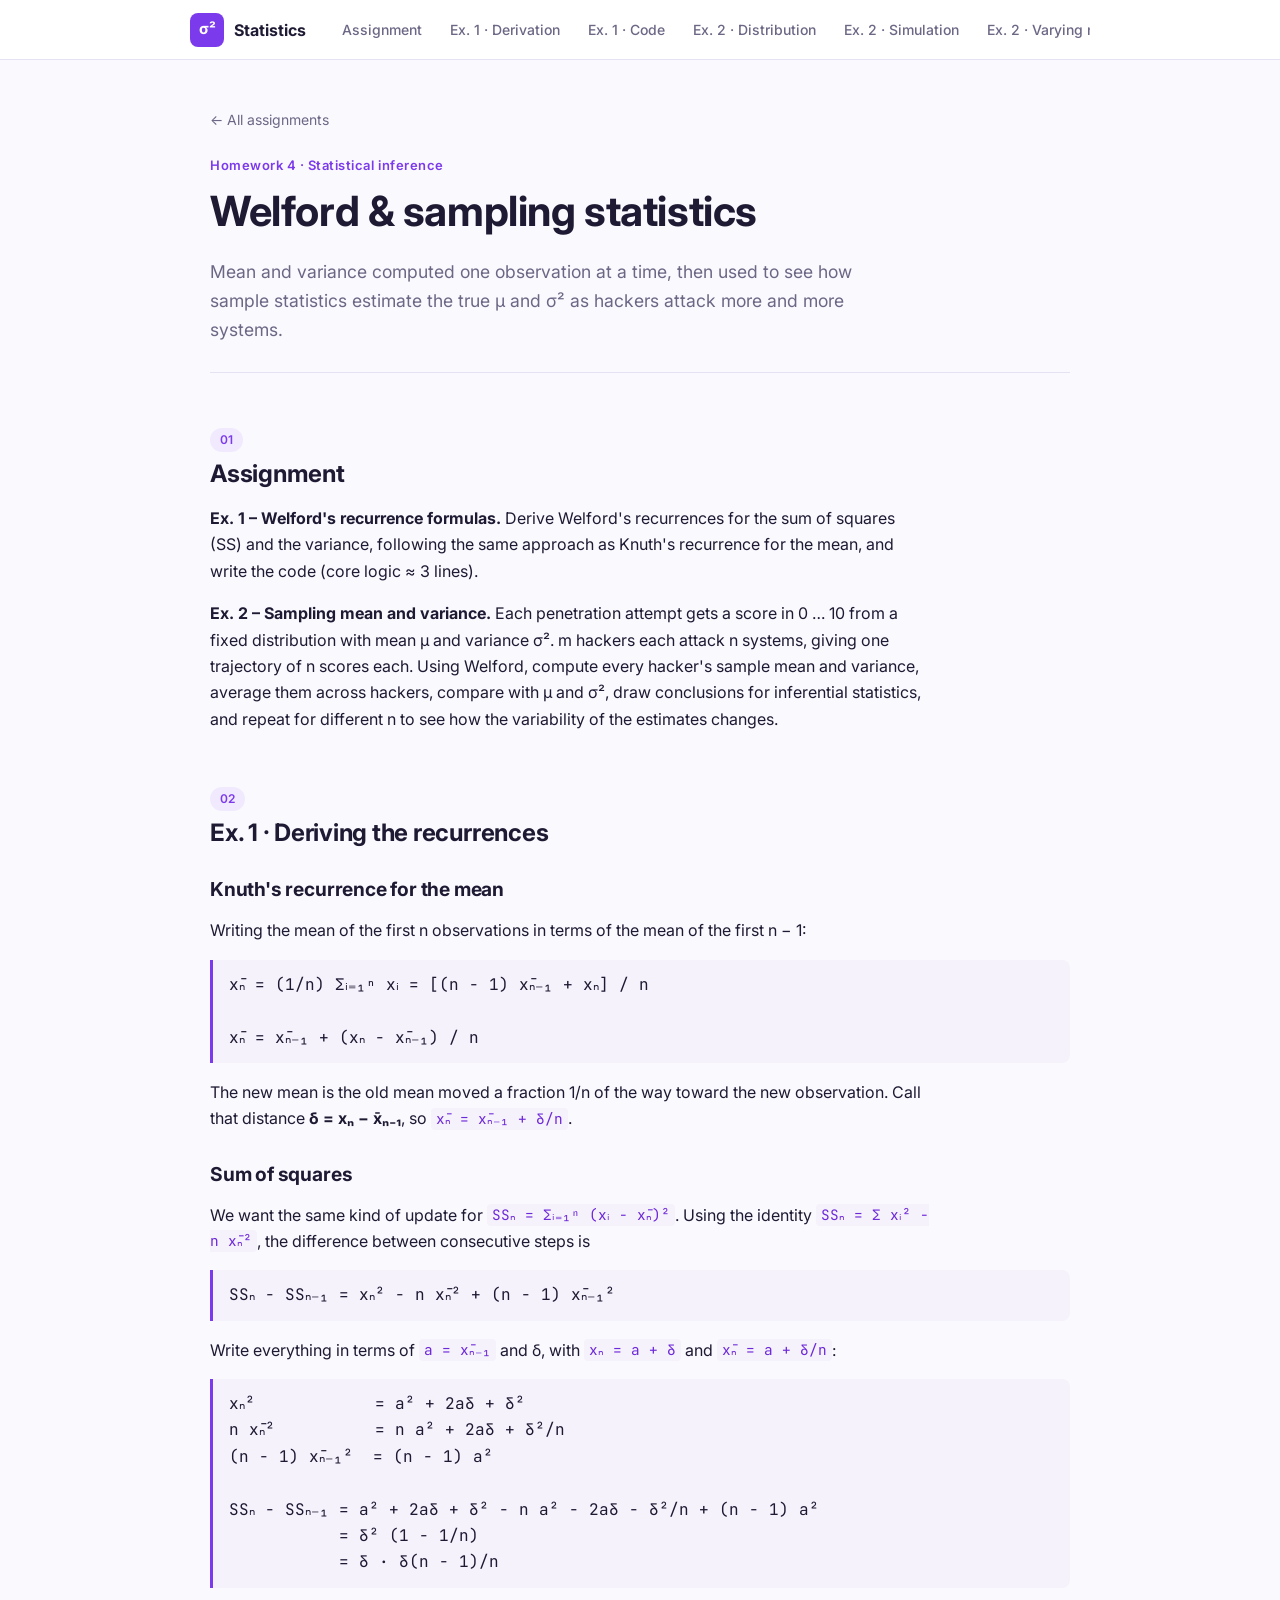
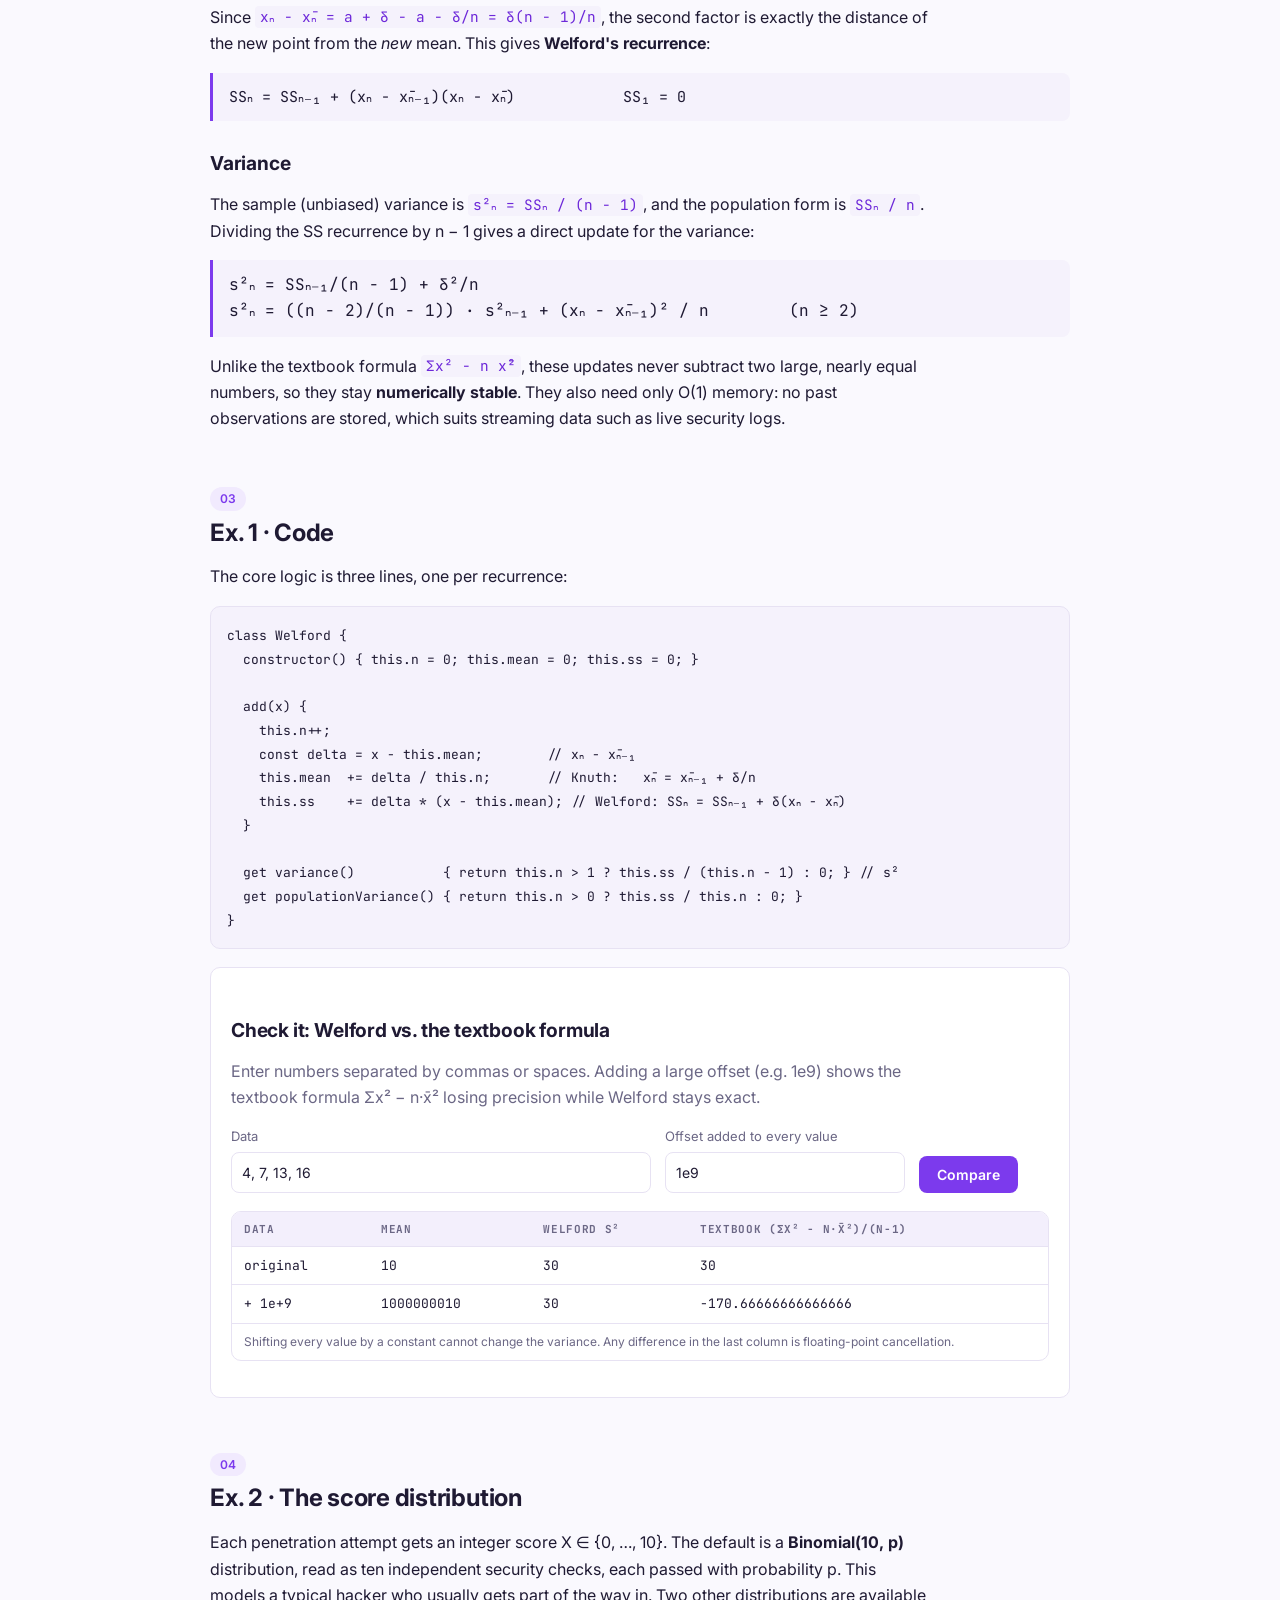
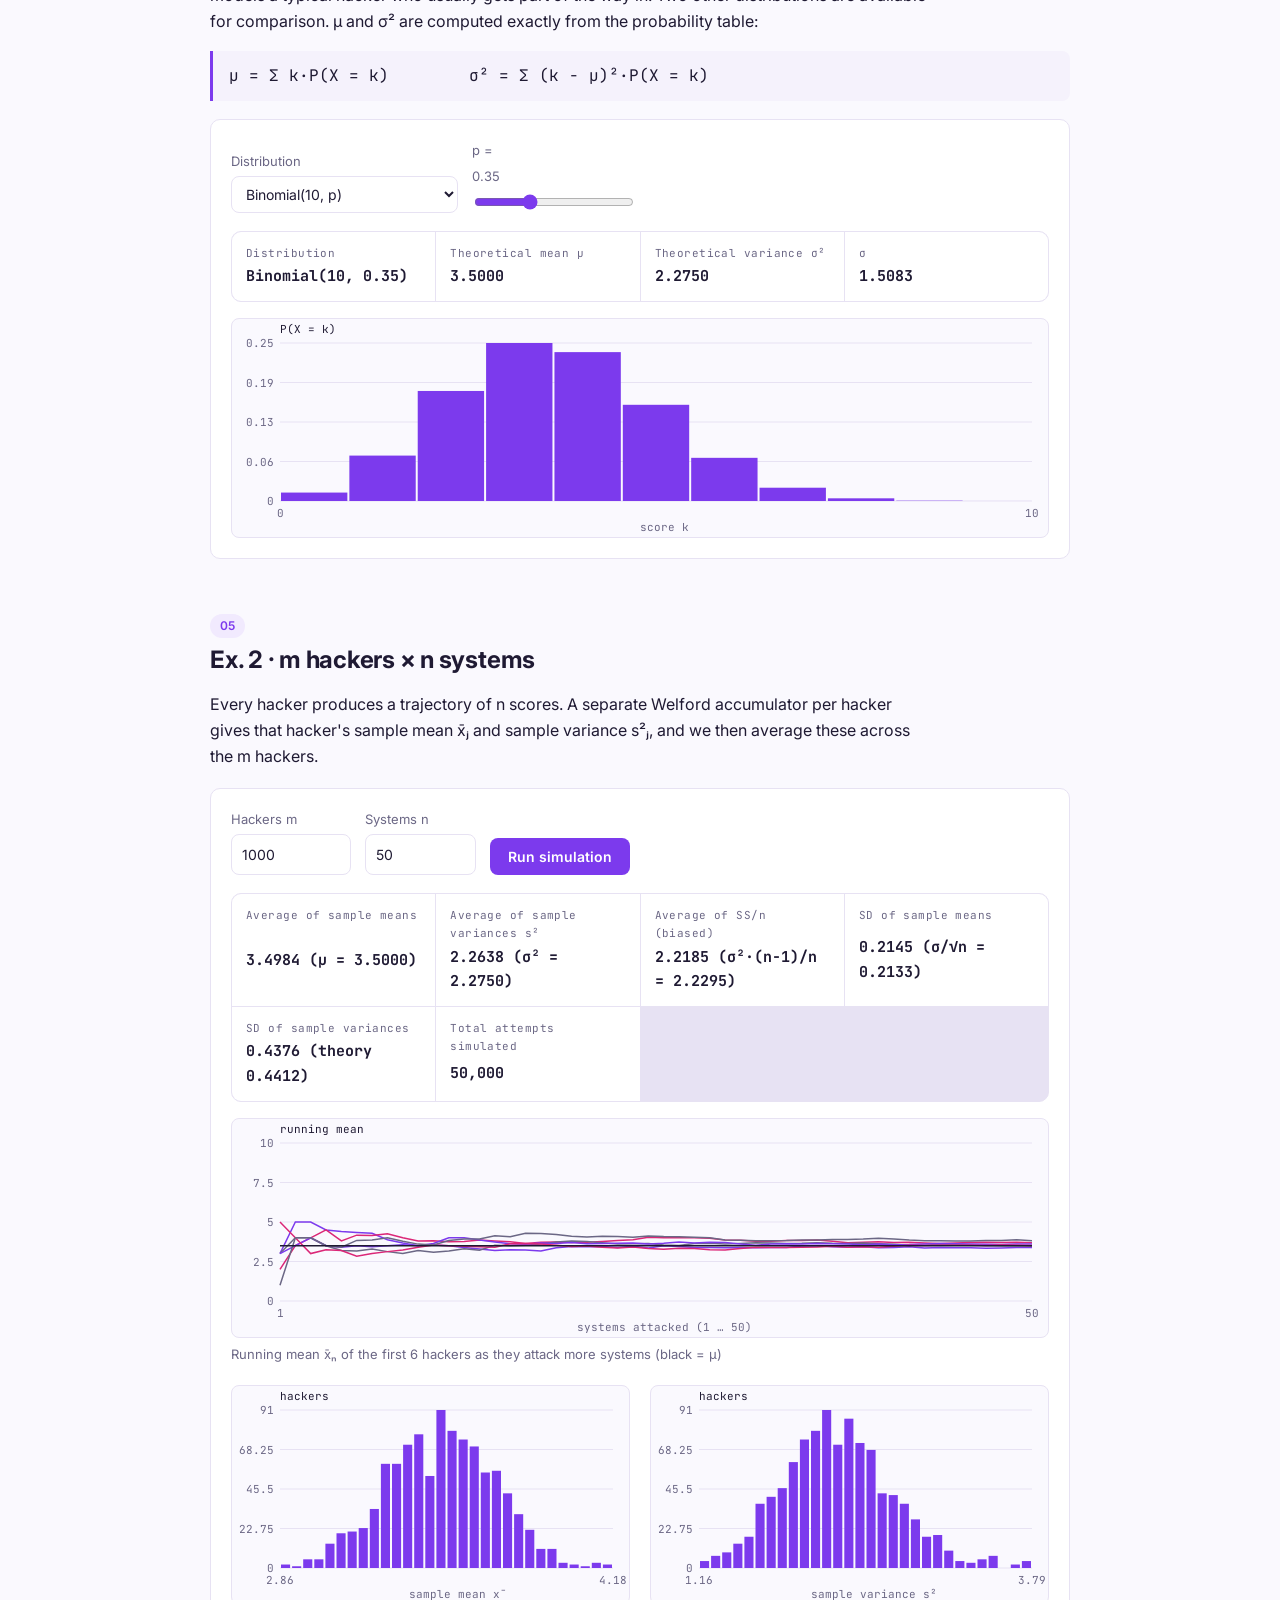
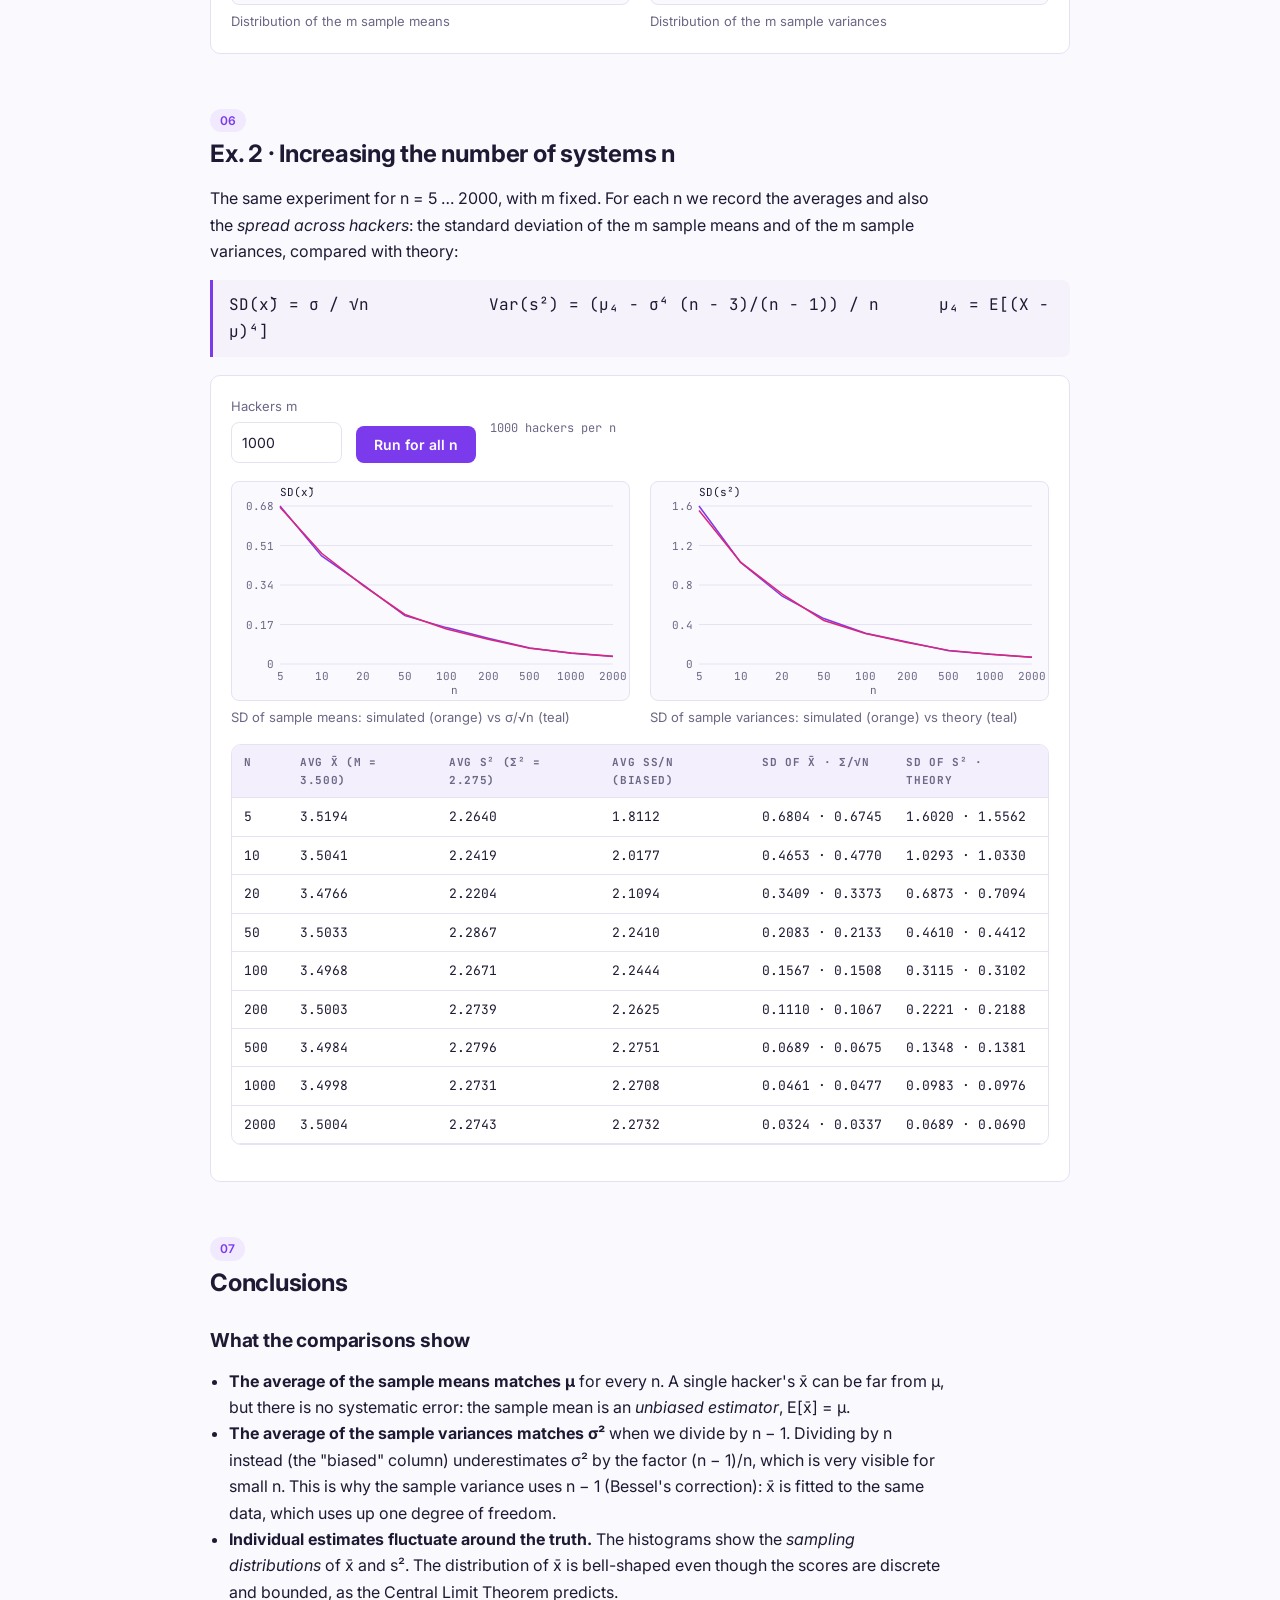
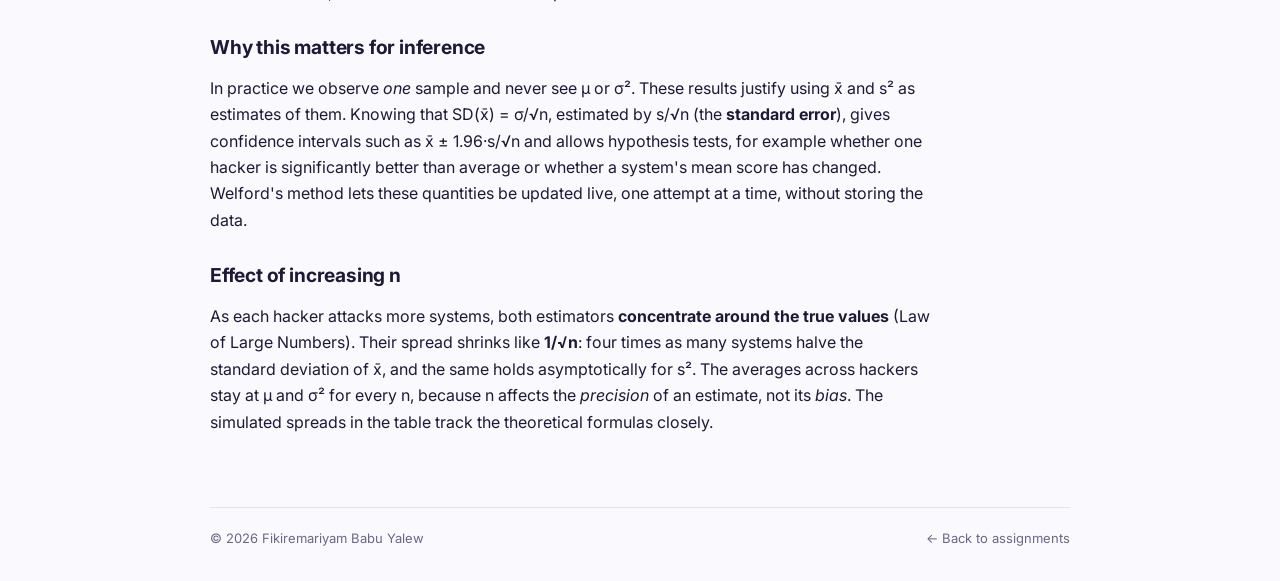
<file: homeworks/hw4-welford/index.html>
<!DOCTYPE html>
<html lang="en">
<head>
  <meta charset="UTF-8">
  <meta name="viewport" content="width=device-width, initial-scale=1.0">
  <title>Homework 4 · Welford &amp; Sampling Statistics | Statistics Notebook</title>
  <link rel="preconnect" href="https://fonts.googleapis.com">
  <link href="https://fonts.googleapis.com/css2?family=Fraunces:opsz,wght@9..144,500;9..144,700&family=Inter:wght@400;500;600&family=JetBrains+Mono:wght@400;600&display=swap" rel="stylesheet">
  <link rel="stylesheet" href="../../assets/css/theme.css">
  <link rel="stylesheet" href="style.css">
</head>
<body>
  <div class="layout">

    <aside class="sidebar">
      <a href="../../index.html" class="brand">
        <span class="brand-mark">σ²</span>
        <span class="brand-text">Statistics<br><small>Notebook</small></span>
      </a>
      <nav class="side-nav" aria-label="Homework sections">
        <a href="#assignment">Assignment</a>
        <a href="#derivation">Ex. 1 · Derivation</a>
        <a href="#code">Ex. 1 · Code</a>
        <a href="#distribution">Ex. 2 · Distribution</a>
        <a href="#simulation">Ex. 2 · Simulation</a>
        <a href="#vary-n">Ex. 2 · Varying n</a>
        <a href="#conclusions">Conclusions</a>
      </nav>
      <div class="side-meta">
        <span class="meta-label">Homework</span>
        <strong>4 · Inference</strong>
        <span class="meta-label">Student</span>
        <strong>Fikiremariyam Babu Yalew</strong>
      </div>
      <button class="theme-toggle" type="button" aria-label="Toggle dark mode">
        <span class="icon-sun">☀</span><span class="icon-moon">☾</span>
      </button>
    </aside>

    <main class="content">

      <header class="hw-header">
        <a href="../../index.html#assignments" class="back">← All assignments</a>
        <p class="eyebrow">Homework 4 · Statistical inference</p>
        <h1>Welford &amp; sampling statistics</h1>
        <p class="lead">Mean and variance computed one observation at a time, then used to see how sample statistics estimate the true μ and σ² as hackers attack more and more systems.</p>
      </header>

      <!-- 01 -->
      <section id="assignment" class="part">
        <span class="part-num">01</span>
        <div>
          <h2>Assignment</h2>
          <p><strong>Ex. 1 – Welford's recurrence formulas.</strong> Derive Welford's recurrences for the sum of squares (SS) and the variance, following the same approach as Knuth's recurrence for the mean, and write the code (core logic ≈ 3 lines).</p>
          <p><strong>Ex. 2 – Sampling mean and variance.</strong> Each penetration attempt gets a score in 0 … 10 from a fixed distribution with mean μ and variance σ². m hackers each attack n systems, giving one trajectory of n scores each. Using Welford, compute every hacker's sample mean and variance, average them across hackers, compare with μ and σ², draw conclusions for inferential statistics, and repeat for different n to see how the variability of the estimates changes.</p>
        </div>
      </section>

      <!-- 02 DERIVATION -->
      <section id="derivation" class="part">
        <span class="part-num">02</span>
        <div>
          <h2>Ex. 1 · Deriving the recurrences</h2>
          <h3>Knuth's recurrence for the mean</h3>
          <p>Writing the mean of the first n observations in terms of the mean of the first n − 1:</p>
          <div class="formula">x̄ₙ = (1/n) Σᵢ₌₁ⁿ xᵢ = [(n − 1) x̄ₙ₋₁ + xₙ] / n

x̄ₙ = x̄ₙ₋₁ + (xₙ − x̄ₙ₋₁) / n</div>
          <p>The new mean is the old mean moved a fraction 1/n of the way toward the new observation. Call that distance <strong>δ = xₙ − x̄ₙ₋₁</strong>, so <code>x̄ₙ = x̄ₙ₋₁ + δ/n</code>.</p>

          <h3>Sum of squares</h3>
          <p>We want the same kind of update for <code>SSₙ = Σᵢ₌₁ⁿ (xᵢ − x̄ₙ)²</code>. Using the identity <code>SSₙ = Σ xᵢ² − n x̄ₙ²</code>, the difference between consecutive steps is</p>
          <div class="formula">SSₙ − SSₙ₋₁ = xₙ² − n x̄ₙ² + (n − 1) x̄ₙ₋₁²</div>
          <p>Write everything in terms of <code>a = x̄ₙ₋₁</code> and δ, with <code>xₙ = a + δ</code> and <code>x̄ₙ = a + δ/n</code>:</p>
          <div class="formula">xₙ²            = a² + 2aδ + δ²
n x̄ₙ²          = n a² + 2aδ + δ²/n
(n − 1) x̄ₙ₋₁²  = (n − 1) a²

SSₙ − SSₙ₋₁ = a² + 2aδ + δ² − n a² − 2aδ − δ²/n + (n − 1) a²
           = δ² (1 − 1/n)
           = δ · δ(n − 1)/n</div>
          <p>Since <code>xₙ − x̄ₙ = a + δ − a − δ/n = δ(n − 1)/n</code>, the second factor is exactly the distance of the new point from the <em>new</em> mean. This gives <strong>Welford's recurrence</strong>:</p>
          <div class="formula big-code">SSₙ = SSₙ₋₁ + (xₙ − x̄ₙ₋₁)(xₙ − x̄ₙ)            SS₁ = 0</div>

          <h3>Variance</h3>
          <p>The sample (unbiased) variance is <code>s²ₙ = SSₙ / (n − 1)</code>, and the population form is <code>SSₙ / n</code>. Dividing the SS recurrence by n − 1 gives a direct update for the variance:</p>
          <div class="formula">s²ₙ = SSₙ₋₁/(n − 1) + δ²/n
s²ₙ = ((n − 2)/(n − 1)) · s²ₙ₋₁ + (xₙ − x̄ₙ₋₁)² / n        (n ≥ 2)</div>
          <p>Unlike the textbook formula <code>Σx² − n x̄²</code>, these updates never subtract two large, nearly equal numbers, so they stay <strong>numerically stable</strong>. They also need only O(1) memory: no past observations are stored, which suits streaming data such as live security logs.</p>
        </div>
      </section>

      <!-- 03 CODE -->
      <section id="code" class="part">
        <span class="part-num">03</span>
        <div>
          <h2>Ex. 1 · Code</h2>
          <p>The core logic is three lines, one per recurrence:</p>
<pre><code>class Welford {
  constructor() { this.n = 0; this.mean = 0; this.ss = 0; }

  add(x) {
    this.n++;
    const delta = x - this.mean;        // xₙ − x̄ₙ₋₁
    this.mean  += delta / this.n;       // Knuth:   x̄ₙ = x̄ₙ₋₁ + δ/n
    this.ss    += delta * (x - this.mean); // Welford: SSₙ = SSₙ₋₁ + δ(xₙ − x̄ₙ)
  }

  get variance()           { return this.n > 1 ? this.ss / (this.n - 1) : 0; } // s²
  get populationVariance() { return this.n > 0 ? this.ss / this.n : 0; }
}</code></pre>
          <div class="panel">
            <h3>Check it: Welford vs. the textbook formula</h3>
            <p class="muted">Enter numbers separated by commas or spaces. Adding a large offset (e.g. 1e9) shows the textbook formula Σx² − n·x̄² losing precision while Welford stays exact.</p>
            <div class="controls">
              <label>Data
                <input id="data" type="text" class="wide" value="4, 7, 13, 16">
              </label>
              <label>Offset added to every value
                <input id="offset" type="text" value="1e9">
              </label>
              <button class="btn" id="check" type="button">Compare</button>
            </div>
            <div class="table-wrap"><table class="steps" id="check-table"></table></div>
          </div>
        </div>
      </section>

      <!-- 04 DISTRIBUTION -->
      <section id="distribution" class="part">
        <span class="part-num">04</span>
        <div>
          <h2>Ex. 2 · The score distribution</h2>
          <p>Each penetration attempt gets an integer score X ∈ {0, …, 10}. The default is a <strong>Binomial(10, p)</strong> distribution, read as ten independent security checks, each passed with probability p. This models a typical hacker who usually gets part of the way in. Two other distributions are available for comparison. μ and σ² are computed exactly from the probability table:</p>
          <div class="formula">μ = Σ k·P(X = k)        σ² = Σ (k − μ)²·P(X = k)</div>
          <div class="panel">
            <div class="controls">
              <label>Distribution
                <select id="dist">
                  <option value="binom" selected>Binomial(10, p)</option>
                  <option value="uniform">Uniform {0, …, 10}</option>
                  <option value="skewed">Skewed (most attempts fail)</option>
                </select>
              </label>
              <label id="p-label">p = <span id="p-val">0.35</span>
                <input id="p" type="range" min="0.05" max="0.95" step="0.05" value="0.35">
              </label>
            </div>
            <div class="facts" id="dist-facts"></div>
            <canvas id="c-pmf" class="chart small"></canvas>
          </div>
        </div>
      </section>

      <!-- 05 SIMULATION -->
      <section id="simulation" class="part">
        <span class="part-num">05</span>
        <div>
          <h2>Ex. 2 · m hackers × n systems</h2>
          <p>Every hacker produces a trajectory of n scores. A separate Welford accumulator per hacker gives that hacker's sample mean x̄ⱼ and sample variance s²ⱼ, and we then average these across the m hackers.</p>
          <div class="panel">
            <div class="controls">
              <label>Hackers m <input id="m" type="number" value="1000" min="2" max="20000"></label>
              <label>Systems n <input id="n" type="number" value="50" min="2" max="5000"></label>
              <button class="btn" id="simulate" type="button">Run simulation</button>
            </div>
            <div class="facts" id="sim-facts"></div>
            <div class="chart-grid">
              <figure class="wide-fig"><canvas id="c-traj" class="chart small"></canvas><figcaption>Running mean x̄ₙ of the first 6 hackers as they attack more systems (black = μ)</figcaption></figure>
              <figure><canvas id="c-means" class="chart small"></canvas><figcaption>Distribution of the m sample means</figcaption></figure>
              <figure><canvas id="c-vars" class="chart small"></canvas><figcaption>Distribution of the m sample variances</figcaption></figure>
            </div>
          </div>
        </div>
      </section>

      <!-- 06 VARY N -->
      <section id="vary-n" class="part">
        <span class="part-num">06</span>
        <div>
          <h2>Ex. 2 · Increasing the number of systems n</h2>
          <p>The same experiment for n = 5 … 2000, with m fixed. For each n we record the averages and also the <em>spread across hackers</em>: the standard deviation of the m sample means and of the m sample variances, compared with theory:</p>
          <div class="formula">SD(x̄) = σ / √n            Var(s²) = (μ₄ − σ⁴ (n − 3)/(n − 1)) / n      μ₄ = E[(X − μ)⁴]</div>
          <div class="panel">
            <div class="controls">
              <label>Hackers m <input id="m2" type="number" value="1000" min="10" max="5000"></label>
              <button class="btn" id="vary" type="button">Run for all n</button>
              <span class="progress" id="vary-progress"></span>
            </div>
            <div class="chart-grid">
              <figure><canvas id="c-sdmean" class="chart small"></canvas><figcaption>SD of sample means: simulated (orange) vs σ/√n (teal)</figcaption></figure>
              <figure><canvas id="c-sdvar" class="chart small"></canvas><figcaption>SD of sample variances: simulated (orange) vs theory (teal)</figcaption></figure>
            </div>
            <div class="table-wrap top-gap"><table class="steps" id="vary-table"></table></div>
          </div>
        </div>
      </section>

      <!-- 07 CONCLUSIONS -->
      <section id="conclusions" class="part">
        <span class="part-num">07</span>
        <div>
          <h2>Conclusions</h2>
          <h3>What the comparisons show</h3>
          <ul>
            <li><strong>The average of the sample means matches μ</strong> for every n. A single hacker's x̄ can be far from μ, but there is no systematic error: the sample mean is an <em>unbiased estimator</em>, E[x̄] = μ.</li>
            <li><strong>The average of the sample variances matches σ²</strong> when we divide by n − 1. Dividing by n instead (the "biased" column) underestimates σ² by the factor (n − 1)/n, which is very visible for small n. This is why the sample variance uses n − 1 (Bessel's correction): x̄ is fitted to the same data, which uses up one degree of freedom.</li>
            <li><strong>Individual estimates fluctuate around the truth.</strong> The histograms show the <em>sampling distributions</em> of x̄ and s². The distribution of x̄ is bell-shaped even though the scores are discrete and bounded, as the Central Limit Theorem predicts.</li>
          </ul>
          <h3>Why this matters for inference</h3>
          <p>In practice we observe <em>one</em> sample and never see μ or σ². These results justify using x̄ and s² as estimates of them. Knowing that SD(x̄) = σ/√n, estimated by s/√n (the <strong>standard error</strong>), gives confidence intervals such as x̄ ± 1.96·s/√n and allows hypothesis tests, for example whether one hacker is significantly better than average or whether a system's mean score has changed. Welford's method lets these quantities be updated live, one attempt at a time, without storing the data.</p>
          <h3>Effect of increasing n</h3>
          <p>As each hacker attacks more systems, both estimators <strong>concentrate around the true values</strong> (Law of Large Numbers). Their spread shrinks like <strong>1/√n</strong>: four times as many systems halve the standard deviation of x̄, and the same holds asymptotically for s². The averages across hackers stay at μ and σ² for every n, because n affects the <em>precision</em> of an estimate, not its <em>bias</em>. The simulated spreads in the table track the theoretical formulas closely.</p>
        </div>
      </section>

      <footer class="foot">
        <span>© <span data-year></span> Fikiremariyam Babu Yalew</span>
        <a href="../../index.html#assignments">← Back to assignments</a>
      </footer>
    </main>
  </div>

  <script src="../../assets/js/main.js"></script>
  <script src="../../assets/js/charts.js"></script>
  <script src="script.js"></script>
</body>
</html>
</file>
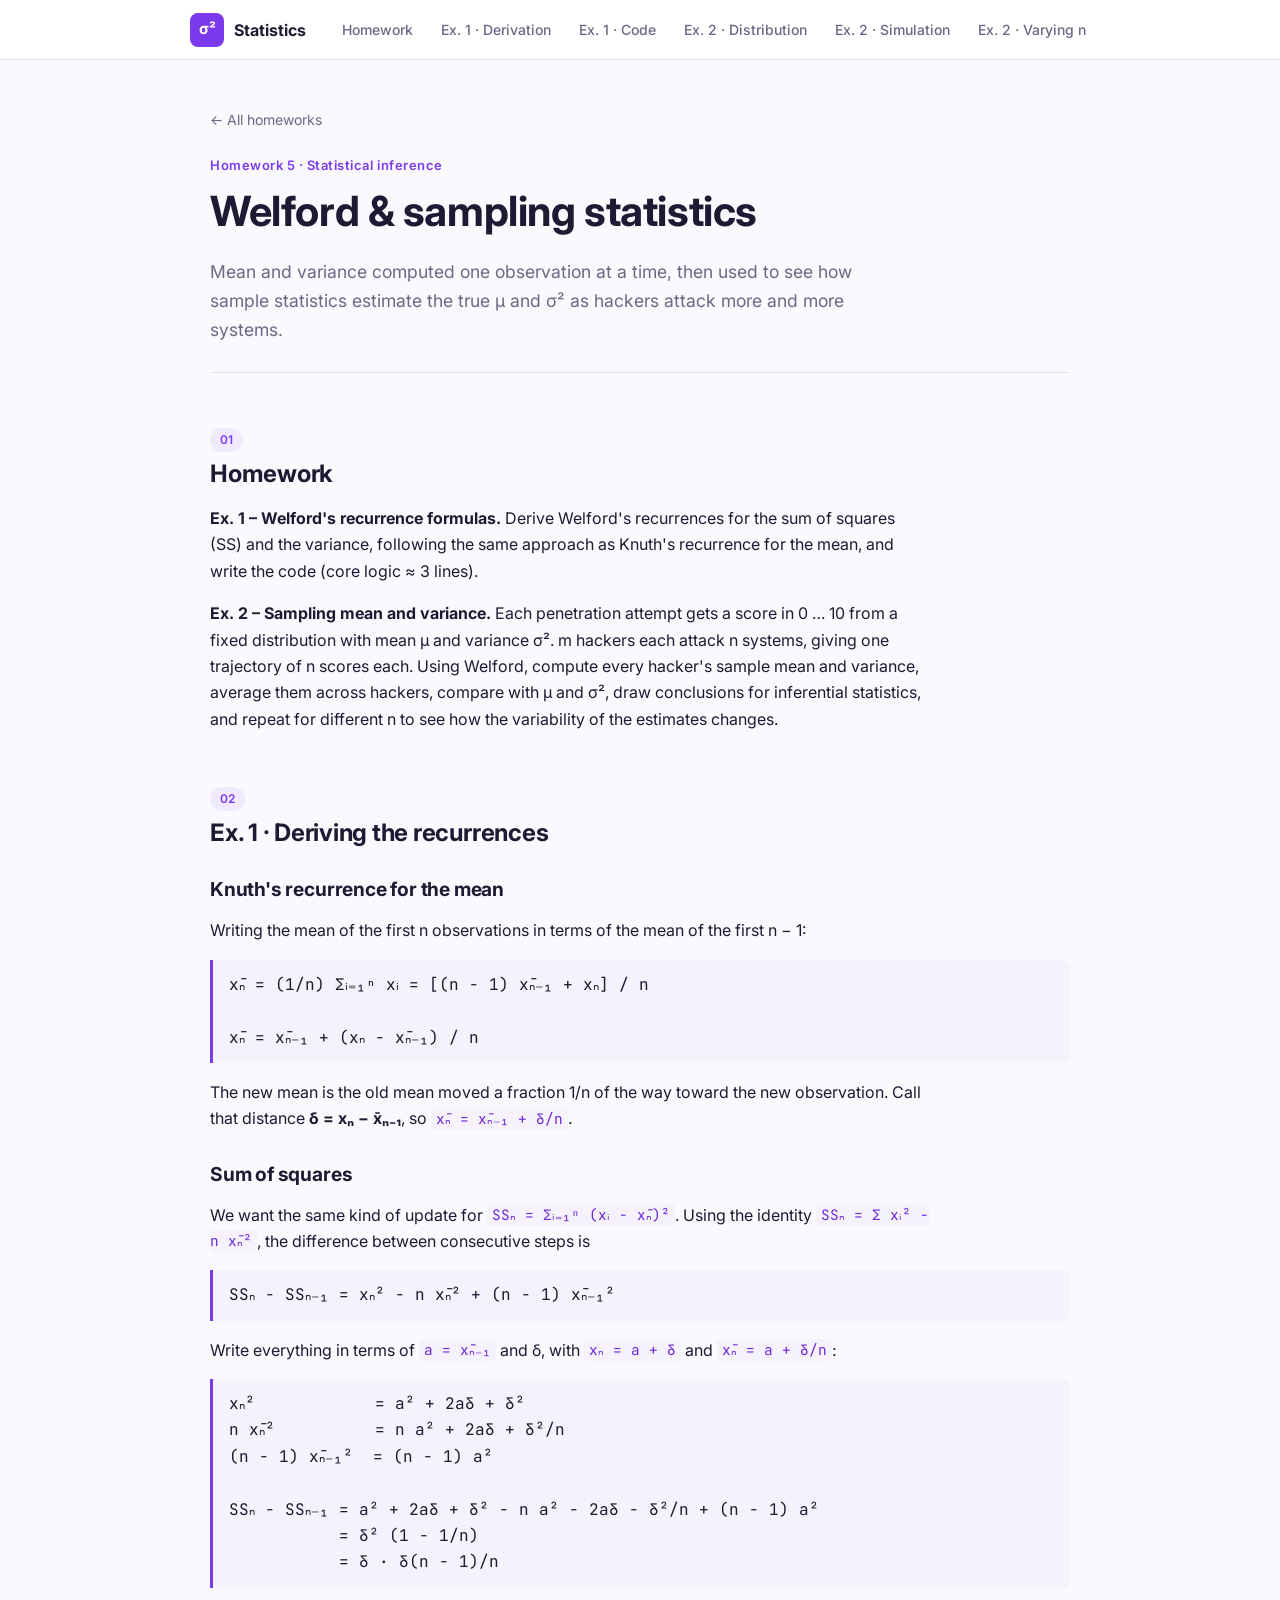
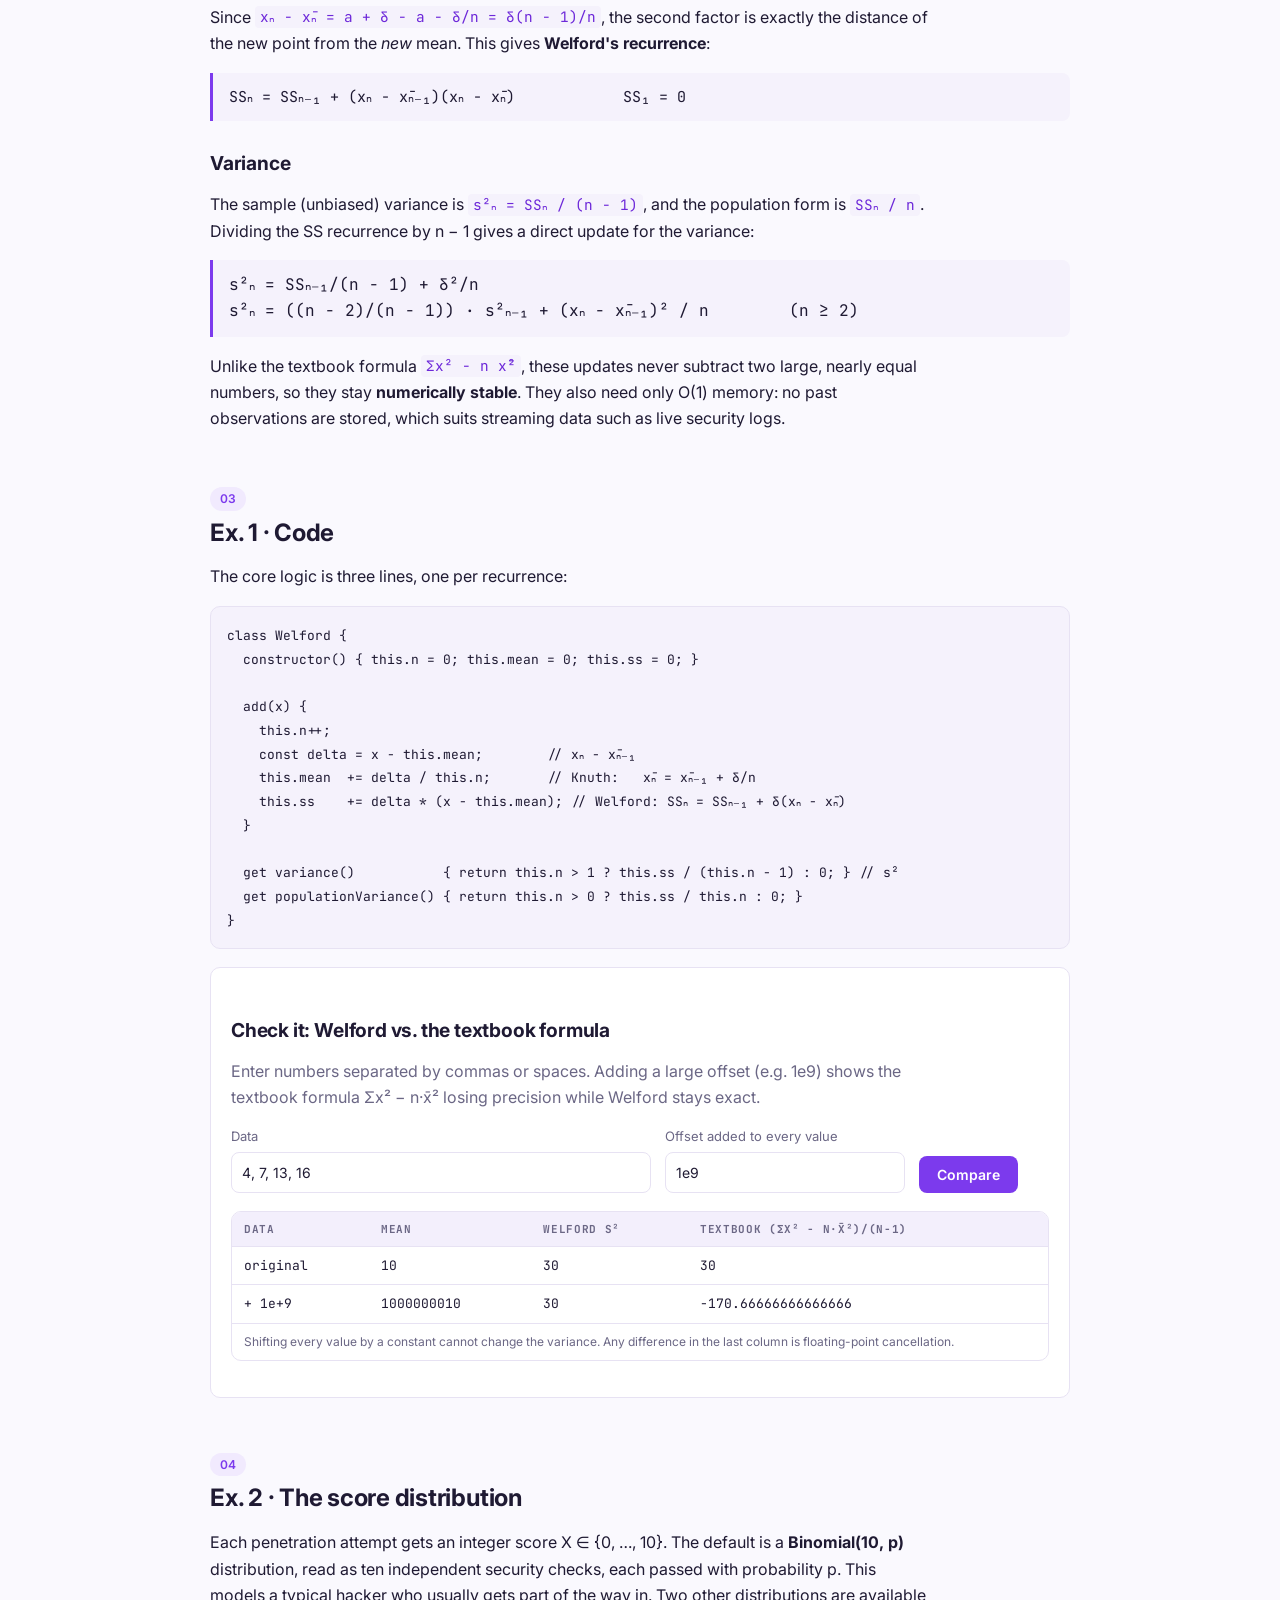
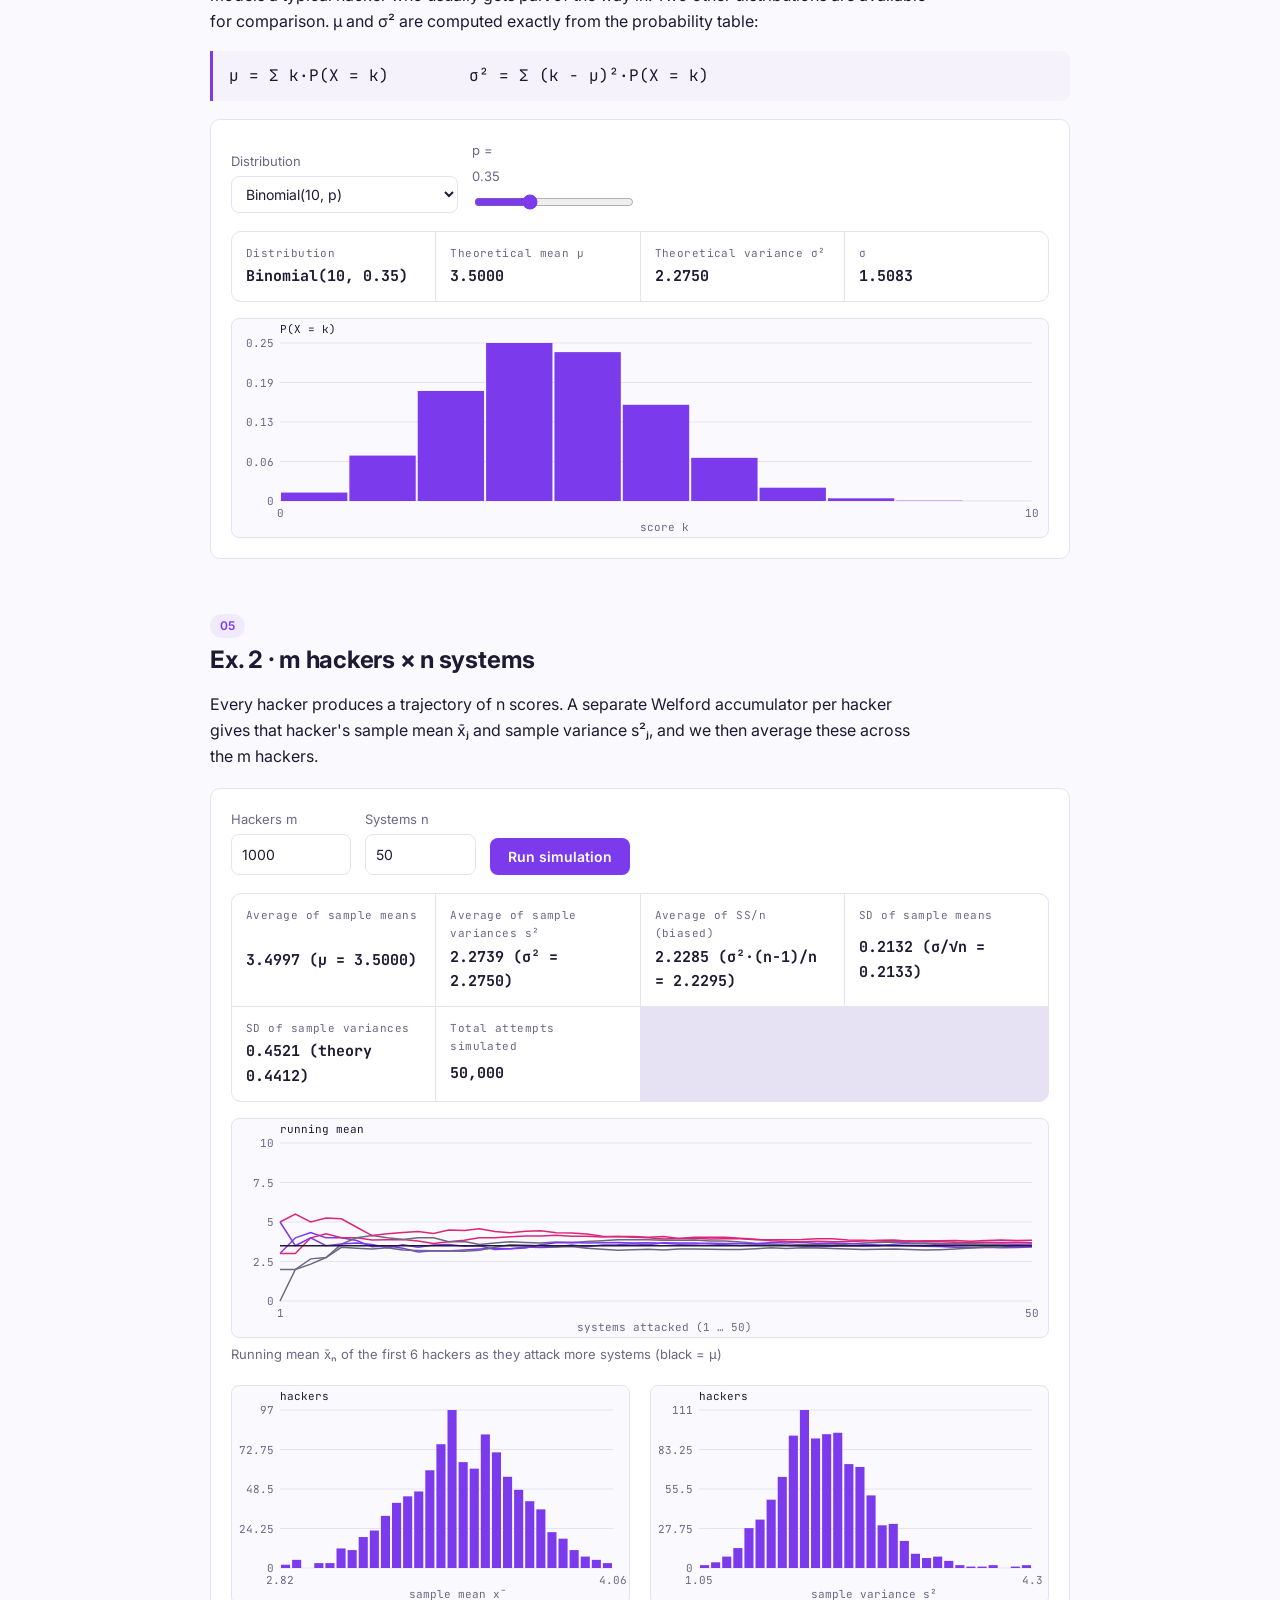
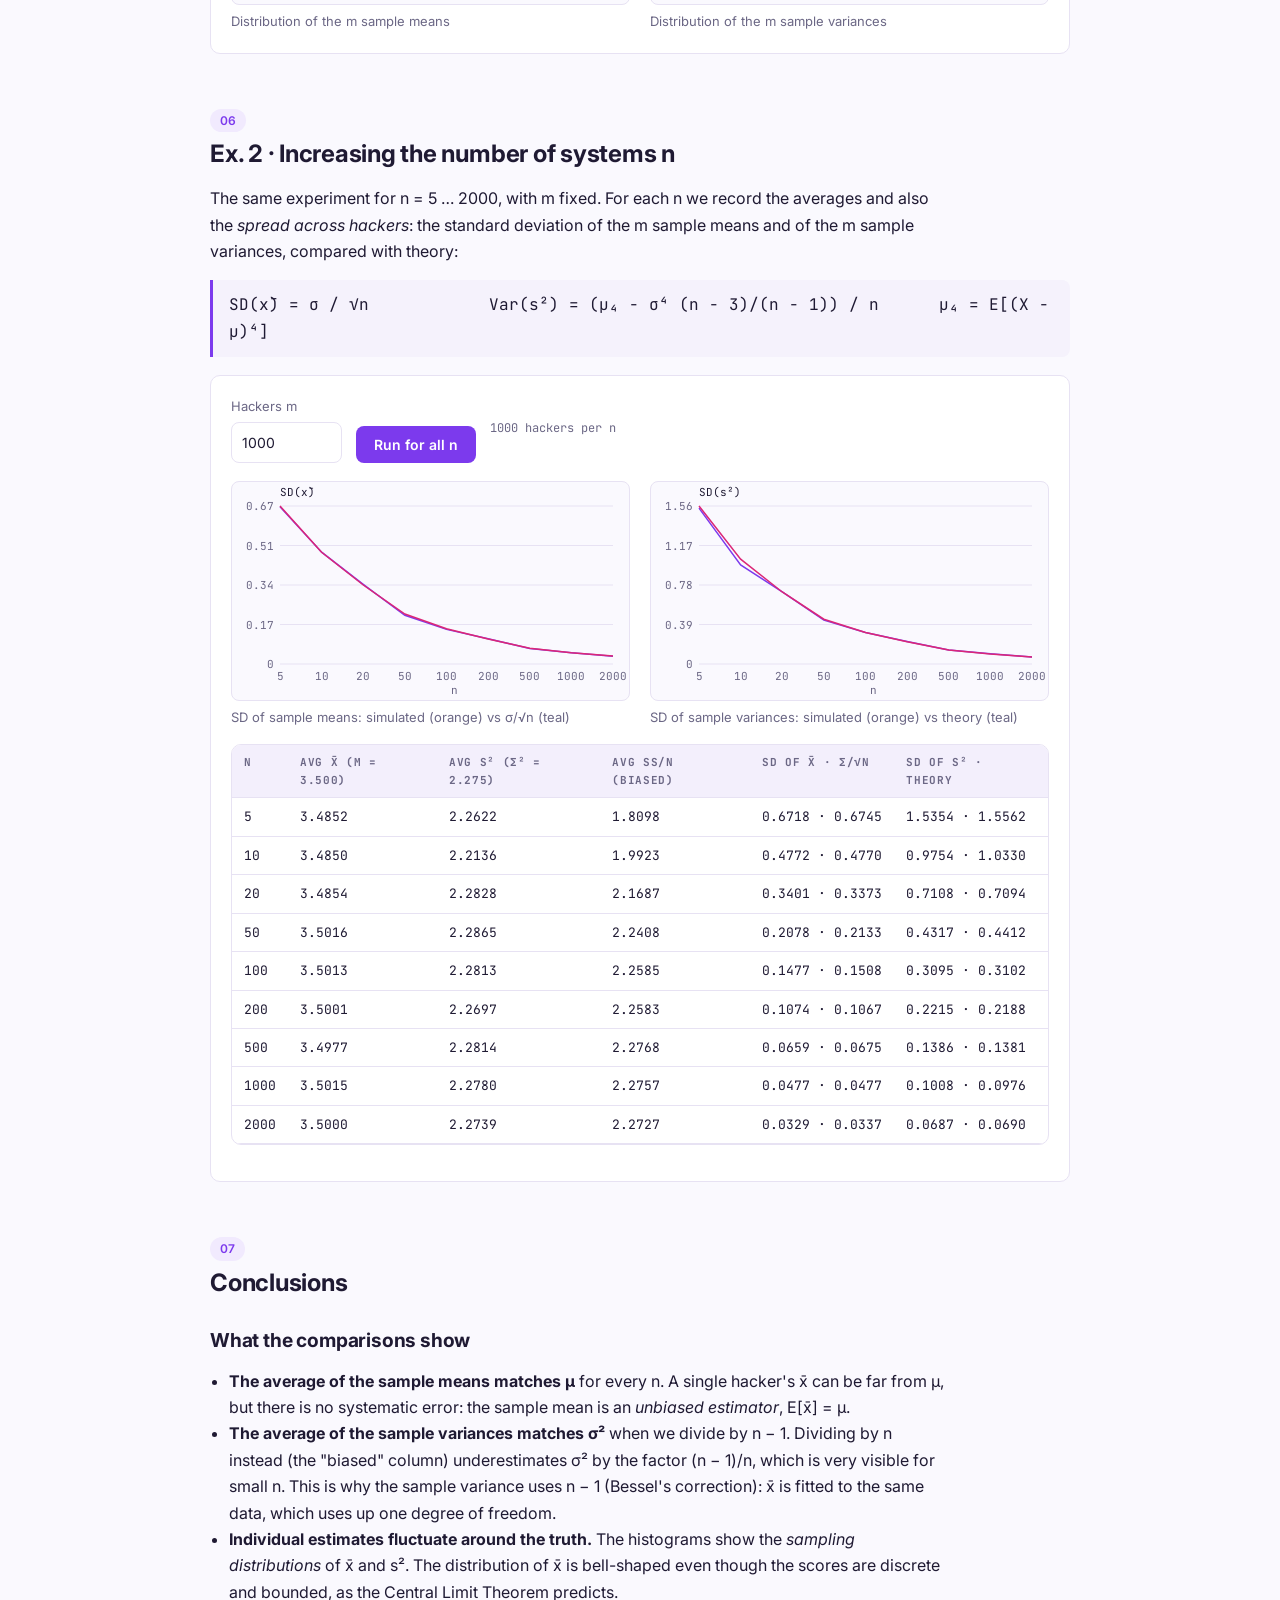
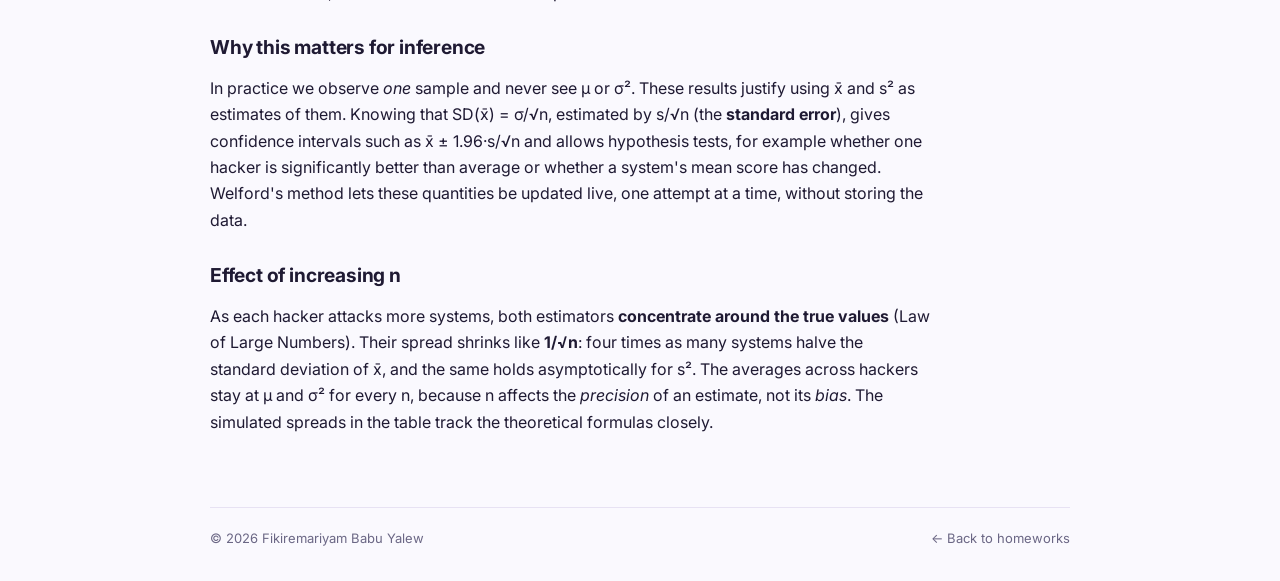
<file: homeworks/hw5-welford/index.html>
<!DOCTYPE html>
<html lang="en">
<head>
  <meta charset="UTF-8">
  <meta name="viewport" content="width=device-width, initial-scale=1.0">
  <title>Homework 5 · Welford &amp; Sampling Statistics | Statistics Notebook</title>
  <link rel="preconnect" href="https://fonts.googleapis.com">
  <link href="https://fonts.googleapis.com/css2?family=Fraunces:opsz,wght@9..144,500;9..144,700&family=Inter:wght@400;500;600&family=JetBrains+Mono:wght@400;600&display=swap" rel="stylesheet">
  <link rel="stylesheet" href="../../assets/css/theme.css">
  <link rel="stylesheet" href="style.css">
</head>
<body>
  <div class="layout">

    <aside class="sidebar">
      <a href="../../index.html" class="brand">
        <span class="brand-mark">σ²</span>
        <span class="brand-text">Statistics<br><small>Notebook</small></span>
      </a>
      <nav class="side-nav" aria-label="Homework sections">
        <a href="#homework">Homework</a>
        <a href="#derivation">Ex. 1 · Derivation</a>
        <a href="#code">Ex. 1 · Code</a>
        <a href="#distribution">Ex. 2 · Distribution</a>
        <a href="#simulation">Ex. 2 · Simulation</a>
        <a href="#vary-n">Ex. 2 · Varying n</a>
        <a href="#conclusions">Conclusions</a>
      </nav>
      <div class="side-meta">
        <span class="meta-label">Homework</span>
        <strong>5 · Inference</strong>
        <span class="meta-label">Student</span>
        <strong>Fikiremariyam Babu Yalew</strong>
      </div>
      <button class="theme-toggle" type="button" aria-label="Toggle dark mode">
        <span class="icon-sun">☀</span><span class="icon-moon">☾</span>
      </button>
    </aside>

    <main class="content">

      <header class="hw-header">
        <a href="../../index.html#homeworks" class="back">← All homeworks</a>
        <p class="eyebrow">Homework 5 · Statistical inference</p>
        <h1>Welford &amp; sampling statistics</h1>
        <p class="lead">Mean and variance computed one observation at a time, then used to see how sample statistics estimate the true μ and σ² as hackers attack more and more systems.</p>
      </header>

      <!-- 01 -->
      <section id="homework" class="part">
        <span class="part-num">01</span>
        <div>
          <h2>Homework</h2>
          <p><strong>Ex. 1 – Welford's recurrence formulas.</strong> Derive Welford's recurrences for the sum of squares (SS) and the variance, following the same approach as Knuth's recurrence for the mean, and write the code (core logic ≈ 3 lines).</p>
          <p><strong>Ex. 2 – Sampling mean and variance.</strong> Each penetration attempt gets a score in 0 … 10 from a fixed distribution with mean μ and variance σ². m hackers each attack n systems, giving one trajectory of n scores each. Using Welford, compute every hacker's sample mean and variance, average them across hackers, compare with μ and σ², draw conclusions for inferential statistics, and repeat for different n to see how the variability of the estimates changes.</p>
        </div>
      </section>

      <!-- 02 DERIVATION -->
      <section id="derivation" class="part">
        <span class="part-num">02</span>
        <div>
          <h2>Ex. 1 · Deriving the recurrences</h2>
          <h3>Knuth's recurrence for the mean</h3>
          <p>Writing the mean of the first n observations in terms of the mean of the first n − 1:</p>
          <div class="formula">x̄ₙ = (1/n) Σᵢ₌₁ⁿ xᵢ = [(n − 1) x̄ₙ₋₁ + xₙ] / n

x̄ₙ = x̄ₙ₋₁ + (xₙ − x̄ₙ₋₁) / n</div>
          <p>The new mean is the old mean moved a fraction 1/n of the way toward the new observation. Call that distance <strong>δ = xₙ − x̄ₙ₋₁</strong>, so <code>x̄ₙ = x̄ₙ₋₁ + δ/n</code>.</p>

          <h3>Sum of squares</h3>
          <p>We want the same kind of update for <code>SSₙ = Σᵢ₌₁ⁿ (xᵢ − x̄ₙ)²</code>. Using the identity <code>SSₙ = Σ xᵢ² − n x̄ₙ²</code>, the difference between consecutive steps is</p>
          <div class="formula">SSₙ − SSₙ₋₁ = xₙ² − n x̄ₙ² + (n − 1) x̄ₙ₋₁²</div>
          <p>Write everything in terms of <code>a = x̄ₙ₋₁</code> and δ, with <code>xₙ = a + δ</code> and <code>x̄ₙ = a + δ/n</code>:</p>
          <div class="formula">xₙ²            = a² + 2aδ + δ²
n x̄ₙ²          = n a² + 2aδ + δ²/n
(n − 1) x̄ₙ₋₁²  = (n − 1) a²

SSₙ − SSₙ₋₁ = a² + 2aδ + δ² − n a² − 2aδ − δ²/n + (n − 1) a²
           = δ² (1 − 1/n)
           = δ · δ(n − 1)/n</div>
          <p>Since <code>xₙ − x̄ₙ = a + δ − a − δ/n = δ(n − 1)/n</code>, the second factor is exactly the distance of the new point from the <em>new</em> mean. This gives <strong>Welford's recurrence</strong>:</p>
          <div class="formula big-code">SSₙ = SSₙ₋₁ + (xₙ − x̄ₙ₋₁)(xₙ − x̄ₙ)            SS₁ = 0</div>

          <h3>Variance</h3>
          <p>The sample (unbiased) variance is <code>s²ₙ = SSₙ / (n − 1)</code>, and the population form is <code>SSₙ / n</code>. Dividing the SS recurrence by n − 1 gives a direct update for the variance:</p>
          <div class="formula">s²ₙ = SSₙ₋₁/(n − 1) + δ²/n
s²ₙ = ((n − 2)/(n − 1)) · s²ₙ₋₁ + (xₙ − x̄ₙ₋₁)² / n        (n ≥ 2)</div>
          <p>Unlike the textbook formula <code>Σx² − n x̄²</code>, these updates never subtract two large, nearly equal numbers, so they stay <strong>numerically stable</strong>. They also need only O(1) memory: no past observations are stored, which suits streaming data such as live security logs.</p>
        </div>
      </section>

      <!-- 03 CODE -->
      <section id="code" class="part">
        <span class="part-num">03</span>
        <div>
          <h2>Ex. 1 · Code</h2>
          <p>The core logic is three lines, one per recurrence:</p>
<pre><code>class Welford {
  constructor() { this.n = 0; this.mean = 0; this.ss = 0; }

  add(x) {
    this.n++;
    const delta = x - this.mean;        // xₙ − x̄ₙ₋₁
    this.mean  += delta / this.n;       // Knuth:   x̄ₙ = x̄ₙ₋₁ + δ/n
    this.ss    += delta * (x - this.mean); // Welford: SSₙ = SSₙ₋₁ + δ(xₙ − x̄ₙ)
  }

  get variance()           { return this.n > 1 ? this.ss / (this.n - 1) : 0; } // s²
  get populationVariance() { return this.n > 0 ? this.ss / this.n : 0; }
}</code></pre>
          <div class="panel">
            <h3>Check it: Welford vs. the textbook formula</h3>
            <p class="muted">Enter numbers separated by commas or spaces. Adding a large offset (e.g. 1e9) shows the textbook formula Σx² − n·x̄² losing precision while Welford stays exact.</p>
            <div class="controls">
              <label>Data
                <input id="data" type="text" class="wide" value="4, 7, 13, 16">
              </label>
              <label>Offset added to every value
                <input id="offset" type="text" value="1e9">
              </label>
              <button class="btn" id="check" type="button">Compare</button>
            </div>
            <div class="table-wrap"><table class="steps" id="check-table"></table></div>
          </div>
        </div>
      </section>

      <!-- 04 DISTRIBUTION -->
      <section id="distribution" class="part">
        <span class="part-num">04</span>
        <div>
          <h2>Ex. 2 · The score distribution</h2>
          <p>Each penetration attempt gets an integer score X ∈ {0, …, 10}. The default is a <strong>Binomial(10, p)</strong> distribution, read as ten independent security checks, each passed with probability p. This models a typical hacker who usually gets part of the way in. Two other distributions are available for comparison. μ and σ² are computed exactly from the probability table:</p>
          <div class="formula">μ = Σ k·P(X = k)        σ² = Σ (k − μ)²·P(X = k)</div>
          <div class="panel">
            <div class="controls">
              <label>Distribution
                <select id="dist">
                  <option value="binom" selected>Binomial(10, p)</option>
                  <option value="uniform">Uniform {0, …, 10}</option>
                  <option value="skewed">Skewed (most attempts fail)</option>
                </select>
              </label>
              <label id="p-label">p = <span id="p-val">0.35</span>
                <input id="p" type="range" min="0.05" max="0.95" step="0.05" value="0.35">
              </label>
            </div>
            <div class="facts" id="dist-facts"></div>
            <canvas id="c-pmf" class="chart small"></canvas>
          </div>
        </div>
      </section>

      <!-- 05 SIMULATION -->
      <section id="simulation" class="part">
        <span class="part-num">05</span>
        <div>
          <h2>Ex. 2 · m hackers × n systems</h2>
          <p>Every hacker produces a trajectory of n scores. A separate Welford accumulator per hacker gives that hacker's sample mean x̄ⱼ and sample variance s²ⱼ, and we then average these across the m hackers.</p>
          <div class="panel">
            <div class="controls">
              <label>Hackers m <input id="m" type="number" value="1000" min="2" max="20000"></label>
              <label>Systems n <input id="n" type="number" value="50" min="2" max="5000"></label>
              <button class="btn" id="simulate" type="button">Run simulation</button>
            </div>
            <div class="facts" id="sim-facts"></div>
            <div class="chart-grid">
              <figure class="wide-fig"><canvas id="c-traj" class="chart small"></canvas><figcaption>Running mean x̄ₙ of the first 6 hackers as they attack more systems (black = μ)</figcaption></figure>
              <figure><canvas id="c-means" class="chart small"></canvas><figcaption>Distribution of the m sample means</figcaption></figure>
              <figure><canvas id="c-vars" class="chart small"></canvas><figcaption>Distribution of the m sample variances</figcaption></figure>
            </div>
          </div>
        </div>
      </section>

      <!-- 06 VARY N -->
      <section id="vary-n" class="part">
        <span class="part-num">06</span>
        <div>
          <h2>Ex. 2 · Increasing the number of systems n</h2>
          <p>The same experiment for n = 5 … 2000, with m fixed. For each n we record the averages and also the <em>spread across hackers</em>: the standard deviation of the m sample means and of the m sample variances, compared with theory:</p>
          <div class="formula">SD(x̄) = σ / √n            Var(s²) = (μ₄ − σ⁴ (n − 3)/(n − 1)) / n      μ₄ = E[(X − μ)⁴]</div>
          <div class="panel">
            <div class="controls">
              <label>Hackers m <input id="m2" type="number" value="1000" min="10" max="5000"></label>
              <button class="btn" id="vary" type="button">Run for all n</button>
              <span class="progress" id="vary-progress"></span>
            </div>
            <div class="chart-grid">
              <figure><canvas id="c-sdmean" class="chart small"></canvas><figcaption>SD of sample means: simulated (orange) vs σ/√n (teal)</figcaption></figure>
              <figure><canvas id="c-sdvar" class="chart small"></canvas><figcaption>SD of sample variances: simulated (orange) vs theory (teal)</figcaption></figure>
            </div>
            <div class="table-wrap top-gap"><table class="steps" id="vary-table"></table></div>
          </div>
        </div>
      </section>

      <!-- 07 CONCLUSIONS -->
      <section id="conclusions" class="part">
        <span class="part-num">07</span>
        <div>
          <h2>Conclusions</h2>
          <h3>What the comparisons show</h3>
          <ul>
            <li><strong>The average of the sample means matches μ</strong> for every n. A single hacker's x̄ can be far from μ, but there is no systematic error: the sample mean is an <em>unbiased estimator</em>, E[x̄] = μ.</li>
            <li><strong>The average of the sample variances matches σ²</strong> when we divide by n − 1. Dividing by n instead (the "biased" column) underestimates σ² by the factor (n − 1)/n, which is very visible for small n. This is why the sample variance uses n − 1 (Bessel's correction): x̄ is fitted to the same data, which uses up one degree of freedom.</li>
            <li><strong>Individual estimates fluctuate around the truth.</strong> The histograms show the <em>sampling distributions</em> of x̄ and s². The distribution of x̄ is bell-shaped even though the scores are discrete and bounded, as the Central Limit Theorem predicts.</li>
          </ul>
          <h3>Why this matters for inference</h3>
          <p>In practice we observe <em>one</em> sample and never see μ or σ². These results justify using x̄ and s² as estimates of them. Knowing that SD(x̄) = σ/√n, estimated by s/√n (the <strong>standard error</strong>), gives confidence intervals such as x̄ ± 1.96·s/√n and allows hypothesis tests, for example whether one hacker is significantly better than average or whether a system's mean score has changed. Welford's method lets these quantities be updated live, one attempt at a time, without storing the data.</p>
          <h3>Effect of increasing n</h3>
          <p>As each hacker attacks more systems, both estimators <strong>concentrate around the true values</strong> (Law of Large Numbers). Their spread shrinks like <strong>1/√n</strong>: four times as many systems halve the standard deviation of x̄, and the same holds asymptotically for s². The averages across hackers stay at μ and σ² for every n, because n affects the <em>precision</em> of an estimate, not its <em>bias</em>. The simulated spreads in the table track the theoretical formulas closely.</p>
        </div>
      </section>

      <footer class="foot">
        <span>© <span data-year></span> Fikiremariyam Babu Yalew</span>
        <a href="../../index.html#homeworks">← Back to homeworks</a>
      </footer>
    </main>
  </div>

  <script src="../../assets/js/main.js"></script>
  <script src="../../assets/js/charts.js"></script>
  <script src="script.js"></script>
</body>
</html>
</file>
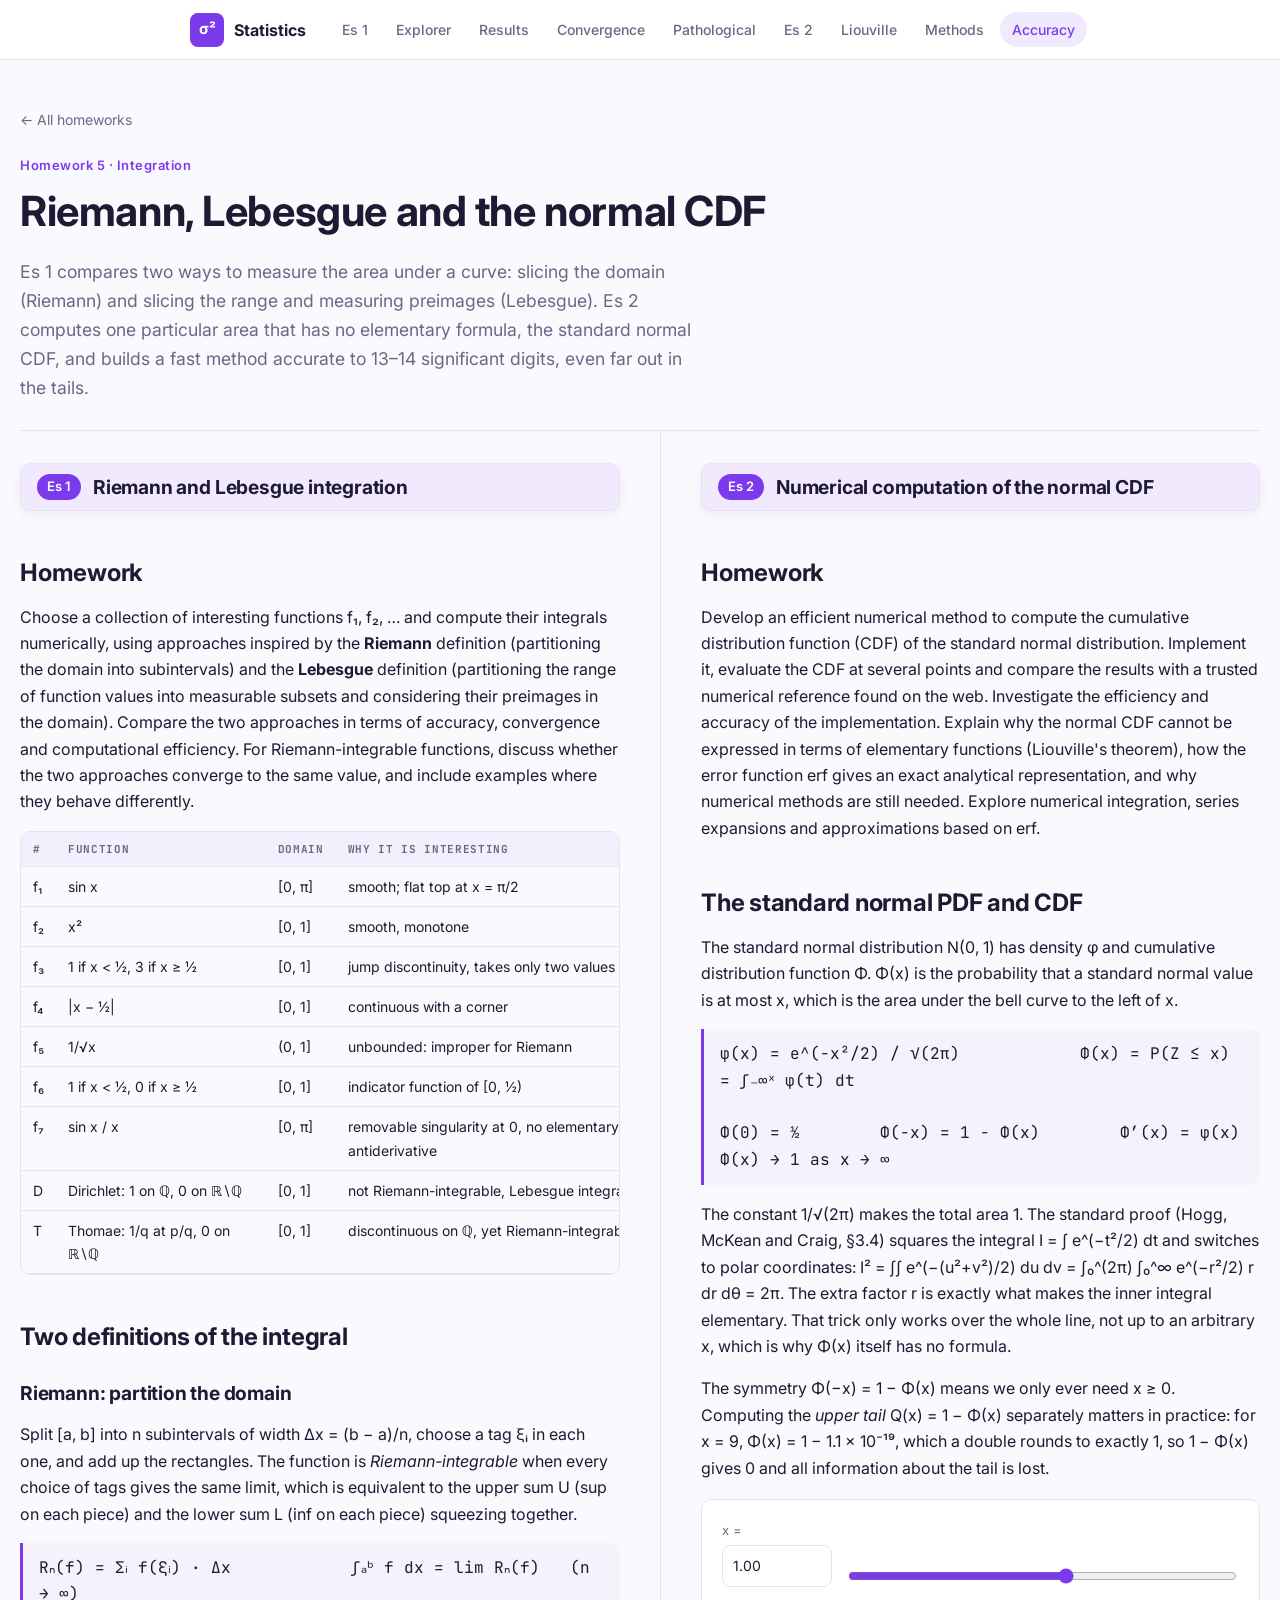
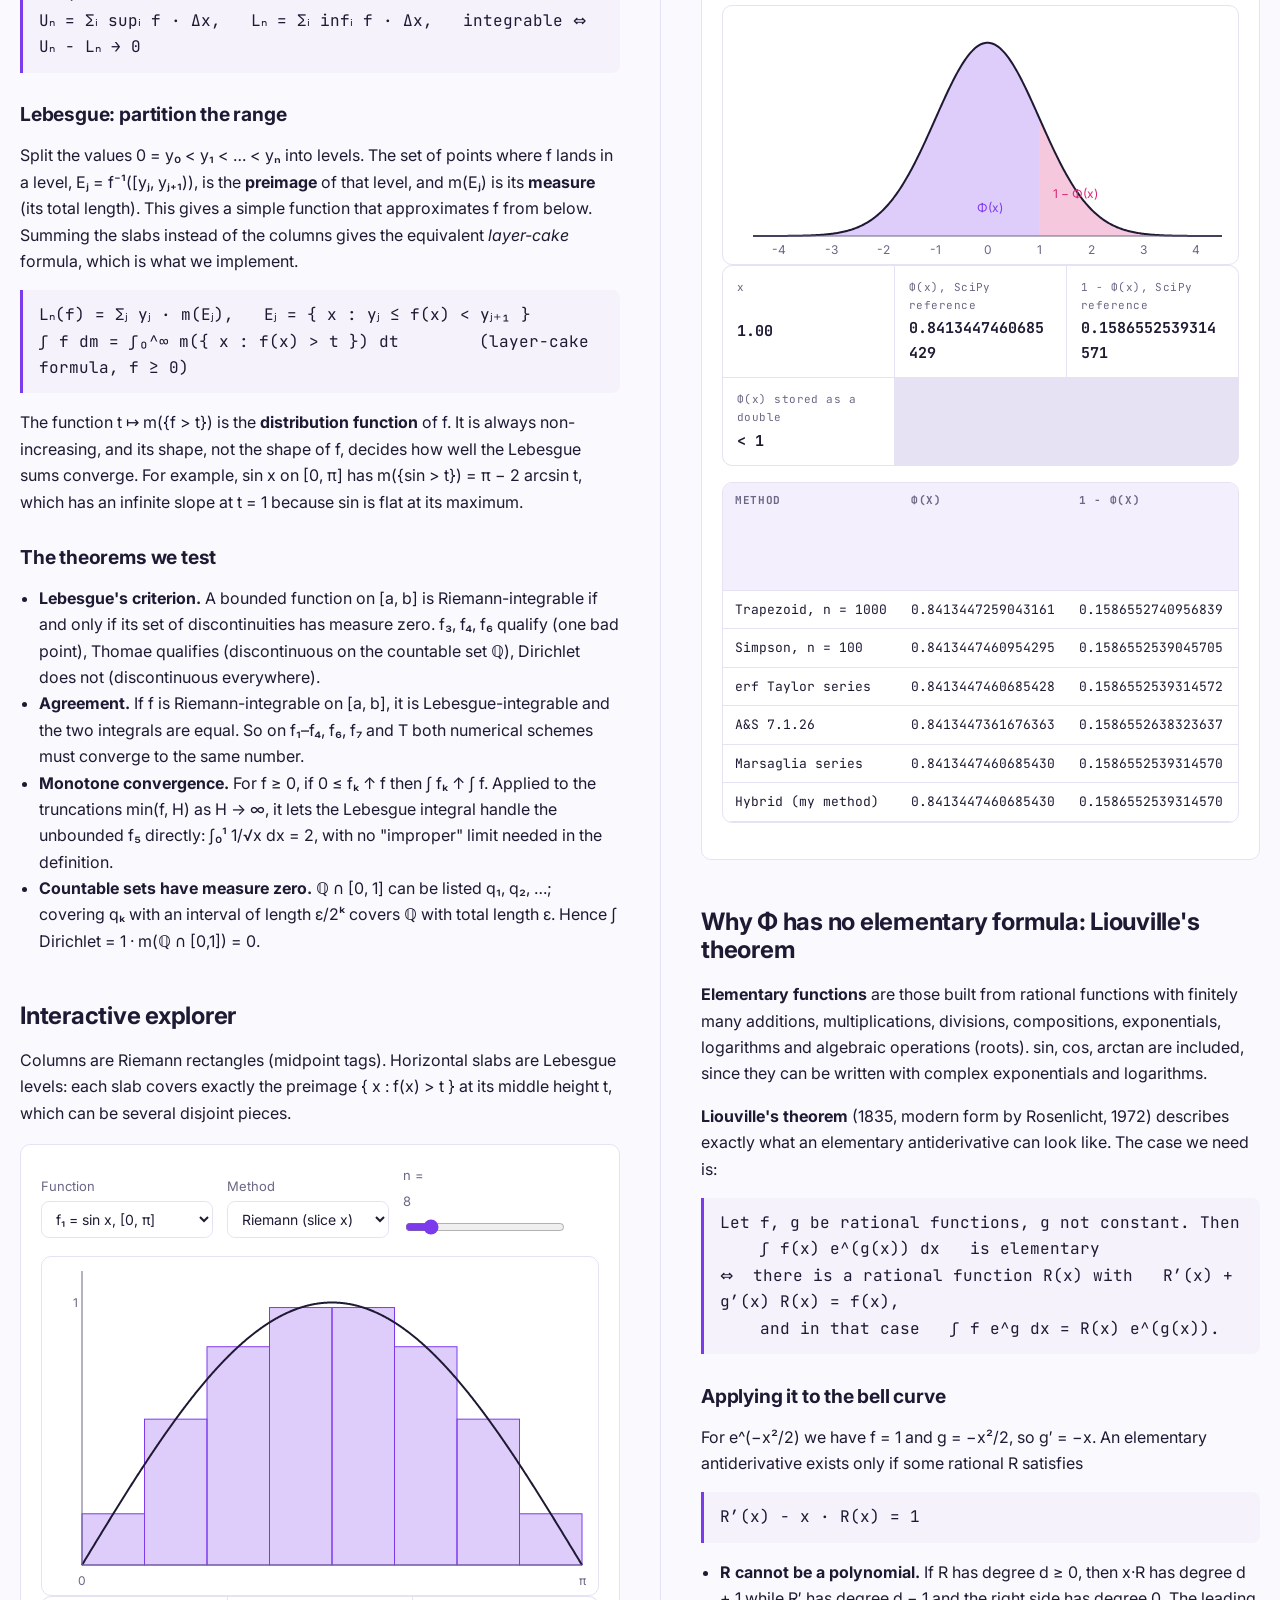
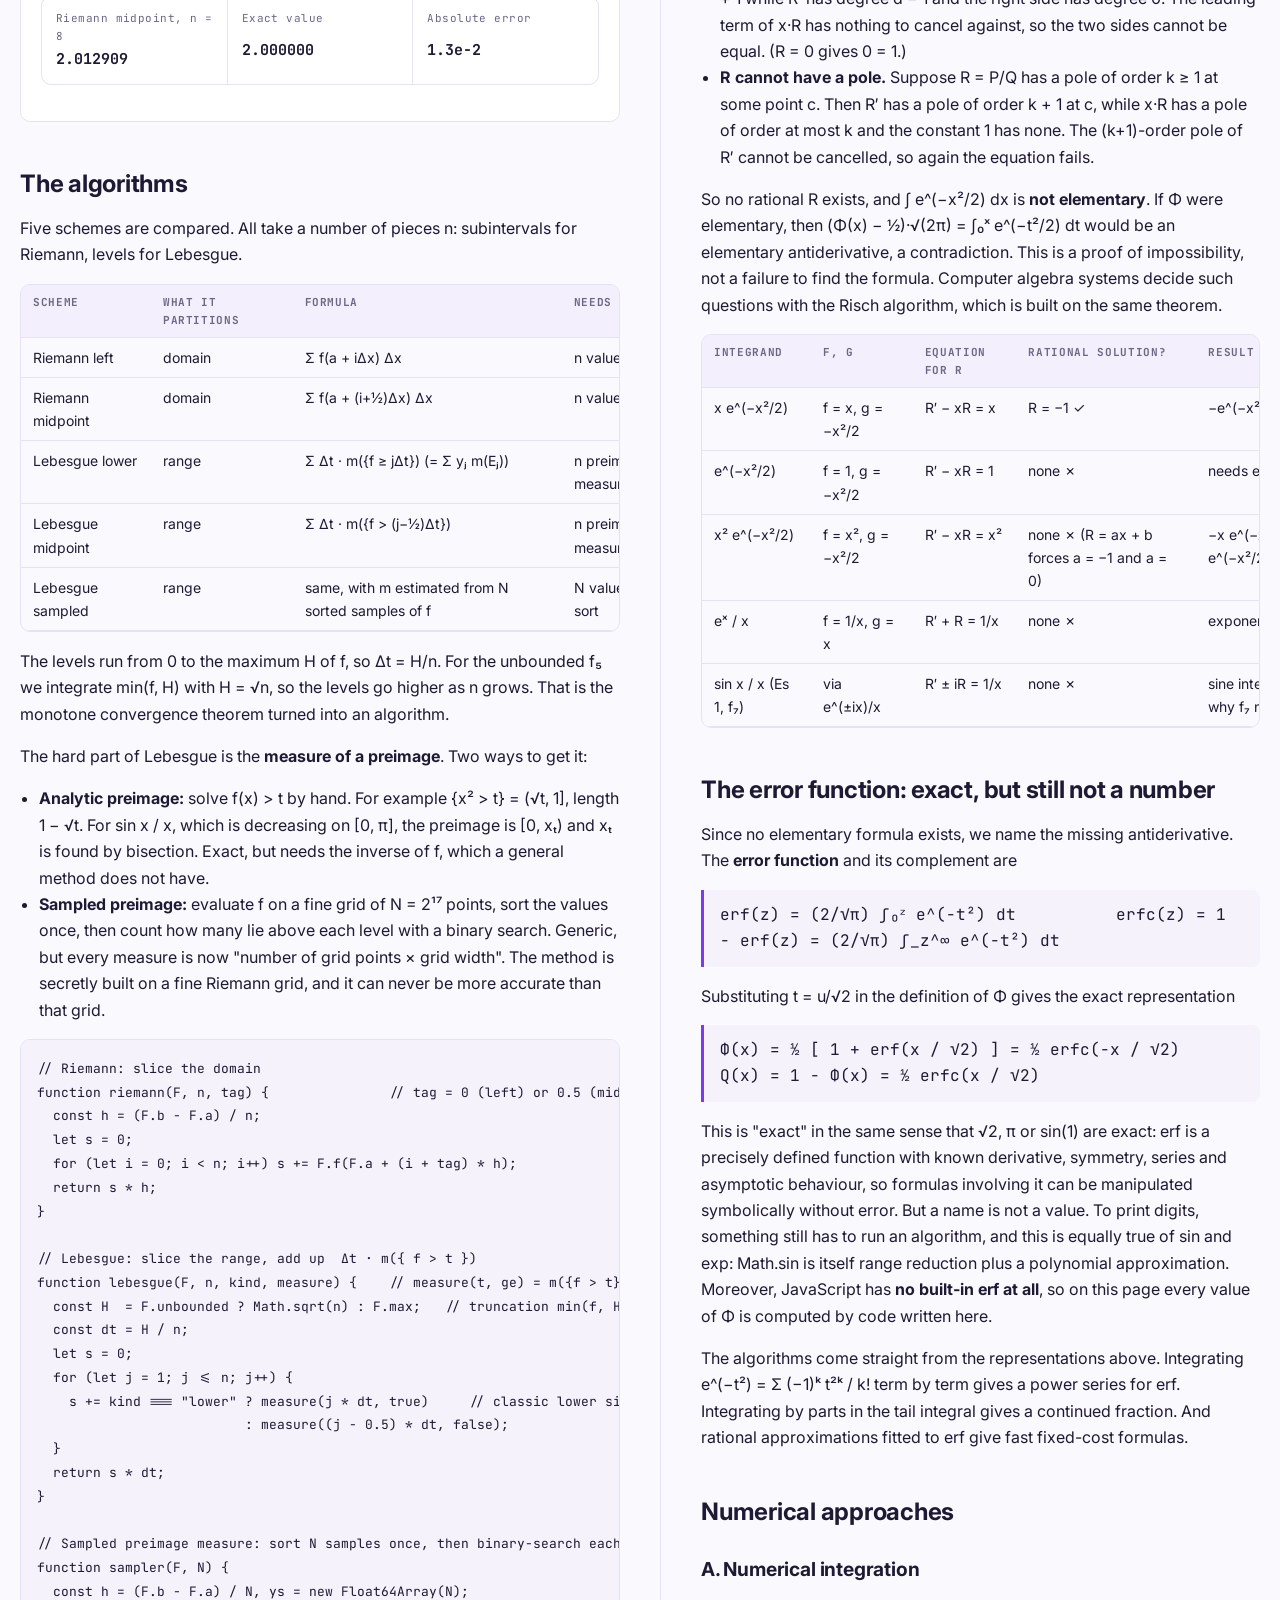
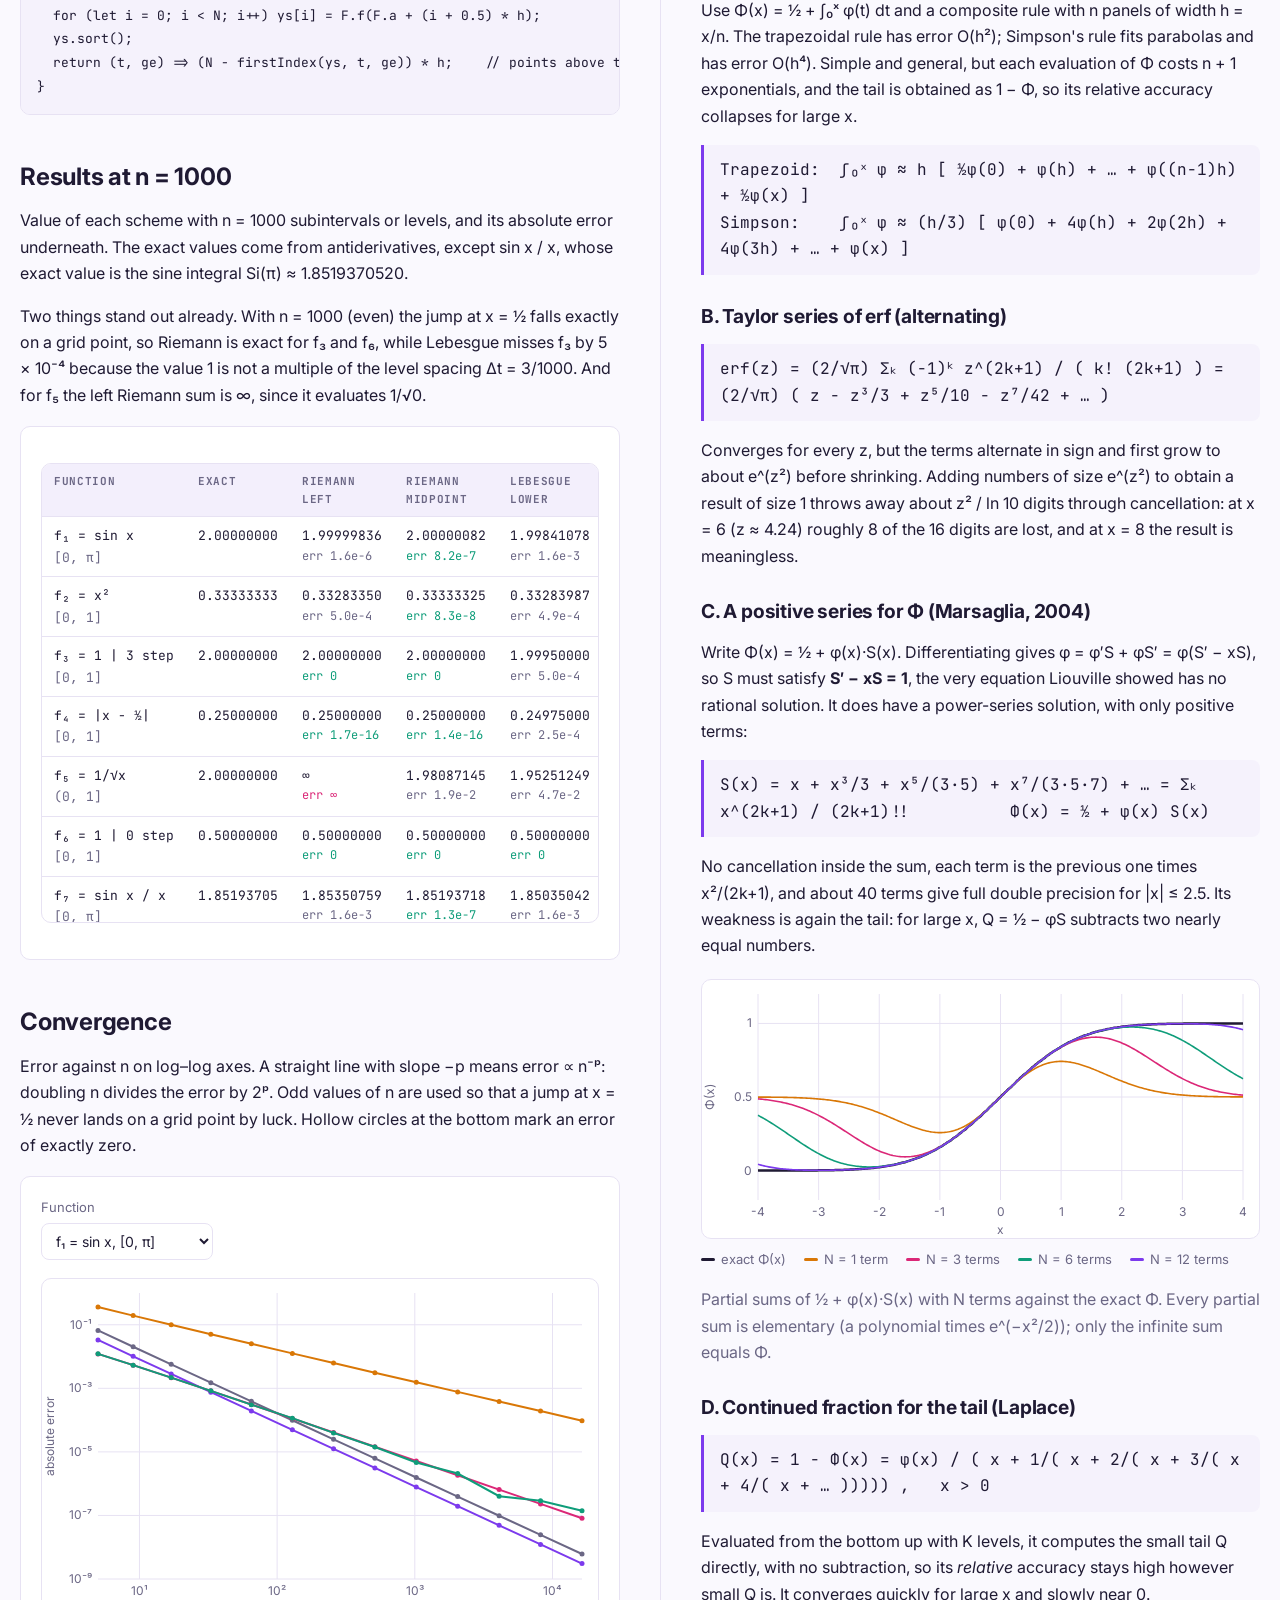
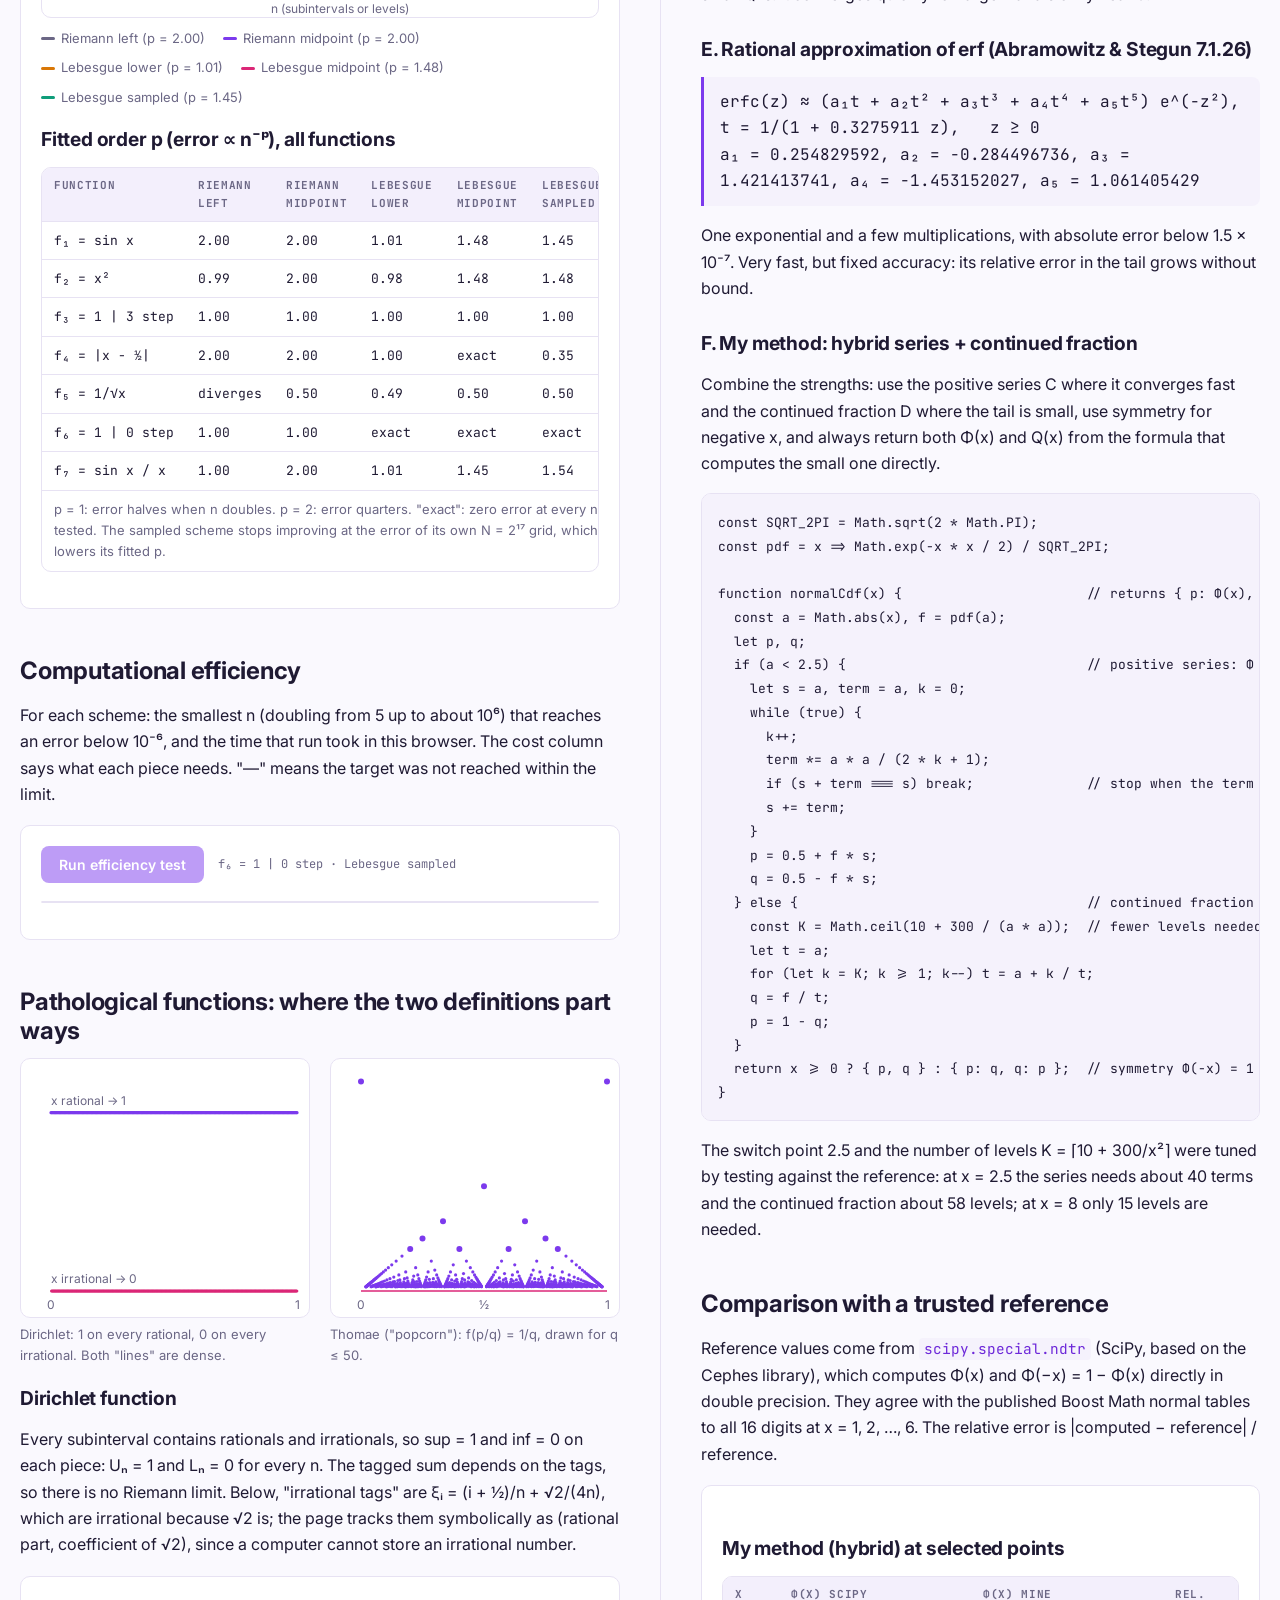
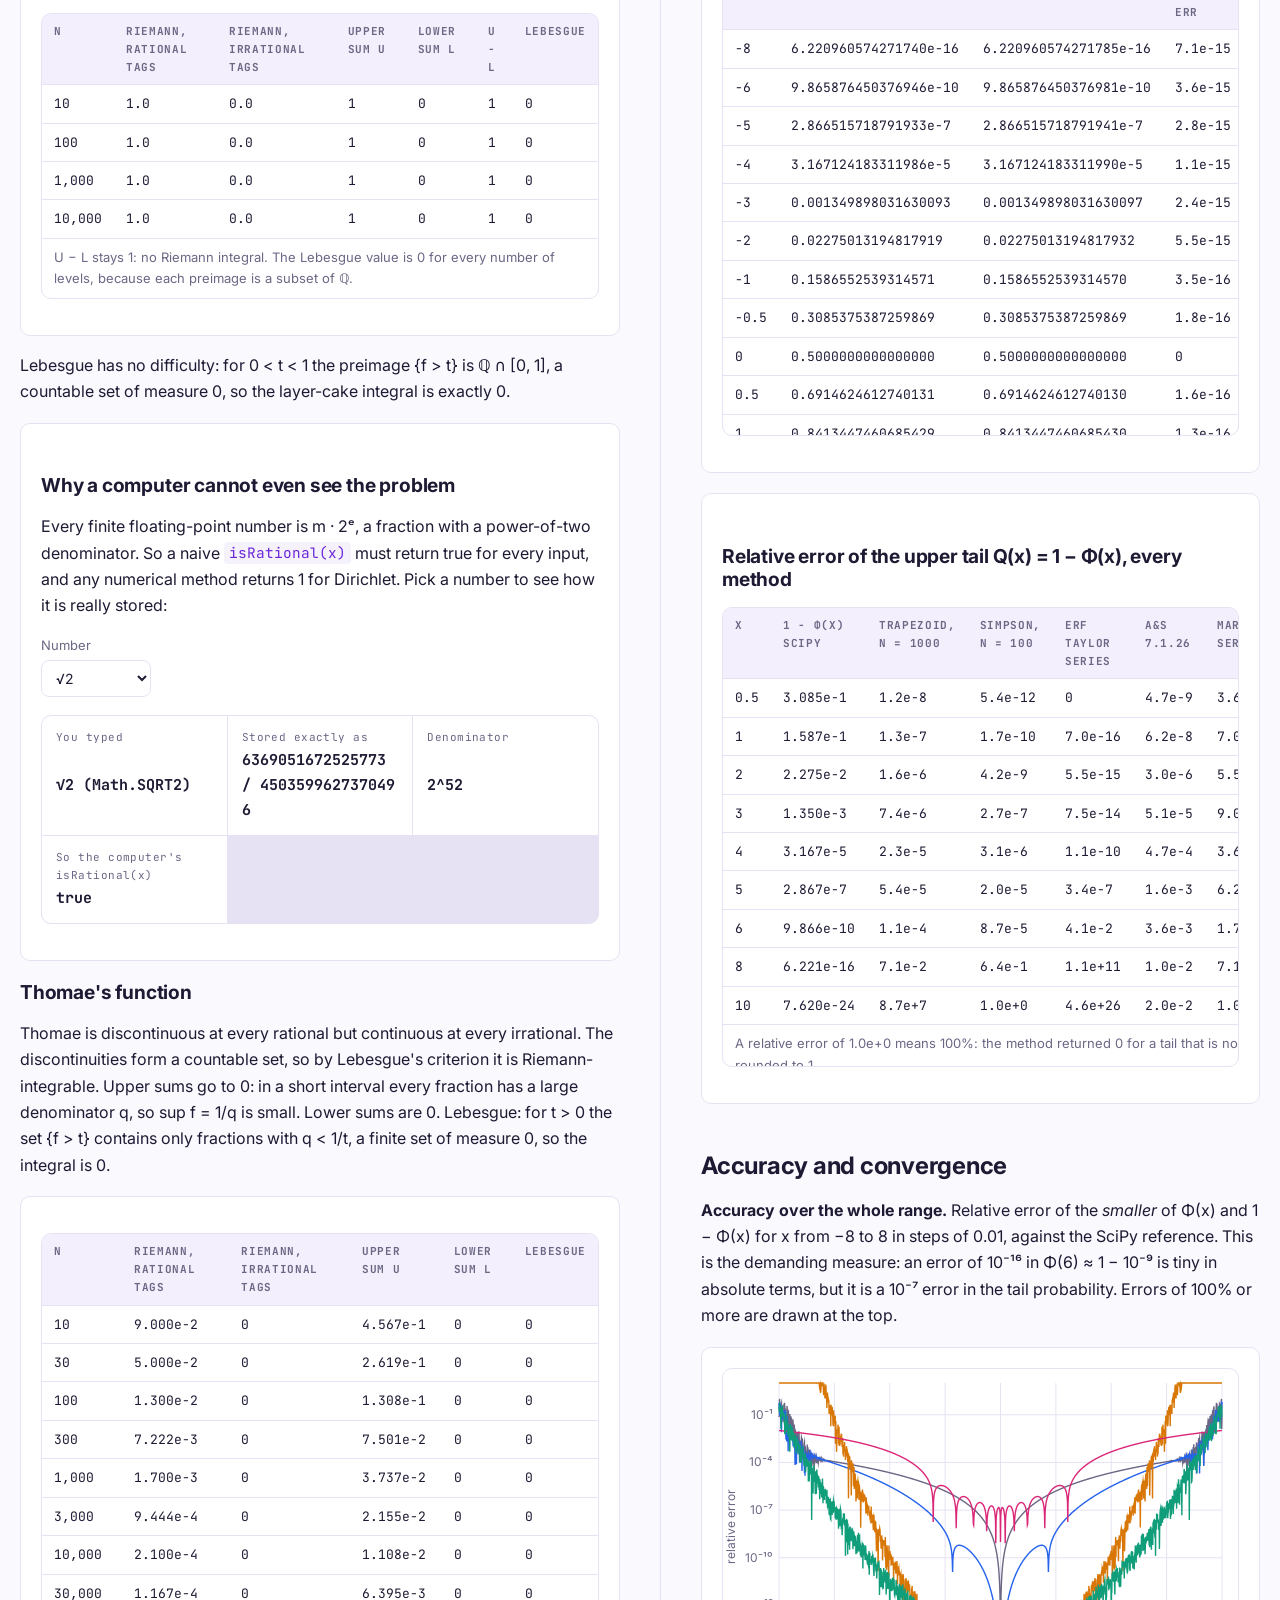
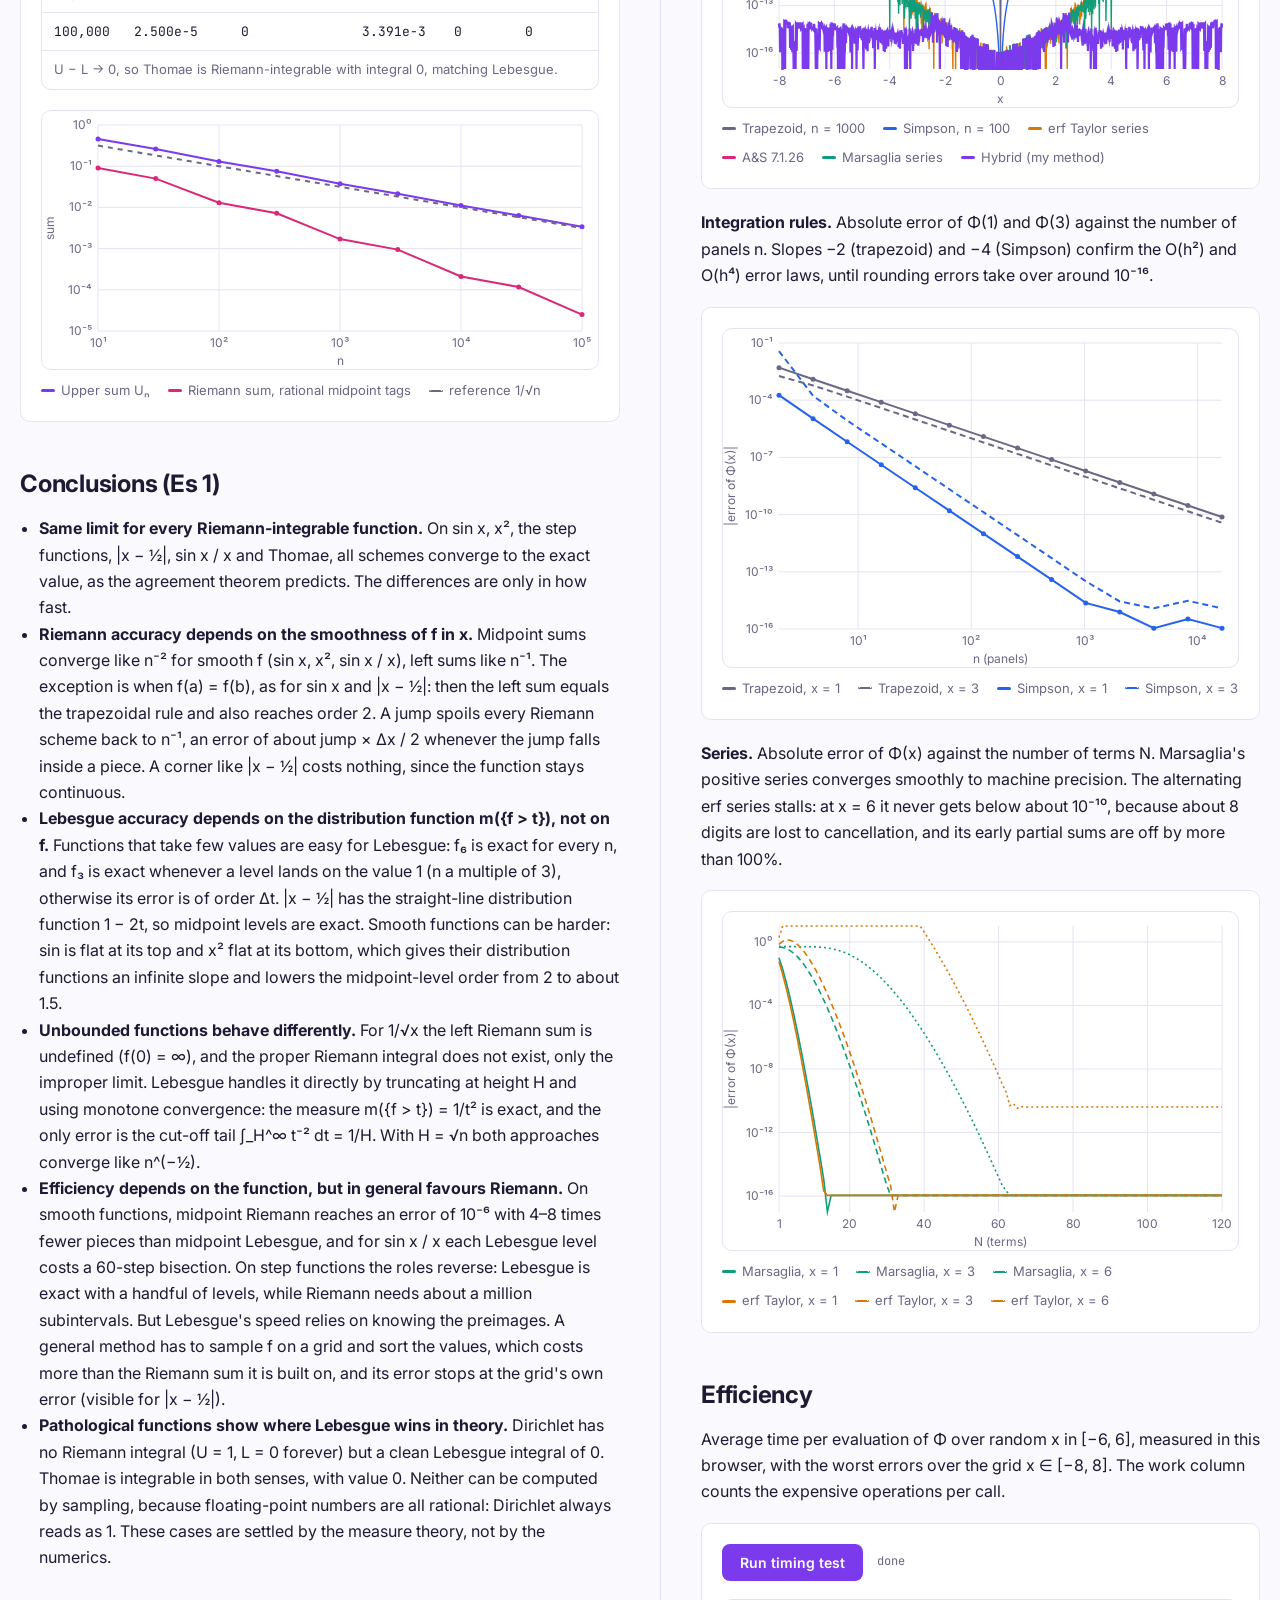
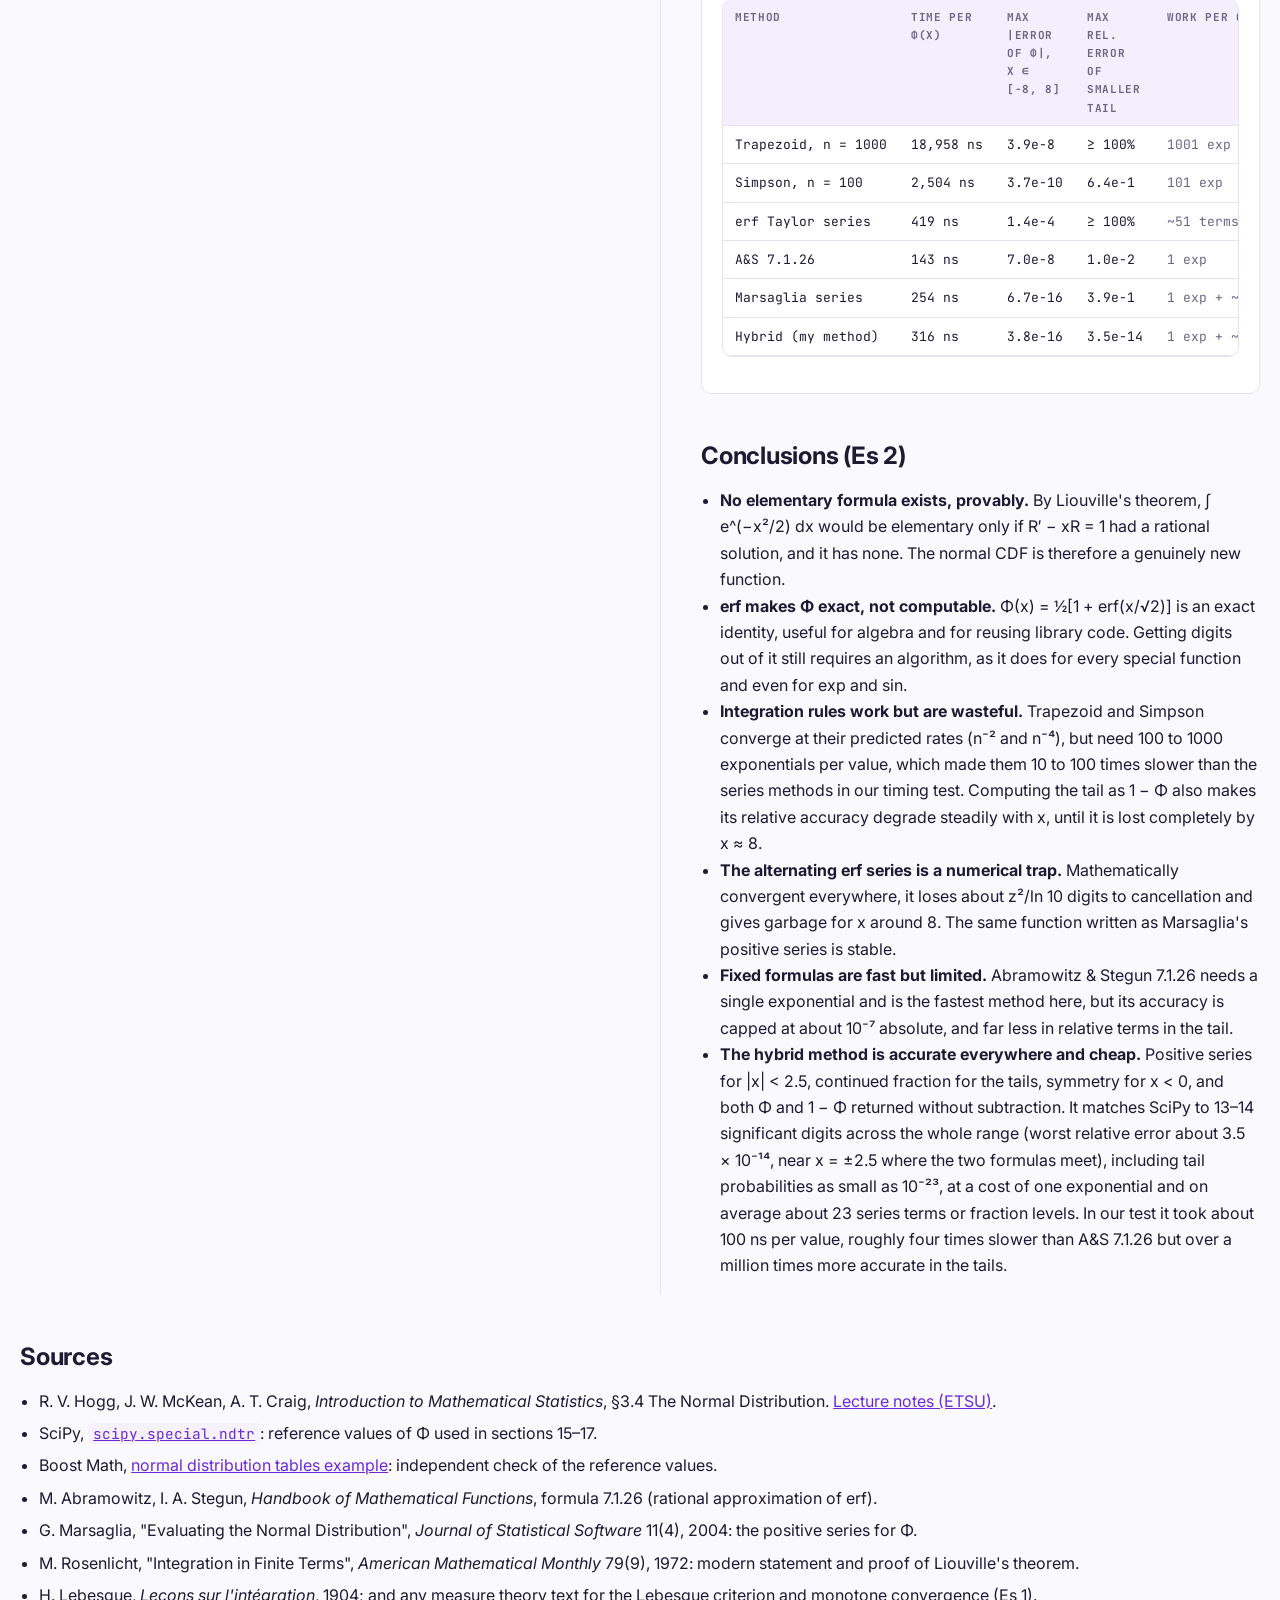
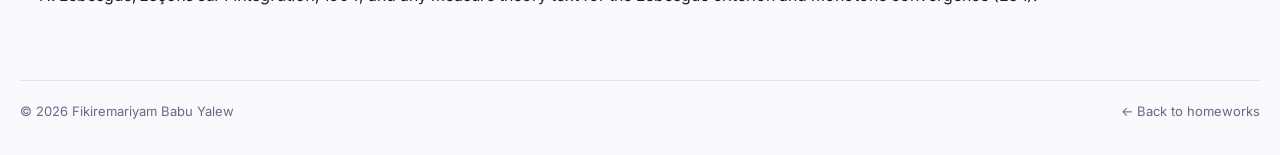
<file: homeworks/hw6-integration/index.html>
<!DOCTYPE html>
<html lang="en">
<head>
  <meta charset="UTF-8">
  <meta name="viewport" content="width=device-width, initial-scale=1.0">
  <title>Homework 6 · Integration and the Normal CDF | Statistics Notebook</title>
  <link rel="preconnect" href="https://fonts.googleapis.com">
  <link href="https://fonts.googleapis.com/css2?family=Inter:wght@400;500;600;700&family=JetBrains+Mono:wght@400;600&display=swap" rel="stylesheet">
  <link rel="stylesheet" href="../../assets/css/theme.css">
  <link rel="stylesheet" href="style.css">
</head>
<body>
  <div class="layout">

    <aside class="sidebar">
      <a href="../../index.html" class="brand">
        <span class="brand-mark">σ²</span>
        <span class="brand-text">Statistics<br><small>Notebook</small></span>
      </a>
      <nav class="side-nav" aria-label="Homework sections">
        <a href="#es1">Es 1</a>
        <a href="#explorer">Explorer</a>
        <a href="#results">Results</a>
        <a href="#convergence">Convergence</a>
        <a href="#pathological">Pathological</a>
        <a href="#es2">Es 2</a>
        <a href="#liouville">Liouville</a>
        <a href="#cdf-methods">Methods</a>
        <a href="#cdf-accuracy">Accuracy</a>
        <a href="#sources">Sources</a>
      </nav>
      <div class="side-meta">
        <span class="meta-label">Homework</span>
        <strong>5 · Integration</strong>
        <span class="meta-label">Student</span>
        <strong>Fikiremariyam Babu Yalew</strong>
      </div>
      <button class="theme-toggle" type="button" aria-label="Toggle dark mode"></button>
    </aside>

    <main class="content hw6-wide">

      <header class="hw-header">
        <a href="../../index.html#homeworks" class="back">← All homeworks</a>
        <p class="eyebrow">Homework 5 · Integration</p>
        <h1>Riemann, Lebesgue and the normal CDF</h1>
        <p class="lead">Es 1 compares two ways to measure the area under a curve: slicing the domain (Riemann) and slicing the range and measuring preimages (Lebesgue). Es 2 computes one particular area that has no elementary formula, the standard normal CDF, and builds a fast method accurate to 13–14 significant digits, even far out in the tails.</p>
      </header>

      <div class="es-columns">
      <div class="es-col">

      <div class="es-divider" id="es1">
        <span class="es-tag">Es 1</span>
        <h2>Riemann and Lebesgue integration</h2>
      </div>

      <!-- 01 HOMEWORK -->
      <section id="homework" class="part">
        <div>
          <h2>Homework</h2>
          <p>Choose a collection of interesting functions f₁, f₂, … and compute their integrals numerically, using approaches inspired by the <strong>Riemann</strong> definition (partitioning the domain into subintervals) and the <strong>Lebesgue</strong> definition (partitioning the range of function values into measurable subsets and considering their preimages in the domain). Compare the two approaches in terms of accuracy, convergence and computational efficiency. For Riemann-integrable functions, discuss whether the two approaches converge to the same value, and include examples where they behave differently.</p>
          <div class="table-wrap">
            <table class="compare">
              <thead><tr><th>#</th><th>Function</th><th>Domain</th><th>Why it is interesting</th></tr></thead>
              <tbody>
                <tr><td>f₁</td><td>sin x</td><td>[0, π]</td><td>smooth; flat top at x = π/2</td></tr>
                <tr><td>f₂</td><td>x²</td><td>[0, 1]</td><td>smooth, monotone</td></tr>
                <tr><td>f₃</td><td>1 if x &lt; ½, 3 if x ≥ ½</td><td>[0, 1]</td><td>jump discontinuity, takes only two values</td></tr>
                <tr><td>f₄</td><td>|x − ½|</td><td>[0, 1]</td><td>continuous with a corner</td></tr>
                <tr><td>f₅</td><td>1/√x</td><td>(0, 1]</td><td>unbounded: improper for Riemann</td></tr>
                <tr><td>f₆</td><td>1 if x &lt; ½, 0 if x ≥ ½</td><td>[0, 1]</td><td>indicator function of [0, ½)</td></tr>
                <tr><td>f₇</td><td>sin x / x</td><td>[0, π]</td><td>removable singularity at 0, no elementary antiderivative</td></tr>
                <tr><td>D</td><td>Dirichlet: 1 on ℚ, 0 on ℝ∖ℚ</td><td>[0, 1]</td><td>not Riemann-integrable, Lebesgue integral 0</td></tr>
                <tr><td>T</td><td>Thomae: 1/q at p/q, 0 on ℝ∖ℚ</td><td>[0, 1]</td><td>discontinuous on ℚ, yet Riemann-integrable</td></tr>
              </tbody>
            </table>
          </div>
        </div>
      </section>

      <!-- 02 THEORY -->
      <section id="theory" class="part">
        <div>
          <h2>Two definitions of the integral</h2>

          <h3>Riemann: partition the domain</h3>
          <p>Split [a, b] into n subintervals of width Δx = (b − a)/n, choose a tag ξᵢ in each one, and add up the rectangles. The function is <em>Riemann-integrable</em> when every choice of tags gives the same limit, which is equivalent to the upper sum U (sup on each piece) and the lower sum L (inf on each piece) squeezing together.</p>
          <div class="formula">Rₙ(f) = Σᵢ f(ξᵢ) · Δx            ∫ₐᵇ f dx = lim Rₙ(f)   (n → ∞)
Uₙ = Σᵢ supᵢ f · Δx,   Lₙ = Σᵢ infᵢ f · Δx,   integrable ⇔ Uₙ − Lₙ → 0</div>

          <h3>Lebesgue: partition the range</h3>
          <p>Split the values 0 = y₀ &lt; y₁ &lt; … &lt; yₙ into levels. The set of points where f lands in a level, Eⱼ = f⁻¹([yⱼ, yⱼ₊₁)), is the <strong>preimage</strong> of that level, and m(Eⱼ) is its <strong>measure</strong> (its total length). This gives a simple function that approximates f from below. Summing the slabs instead of the columns gives the equivalent <em>layer-cake</em> formula, which is what we implement.</p>
          <div class="formula">Lₙ(f) = Σⱼ yⱼ · m(Eⱼ),   Eⱼ = { x : yⱼ ≤ f(x) &lt; yⱼ₊₁ }
∫ f dm = ∫₀^∞ m({ x : f(x) &gt; t }) dt        (layer-cake formula, f ≥ 0)</div>
          <p>The function t ↦ m({f &gt; t}) is the <strong>distribution function</strong> of f. It is always non-increasing, and its shape, not the shape of f, decides how well the Lebesgue sums converge. For example, sin x on [0, π] has m({sin &gt; t}) = π − 2 arcsin t, which has an infinite slope at t = 1 because sin is flat at its maximum.</p>

          <h3>The theorems we test</h3>
          <ul>
            <li><strong>Lebesgue's criterion.</strong> A bounded function on [a, b] is Riemann-integrable if and only if its set of discontinuities has measure zero. f₃, f₄, f₆ qualify (one bad point), Thomae qualifies (discontinuous on the countable set ℚ), Dirichlet does not (discontinuous everywhere).</li>
            <li><strong>Agreement.</strong> If f is Riemann-integrable on [a, b], it is Lebesgue-integrable and the two integrals are equal. So on f₁–f₄, f₆, f₇ and T both numerical schemes must converge to the same number.</li>
            <li><strong>Monotone convergence.</strong> For f ≥ 0, if 0 ≤ fₖ ↑ f then ∫ fₖ ↑ ∫ f. Applied to the truncations min(f, H) as H → ∞, it lets the Lebesgue integral handle the unbounded f₅ directly: ∫₀¹ 1/√x dx = 2, with no "improper" limit needed in the definition.</li>
            <li><strong>Countable sets have measure zero.</strong> ℚ ∩ [0, 1] can be listed q₁, q₂, …; covering qₖ with an interval of length ε/2ᵏ covers ℚ with total length ε. Hence ∫ Dirichlet = 1 · m(ℚ ∩ [0,1]) = 0.</li>
          </ul>
        </div>
      </section>

      <!-- 03 EXPLORER -->
      <section id="explorer" class="part">
        <div>
          <h2>Interactive explorer</h2>
          <p>Columns are Riemann rectangles (midpoint tags). Horizontal slabs are Lebesgue levels: each slab covers exactly the preimage { x : f(x) &gt; t } at its middle height t, which can be several disjoint pieces.</p>
          <div class="panel">
            <div class="controls">
              <label>Function <select id="ex-f"></select></label>
              <label>Method
                <select id="ex-m">
                  <option value="riemann">Riemann (slice x)</option>
                  <option value="lebesgue">Lebesgue (slice y)</option>
                </select>
              </label>
              <label>n = <span id="ex-n-val">8</span>
                <input id="ex-n" type="range" min="1" max="60" step="1" value="8">
              </label>
            </div>
            <canvas id="ex-canvas" class="hw6-chart tall"></canvas>
            <div class="facts" id="ex-facts"></div>
          </div>
        </div>
      </section>

      <!-- 04 ALGORITHMS -->
      <section id="algorithms" class="part">
        <div>
          <h2>The algorithms</h2>
          <p>Five schemes are compared. All take a number of pieces n: subintervals for Riemann, levels for Lebesgue.</p>
          <div class="table-wrap">
            <table class="compare">
              <thead><tr><th>Scheme</th><th>What it partitions</th><th>Formula</th><th>Needs</th></tr></thead>
              <tbody>
                <tr><td>Riemann left</td><td>domain</td><td>Σ f(a + iΔx) Δx</td><td>n values of f</td></tr>
                <tr><td>Riemann midpoint</td><td>domain</td><td>Σ f(a + (i+½)Δx) Δx</td><td>n values of f</td></tr>
                <tr><td>Lebesgue lower</td><td>range</td><td>Σ Δt · m({f ≥ jΔt})  (= Σ yⱼ m(Eⱼ))</td><td>n preimage measures</td></tr>
                <tr><td>Lebesgue midpoint</td><td>range</td><td>Σ Δt · m({f &gt; (j−½)Δt})</td><td>n preimage measures</td></tr>
                <tr><td>Lebesgue sampled</td><td>range</td><td>same, with m estimated from N sorted samples of f</td><td>N values of f + a sort</td></tr>
              </tbody>
            </table>
          </div>
          <p>The levels run from 0 to the maximum H of f, so Δt = H/n. For the unbounded f₅ we integrate min(f, H) with H = √n, so the levels go higher as n grows. That is the monotone convergence theorem turned into an algorithm.</p>
          <p>The hard part of Lebesgue is the <strong>measure of a preimage</strong>. Two ways to get it:</p>
          <ul>
            <li><strong>Analytic preimage:</strong> solve f(x) &gt; t by hand. For example {x² &gt; t} = (√t, 1], length 1 − √t. For sin x / x, which is decreasing on [0, π], the preimage is [0, xₜ) and xₜ is found by bisection. Exact, but needs the inverse of f, which a general method does not have.</li>
            <li><strong>Sampled preimage:</strong> evaluate f on a fine grid of N = 2¹⁷ points, sort the values once, then count how many lie above each level with a binary search. Generic, but every measure is now "number of grid points × grid width". The method is secretly built on a fine Riemann grid, and it can never be more accurate than that grid.</li>
          </ul>
<pre><code>// Riemann: slice the domain
function riemann(F, n, tag) {               // tag = 0 (left) or 0.5 (midpoint)
  const h = (F.b - F.a) / n;
  let s = 0;
  for (let i = 0; i &lt; n; i++) s += F.f(F.a + (i + tag) * h);
  return s * h;
}

// Lebesgue: slice the range, add up  Δt · m({ f &gt; t })
function lebesgue(F, n, kind, measure) {    // measure(t, ge) = m({f &gt; t}) or m({f ≥ t})
  const H  = F.unbounded ? Math.sqrt(n) : F.max;   // truncation min(f, H)
  const dt = H / n;
  let s = 0;
  for (let j = 1; j &lt;= n; j++) {
    s += kind === "lower" ? measure(j * dt, true)     // classic lower simple function
                          : measure((j - 0.5) * dt, false);
  }
  return s * dt;
}

// Sampled preimage measure: sort N samples once, then binary-search each level
function sampler(F, N) {
  const h = (F.b - F.a) / N, ys = new Float64Array(N);
  for (let i = 0; i &lt; N; i++) ys[i] = F.f(F.a + (i + 0.5) * h);
  ys.sort();
  return (t, ge) =&gt; (N - firstIndex(ys, t, ge)) * h;    // points above t × grid width
}</code></pre>
        </div>
      </section>

      <!-- 05 RESULTS -->
      <section id="results" class="part">
        <div>
          <h2>Results at n = 1000</h2>
          <p>Value of each scheme with n = 1000 subintervals or levels, and its absolute error underneath. The exact values come from antiderivatives, except sin x / x, whose exact value is the sine integral Si(π) ≈ 1.8519370520.</p>
          <p>Two things stand out already. With n = 1000 (even) the jump at x = ½ falls exactly on a grid point, so Riemann is exact for f₃ and f₆, while Lebesgue misses f₃ by 5 × 10⁻⁴ because the value 1 is not a multiple of the level spacing Δt = 3/1000. And for f₅ the left Riemann sum is ∞, since it evaluates 1/√0.</p>
          <div class="panel">
            <div class="table-wrap"><table class="steps results" id="res-table"></table></div>
          </div>
        </div>
      </section>

      <!-- 06 CONVERGENCE -->
      <section id="convergence" class="part">
        <div>
          <h2>Convergence</h2>
          <p>Error against n on log–log axes. A straight line with slope −p means error ∝ n⁻ᵖ: doubling n divides the error by 2ᵖ. Odd values of n are used so that a jump at x = ½ never lands on a grid point by luck. Hollow circles at the bottom mark an error of exactly zero.</p>
          <div class="panel">
            <div class="controls">
              <label>Function <select id="cv-f"></select></label>
            </div>
            <canvas id="cv-canvas" class="hw6-chart tall"></canvas>
            <div class="hw6-legend" id="cv-legend"></div>
            <h3 class="top-gap">Fitted order p (error ∝ n⁻ᵖ), all functions</h3>
            <div class="table-wrap"><table class="steps" id="order-table"></table></div>
          </div>
        </div>
      </section>

      <!-- 07 EFFICIENCY -->
      <section id="efficiency" class="part">
        <div>
          <h2>Computational efficiency</h2>
          <p>For each scheme: the smallest n (doubling from 5 up to about 10⁶) that reaches an error below 10⁻⁶, and the time that run took in this browser. The cost column says what each piece needs. "—" means the target was not reached within the limit.</p>
          <div class="panel">
            <div class="controls">
              <button class="btn" id="eff-run" type="button">Run efficiency test</button>
              <span class="progress" id="eff-progress"></span>
            </div>
            <div class="table-wrap"><table class="steps" id="eff-table"></table></div>
          </div>
        </div>
      </section>

      <!-- 08 PATHOLOGICAL -->
      <section id="pathological" class="part">
        <div>
          <h2>Pathological functions: where the two definitions part ways</h2>

          <div class="chart-grid">
            <figure><canvas id="dir-plot" class="hw6-chart"></canvas><figcaption>Dirichlet: 1 on every rational, 0 on every irrational. Both "lines" are dense.</figcaption></figure>
            <figure><canvas id="tho-plot" class="hw6-chart"></canvas><figcaption>Thomae ("popcorn"): f(p/q) = 1/q, drawn for q ≤ 50.</figcaption></figure>
          </div>

          <h3 class="top-gap">Dirichlet function</h3>
          <p>Every subinterval contains rationals and irrationals, so sup = 1 and inf = 0 on each piece: Uₙ = 1 and Lₙ = 0 for every n. The tagged sum depends on the tags, so there is no Riemann limit. Below, "irrational tags" are ξᵢ = (i + ½)/n + √2/(4n), which are irrational because √2 is; the page tracks them symbolically as (rational part, coefficient of √2), since a computer cannot store an irrational number.</p>
          <div class="panel">
            <div class="table-wrap"><table class="steps" id="dir-table"></table></div>
          </div>
          <p>Lebesgue has no difficulty: for 0 &lt; t &lt; 1 the preimage {f &gt; t} is ℚ ∩ [0, 1], a countable set of measure 0, so the layer-cake integral is exactly 0.</p>
          <div class="panel">
            <h3>Why a computer cannot even see the problem</h3>
            <p>Every finite floating-point number is m · 2ᵉ, a fraction with a power-of-two denominator. So a naive <code>isRational(x)</code> must return true for every input, and any numerical method returns 1 for Dirichlet. Pick a number to see how it is really stored:</p>
            <div class="controls">
              <label>Number
                <select id="fl-sel">
                  <option value="0.1">0.1</option>
                  <option value="1/3">1/3</option>
                  <option value="sqrt2" selected>√2</option>
                  <option value="pi">π</option>
                </select>
              </label>
            </div>
            <div class="facts" id="fl-out"></div>
          </div>

          <h3 class="top-gap">Thomae's function</h3>
          <p>Thomae is discontinuous at every rational but continuous at every irrational. The discontinuities form a countable set, so by Lebesgue's criterion it is Riemann-integrable. Upper sums go to 0: in a short interval every fraction has a large denominator q, so sup f = 1/q is small. Lower sums are 0. Lebesgue: for t &gt; 0 the set {f &gt; t} contains only fractions with q &lt; 1/t, a finite set of measure 0, so the integral is 0.</p>
          <div class="panel">
            <div class="table-wrap"><table class="steps" id="tho-table"></table></div>
            <canvas id="tho-conv" class="hw6-chart top-gap"></canvas>
            <div class="hw6-legend" id="tho-legend"></div>
          </div>
        </div>
      </section>

      <!-- 09 CONCLUSIONS -->
      <section id="conclusions" class="part">
        <div>
          <h2>Conclusions (Es 1)</h2>
          <ul>
            <li><strong>Same limit for every Riemann-integrable function.</strong> On sin x, x², the step functions, |x − ½|, sin x / x and Thomae, all schemes converge to the exact value, as the agreement theorem predicts. The differences are only in how fast.</li>
            <li><strong>Riemann accuracy depends on the smoothness of f in x.</strong> Midpoint sums converge like n⁻² for smooth f (sin x, x², sin x / x), left sums like n⁻¹. The exception is when f(a) = f(b), as for sin x and |x − ½|: then the left sum equals the trapezoidal rule and also reaches order 2. A jump spoils every Riemann scheme back to n⁻¹, an error of about jump × Δx / 2 whenever the jump falls inside a piece. A corner like |x − ½| costs nothing, since the function stays continuous.</li>
            <li><strong>Lebesgue accuracy depends on the distribution function m({f &gt; t}), not on f.</strong> Functions that take few values are easy for Lebesgue: f₆ is exact for every n, and f₃ is exact whenever a level lands on the value 1 (n a multiple of 3), otherwise its error is of order Δt. |x − ½| has the straight-line distribution function 1 − 2t, so midpoint levels are exact. Smooth functions can be harder: sin is flat at its top and x² flat at its bottom, which gives their distribution functions an infinite slope and lowers the midpoint-level order from 2 to about 1.5.</li>
            <li><strong>Unbounded functions behave differently.</strong> For 1/√x the left Riemann sum is undefined (f(0) = ∞), and the proper Riemann integral does not exist, only the improper limit. Lebesgue handles it directly by truncating at height H and using monotone convergence: the measure m({f &gt; t}) = 1/t² is exact, and the only error is the cut-off tail ∫_H^∞ t⁻² dt = 1/H. With H = √n both approaches converge like n^(−½).</li>
            <li><strong>Efficiency depends on the function, but in general favours Riemann.</strong> On smooth functions, midpoint Riemann reaches an error of 10⁻⁶ with 4–8 times fewer pieces than midpoint Lebesgue, and for sin x / x each Lebesgue level costs a 60-step bisection. On step functions the roles reverse: Lebesgue is exact with a handful of levels, while Riemann needs about a million subintervals. But Lebesgue's speed relies on knowing the preimages. A general method has to sample f on a grid and sort the values, which costs more than the Riemann sum it is built on, and its error stops at the grid's own error (visible for |x − ½|).</li>
            <li><strong>Pathological functions show where Lebesgue wins in theory.</strong> Dirichlet has no Riemann integral (U = 1, L = 0 forever) but a clean Lebesgue integral of 0. Thomae is integrable in both senses, with value 0. Neither can be computed by sampling, because floating-point numbers are all rational: Dirichlet always reads as 1. These cases are settled by the measure theory, not by the numerics.</li>
          </ul>
        </div>
      </section>

      </div><!-- /es-col Es 1 -->

      <div class="es-col">
      <!-- ================= ES 2 ================= -->
      <div class="es-divider" id="es2">
        <span class="es-tag">Es 2</span>
        <h2>Numerical computation of the normal CDF</h2>
      </div>

      <!-- 10 HOMEWORK -->
      <section id="cdf-homework" class="part">
        <div>
          <h2>Homework</h2>
          <p>Develop an efficient numerical method to compute the cumulative distribution function (CDF) of the standard normal distribution. Implement it, evaluate the CDF at several points and compare the results with a trusted numerical reference found on the web. Investigate the efficiency and accuracy of the implementation. Explain why the normal CDF cannot be expressed in terms of elementary functions (Liouville's theorem), how the error function erf gives an exact analytical representation, and why numerical methods are still needed. Explore numerical integration, series expansions and approximations based on erf.</p>
        </div>
      </section>

      <!-- 11 THE CDF -->
      <section id="cdf-theory" class="part">
        <div>
          <h2>The standard normal PDF and CDF</h2>
          <p>The standard normal distribution N(0, 1) has density φ and cumulative distribution function Φ. Φ(x) is the probability that a standard normal value is at most x, which is the area under the bell curve to the left of x.</p>
          <div class="formula">φ(x) = e^(−x²/2) / √(2π)            Φ(x) = P(Z ≤ x) = ∫₋∞ˣ φ(t) dt

Φ(0) = ½        Φ(−x) = 1 − Φ(x)        Φ′(x) = φ(x)        Φ(x) → 1 as x → ∞</div>
          <p>The constant 1/√(2π) makes the total area 1. The standard proof (Hogg, McKean and Craig, §3.4) squares the integral I = ∫ e^(−t²/2) dt and switches to polar coordinates: I² = ∫∫ e^(−(u²+v²)/2) du dv = ∫₀^(2π) ∫₀^∞ e^(−r²/2) r dr dθ = 2π. The extra factor r is exactly what makes the inner integral elementary. That trick only works over the whole line, not up to an arbitrary x, which is why Φ(x) itself has no formula.</p>
          <p>The symmetry Φ(−x) = 1 − Φ(x) means we only ever need x ≥ 0. Computing the <em>upper tail</em> Q(x) = 1 − Φ(x) separately matters in practice: for x = 9, Φ(x) = 1 − 1.1 × 10⁻¹⁹, which a double rounds to exactly 1, so 1 − Φ(x) gives 0 and all information about the tail is lost.</p>
          <div class="panel">
            <div class="controls">
              <label>x = <input id="calc-x" type="number" min="-10" max="10" step="0.01" value="1.00"></label>
              <input id="calc-slider" type="range" min="-800" max="800" step="1" value="100" aria-label="x">
            </div>
            <canvas id="calc-canvas" class="hw6-chart"></canvas>
            <div class="facts" id="calc-facts"></div>
            <div class="table-wrap top-gap"><table class="steps" id="calc-table"></table></div>
          </div>
        </div>
      </section>

      <!-- 12 LIOUVILLE -->
      <section id="liouville" class="part">
        <div>
          <h2>Why Φ has no elementary formula: Liouville's theorem</h2>
          <p><strong>Elementary functions</strong> are those built from rational functions with finitely many additions, multiplications, divisions, compositions, exponentials, logarithms and algebraic operations (roots). sin, cos, arctan are included, since they can be written with complex exponentials and logarithms.</p>
          <p><strong>Liouville's theorem</strong> (1835, modern form by Rosenlicht, 1972) describes exactly what an elementary antiderivative can look like. The case we need is:</p>
          <div class="formula">Let f, g be rational functions, g not constant. Then
    ∫ f(x) e^(g(x)) dx   is elementary
⇔  there is a rational function R(x) with   R′(x) + g′(x) R(x) = f(x),
    and in that case   ∫ f e^g dx = R(x) e^(g(x)).</div>
          <h3>Applying it to the bell curve</h3>
          <p>For e^(−x²/2) we have f = 1 and g = −x²/2, so g′ = −x. An elementary antiderivative exists only if some rational R satisfies</p>
          <div class="formula">R′(x) − x · R(x) = 1</div>
          <ul>
            <li><strong>R cannot be a polynomial.</strong> If R has degree d ≥ 0, then x·R has degree d + 1 while R′ has degree d − 1 and the right side has degree 0. The leading term of x·R has nothing to cancel against, so the two sides cannot be equal. (R = 0 gives 0 = 1.)</li>
            <li><strong>R cannot have a pole.</strong> Suppose R = P/Q has a pole of order k ≥ 1 at some point c. Then R′ has a pole of order k + 1 at c, while x·R has a pole of order at most k and the constant 1 has none. The (k+1)-order pole of R′ cannot be cancelled, so again the equation fails.</li>
          </ul>
          <p>So no rational R exists, and ∫ e^(−x²/2) dx is <strong>not elementary</strong>. If Φ were elementary, then (Φ(x) − ½)·√(2π) = ∫₀ˣ e^(−t²/2) dt would be an elementary antiderivative, a contradiction. This is a proof of impossibility, not a failure to find the formula. Computer algebra systems decide such questions with the Risch algorithm, which is built on the same theorem.</p>
          <div class="table-wrap">
            <table class="compare">
              <thead><tr><th>Integrand</th><th>f, g</th><th>Equation for R</th><th>Rational solution?</th><th>Result</th></tr></thead>
              <tbody>
                <tr><td>x e^(−x²/2)</td><td>f = x, g = −x²/2</td><td>R′ − xR = x</td><td>R = −1 ✓</td><td>−e^(−x²/2), elementary</td></tr>
                <tr><td>e^(−x²/2)</td><td>f = 1, g = −x²/2</td><td>R′ − xR = 1</td><td>none ✗</td><td>needs erf</td></tr>
                <tr><td>x² e^(−x²/2)</td><td>f = x², g = −x²/2</td><td>R′ − xR = x²</td><td>none ✗ (R = ax + b forces a = −1 and a = 0)</td><td>−x e^(−x²/2) + ∫ e^(−x²/2)</td></tr>
                <tr><td>eˣ / x</td><td>f = 1/x, g = x</td><td>R′ + R = 1/x</td><td>none ✗</td><td>exponential integral Ei</td></tr>
                <tr><td>sin x / x (Es 1, f₇)</td><td>via e^(±ix)/x</td><td>R′ ± iR = 1/x</td><td>none ✗</td><td>sine integral Si, which is why f₇ needed Si(π)</td></tr>
              </tbody>
            </table>
          </div>
        </div>
      </section>

      <!-- 13 ERF -->
      <section id="erf" class="part">
        <div>
          <h2>The error function: exact, but still not a number</h2>
          <p>Since no elementary formula exists, we name the missing antiderivative. The <strong>error function</strong> and its complement are</p>
          <div class="formula">erf(z) = (2/√π) ∫₀ᶻ e^(−t²) dt          erfc(z) = 1 − erf(z) = (2/√π) ∫_z^∞ e^(−t²) dt</div>
          <p>Substituting t = u/√2 in the definition of Φ gives the exact representation</p>
          <div class="formula">Φ(x) = ½ [ 1 + erf(x / √2) ] = ½ erfc(−x / √2)          Q(x) = 1 − Φ(x) = ½ erfc(x / √2)</div>
          <p>This is "exact" in the same sense that √2, π or sin(1) are exact: erf is a precisely defined function with known derivative, symmetry, series and asymptotic behaviour, so formulas involving it can be manipulated symbolically without error. But a name is not a value. To print digits, something still has to run an algorithm, and this is equally true of sin and exp: Math.sin is itself range reduction plus a polynomial approximation. Moreover, JavaScript has <strong>no built-in erf at all</strong>, so on this page every value of Φ is computed by code written here.</p>
          <p>The algorithms come straight from the representations above. Integrating e^(−t²) = Σ (−1)ᵏ t²ᵏ / k! term by term gives a power series for erf. Integrating by parts in the tail integral gives a continued fraction. And rational approximations fitted to erf give fast fixed-cost formulas.</p>
        </div>
      </section>

      <!-- 14 METHODS -->
      <section id="cdf-methods" class="part">
        <div>
          <h2>Numerical approaches</h2>

          <h3>A. Numerical integration</h3>
          <p>Use Φ(x) = ½ + ∫₀ˣ φ(t) dt and a composite rule with n panels of width h = x/n. The trapezoidal rule has error O(h²); Simpson's rule fits parabolas and has error O(h⁴). Simple and general, but each evaluation of Φ costs n + 1 exponentials, and the tail is obtained as 1 − Φ, so its relative accuracy collapses for large x.</p>
          <div class="formula">Trapezoid:  ∫₀ˣ φ ≈ h [ ½φ(0) + φ(h) + … + φ((n−1)h) + ½φ(x) ]
Simpson:    ∫₀ˣ φ ≈ (h/3) [ φ(0) + 4φ(h) + 2φ(2h) + 4φ(3h) + … + φ(x) ]</div>

          <h3>B. Taylor series of erf (alternating)</h3>
          <div class="formula">erf(z) = (2/√π) Σₖ (−1)ᵏ z^(2k+1) / ( k! (2k+1) ) = (2/√π) ( z − z³/3 + z⁵/10 − z⁷/42 + … )</div>
          <p>Converges for every z, but the terms alternate in sign and first grow to about e^(z²) before shrinking. Adding numbers of size e^(z²) to obtain a result of size 1 throws away about z² / ln 10 digits through cancellation: at x = 6 (z ≈ 4.24) roughly 8 of the 16 digits are lost, and at x = 8 the result is meaningless.</p>

          <h3>C. A positive series for Φ (Marsaglia, 2004)</h3>
          <p>Write Φ(x) = ½ + φ(x)·S(x). Differentiating gives φ = φ′S + φS′ = φ(S′ − xS), so S must satisfy <strong>S′ − xS = 1</strong>, the very equation Liouville showed has no rational solution. It does have a power-series solution, with only positive terms:</p>
          <div class="formula">S(x) = x + x³/3 + x⁵/(3·5) + x⁷/(3·5·7) + … = Σₖ x^(2k+1) / (2k+1)!!          Φ(x) = ½ + φ(x) S(x)</div>
          <p>No cancellation inside the sum, each term is the previous one times x²/(2k+1), and about 40 terms give full double precision for |x| ≤ 2.5. Its weakness is again the tail: for large x, Q = ½ − φS subtracts two nearly equal numbers.</p>
          <canvas id="partial-canvas" class="hw6-chart top-gap"></canvas>
          <div class="hw6-legend" id="partial-legend"></div>
          <p class="muted">Partial sums of ½ + φ(x)·S(x) with N terms against the exact Φ. Every partial sum is elementary (a polynomial times e^(−x²/2)); only the infinite sum equals Φ.</p>

          <h3>D. Continued fraction for the tail (Laplace)</h3>
          <div class="formula">Q(x) = 1 − Φ(x) = φ(x) / ( x + 1/( x + 2/( x + 3/( x + 4/( x + … ))))) ,   x &gt; 0</div>
          <p>Evaluated from the bottom up with K levels, it computes the small tail Q directly, with no subtraction, so its <em>relative</em> accuracy stays high however small Q is. It converges quickly for large x and slowly near 0.</p>

          <h3>E. Rational approximation of erf (Abramowitz &amp; Stegun 7.1.26)</h3>
          <div class="formula">erfc(z) ≈ (a₁t + a₂t² + a₃t³ + a₄t⁴ + a₅t⁵) e^(−z²),   t = 1/(1 + 0.3275911 z),   z ≥ 0
a₁ = 0.254829592, a₂ = −0.284496736, a₃ = 1.421413741, a₄ = −1.453152027, a₅ = 1.061405429</div>
          <p>One exponential and a few multiplications, with absolute error below 1.5 × 10⁻⁷. Very fast, but fixed accuracy: its relative error in the tail grows without bound.</p>

          <h3>F. My method: hybrid series + continued fraction</h3>
          <p>Combine the strengths: use the positive series C where it converges fast and the continued fraction D where the tail is small, use symmetry for negative x, and always return both Φ(x) and Q(x) from the formula that computes the small one directly.</p>
<pre><code>const SQRT_2PI = Math.sqrt(2 * Math.PI);
const pdf = x =&gt; Math.exp(-x * x / 2) / SQRT_2PI;

function normalCdf(x) {                       // returns { p: Φ(x), q: 1 − Φ(x) }
  const a = Math.abs(x), f = pdf(a);
  let p, q;
  if (a &lt; 2.5) {                              // positive series: Φ = ½ + φ(a)·S(a)
    let s = a, term = a, k = 0;
    while (true) {
      k++;
      term *= a * a / (2 * k + 1);
      if (s + term === s) break;              // stop when the term no longer changes s
      s += term;
    }
    p = 0.5 + f * s;
    q = 0.5 - f * s;
  } else {                                    // continued fraction for the tail
    const K = Math.ceil(10 + 300 / (a * a));  // fewer levels needed as a grows
    let t = a;
    for (let k = K; k &gt;= 1; k--) t = a + k / t;
    q = f / t;
    p = 1 - q;
  }
  return x &gt;= 0 ? { p, q } : { p: q, q: p };  // symmetry Φ(−x) = 1 − Φ(x)
}</code></pre>
          <p>The switch point 2.5 and the number of levels K = ⌈10 + 300/x²⌉ were tuned by testing against the reference: at x = 2.5 the series needs about 40 terms and the continued fraction about 58 levels; at x = 8 only 15 levels are needed.</p>
        </div>
      </section>

      <!-- 15 REFERENCE -->
      <section id="cdf-reference" class="part">
        <div>
          <h2>Comparison with a trusted reference</h2>
          <p>Reference values come from <code>scipy.special.ndtr</code> (SciPy, based on the Cephes library), which computes Φ(x) and Φ(−x) = 1 − Φ(x) directly in double precision. They agree with the published Boost Math normal tables to all 16 digits at x = 1, 2, …, 6. The relative error is |computed − reference| / reference.</p>
          <div class="panel">
            <h3>My method (hybrid) at selected points</h3>
            <div class="table-wrap"><table class="steps" id="ref-table"></table></div>
          </div>
          <div class="panel top-gap">
            <h3>Relative error of the upper tail Q(x) = 1 − Φ(x), every method</h3>
            <div class="table-wrap"><table class="steps" id="ref-all-table"></table></div>
          </div>
        </div>
      </section>

      <!-- 16 ACCURACY -->
      <section id="cdf-accuracy" class="part">
        <div>
          <h2>Accuracy and convergence</h2>
          <p><strong>Accuracy over the whole range.</strong> Relative error of the <em>smaller</em> of Φ(x) and 1 − Φ(x) for x from −8 to 8 in steps of 0.01, against the SciPy reference. This is the demanding measure: an error of 10⁻¹⁶ in Φ(6) ≈ 1 − 10⁻⁹ is tiny in absolute terms, but it is a 10⁻⁷ error in the tail probability. Errors of 100% or more are drawn at the top.</p>
          <div class="panel">
            <canvas id="acc-canvas" class="hw6-chart tall"></canvas>
            <div class="hw6-legend" id="acc-legend"></div>
          </div>

          <p class="top-gap"><strong>Integration rules.</strong> Absolute error of Φ(1) and Φ(3) against the number of panels n. Slopes −2 (trapezoid) and −4 (Simpson) confirm the O(h²) and O(h⁴) error laws, until rounding errors take over around 10⁻¹⁶.</p>
          <div class="panel">
            <canvas id="int-canvas" class="hw6-chart tall"></canvas>
            <div class="hw6-legend" id="int-legend"></div>
          </div>

          <p class="top-gap"><strong>Series.</strong> Absolute error of Φ(x) against the number of terms N. Marsaglia's positive series converges smoothly to machine precision. The alternating erf series stalls: at x = 6 it never gets below about 10⁻¹⁰, because about 8 digits are lost to cancellation, and its early partial sums are off by more than 100%.</p>
          <div class="panel">
            <canvas id="series-canvas" class="hw6-chart tall"></canvas>
            <div class="hw6-legend" id="series-legend"></div>
          </div>
        </div>
      </section>

      <!-- 17 EFFICIENCY -->
      <section id="cdf-efficiency" class="part">
        <div>
          <h2>Efficiency</h2>
          <p>Average time per evaluation of Φ over random x in [−6, 6], measured in this browser, with the worst errors over the grid x ∈ [−8, 8]. The work column counts the expensive operations per call.</p>
          <div class="panel">
            <div class="controls">
              <button class="btn" id="cdf-eff-run" type="button">Run timing test</button>
              <span class="progress" id="cdf-eff-progress"></span>
            </div>
            <div class="table-wrap"><table class="steps" id="cdf-eff-table"></table></div>
          </div>
        </div>
      </section>

      <!-- 18 CONCLUSIONS ES 2 -->
      <section id="es2-conclusions" class="part">
        <div>
          <h2>Conclusions (Es 2)</h2>
          <ul id="es2-conclusion-list">
            <li><strong>No elementary formula exists, provably.</strong> By Liouville's theorem, ∫ e^(−x²/2) dx would be elementary only if R′ − xR = 1 had a rational solution, and it has none. The normal CDF is therefore a genuinely new function.</li>
            <li><strong>erf makes Φ exact, not computable.</strong> Φ(x) = ½[1 + erf(x/√2)] is an exact identity, useful for algebra and for reusing library code. Getting digits out of it still requires an algorithm, as it does for every special function and even for exp and sin.</li>
            <li><strong>Integration rules work but are wasteful.</strong> Trapezoid and Simpson converge at their predicted rates (n⁻² and n⁻⁴), but need 100 to 1000 exponentials per value, which made them 10 to 100 times slower than the series methods in our timing test. Computing the tail as 1 − Φ also makes its relative accuracy degrade steadily with x, until it is lost completely by x ≈ 8.</li>
            <li><strong>The alternating erf series is a numerical trap.</strong> Mathematically convergent everywhere, it loses about z²/ln 10 digits to cancellation and gives garbage for x around 8. The same function written as Marsaglia's positive series is stable.</li>
            <li><strong>Fixed formulas are fast but limited.</strong> Abramowitz &amp; Stegun 7.1.26 needs a single exponential and is the fastest method here, but its accuracy is capped at about 10⁻⁷ absolute, and far less in relative terms in the tail.</li>
            <li><strong>The hybrid method is accurate everywhere and cheap.</strong> Positive series for |x| &lt; 2.5, continued fraction for the tails, symmetry for x &lt; 0, and both Φ and 1 − Φ returned without subtraction. It matches SciPy to 13–14 significant digits across the whole range (worst relative error about 3.5 × 10⁻¹⁴, near x = ±2.5 where the two formulas meet), including tail probabilities as small as 10⁻²³, at a cost of one exponential and on average about 23 series terms or fraction levels. In our test it took about 100 ns per value, roughly four times slower than A&amp;S 7.1.26 but over a million times more accurate in the tails.</li>
          </ul>
        </div>
      </section>

      </div><!-- /es-col Es 2 -->
      </div><!-- /es-columns -->

      <!-- SOURCES -->
      <section id="sources" class="part">
        <div>
          <h2>Sources</h2>
          <ul class="sources">
            <li>R. V. Hogg, J. W. McKean, A. T. Craig, <em>Introduction to Mathematical Statistics</em>, §3.4 The Normal Distribution. <a href="https://faculty.etsu.edu/gardnerr/4047/notes-Hogg-McKean-Craig/Hogg-McKean-Craig-3-4.pdf">Lecture notes (ETSU)</a>.</li>
            <li>SciPy, <a href="https://docs.scipy.org/doc/scipy-1.17.0/reference/generated/scipy.special.ndtr.html"><code>scipy.special.ndtr</code></a>: reference values of Φ used in sections 15–17.</li>
            <li>Boost Math, <a href="https://www.boost.org/doc/libs/latest/libs/math/example/normal_tables.cpp">normal distribution tables example</a>: independent check of the reference values.</li>
            <li>M. Abramowitz, I. A. Stegun, <em>Handbook of Mathematical Functions</em>, formula 7.1.26 (rational approximation of erf).</li>
            <li>G. Marsaglia, "Evaluating the Normal Distribution", <em>Journal of Statistical Software</em> 11(4), 2004: the positive series for Φ.</li>
            <li>M. Rosenlicht, "Integration in Finite Terms", <em>American Mathematical Monthly</em> 79(9), 1972: modern statement and proof of Liouville's theorem.</li>
            <li>H. Lebesgue, <em>Leçons sur l'intégration</em>, 1904; and any measure theory text for the Lebesgue criterion and monotone convergence (Es 1).</li>
          </ul>
        </div>
      </section>

      <footer class="foot">
        <span>© <span data-year></span> Fikiremariyam Babu Yalew</span>
        <a href="../../index.html#homeworks">← Back to homeworks</a>
      </footer>
    </main>
  </div>

  <script src="../../assets/js/main.js"></script>
  <script src="script.js"></script>
  <script src="cdf-reference.js"></script>
  <script src="cdf.js"></script>
</body>
</html>
</file>
<file: assets/css/theme.css>
/* =========================================
   Statistics Notebook — theme
   Simple light theme with purple accent, top bar + single column
   ========================================= */

:root {
  --bg: #faf9fe;
  --surface: #ffffff;
  --surface-2: #f3effc;
  --ink: #1f1a33;
  --muted: #6b6785;
  --line: #e7e2f3;
  --accent: #7c3aed;      /* purple */
  --accent-dark: #6d28d9;
  --accent-soft: #f1eafe;
  --accent-2: #db2777;    /* pink, second chart series */
  --code-bg: #f5f2fc;

  --serif: "Inter", system-ui, sans-serif;
  --sans: "Inter", system-ui, sans-serif;
  --mono: "JetBrains Mono", ui-monospace, monospace;
  --radius: 10px;
}

* { box-sizing: border-box; }
html { scroll-behavior: smooth; scroll-padding-top: 72px; }
body {
  margin: 0; background: var(--bg); color: var(--ink);
  font: 16px/1.65 var(--sans); -webkit-font-smoothing: antialiased;
}
a { color: inherit; text-decoration: none; }
a:focus-visible, button:focus-visible { outline: 2px solid var(--accent); outline-offset: 3px; }
h1, h2, h3 { font-family: var(--sans); font-weight: 700; line-height: 1.2; margin: 0 0 .5em; letter-spacing: -.01em; }
code, pre, kbd { font-family: var(--mono); font-size: .9em; }
code { background: var(--code-bg); color: var(--accent-dark); padding: .1em .35em; border-radius: 4px; }
pre { background: var(--code-bg); padding: 16px; border-radius: var(--radius); overflow-x: auto; border: 1px solid var(--line); }
pre code { color: var(--ink); background: none; padding: 0; }

/* ---------- Layout: top bar + one centred column ---------- */
.layout { display: block; min-height: 100vh; }

.sidebar {
  position: sticky; top: 0; z-index: 10;
  display: flex; align-items: center; gap: 24px;
  padding: 12px max(16px, calc((100% - 900px) / 2));
  background: rgba(255, 255, 255, .92); backdrop-filter: blur(8px);
  border-bottom: 1px solid var(--line);
}
.brand { display: flex; align-items: center; gap: 10px; flex-shrink: 0; }
.brand-mark {
  width: 34px; height: 34px; display: grid; place-items: center;
  background: var(--accent); color: #fff; border-radius: 8px;
  font-size: 15px; font-weight: 700;
}
.brand-text { font-weight: 700; line-height: 1; }
.brand-text br, .brand-text small { display: none; }

.side-nav { display: flex; gap: 4px; overflow-x: auto; scrollbar-width: none; margin-left: auto; }
.side-nav::-webkit-scrollbar { display: none; }
.side-nav a { padding: 6px 12px; border-radius: 999px; color: var(--muted); font-size: 14px; font-weight: 500; white-space: nowrap; }
.side-nav a:hover { color: var(--accent); background: var(--accent-soft); }
.side-nav a.active { color: var(--accent); background: var(--accent-soft); }

.side-meta, .theme-toggle { display: none; }

.content { max-width: 900px; margin: 0 auto; padding: 48px 20px 32px; }

/* ---------- Home ---------- */
.eyebrow {
  display: inline-block; font-size: 13px; font-weight: 600; letter-spacing: .04em;
  color: var(--accent); margin: 0 0 10px;
}
.intro h1 { font-size: clamp(2rem, 5vw, 3rem); }
.intro h1 br { display: none; }
.intro h1 em { color: var(--accent); font-style: normal; }
.lead { font-size: 1.1rem; color: var(--muted); max-width: 62ch; }

.stats-row { display: grid; grid-template-columns: repeat(auto-fit, minmax(150px, 1fr)); gap: 12px; margin-top: 28px; }
.stats-row > div { background: var(--surface); border: 1px solid var(--line); border-radius: var(--radius); padding: 16px 18px; display: grid; }
.stats-row .num { font-size: 1.6rem; font-weight: 700; color: var(--accent); }
.stats-row .lbl { font-size: 13px; color: var(--muted); }

.block { margin-top: 56px; }
.block-head h2 { font-size: 1.6rem; }
.block-head .eyebrow { display: none; }

.hw-list { list-style: none; margin: 16px 0 0; padding: 0; display: grid; gap: 12px; }
.hw-list a {
  display: grid; grid-template-columns: 52px 1fr auto; gap: 16px; align-items: center;
  padding: 18px 20px; background: var(--surface); border: 1px solid var(--line); border-radius: var(--radius);
  transition: border-color .15s, box-shadow .15s;
}
.hw-list a:hover { border-color: var(--accent); box-shadow: 0 4px 16px rgba(124, 58, 237, .10); }
.hw-num {
  width: 44px; height: 44px; display: grid; place-items: center; border-radius: 10px;
  background: var(--accent-soft); color: var(--accent); font-weight: 700;
}
.hw-body { display: grid; gap: 2px; }
.hw-title { font-size: 1.05rem; font-weight: 600; }
.hw-desc { color: var(--muted); font-size: .92rem; }
.hw-tag { font-size: 12px; border-radius: 999px; padding: 3px 10px; background: var(--surface-2); color: var(--accent-dark); white-space: nowrap; }
.hw-arrow { display: none; }

.about p { max-width: 65ch; color: var(--muted); }

.foot {
  margin-top: 72px; padding-top: 20px; border-top: 1px solid var(--line);
  display: flex; flex-wrap: wrap; justify-content: space-between; gap: 8px;
  font-size: 13px; color: var(--muted);
}
.foot a:hover { color: var(--accent); }

/* ---------- Homework pages ---------- */
.hw-header { padding-bottom: 28px; border-bottom: 1px solid var(--line); }
.back { font-size: 14px; color: var(--muted); display: block; width: fit-content; margin-bottom: 20px; }
.back:hover { color: var(--accent); }
.hw-header h1 { font-size: clamp(1.8rem, 4.5vw, 2.6rem); }
.hw-header .lead { margin: 0; }

.part { margin-top: 52px; }
.part-num {
  display: inline-block; font-size: 12px; font-weight: 600; color: var(--accent);
  background: var(--accent-soft); border-radius: 999px; padding: 2px 10px; margin-bottom: 8px;
}
.part h2 { font-size: 1.5rem; }
.part p, .part li { max-width: 72ch; }

.panel { background: var(--surface); border: 1px solid var(--line); border-radius: var(--radius); padding: 20px; margin-top: 18px; }
.panel.todo { border-style: dashed; color: var(--muted); }
.panel.todo::before { content: "TODO"; display: block; font-size: 11px; font-weight: 700; letter-spacing: .1em; color: var(--accent); margin-bottom: 6px; }

.controls { display: flex; flex-wrap: wrap; gap: 14px; align-items: end; margin-bottom: 18px; }
.controls label { display: grid; gap: 4px; font-size: 13px; color: var(--muted); }
.controls input, .controls select {
  font: inherit; font-size: 14px; color: var(--ink);
  background: var(--surface); border: 1px solid var(--line); border-radius: 8px; padding: 8px 10px; min-width: 110px;
}
.controls input:focus, .controls select:focus, textarea:focus { outline: none; border-color: var(--accent); box-shadow: 0 0 0 3px var(--accent-soft); }
.btn {
  font: 600 14px var(--sans); background: var(--accent); color: #fff; border: 0;
  border-radius: 8px; padding: 10px 18px; cursor: pointer;
}
.btn:hover { background: var(--accent-dark); }
.btn.ghost { background: var(--surface); color: var(--accent); border: 1px solid var(--line); }
.btn.ghost:hover { border-color: var(--accent); background: var(--accent-soft); }

.chart { width: 100%; height: 320px; display: block; background: var(--bg); border: 1px solid var(--line); border-radius: 8px; }
.output { font-family: var(--mono); font-size: 13px; white-space: pre-wrap; margin-top: 16px; color: var(--muted); }

.formula { white-space: pre-wrap; font-family: var(--mono); background: var(--code-bg); border-left: 3px solid var(--accent); border-radius: 0 8px 8px 0; padding: 12px 16px; margin: 16px 0; overflow-x: auto; }

/* ---------- Mobile ---------- */
@media (max-width: 720px) {
  .sidebar { gap: 12px; }
  .brand-text { display: none; }
  .content { padding-top: 32px; }
  .hw-list a { grid-template-columns: 44px 1fr; }
  .hw-tag { display: none; }
}

/* ---------- Shared homework components ---------- */
.part h3 { font-size: 1.2rem; margin-top: 1.6em; }
.part ul { padding-left: 1.2em; }
.muted { color: var(--muted); }
.controls input.wide { min-width: min(420px, 70vw); }
.controls input[type="range"] { min-width: 160px; padding: 0; accent-color: var(--accent); }
.btn:disabled { opacity: .5; cursor: wait; }
.progress { font-family: var(--mono); font-size: 12px; color: var(--muted); align-self: center; }

.facts { display: grid; grid-template-columns: repeat(auto-fit, minmax(170px, 1fr)); gap: 1px; background: var(--line); border: 1px solid var(--line); border-radius: var(--radius); overflow: hidden; margin-bottom: 16px; }
.facts > div { background: var(--surface); padding: 12px 14px; display: grid; gap: 2px; }
.facts span { font-family: var(--mono); font-size: 11px; color: var(--muted); letter-spacing: .04em; }
.facts strong { font-family: var(--mono); font-size: 15px; overflow-wrap: anywhere; }

.point-chips { display: flex; flex-wrap: wrap; gap: 6px; }
.chip { font-family: var(--mono); font-size: 12px; padding: 4px 9px; border-radius: 999px; border: 1px solid var(--line); color: var(--muted); }
.chip.in { border-color: var(--accent-2); color: var(--accent-2); font-weight: 600; }

.pubkey { display: grid; gap: 4px; padding: 16px 18px; border-radius: var(--radius); background: var(--accent-soft); border-left: 4px solid var(--accent); margin-bottom: 16px; }
.pk-label { font-family: var(--mono); font-size: 11px; letter-spacing: .12em; color: var(--accent); }
.pk-value { font-family: var(--mono); font-size: 1.35rem; font-weight: 600; overflow-wrap: anywhere; }
.pk-sub { font-size: 13px; color: var(--muted); }

.table-wrap { overflow-x: auto; max-height: 460px; overflow-y: auto; border: 1px solid var(--line); border-radius: var(--radius); }
table { border-collapse: collapse; width: 100%; font-size: 14px; }
th, td { text-align: left; padding: 8px 12px; border-bottom: 1px solid var(--line); vertical-align: top; }
th { font-family: var(--mono); font-size: 11px; text-transform: uppercase; letter-spacing: .06em; color: var(--muted); background: var(--surface-2); position: sticky; top: 0; }
table.steps td { font-family: var(--mono); font-size: 13px; white-space: nowrap; }
table.compare { min-width: 680px; }
table.compare .yes { color: var(--accent-2); font-weight: 600; }
table.compare .no { color: var(--accent); font-weight: 600; }
table.compare .maybe { color: var(--muted); }
.part .table-wrap { margin: 16px 0; }

.chart-grid { display: grid; grid-template-columns: repeat(auto-fit, minmax(280px, 1fr)); gap: 20px; margin-top: 8px; }
.chart-grid figure { margin: 0; }
.chart-grid .wide-fig { grid-column: 1 / -1; }
.chart-grid figcaption { font-size: 13px; color: var(--muted); margin-top: 6px; }
.chart.small { height: 220px; }
.grid-canvas { height: 460px; }

.caption { font-family: var(--mono); font-size: 13px; white-space: pre-wrap; background: var(--code-bg); border-radius: 4px; padding: 12px 14px; margin-top: 14px; min-height: 5.5em; overflow-x: auto; }
.bits { margin-top: 10px; font-family: var(--mono); font-size: 14px; }
.bit { display: inline-block; width: 1.5em; text-align: center; padding: 2px 0; border-radius: 3px; color: var(--muted); }
.bit.done { color: var(--ink); }
.bit.cur { background: var(--accent); color: #fff; font-weight: 600; }

.panel.note h3 { margin-top: 0; }
.panel.note li { margin-bottom: .4em; }
textarea { width: 100%; font: 14px/1.5 var(--mono); color: var(--ink); background: var(--bg); border: 1px solid var(--line); border-radius: 4px; padding: 10px; resize: vertical; }
.block-label { display: block; font-family: var(--mono); font-size: 12px; color: var(--muted); margin-bottom: 6px; }
.top-gap { margin-top: 16px; }
tr.hit td { background: var(--accent-soft); font-weight: 600; }
table caption { caption-side: bottom; text-align: left; font-size: 12px; padding: 8px 12px; }
details.corpus { margin-top: 14px; }
details.corpus summary { cursor: pointer; font-family: var(--mono); font-size: 13px; color: var(--muted); margin-bottom: 8px; }
.legend { display: flex; flex-wrap: wrap; gap: 6px 18px; align-items: center; font-size: 13px; color: var(--muted); margin-top: 10px; }
.sw { display: inline-block; width: 14px; height: 3px; border-radius: 2px; margin-right: 6px; vertical-align: middle; }
.sw.s1 { background: var(--accent); } .sw.s2 { background: var(--accent-2); } .sw.s3 { background: var(--ink); }
.derivation { border-left: 2px solid var(--line); padding-left: 16px; margin: 12px 0; }
.big-code { font-size: 15px; }

/* ---------- Homework 2: wallet pipeline ---------- */
.flow { display: grid; gap: 0; max-width: 560px; margin: 8px 0 20px; }
.flow-step { display: flex; justify-content: space-between; align-items: baseline; gap: 12px; padding: 12px 16px; background: var(--surface); border: 1px solid var(--line); border-radius: var(--radius); }
.flow-step.final { border-color: var(--accent); background: var(--accent-soft); }
.flow-name { font-weight: 600; }
.flow-desc { font-family: var(--mono); font-size: 12px; color: var(--muted); text-align: right; }
.flow-arrow { position: relative; padding: 8px 0 8px 36px; font-size: 13px; color: var(--muted); }
.flow-arrow::before { content: "↓"; position: absolute; left: 14px; top: 50%; transform: translateY(-50%); color: var(--accent); font-weight: 700; font-size: 16px; }
.flow-arrow span { display: inline-block; font-size: 12px; font-weight: 600; color: var(--accent); background: var(--accent-soft); border-radius: 999px; padding: 1px 9px; margin-right: 8px; }

.warning { background: #fff7ed; border: 1px solid #fed7aa; color: #9a3412; border-radius: var(--radius); padding: 12px 16px; margin: 12px 0; font-size: 14px; }

.stages { display: grid; gap: 12px; margin-top: 20px; }
.stage { display: grid; grid-template-columns: 32px 1fr; gap: 12px; }
.stage-n { width: 28px; height: 28px; border-radius: 50%; background: var(--accent); color: #fff; font-size: 13px; font-weight: 700; display: grid; place-items: center; }
.stage-body { min-width: 0; border-bottom: 1px solid var(--line); padding-bottom: 14px; }
.stage-body h4 { margin: 3px 0 8px; font-size: 15px; }
.stage-note { font-size: 13px; color: var(--muted); margin: 8px 0 0; }
.hexbox, .bitbox { display: block; white-space: pre-wrap; word-break: break-all; background: var(--code-bg); color: var(--ink); padding: 10px 12px; border-radius: 8px; font-size: 13px; }
.bitbox { margin-top: 6px; font-size: 11px; color: var(--muted); }
.hexbox .lbl { color: var(--accent); font-weight: 600; }
.hexbox .dim { color: var(--muted); opacity: .6; }
.hexbox .keep, .bitbox .cs { color: var(--accent); }
.hexbox.addr { font-size: 15px; }
.hexbox .up { color: var(--accent); }
.words { display: flex; flex-wrap: wrap; gap: 6px; }
.word { display: grid; grid-template-columns: auto 1fr; column-gap: 6px; align-items: baseline; background: var(--surface); border: 1px solid var(--line); border-radius: 8px; padding: 6px 10px; font-weight: 600; font-size: 14px; }
.word small { color: var(--accent); font-size: 11px; }
.word em { grid-column: 1 / -1; font-style: normal; font-family: var(--mono); font-size: 10px; color: var(--muted); font-weight: 400; }

.std-grid { display: grid; grid-template-columns: repeat(auto-fit, minmax(260px, 1fr)); gap: 14px; }
.std { background: var(--surface); border: 1px solid var(--line); border-radius: var(--radius); padding: 18px; }
.std h3 { margin: 0 0 8px; font-size: 1.1rem; color: var(--accent); }
.std h3 small { display: block; font-size: 12px; color: var(--muted); font-weight: 500; }
.std p { font-size: 14px; margin: 0 0 8px; }
.timeline { list-style: none; padding: 0; margin: 16px 0; border-left: 2px solid var(--line); }
.timeline li { display: grid; grid-template-columns: 64px 1fr; gap: 12px; padding: 8px 0 8px 18px; position: relative; max-width: none; }
.timeline li::before { content: ""; position: absolute; left: -7px; top: 15px; width: 12px; height: 12px; border-radius: 50%; background: var(--accent); border: 2px solid var(--bg); }
.timeline li.ctx::before { background: var(--line); }
.timeline li.ctx { color: var(--muted); font-size: 14px; }
.timeline .yr { font-family: var(--mono); font-weight: 600; color: var(--accent); }
.timeline li.ctx .yr { color: var(--muted); }
.clt-grid { display: grid; grid-template-columns: repeat(auto-fit, minmax(240px, 1fr)); gap: 16px; }
.clt-grid figure { margin: 0; }
.clt-grid figcaption { font-family: var(--mono); font-size: 12px; color: var(--muted); margin-top: 4px; }
.legend > span { display: inline-flex; align-items: center; }
</file>
<file: homeworks/hw1-1-ecc/style.css>
/* Page-specific styles for Homework 1.1. Shared styles live in assets/css/theme.css */
</file>
<file: homeworks/hw1-2-ethereum/style.css>
/* Page-specific styles for Homework 1.2. Shared styles live in assets/css/theme.css */
</file>
<file: homeworks/hw1-ecc/style.css>
/* Page-specific styles for Homework 1.1. Shared styles live in assets/css/theme.css */
</file>
<file: homeworks/hw2-cryptanalysis/style.css>
/* Page-specific styles for Homework 2. Shared styles live in assets/css/theme.css */
</file>
<file: homeworks/hw2-wallet/style.css>
/* Page-specific styles for Homework 1.2. Shared styles live in assets/css/theme.css */
</file>
<file: homeworks/hw3-cryptanalysis/style.css>
/* Page-specific styles for Homework 2. Shared styles live in assets/css/theme.css */
</file>
<file: homeworks/hw3-stochastic/style.css>
/* Page-specific styles for Homework 3. Shared styles live in assets/css/theme.css */
</file>
<file: homeworks/hw4-stochastic/style.css>
/* Page-specific styles for Homework 3. Shared styles live in assets/css/theme.css */
</file>
<file: homeworks/hw4-welford/style.css>
/* Page-specific styles for Homework 4. Shared styles live in assets/css/theme.css */
</file>
<file: homeworks/hw5-welford/style.css>
/* Page-specific styles for Homework 4. Shared styles live in assets/css/theme.css */
</file>
<file: homeworks/hw6-integration/style.css>
/* =========================================
   Homework 6 — Riemann and Lebesgue integration
   Page-specific styles (the site theme lives in assets/css/theme.css)
   ========================================= */

.hw6-chart {
  display: block;
  width: 100%;
  height: 260px;
  background: var(--surface, #fff);
  border: 1px solid var(--line, #e7e2f3);
  border-radius: var(--radius, 10px);
}
.hw6-chart.tall { height: 340px; }

.hw6-legend {
  display: flex;
  flex-wrap: wrap;
  gap: 8px 18px;
  margin-top: 10px;
  font-size: 13px;
  color: var(--muted, #6b6785);
}
.hw6-legend span { display: inline-flex; align-items: center; gap: 6px; }
.hw6-legend i {
  display: inline-block;
  width: 14px;
  height: 3px;
  border-radius: 2px;
}

/* results table: value on top, error underneath */
table.results td .val { display: block; font-family: var(--mono, monospace); }
table.results td .err { display: block; font-size: 12px; color: var(--muted, #6b6785); }
table.results td .err.good { color: #0f9d7a; }
table.results td .err.bad { color: var(--accent-2, #db2777); }

.order-cell { font-family: var(--mono, monospace); }
.tag {
  display: inline-block;
  padding: 1px 8px;
  border-radius: 999px;
  font-size: 12px;
  background: var(--accent-soft, #f1eafe);
  color: var(--accent-dark, #6d28d9);
}

table caption {
  caption-side: bottom;
  text-align: left;
  padding-top: 8px;
  font-size: 13px;
}

#fl-out strong { word-break: break-all; }

.chart-grid figure { margin: 0; }
.chart-grid figcaption {
  font-size: 13px;
  color: var(--muted, #6b6785);
  margin-top: 6px;
}

h3.top-gap, .top-gap { margin-top: 20px; }

/* ---------- Two-column layout: Es 1 | Es 2 ---------- */
main.content.hw6-wide {
  max-width: 1720px;
  width: 100%;
  margin-left: auto;
  margin-right: auto;
  box-sizing: border-box;
}
/* no section numbers on this page: sections are plain blocks */
.hw6-wide .part { display: block; margin-top: 48px; }
.hw6-wide .part p, .hw6-wide .part li { max-width: none; }

.es-columns {
  display: grid;
  grid-template-columns: minmax(0, 1fr) minmax(0, 1fr);
  gap: 40px;
  align-items: start;
}
.es-col { min-width: 0; }            /* lets wide tables scroll inside their column */
.es-col + .es-col {
  border-left: 1px solid var(--line, #e7e2f3);
  padding-left: 40px;
}
.es-columns .es-divider {
  margin-top: 32px;
  position: sticky;
  top: 72px;                          /* stays under the site's top bar while scrolling */
  z-index: 5;
}
.es-col .formula, .es-col pre { overflow-x: auto; }
.es-col .table-wrap { overflow-x: auto; }

@media (max-width: 1100px) {
  .es-columns { grid-template-columns: minmax(0, 1fr); gap: 0; }
  .es-col + .es-col { border-left: 0; padding-left: 0; }
  .es-columns .es-divider { position: static; }
}

/* Es 1 / Es 2 dividers */
.es-divider {
  margin: 56px 0 8px;
  padding: 10px 16px;
  display: flex;
  align-items: center;
  gap: 12px;
  border-radius: var(--radius, 10px);
  background: var(--accent-soft, #f1eafe);
  border: 1px solid var(--line, #e7e2f3);
  box-shadow: 0 4px 12px rgba(31, 26, 51, 0.06);
  scroll-margin-top: 80px;
}
.es-divider h2 { margin: 0; font-size: 1.2rem; line-height: 1.3; }
.es-tag {
  display: inline-block;
  padding: 2px 10px;
  border-radius: 999px;
  background: var(--accent, #7c3aed);
  color: #fff;
  font-size: 13px;
  font-weight: 600;
}

#calc-slider { flex: 1; min-width: 200px; }
#calc-x { width: 90px; }

ul.sources li { margin-bottom: 6px; }
ul.sources a { color: var(--accent-dark, #6d28d9); text-decoration: underline; }
</file>
